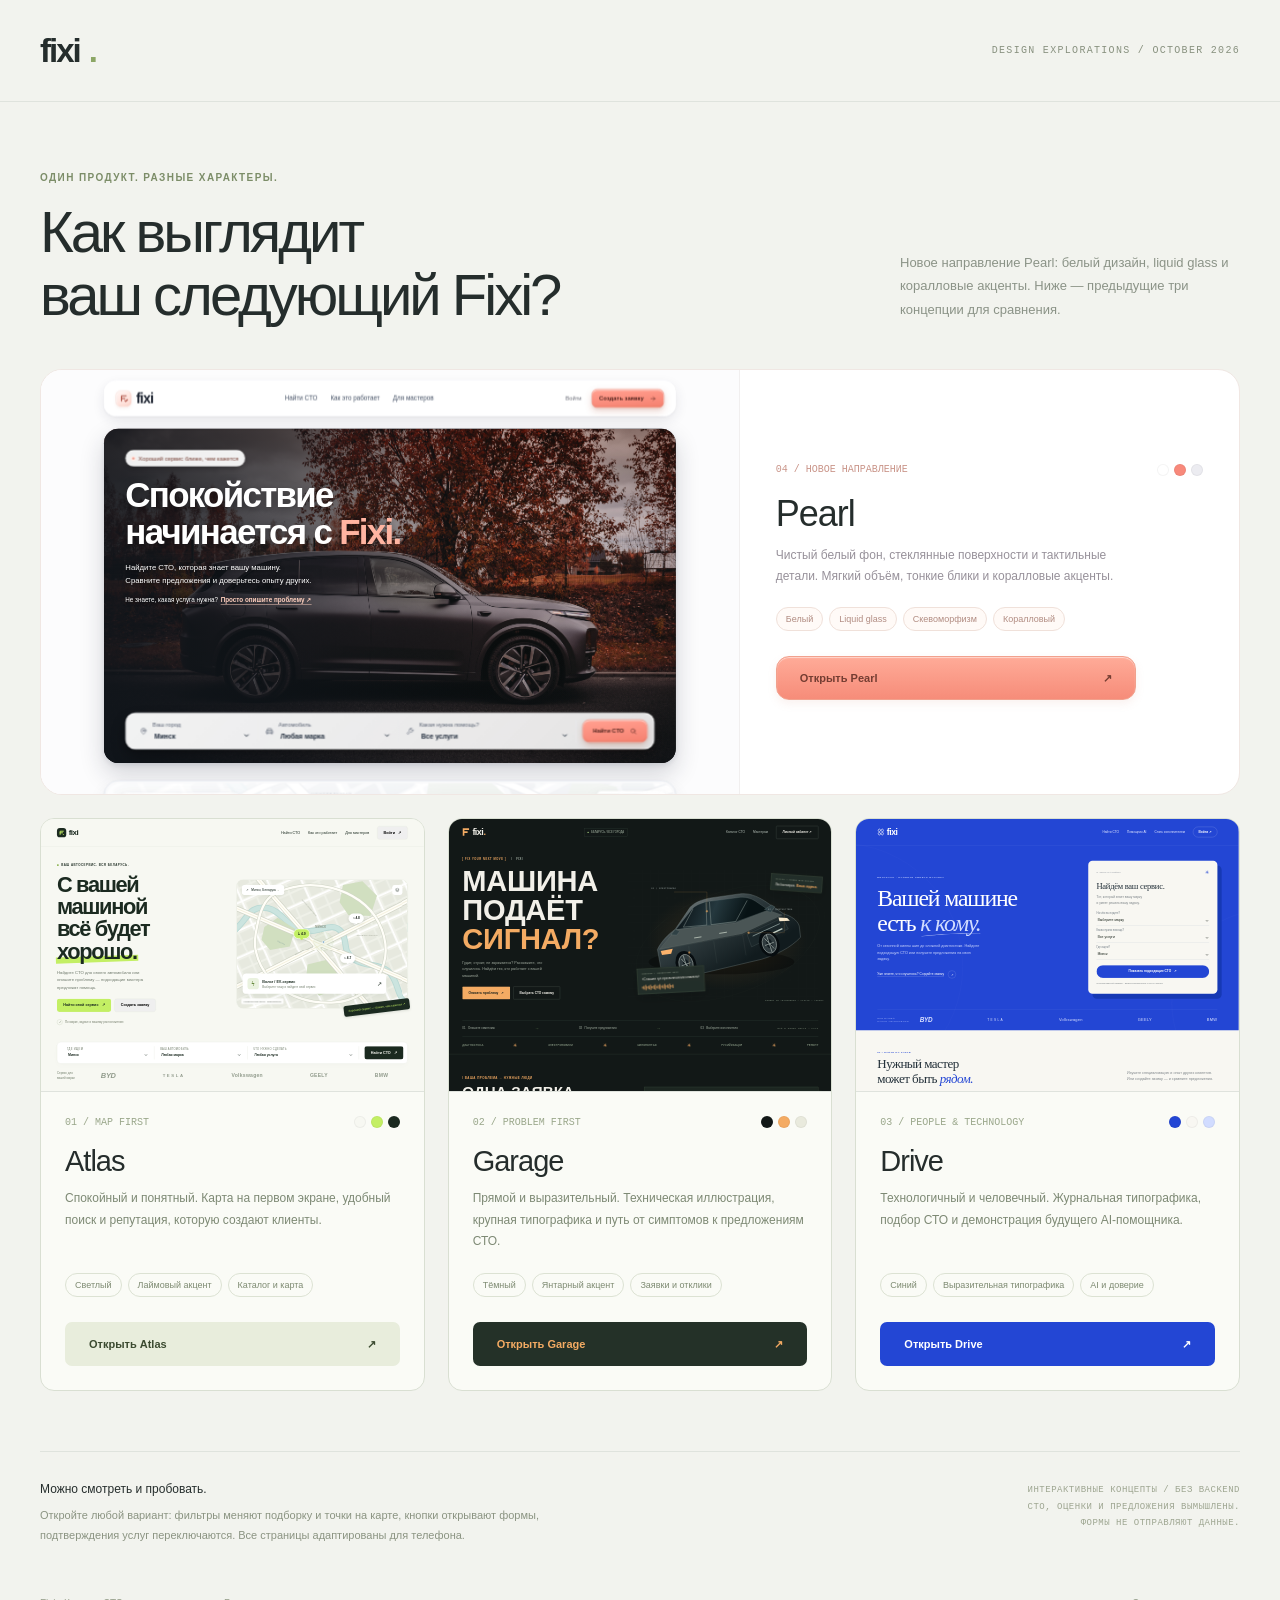
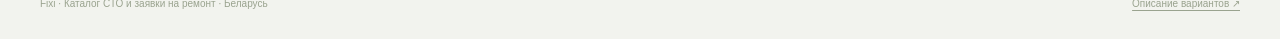
<file: landing-pages/index.html>
<!doctype html>
<html lang="ru">
<head>
  <meta charset="utf-8"><meta name="viewport" content="width=device-width,initial-scale=1">
  <meta name="description" content="Четыре направления дизайна Fixi: Pearl, Atlas, Garage и Drive. Белый дизайн, liquid glass и коралловые акценты в новом варианте Pearl.">
  <title>Fixi — варианты дизайна</title>
  <link rel="stylesheet" href="assets/common.css">
  <style>
    :root{--ink:#252d2c;--muted:#7c8481;--accent:#bfea70;--line:#dfe3dd}body{font-family:Arial,Helvetica,sans-serif;background:#f2f3ee;color:var(--ink)}.wrap{width:min(1400px,calc(100% - 80px))}header{padding:34px 0;border-bottom:1px solid var(--line)}.brand{font-size:33px;letter-spacing:-2px}.brand span{color:#8ca665}.top-label{font-family:'Courier New',monospace;font-size:10px;letter-spacing:1.3px;color:#88917f}.intro{padding:70px 0 43px;display:flex;justify-content:space-between;gap:40px;align-items:end}.eyebrow{font-size:10px;color:#7c8d68;letter-spacing:1.4px}.intro h1{font-size:58px;font-weight:500;letter-spacing:-3px;line-height:1.08;margin:18px 0 0}.intro p{font-size:13px;color:#8b9387;line-height:1.8;max-width:340px;margin:0 0 5px}.concepts{display:grid;grid-template-columns:repeat(3,1fr);gap:23px;padding-bottom:60px}.concept{min-width:0;border:1px solid #d9dfd2;border-radius:14px;overflow:hidden;background:#fafbf6;transition:transform .25s,box-shadow .25s}.concept:hover{transform:translateY(-6px);box-shadow:0 15px 35px #23371c09}.preview{display:block;position:relative;width:100%;aspect-ratio:1.4;overflow:hidden;border-bottom:1px solid var(--line);background:#e9ede1;isolation:isolate}.preview:after{content:"Открыть концепцию ↗";position:absolute;bottom:17px;left:50%;transform:translate(-50%,10px);background:#1b261fe8;color:#edf3e7;border-radius:25px;padding:11px 19px;font-size:10px;opacity:0;transition:opacity .2s,transform .2s;white-space:nowrap}.concept:hover .preview:after,.preview:focus-visible:after{opacity:1;transform:translate(-50%,0)}.preview iframe{width:1440px;height:1100px;border:0;transform-origin:0 0;transform:scale(var(--scale,.27));pointer-events:none;position:absolute;left:0;top:0}.concept-info{padding:24px}.concept-top{display:flex;align-items:center;justify-content:space-between}.concept-top .number{font-family:'Courier New',monospace;color:#9aa78b;font-size:10px}.palette{display:flex;gap:5px}.palette span{width:12px;height:12px;border-radius:50%;border:1px solid #0000000b}.concept-info h2{font-size:29px;letter-spacing:-1px;font-weight:500;margin:17px 0 10px}.concept-info>p{font-size:12px;color:#7d8974;line-height:1.8;min-height:66px;margin:0 0 19px}.concept-tags{display:flex;gap:6px;flex-wrap:wrap}.concept-tags span{border:1px solid #dce2d3;padding:6px 9px;border-radius:20px;font-size:9px;color:#7e8b72}.concept-info>.button{margin-top:25px;min-height:44px;width:100%;background:#e8eddc;color:#3b4a30;border-radius:7px;font-size:11px;justify-content:space-between}.concept:nth-child(2) .concept-info>.button{background:#243128;color:#f4ab63}.concept:nth-child(3) .concept-info>.button{background:#2346d4;color:white}.notes{border-top:1px solid var(--line);padding:30px 0;display:flex;justify-content:space-between;gap:30px}.notes>div{max-width:540px}.notes h3{font-size:12px;font-weight:500;margin:0 0 10px}.notes p{font-size:11px;color:#8b9482;line-height:1.8;margin:0}.notes .file-note{font-family:'Courier New',monospace;color:#9da590;font-size:9px;letter-spacing:.5px;text-align:right;max-width:360px}footer{padding:22px 0 30px;font-size:10px;color:#9aa38f}.footer-inner{display:flex;justify-content:space-between;gap:20px}.footer-inner a{text-decoration:underline;text-underline-offset:3px}
    @media(max-width:1000px){.wrap{width:calc(100% - 48px)}.concepts{gap:14px}.concept-info{padding:19px}.intro h1{font-size:49px}.intro p{max-width:280px;font-size:12px}.concept-info h2{font-size:25px}.concept-info>p{font-size:11px;min-height:80px}.concept-tags{gap:5px}.concept-tags span{font-size:8px}}
    @media(max-width:760px){.intro{display:block;padding-top:45px}.intro h1{font-size:46px}.intro p{margin-top:23px;max-width:450px}.concepts{grid-template-columns:1fr;gap:27px}.concept{max-width:620px;width:100%;justify-self:center}.concept-info{padding:25px}.concept-info h2{font-size:29px}.concept-info>p{min-height:0;font-size:12px}.concept-tags span{font-size:9px}.notes{display:block}.notes .file-note{text-align:left;max-width:none;margin-top:20px}.top-label{font-size:8px}.wrap{width:calc(100% - 36px)}.footer-inner{flex-wrap:wrap}.intro h1{letter-spacing:-2px}}
    .featured-concept{grid-column:1/-1;display:grid;grid-template-columns:1.4fr 1fr;background:#fff;border-color:#f0e7e3;border-radius:22px}.featured-concept .preview{aspect-ratio:1.65;border-bottom:0;border-right:1px solid #f1efef;background:#fcfcfd}.featured-concept .concept-info{padding:36px;align-self:center}.featured-concept .concept-info>p{min-height:0;max-width:360px;color:#97919a}.featured-concept .concept-top .number{color:#c99488}.featured-concept .concept-info>.button{max-width:360px;background:linear-gradient(#ffab98,#f68c79);border:1px solid #f1a18d;box-shadow:inset 0 1px 1px #fff8,0 4px 9px #d99b8520;color:#743d32;border-radius:13px}.featured-concept .concept-info h2{font-size:36px}.featured-concept .concept-tags span{color:#b18c82;border-color:#f0e1da;background:#fffaf7}.concept .concept-info>.button[href='02-garage.html']{background:#243128;color:#f4ab63}.concept .concept-info>.button[href='03-drive.html']{background:#2346d4;color:white}.concept .concept-info>.button[href='01-atlas.html']{background:#e8eddc;color:#3b4a30}
    @media(max-width:1000px){.featured-concept .concept-info{padding:27px}.featured-concept .concept-info h2{font-size:30px}}
    @media(max-width:760px){.featured-concept{display:block}.featured-concept .preview{aspect-ratio:1.4;border-right:0;border-bottom:1px solid #f1efef}.featured-concept .concept-info{padding:25px}.featured-concept .concept-info>.button{max-width:none}}
  </style>
</head>
<body>
  <header><div class="wrap row between"><a class="brand" href="index.html">fixi<span>.</span></a><span class="top-label">DESIGN EXPLORATIONS / OCTOBER 2026</span></div></header>
  <main class="wrap"><section class="intro"><div><div class="eyebrow">Один продукт. Разные характеры.</div><h1>Как выглядит<br>ваш следующий Fixi?</h1></div><p>Новое направление Pearl: белый дизайн, liquid glass и коралловые акценты. Ниже — предыдущие три концепции для сравнения.</p></section><section class="concepts" aria-label="Варианты лендингов">
    <article class="concept featured-concept"><a class="preview" href="04-pearl.html" aria-label="Открыть белый лендинг Pearl"><iframe src="04-pearl.html" title="Предпросмотр Pearl" tabindex="-1" aria-hidden="true" loading="lazy"></iframe></a><div class="concept-info"><div class="concept-top"><span class="number">04 / НОВОЕ НАПРАВЛЕНИЕ</span><div class="palette" aria-hidden="true"><span style="background:#fff"></span><span style="background:#f8897b"></span><span style="background:#ececf1"></span></div></div><h2>Pearl</h2><p>Чистый белый фон, стеклянные поверхности и тактильные детали. Мягкий объём, тонкие блики и коралловые акценты.</p><div class="concept-tags"><span>Белый</span><span>Liquid glass</span><span>Скевоморфизм</span><span>Коралловый</span></div><a class="button" href="04-pearl.html">Открыть Pearl <span aria-hidden="true">↗</span></a></div></article>
    <article class="concept"><a class="preview" href="01-atlas.html" aria-label="Открыть светлый лендинг Atlas"><iframe src="01-atlas.html" title="Предпросмотр Atlas" tabindex="-1" aria-hidden="true" loading="lazy"></iframe></a><div class="concept-info"><div class="concept-top"><span class="number">01 / MAP FIRST</span><div class="palette" aria-hidden="true"><span style="background:#f7f8f2"></span><span style="background:#c3ef64"></span><span style="background:#1b2a20"></span></div></div><h2>Atlas</h2><p>Спокойный и понятный. Карта на первом экране, удобный поиск и репутация, которую создают клиенты.</p><div class="concept-tags"><span>Светлый</span><span>Лаймовый акцент</span><span>Каталог и карта</span></div><a class="button" href="01-atlas.html">Открыть Atlas <span aria-hidden="true">↗</span></a></div></article>
    <article class="concept"><a class="preview" href="02-garage.html" aria-label="Открыть тёмный лендинг Garage"><iframe src="02-garage.html" title="Предпросмотр Garage" tabindex="-1" aria-hidden="true" loading="lazy"></iframe></a><div class="concept-info"><div class="concept-top"><span class="number">02 / PROBLEM FIRST</span><div class="palette" aria-hidden="true"><span style="background:#121817"></span><span style="background:#f4ab63"></span><span style="background:#e9eadd"></span></div></div><h2>Garage</h2><p>Прямой и выразительный. Техническая иллюстрация, крупная типографика и путь от симптомов к предложениям СТО.</p><div class="concept-tags"><span>Тёмный</span><span>Янтарный акцент</span><span>Заявки и отклики</span></div><a class="button" href="02-garage.html">Открыть Garage <span aria-hidden="true">↗</span></a></div></article>
    <article class="concept"><a class="preview" href="03-drive.html" aria-label="Открыть синий лендинг Drive"><iframe src="03-drive.html" title="Предпросмотр Drive" tabindex="-1" aria-hidden="true" loading="lazy"></iframe></a><div class="concept-info"><div class="concept-top"><span class="number">03 / PEOPLE & TECHNOLOGY</span><div class="palette" aria-hidden="true"><span style="background:#2346d4"></span><span style="background:#f8f7f2"></span><span style="background:#d1dcff"></span></div></div><h2>Drive</h2><p>Технологичный и человечный. Журнальная типографика, подбор СТО и демонстрация будущего AI-помощника.</p><div class="concept-tags"><span>Синий</span><span>Выразительная типографика</span><span>AI и доверие</span></div><a class="button" href="03-drive.html">Открыть Drive <span aria-hidden="true">↗</span></a></div></article>
  </section><section class="notes"><div><h3>Можно смотреть и пробовать.</h3><p>Откройте любой вариант: фильтры меняют подборку и точки на карте, кнопки открывают формы, подтверждения услуг переключаются. Все страницы адаптированы для телефона.</p></div><p class="file-note">ИНТЕРАКТИВНЫЕ КОНЦЕПТЫ / БЕЗ BACKEND<br>СТО, ОЦЕНКИ И ПРЕДЛОЖЕНИЯ ВЫМЫШЛЕНЫ.<br>ФОРМЫ НЕ ОТПРАВЛЯЮТ ДАННЫЕ.</p></section></main>
  <footer><div class="wrap footer-inner"><span>Fixi · Каталог СТО и заявки на ремонт · Беларусь</span><a href="README.md">Описание вариантов ↗</a></div></footer>
  <script>
    const previews = document.querySelectorAll('.preview');
    const resize = new ResizeObserver(entries => entries.forEach(entry => entry.target.style.setProperty('--scale', entry.contentRect.width / 1440)));
    previews.forEach(preview => resize.observe(preview));
  </script>
</body>
</html>
</file>
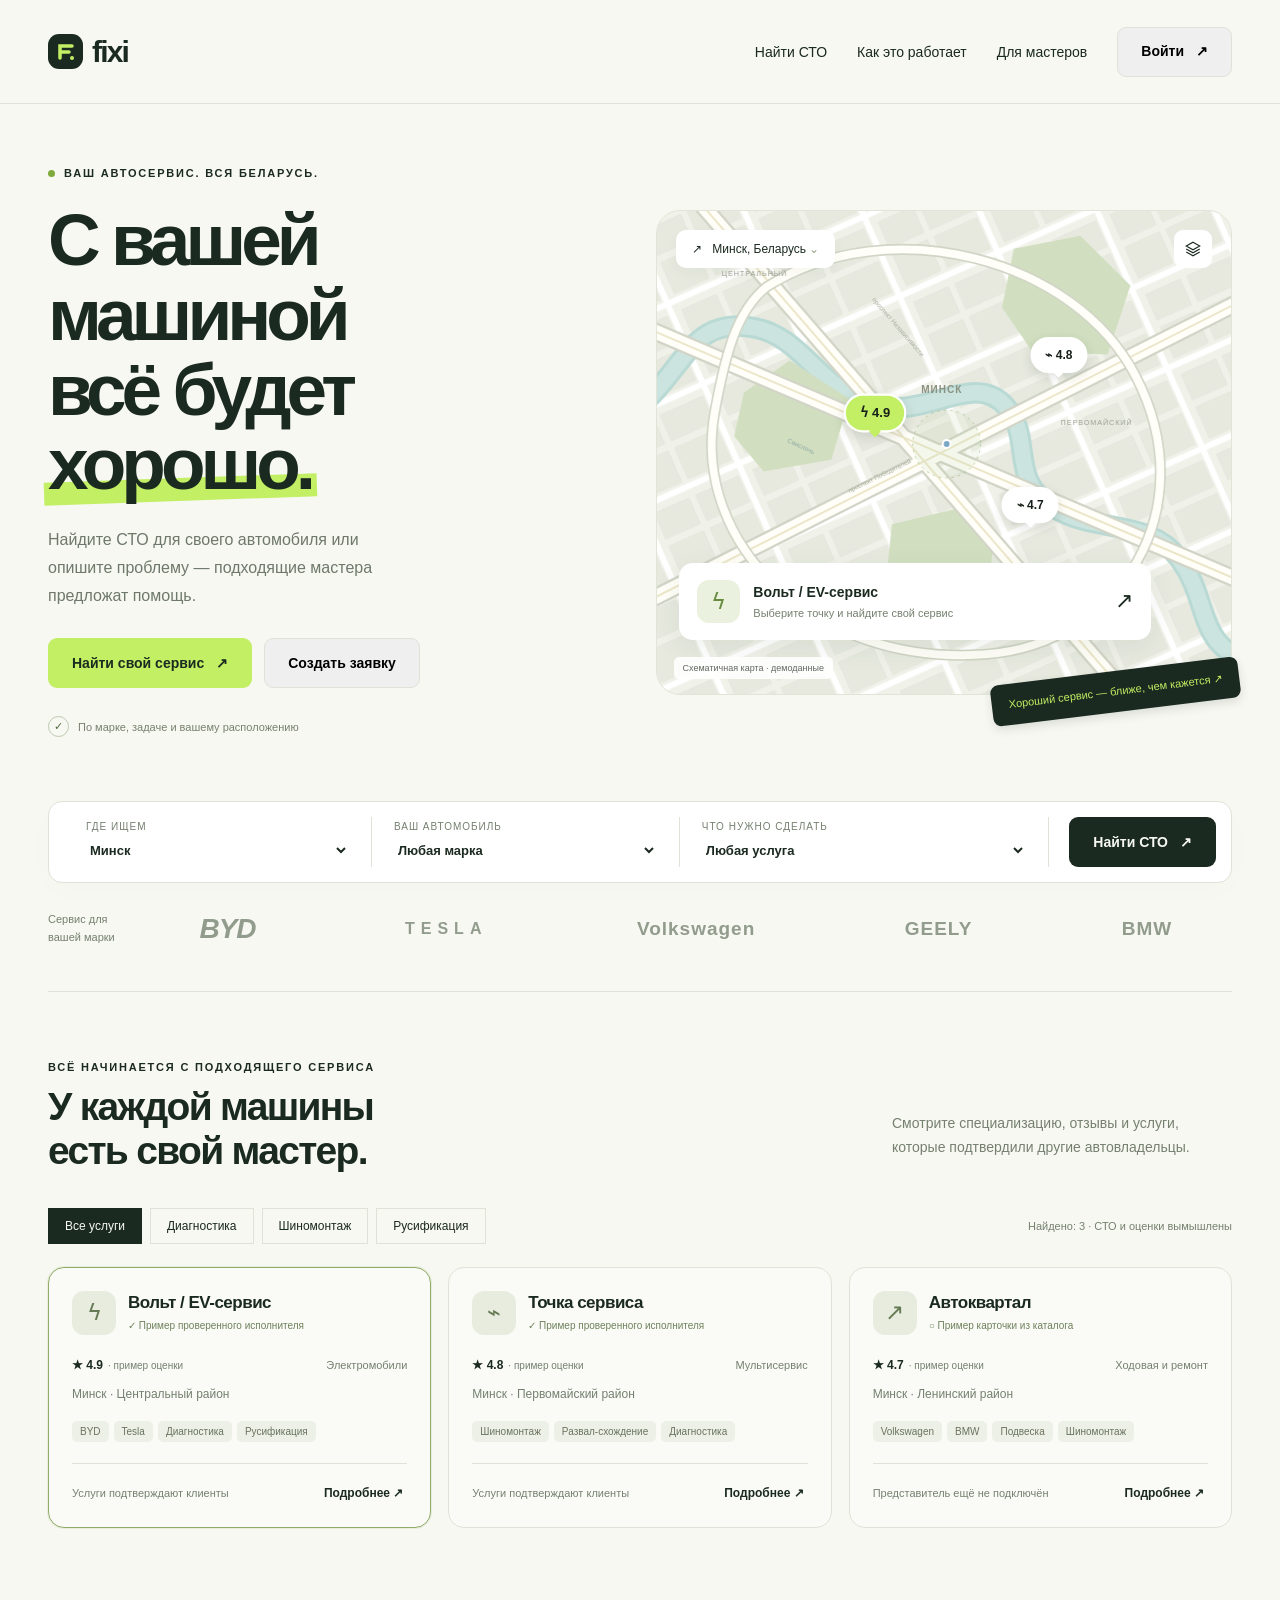
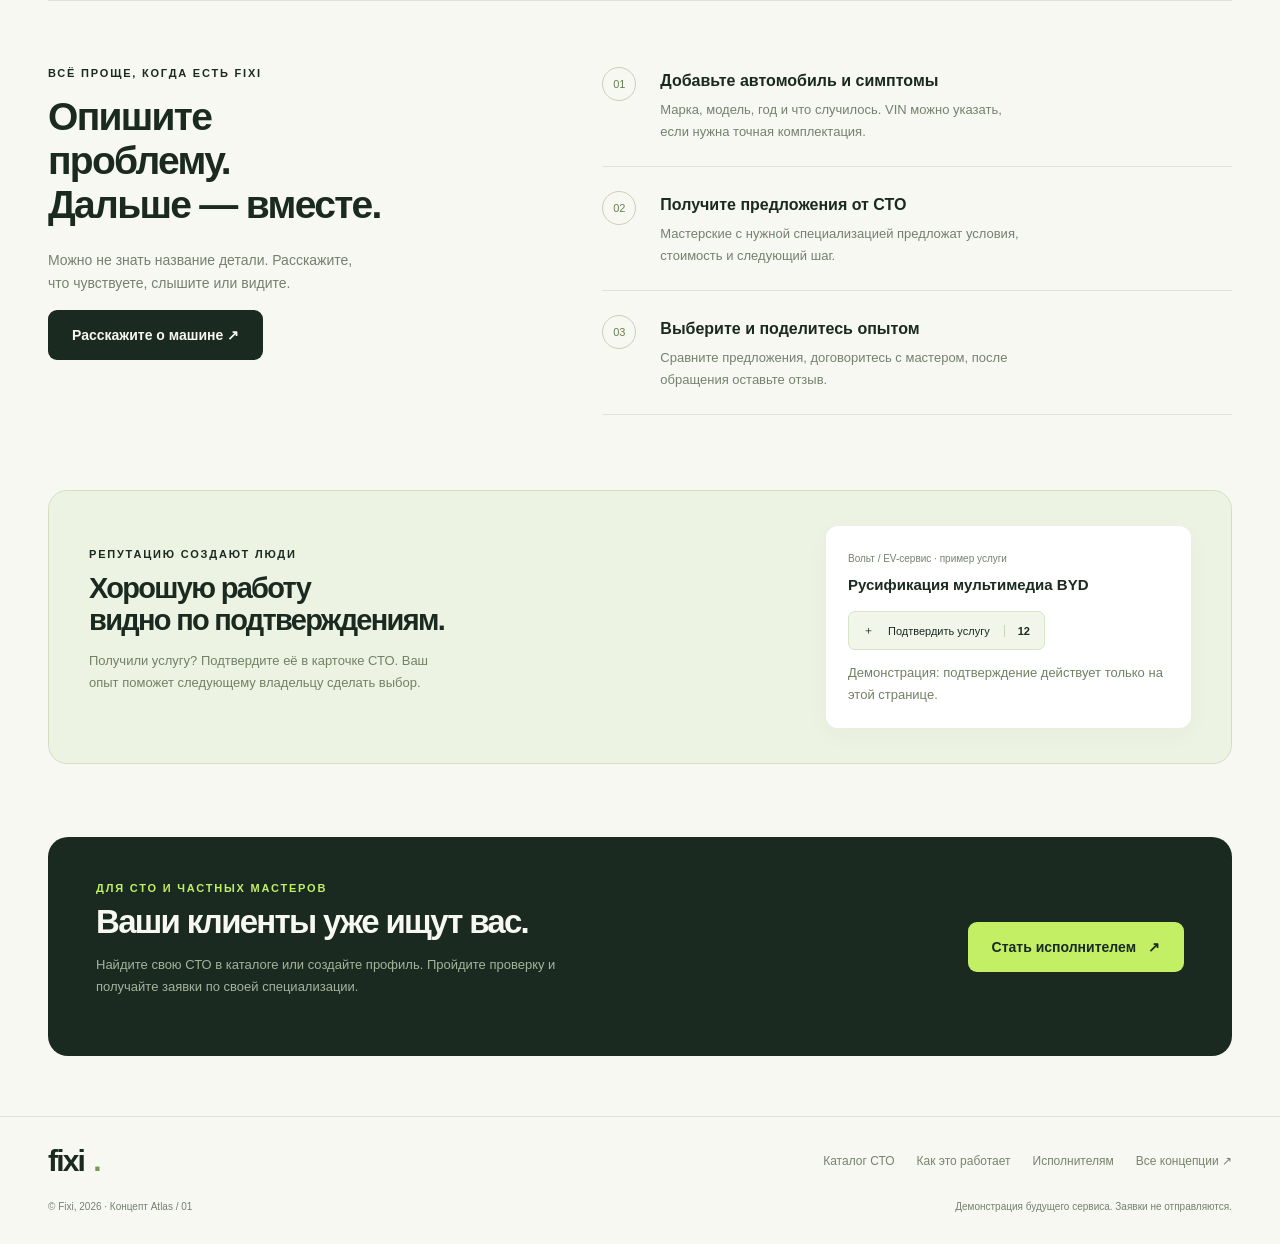
<file: landing-pages/01-atlas.html>
<!doctype html>
<html lang="ru">
<head>
  <meta charset="utf-8"><meta name="viewport" content="width=device-width,initial-scale=1">
  <meta name="description" content="Концепт Fixi Atlas: каталог СТО по Беларуси, карта, услуги и заявки на ремонт.">
  <meta name="theme-color" content="#f7f8f2"><title>Fixi Atlas — ваш сервис рядом</title>
  <link rel="stylesheet" href="assets/common.css">
  <style>
    :root{--paper:#f7f8f2;--ink:#1b2a20;--muted:#75806f;--accent:#c3ef64;--line:#dfe3d7;--hover:#eaf0dd}body{background:var(--paper);color:var(--ink);font-family:Arial,Helvetica,sans-serif}header{height:104px;border-bottom:1px solid var(--line)}.brand-mark{background:var(--ink);color:var(--accent);width:35px;height:35px;border-radius:11px;display:grid;place-items:center}.brand-mark svg{width:24px;height:24px}.header-actions{gap:20px}.button{border-radius:9px}.button.primary{background:var(--accent);color:var(--ink)}.button.dark{background:var(--ink);color:var(--paper)}.button.outline{border-color:var(--line)}.hero{display:grid;grid-template-columns:1fr 1.02fr;gap:44px;align-items:center;padding:63px 0 64px}.hero h1{font-size:clamp(58px,5.7vw,86px);line-height:1.025;letter-spacing:-5px;margin:24px 0}.hero h1 span{position:relative;display:inline-block;z-index:0}.hero h1 span:after{content:"";position:absolute;bottom:1px;left:-4px;right:-6px;height:23px;background:var(--accent);z-index:-1;transform:rotate(-2deg)}.hero-copy>p{max-width:360px;font-size:16px;line-height:1.75;color:#6e786b}.hero-actions{gap:12px;margin:28px 0}.hero-footnote{display:flex;gap:9px;align-items:center;font-size:11px;color:#78816f}.small-symbol{width:21px;height:21px;border:1px solid #bdc9b0;border-radius:50%;display:grid;place-items:center;color:#526d43}.map-frame{height:485px;position:relative;border:1px solid #e1e5d8;border-radius:24px;background:#ecf0e5;isolation:isolate}.map-frame:before{content:"";position:absolute;inset:0;border-radius:23px;background:url('assets/minsk-map.svg') center/cover;z-index:-1}.map-toolbar{position:absolute;top:19px;left:19px;right:19px;display:flex;justify-content:space-between;align-items:center;gap:8px}.map-city{background:#fff;padding:12px 16px;border-radius:10px;font-size:12px;box-shadow:0 5px 15px #23412309}.map-layer{border:0;width:38px;height:38px;background:#fff;border-radius:9px;display:grid;place-items:center}.map-layer svg{width:18px;height:18px}.map-active{position:absolute;left:22px;right:80px;bottom:54px;background:#fff;border-radius:14px;padding:17px 18px;box-shadow:0 8px 28px #2b442313;display:flex;gap:13px;align-items:center}.station-icon{width:43px;height:43px;background:#eaf2df;border-radius:12px;display:grid;place-items:center;color:#698b40;font-size:23px;flex-shrink:0}.map-active strong{font-size:14px}.map-active p{font-size:11px;margin:6px 0 0;color:var(--muted)}.map-active .chevron{margin-left:auto;font-size:22px}.map-sticker{position:absolute;bottom:-18px;right:-9px;transform:rotate(-7deg);padding:14px 17px;background:var(--ink);color:var(--accent);font-size:11px;border-radius:8px;box-shadow:0 4px 10px #172b1920}.search-bar{background:white;border:1px solid var(--line);border-radius:14px;padding:15px;display:grid;grid-template-columns:1fr 1fr 1.2fr auto;gap:0;box-shadow:0 8px 30px #1a2c1c04}.search-part{padding:4px 22px;border-right:1px solid var(--line)}.search-part label{display:block;font-size:10px;text-transform:uppercase;letter-spacing:1px;color:var(--muted);margin-bottom:8px}.search-part select{width:100%;border:0;background:none;color:var(--ink);font-weight:600;font-size:13px;min-height:20px}.search-bar>.button{margin-left:20px;min-width:145px}.brand-strip{padding:28px 0 45px;display:flex;align-items:center;justify-content:space-between;gap:25px;border-bottom:1px solid var(--line)}.brand-strip>span{font-size:11px;color:var(--muted);max-width:110px;line-height:1.6}.car-brands{display:flex;align-items:center;justify-content:space-around;flex:1;gap:30px;font-size:19px;font-weight:750;letter-spacing:1px;color:#929c8d}.car-brands .byd{font-style:italic;letter-spacing:-1px;font-size:28px}.car-brands .tesla{font-size:16px;letter-spacing:6px}.catalog{padding:69px 0 72px}h2{font-size:39px;line-height:1.12;letter-spacing:-1.7px}.catalog-topline{margin:0 0 23px;gap:20px;flex-wrap:wrap}.catalog-topline>.demo-note{margin:0}.station-grid{display:grid;grid-template-columns:repeat(3,1fr);gap:17px}.station-card{padding:23px;border:1px solid var(--line);border-radius:16px;background:#fafbf7;position:relative}.station-card.is-selected{border-color:#91ab68;box-shadow:0 0 0 1px #91ab6825}.station-top{display:flex;align-items:center;gap:12px;margin-bottom:22px}.station-top .station-icon{background:#e7ecdf;width:44px;height:44px;color:#657a53}.station-card h3{font-size:17px;letter-spacing:-.5px}.station-card .verified{color:#6e815b;margin-top:7px}.station-card>.row{gap:10px}.station-card .rating{font-weight:700}.station-card .rating span{font-weight:400;color:var(--muted);font-size:10px}.station-card .address{font-size:12px;color:var(--muted);margin:12px 0 18px}.tags span{background:#edf0e6;color:#69745f;border-radius:5px}.card-bottom{border-top:1px solid var(--line);padding-top:18px;margin-top:21px;display:flex;justify-content:space-between;align-items:center}.card-bottom span{font-size:11px;color:var(--muted)}.card-bottom button{border:0;background:none;color:var(--ink);font-size:12px;font-weight:650;padding:4px}.steps-section{border-top:1px solid var(--line);padding:66px 0 75px;display:grid;grid-template-columns:1fr 1.3fr;gap:70px}.steps-section h2{max-width:350px;margin:16px 0 22px}.steps-section>div>p{font-size:14px;line-height:1.7;max-width:310px}.step{display:grid;grid-template-columns:40px 1fr;gap:18px;padding:24px 0;border-bottom:1px solid var(--line)}.step:first-child{padding-top:0}.step-number{width:34px;height:34px;border:1px solid #c6d2b6;border-radius:50%;display:grid;place-items:center;font-size:11px;color:#698052}.step h3{font-size:16px;margin:5px 0 9px}.step p{color:var(--muted);font-size:13px;line-height:1.65;margin:0;max-width:370px}.trust{padding:35px 40px;border:1px solid #d4dfc2;border-radius:19px;display:grid;grid-template-columns:1fr 1fr;gap:60px;background:#edf3e3;align-items:center;margin-bottom:73px}.trust h2{font-size:29px;max-width:380px;margin:12px 0}.trust p{font-size:13px;line-height:1.7;max-width:370px;color:#728064}.endorsement{background:white;border-radius:12px;padding:22px;max-width:365px;margin-left:auto;box-shadow:0 7px 25px #33441f08}.endorsement .label{font-size:10px;color:var(--muted)}.endorsement h3{font-size:15px;margin:10px 0 18px}.endorse-button{display:flex;gap:14px;align-items:center;border:1px solid #d8e4c7;background:#f2f6ea;color:var(--ink);padding:11px 14px;border-radius:7px;font-size:11px}.endorse-button.is-endorsed{background:var(--accent);border-color:#b3dc5e}.endorse-button strong{border-left:1px solid #c8d6b5;padding-left:13px}.endorsement>.demo-note{margin:12px 0 0}.provider{background:var(--ink);color:var(--paper);padding:45px 48px;border-radius:20px;display:flex;justify-content:space-between;align-items:center;gap:30px;margin-bottom:60px}.provider h2{font-size:33px;margin:10px 0 12px}.provider p{font-size:13px;color:#a3b39b;max-width:480px;line-height:1.7}.provider .eyebrow{color:var(--accent)}footer{border-top:1px solid var(--line);padding:29px 0 32px}.footer-main{gap:20px}.footer-bottom{margin-top:25px;gap:20px}.footer-bottom p{font-size:10px;color:var(--muted);margin:0}.footer-links{color:#78836f}.concept-link{color:#75816b}
    @media(max-width:1100px){.hero{gap:25px}.hero h1{font-size:67px;letter-spacing:-4px}.map-frame{height:450px}.search-part{padding:4px 13px}.search-bar>.button{min-width:120px;margin-left:12px}.station-card{padding:19px}.steps-section{gap:35px}.trust{gap:30px}.provider{padding:35px}.car-brands{gap:18px;font-size:15px}}
    @media(max-width:800px){.hero{grid-template-columns:1fr;padding-top:40px;gap:32px}.hero h1{font-size:76px}.hero-copy{max-width:620px}.hero-copy>p{max-width:430px}.map-frame{height:430px}.search-bar{grid-template-columns:1fr 1fr;gap:18px}.search-part{border:0}.search-bar>.button{margin:0}.brand-strip{gap:20px}.car-brands{flex-wrap:wrap;gap:20px}.station-grid{grid-template-columns:1fr}.station-card{padding:22px}.station-top{margin-bottom:15px}.steps-section{grid-template-columns:1fr;gap:30px}.steps-section h2{max-width:460px}.trust{grid-template-columns:1fr;gap:20px}.endorsement{max-width:none;width:100%}.provider{display:block}.provider .button{margin-top:15px}.footer-main,.footer-bottom{align-items:start;gap:25px;flex-wrap:wrap}}
    @media(max-width:450px){header{height:80px}.hero h1{font-size:58px;letter-spacing:-3.5px}.hero-copy>p{font-size:14px}.hero-actions{flex-wrap:wrap}.map-frame{height:370px}.map-active{right:22px;bottom:42px}.map-sticker{right:0}.search-bar{padding:17px 10px;gap:20px 8px}.search-part{padding:0 8px}.search-bar>.button{font-size:12px}.brand-strip{align-items:start}.car-brands{gap:18px;font-size:12px}.car-brands .tesla{font-size:12px;letter-spacing:3px}.car-brands .byd{font-size:21px}h2{font-size:32px}.catalog{padding-top:50px}.trust{padding:25px}.provider{padding:28px}.provider h2{font-size:29px}.map-toolbar{left:13px;right:13px}.map-city{font-size:11px}}
  </style>
  <script src="assets/demo.js" defer></script>
</head>
<body>
  <header><div class="wrap row between" style="height:100%"><a class="brand" href="01-atlas.html" aria-label="Fixi — главная"><span class="brand-mark"><svg viewBox="0 0 24 24" fill="none" aria-hidden="true"><path d="M6 18V6h12M6 12h9" stroke="currentColor" stroke-width="3.5" stroke-linecap="round"/><circle cx="18" cy="18" r="2" fill="currentColor"/></svg></span>fixi</a><nav class="nav-links" aria-label="Главная навигация"><a href="#catalog">Найти СТО</a><a href="#how">Как это работает</a><a href="#partners" class="optional">Для мастеров</a><button class="button outline" data-dialog="login">Войти <span aria-hidden="true">↗</span></button></nav></div></header>
  <main>
    <section class="hero wrap">
      <div class="hero-copy"><div class="eyebrow"><span class="live-dot" style="color:#7eaa3c"></span>Ваш автосервис. Вся Беларусь.</div><h1>С вашей машиной<br>всё будет<br><span>хорошо.</span></h1><p>Найдите СТО для своего автомобиля или опишите проблему — подходящие мастера предложат помощь.</p><div class="row hero-actions"><a class="button primary" href="#catalog">Найти свой сервис <span class="arrow-line" aria-hidden="true">↗</span></a><button class="button outline" data-dialog="request">Создать заявку</button></div><div class="hero-footnote"><span class="small-symbol" aria-hidden="true">✓</span>По марке, задаче и вашему расположению</div></div>
      <div class="map-frame" role="group" aria-label="Демонстрационная карта СТО в Минске"><div class="map-toolbar"><div class="map-city">↗ &nbsp; Минск, Беларусь <span style="color:#94a184">⌄</span></div><a class="map-layer" href="#catalog" aria-label="Перейти к списку СТО"><svg viewBox="0 0 24 24" fill="none" stroke="currentColor" stroke-width="1.5" aria-hidden="true"><path d="m12 3 9 5-9 5-9-5 9-5ZM3 12l9 5 9-5M3 16l9 5 9-5"/></svg></a></div><span class="map-label" style="left:46%;top:36%">МИНСК</span><button class="map-pin" data-pin="volt" style="left:38%;top:42%" aria-label="Выбрать СТО Вольт" aria-pressed="false">ϟ 4.9</button><button class="map-pin" data-pin="point" style="left:70%;top:30%" aria-label="Выбрать СТО Точка сервиса" aria-pressed="false">⌁ 4.8</button><button class="map-pin" data-pin="quarter" style="left:65%;top:61%" aria-label="Выбрать СТО Автоквартал" aria-pressed="false">⌁ 4.7</button><div class="map-active"><div class="station-icon" aria-hidden="true">ϟ</div><div><strong data-map-detail>Вольт / EV-сервис</strong><p>Выберите точку и найдите свой сервис</p></div><span class="chevron" aria-hidden="true">↗</span></div><div class="map-legend">Схематичная карта · демоданные</div><div class="map-sticker">Хороший сервис — ближе, чем кажется ↗</div></div>
    </section>
    <div class="wrap"><form class="search-bar" data-search-form aria-label="Подбор СТО"><div class="search-part"><label for="atlas-city">Где ищем</label><select id="atlas-city" name="city"><option>Минск</option><option>Брест</option><option>Витебск</option><option>Гомель</option><option>Гродно</option><option>Могилёв</option></select></div><div class="search-part"><label for="atlas-brand">Ваш автомобиль</label><select id="atlas-brand" name="brand"><option value="all">Любая марка</option><option>BYD</option><option>Tesla</option><option>Volkswagen</option><option>BMW</option></select></div><div class="search-part"><label for="atlas-service">Что нужно сделать</label><select id="atlas-service" name="service"><option value="all">Любая услуга</option><option value="diagnostics">Диагностика</option><option value="tires">Шиномонтаж</option><option value="software">Русификация и прошивки</option></select></div><button class="button dark" type="submit">Найти СТО <span aria-hidden="true">↗</span></button></form><div class="brand-strip"><span>Сервис для<br>вашей марки</span><div class="car-brands" aria-label="Примеры марок автомобилей"><span class="byd">BYD</span><span class="tesla">TESLA</span><span>Volkswagen</span><span>GEELY</span><span>BMW</span></div></div></div>
    <section class="catalog wrap" id="catalog"><div class="section-head"><div><div class="eyebrow">Всё начинается с подходящего сервиса</div><h2>У каждой машины<br>есть свой мастер.</h2></div><p class="muted">Смотрите специализацию, отзывы и услуги, которые подтвердили другие автовладельцы.</p></div><div class="row between catalog-topline"><div class="chips" data-filter-group="service" aria-label="Фильтр по услуге"><button class="chip is-active" data-filter="all" aria-pressed="true">Все услуги</button><button class="chip" data-filter="diagnostics" aria-pressed="false">Диагностика</button><button class="chip" data-filter="tires" aria-pressed="false">Шиномонтаж</button><button class="chip" data-filter="software" aria-pressed="false">Русификация</button></div><p class="demo-note">Найдено: <span data-count>3</span> · СТО и оценки вымышлены</p></div><div class="station-grid">
      <article class="station-card" data-station="volt" data-name="Вольт / EV-сервис" data-services="diagnostics,software" data-brands="BYD,Tesla,Geely" data-city="Минск"><div class="station-top"><div class="station-icon" aria-hidden="true">ϟ</div><div><h3>Вольт / EV-сервис</h3><span class="verified">✓ Пример проверенного исполнителя</span></div></div><div class="row between"><span class="rating">★ 4.9 <span>· пример оценки</span></span><span class="demo-note">Электромобили</span></div><p class="address">Минск · Центральный район</p><div class="tags"><span>BYD</span><span>Tesla</span><span>Диагностика</span><span>Русификация</span></div><div class="card-bottom"><span>Услуги подтверждают клиенты</span><button data-dialog="station" data-name="Вольт / EV-сервис">Подробнее ↗</button></div></article>
      <article class="station-card" data-station="point" data-name="Точка сервиса" data-services="diagnostics,tires" data-brands="BYD,Tesla,Volkswagen,BMW,Geely" data-city="Минск"><div class="station-top"><div class="station-icon" aria-hidden="true">⌁</div><div><h3>Точка сервиса</h3><span class="verified">✓ Пример проверенного исполнителя</span></div></div><div class="row between"><span class="rating">★ 4.8 <span>· пример оценки</span></span><span class="demo-note">Мультисервис</span></div><p class="address">Минск · Первомайский район</p><div class="tags"><span>Шиномонтаж</span><span>Развал-схождение</span><span>Диагностика</span></div><div class="card-bottom"><span>Услуги подтверждают клиенты</span><button data-dialog="station" data-name="Точка сервиса">Подробнее ↗</button></div></article>
      <article class="station-card" data-station="quarter" data-name="Автоквартал" data-services="diagnostics,tires" data-brands="Volkswagen,BMW,Geely" data-city="Минск"><div class="station-top"><div class="station-icon" aria-hidden="true">↗</div><div><h3>Автоквартал</h3><span class="verified">○ Пример карточки из каталога</span></div></div><div class="row between"><span class="rating">★ 4.7 <span>· пример оценки</span></span><span class="demo-note">Ходовая и ремонт</span></div><p class="address">Минск · Ленинский район</p><div class="tags"><span>Volkswagen</span><span>BMW</span><span>Подвеска</span><span>Шиномонтаж</span></div><div class="card-bottom"><span>Представитель ещё не подключён</span><button data-dialog="station" data-name="Автоквартал">Подробнее ↗</button></div></article>
    </div><p class="empty-state" data-empty hidden>В этом демонстрационном наборе нет совпадений. Попробуйте Минск, другую марку или все услуги.</p></section>
    <section class="steps-section wrap" id="how"><div><div class="eyebrow">Всё проще, когда есть Fixi</div><h2>Опишите проблему.<br>Дальше — вместе.</h2><p class="muted">Можно не знать название детали. Расскажите, что чувствуете, слышите или видите.</p><button class="button dark" data-dialog="request">Расскажите о машине ↗</button></div><div><div class="step"><span class="step-number">01</span><div><h3>Добавьте автомобиль и симптомы</h3><p>Марка, модель, год и что случилось. VIN можно указать, если нужна точная комплектация.</p></div></div><div class="step"><span class="step-number">02</span><div><h3>Получите предложения от СТО</h3><p>Мастерские с нужной специализацией предложат условия, стоимость и следующий шаг.</p></div></div><div class="step"><span class="step-number">03</span><div><h3>Выберите и поделитесь опытом</h3><p>Сравните предложения, договоритесь с мастером, после обращения оставьте отзыв.</p></div></div></div></section>
    <section class="trust wrap"><div><div class="eyebrow">Репутацию создают люди</div><h2>Хорошую работу<br>видно по подтверждениям.</h2><p>Получили услугу? Подтвердите её в карточке СТО. Ваш опыт поможет следующему владельцу сделать выбор.</p></div><div class="endorsement"><span class="label">Вольт / EV-сервис · пример услуги</span><h3>Русификация мультимедиа BYD</h3><button class="endorse-button" data-endorse data-initial="12" aria-pressed="false"><span aria-hidden="true">＋</span><span data-endorse-label>Подтвердить услугу</span><strong data-endorse-count>12</strong></button><p class="demo-note">Демонстрация: подтверждение действует только на этой странице.</p></div></section>
    <section class="provider wrap" id="partners"><div><div class="eyebrow">Для СТО и частных мастеров</div><h2>Ваши клиенты уже ищут вас.</h2><p>Найдите свою СТО в каталоге или создайте профиль. Пройдите проверку и получайте заявки по своей специализации.</p></div><button class="button primary" data-dialog="provider">Стать исполнителем <span aria-hidden="true">↗</span></button></section>
  </main>
  <footer><div class="wrap"><div class="row between footer-main"><a class="brand" href="#">fixi<span style="color:#7a985a">.</span></a><div class="footer-links"><a href="#catalog">Каталог СТО</a><a href="#how">Как это работает</a><a href="#partners">Исполнителям</a><a href="index.html">Все концепции ↗</a></div></div><div class="row between footer-bottom"><p>© Fixi, 2026 · Концепт Atlas / 01</p><p>Демонстрация будущего сервиса. Заявки не отправляются.</p></div></div></footer>
</body>
</html>
</file>
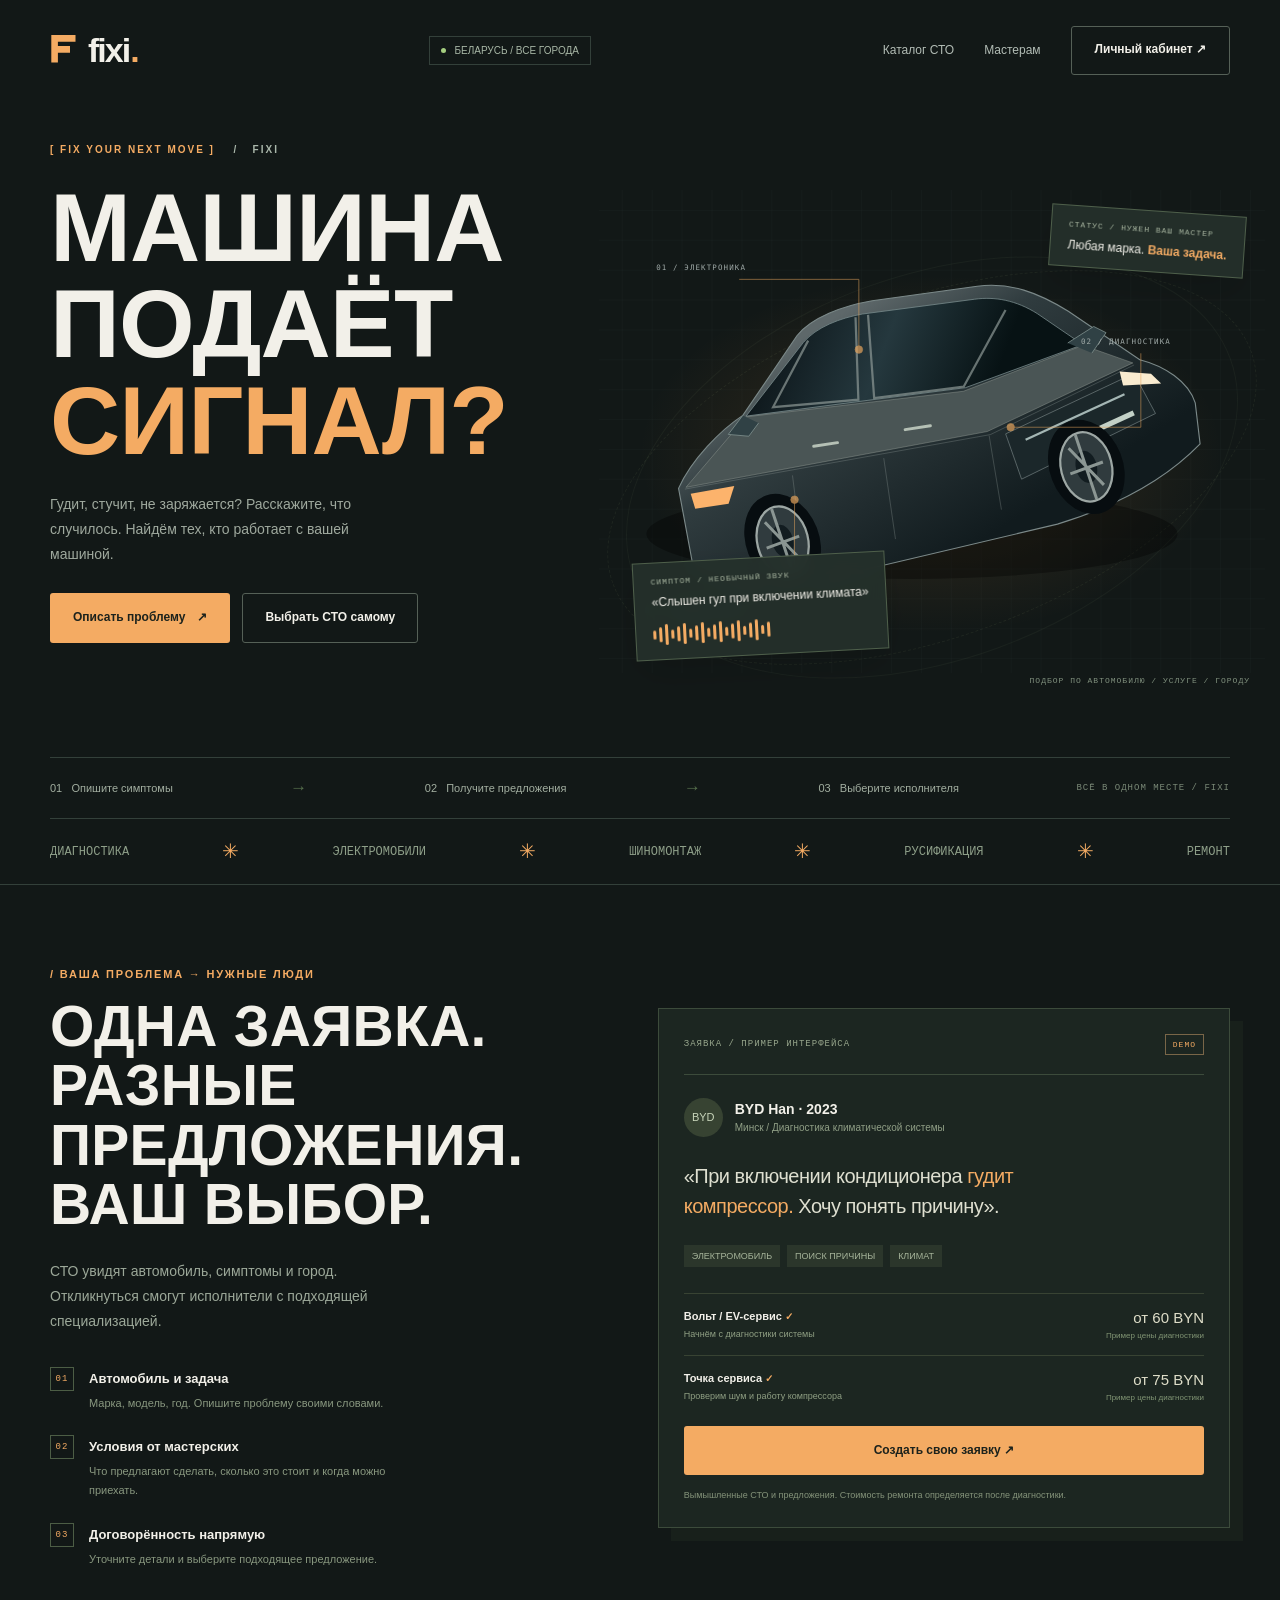
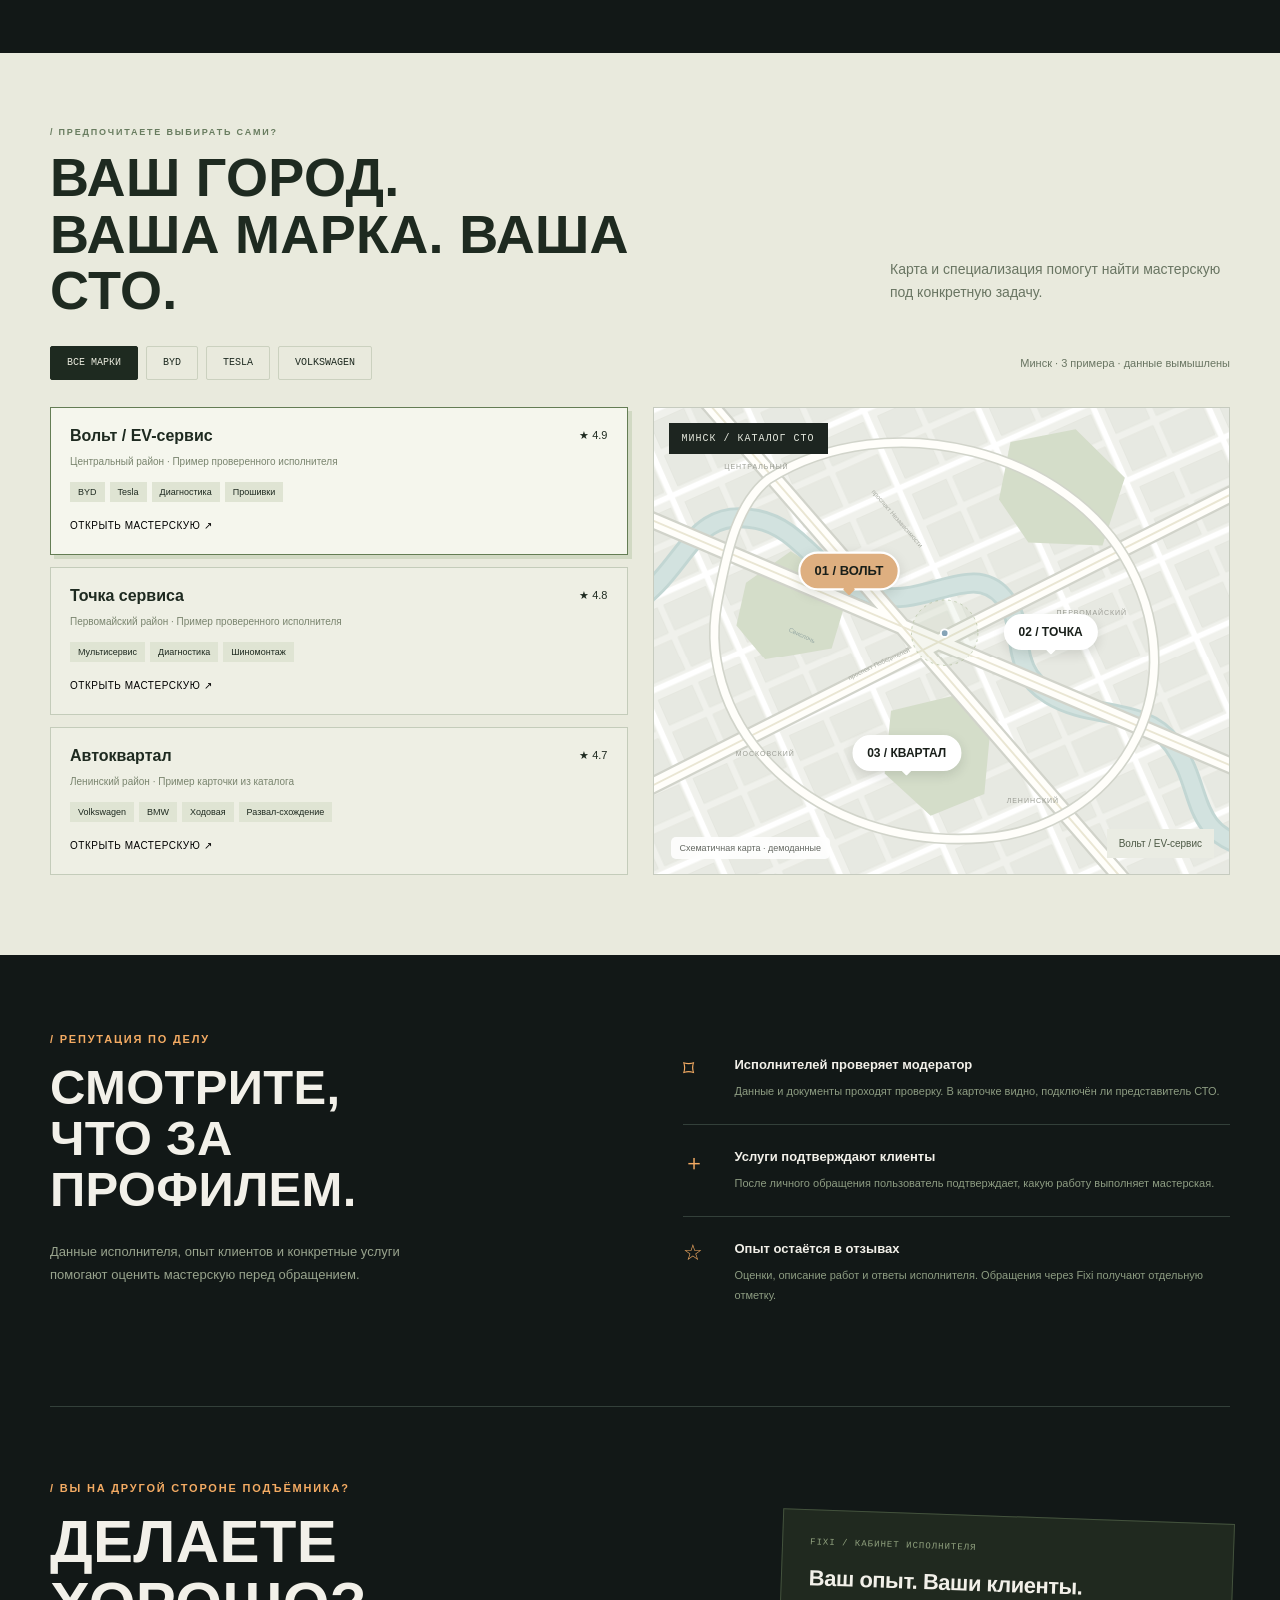
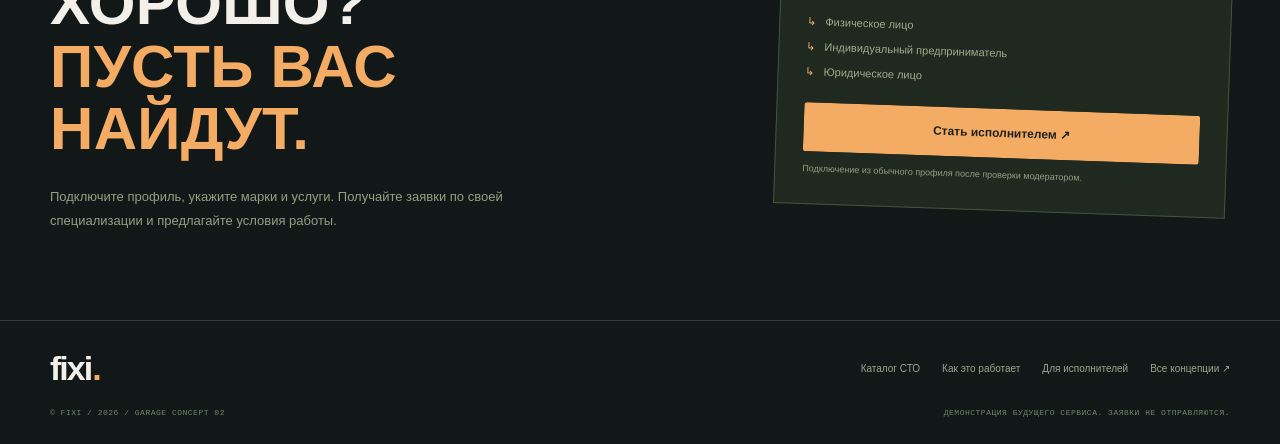
<file: landing-pages/02-garage.html>
<!doctype html>
<html lang="ru">
<head>
  <meta charset="utf-8"><meta name="viewport" content="width=device-width,initial-scale=1">
  <meta name="description" content="Концепт Fixi Garage: опишите неисправность и получите предложения от подходящих СТО Беларуси.">
  <meta name="theme-color" content="#121817"><title>Fixi Garage — найдём, кто починит</title>
  <link rel="stylesheet" href="assets/common.css">
  <style>
    :root{--paper:#121817;--ink:#f2f0e9;--muted:#929d96;--accent:#f4ab63;--line:#33403a;--hover:#29342e}body{font-family:Arial,Helvetica,sans-serif;background:var(--paper);color:var(--ink)}.mono{font-family:'Courier New',monospace;font-size:10px;letter-spacing:1px}.wrap{width:min(1360px,calc(100% - 100px))}header{height:100px}.brand{font-size:34px;letter-spacing:-2px}.brand svg{color:var(--accent);width:29px;height:33px}.brand .brand-period{color:var(--accent);margin-left:-8px}.nav-links{color:#b2bcb5;font-size:12px}.button{border-radius:3px;font-size:12px;min-height:49px}.button.primary{background:var(--accent);color:#1c221c}.button.outline{border-color:#556057;color:var(--ink);background:transparent}.status-tag{border:1px solid var(--line);padding:8px 11px;display:flex;align-items:center;gap:8px;font-size:10px;color:#a8b7a6}.status-tag .live-dot{color:#a5ce80;width:5px;height:5px}.hero{position:relative;padding:44px 0 0;min-height:635px;display:grid;grid-template-columns:1fr 1.15fr;gap:0}.hero .eyebrow{color:#aab7ab;font-size:10px;letter-spacing:2px}.hero h1{font-family:Impact,'Arial Narrow',Arial,sans-serif;font-weight:900;font-size:clamp(79px,7.6vw,116px);letter-spacing:-1px;line-height:.99;margin:25px 0 23px;position:relative;z-index:2}.hero h1 span{color:var(--accent)}.hero-copy>p{color:#9fa99e;line-height:1.8;font-size:14px;max-width:330px}.hero-actions{gap:12px;margin-top:26px;position:relative;z-index:3}.hero-actions .button{padding:16px 22px}.hero-visual{position:relative;align-self:center;height:500px;margin-right:-35px}.car-art{position:absolute;width:117%;max-width:none;left:-10%;top:-18px;height:510px;object-fit:contain}.car-orbit{position:absolute;inset:85px 15px 30px;border:1px solid #52624a22;border-radius:50%;transform:rotate(-20deg)}.car-orbit:after{content:"";position:absolute;inset:22px -23px;border:1px dashed #71805b22;border-radius:50%}.car-note{position:absolute;background:#24302aed;border:1px solid #4e5f4a;padding:14px 17px;backdrop-filter:blur(10px);z-index:2;box-shadow:0 15px 40px #0002}.car-note.top{top:20px;right:20px;transform:rotate(4deg)}.car-note.bottom{bottom:35px;left:35px;transform:rotate(-3deg);min-width:230px}.car-note .mono{font-size:8px;color:#a8b5a0}.car-note p{font-size:12px;margin:9px 0 0}.car-note strong{color:var(--accent)}.car-note .wave{display:flex;align-items:center;gap:3px;margin-top:15px;height:21px}.wave span{width:3px;background:var(--accent);border-radius:2px}.wave span:nth-child(3n){height:21px}.wave span:nth-child(3n + 1){height:9px}.wave span:nth-child(3n + 2){height:15px}.visual-coordinate{position:absolute;bottom:5px;right:15px;font-family:'Courier New',monospace;font-size:8px;letter-spacing:1px;color:#81917f}.hero-bottom{border-top:1px solid var(--line);border-bottom:1px solid var(--line);padding:20px 0;display:flex;justify-content:space-between;gap:20px;align-items:center;margin-top:22px}.hero-bottom span{font-size:11px;color:#a2aea0}.hero-bottom .mono{font-size:9px;color:#798876}.hero-bottom .separator{color:#57704d;font-size:17px}.ticker{overflow:hidden;border-bottom:1px solid var(--line);padding:20px 0}.ticker-inner{display:flex;align-items:center;justify-content:space-between;gap:24px;font-family:'Courier New',monospace;font-size:12px;color:#8e9f89;white-space:nowrap}.ticker-inner .asterisk{color:var(--accent);font-size:20px}.request-section{padding:83px 0 85px;display:grid;grid-template-columns:.95fr 1.05fr;gap:90px}h2{font-family:Impact,'Arial Narrow',Arial,sans-serif;font-size:57px;line-height:1.04;letter-spacing:.3px;font-weight:800;margin:17px 0 25px;text-transform:uppercase}.request-copy>p{color:#9ca899;font-size:14px;line-height:1.8;max-width:350px}.flow-steps{margin-top:32px;display:grid;gap:23px}.flow-step{display:flex;gap:15px;align-items:start}.flow-step .number{width:24px;height:24px;display:grid;place-items:center;border:1px solid #4c5d45;color:var(--accent);font-size:9px;flex-shrink:0}.flow-step h3{font-size:13px;margin:4px 0 8px}.flow-step p{color:#88977f;font-size:11px;line-height:1.7;margin:0;max-width:300px}.order-board{padding:25px;background:#1c2621;border:1px solid #3c4b3b;box-shadow:13px 13px 0 #18201b;align-self:center}.board-top{display:flex;align-items:center;justify-content:space-between;border-bottom:1px solid #3c4b3b;padding-bottom:19px;color:#97a68c;font-size:9px}.board-top .demo-tag{color:var(--accent);border:1px solid #796648;padding:5px 7px;font-size:8px}.request-person{display:flex;align-items:center;gap:12px;padding-top:23px}.avatar{display:grid;place-items:center;width:39px;height:39px;background:#374332;color:#c8d5ba;font-size:11px;border-radius:50%}.request-person h3{font-size:14px;margin:0 0 5px}.request-person p{font-size:10px;margin:0;color:#8f9e85}.request-quote{font-size:20px;line-height:1.5;letter-spacing:-.5px;margin:24px 0;color:#dedfd0;max-width:350px}.request-quote span{color:var(--accent)}.order-meta{display:flex;gap:7px;margin-bottom:26px}.order-meta span{padding:6px 8px;font-size:9px;background:#2b362b;color:#a7b59b}.offer{display:flex;align-items:center;justify-content:space-between;gap:15px;padding:15px 0;border-top:1px solid #384333}.offer .offer-name{font-size:11px;font-weight:600}.offer .offer-name span{color:var(--accent);font-size:10px}.offer p{font-size:9px;margin:7px 0 0;color:#8f9f83}.offer-price{text-align:right;font-size:15px;color:#dfdec9}.offer-price small{display:block;font-size:8px;color:#819574;margin-top:5px;font-weight:400}.order-board>.button{width:100%;margin-top:9px}.order-board>.demo-note{font-size:9px;margin:14px 0 0;color:#84937a}.catalog-section{background:#e9eadd;color:#1e2a20;padding:74px 0 80px;--muted:#697562;--line:#cbd1bf;--ink:#1e2a20;--paper:#e9eadd;--hover:#dce2cf}.catalog-section h2{max-width:620px;font-size:54px;margin-bottom:0}.catalog-section .eyebrow{font-size:9px;color:#687c5f}.catalog-section .section-head{margin-bottom:28px}.catalog-controls{display:flex;align-items:center;justify-content:space-between;gap:20px;margin-bottom:27px;flex-wrap:wrap}.chip{border-radius:2px;font-family:'Courier New',monospace;font-size:10px}.catalog-body{display:grid;grid-template-columns:1fr 1fr;gap:25px}.station-list{display:grid;gap:12px;align-content:start}.station-card{border:1px solid #c4ccba;padding:19px;background:#eeefe4}.station-card.is-selected{border-color:#647d54;background:#f5f6ed;box-shadow:4px 4px 0 #d1d9c3}.station-card h3{font-size:16px}.station-card .tags{margin:13px 0}.station-card .tags span{background:#dfe4d3;font-size:9px}.station-card .station-meta{font-size:10px;color:#7a856f;margin:9px 0}.station-card button{background:none;border:0;padding:4px 0;font-size:10px;text-transform:uppercase;letter-spacing:.5px}.station-card .rating{font-size:11px}.map-panel{position:relative;min-height:405px;border:1px solid #c4ccba;background:url('assets/minsk-map.svg') center/cover;filter:saturate(.65);isolation:isolate}.map-panel .map-heading{position:absolute;left:15px;top:15px;background:#1a261e;color:#e4ead9;padding:10px 13px;font-size:10px}.map-footer{position:absolute;right:15px;bottom:16px;background:#e9eddf;padding:9px 12px;font-size:10px;color:#495b3d;max-width:50%}.trust-section{padding:78px 0;display:grid;grid-template-columns:1fr 1fr;gap:85px;border-bottom:1px solid var(--line)}.trust-section h2{font-size:49px;max-width:500px}.trust-section>div>p{font-size:13px;line-height:1.8;max-width:360px;color:#98a38d}.trust-rows{align-self:center}.trust-row{padding:23px 0;border-bottom:1px solid var(--line);display:grid;grid-template-columns:37px 1fr;gap:15px}.trust-row:last-child{border-bottom:0}.trust-icon{color:var(--accent);font-size:22px}.trust-row h3{font-size:13px;margin:1px 0 10px}.trust-row p{font-size:11px;color:#8d9c82;margin:0;line-height:1.75}.partner-section{padding:75px 0;display:grid;grid-template-columns:1.2fr .8fr;gap:50px;align-items:center}.partner-section h2{font-size:60px;max-width:620px}.partner-section h2 span{color:var(--accent)}.partner-section>div>p{color:#91a084;font-size:13px;line-height:1.8;max-width:460px}.partner-card{border:1px solid #43523d;padding:27px;background:#20291f;transform:rotate(2deg)}.partner-card .mono{color:#91a27f;font-size:9px}.partner-card h3{font-size:22px;letter-spacing:-.5px;margin:18px 0}.partner-types{display:grid;gap:12px;font-size:11px;color:#9cae8c;margin:24px 0}.partner-types span:before{content:'↳';color:var(--accent);margin-right:9px}.partner-card .button{width:100%}footer{border-top:1px solid var(--line);padding:30px 0 27px}.footer-bottom{padding-top:23px;gap:20px}.footer-bottom p{font-family:'Courier New',monospace;font-size:8px;letter-spacing:.5px;color:#718567;margin:0}.footer-links{color:#99a68f;font-size:10px}
    @media(max-width:1150px){.wrap{width:calc(100% - 64px)}.hero h1{font-size:95px}.hero-visual{margin-right:0}.car-art{width:125%;left:-15%}.car-note.top{right:0}.request-section{gap:40px}.trust-section{gap:45px}h2{font-size:49px}.partner-section h2{font-size:52px}.hero-bottom span{font-size:10px}.hero-actions{flex-wrap:wrap}.hero{min-height:610px}}
    @media(max-width:800px){.hero{grid-template-columns:1fr;min-height:0;padding-top:35px}.hero h1{font-size:106px}.hero-copy>p{max-width:440px}.hero-visual{height:430px;margin-top:15px;max-width:650px;width:100%;justify-self:center}.car-art{width:112%;left:-6%;height:450px}.car-note.top{top:0;right:10px}.car-note.bottom{left:15px;bottom:20px}.hero-bottom{margin-top:25px;flex-wrap:wrap;justify-content:start;gap:16px}.hero-bottom .separator{display:none}.ticker-inner{justify-content:start;gap:25px;font-size:11px}.request-section,.trust-section,.partner-section{grid-template-columns:1fr;gap:35px}.request-section{padding:60px 0}.request-copy>p{max-width:480px}.flow-steps{grid-template-columns:repeat(3,1fr);gap:14px}.flow-step{display:block}.flow-step .number{margin-bottom:12px}.order-board{max-width:600px;width:100%;justify-self:center}.catalog-body{grid-template-columns:1fr}.map-panel{min-height:360px;grid-row:1}.partner-card{transform:none;max-width:500px;width:100%}.trust-section{padding:60px 0}.footer-main,.footer-bottom{flex-wrap:wrap;gap:23px}.status-tag{display:none}.catalog-section h2{font-size:46px}.partner-section h2{font-size:56px}}
    @media(max-width:450px){.wrap{width:calc(100% - 36px)}header{height:82px}.hero h1{font-size:83px;margin-top:23px}.hero .eyebrow{font-size:8px}.hero-visual{height:330px;margin-top:30px}.car-art{width:119%;left:-10%;height:330px;top:5px}.car-note{padding:11px 12px}.car-note.top{right:2px;top:-5px}.car-note.bottom{min-width:180px;left:0;bottom:0}.car-note p{font-size:10px}.car-note .mono{font-size:7px}.visual-coordinate{display:none}.hero-bottom{padding:18px 0}.hero-bottom span{font-size:9px}.hero-bottom .mono{width:100%;font-size:8px}.hero-actions .button{padding:14px 17px}.hero h1{letter-spacing:-1.5px}h2,.catalog-section h2,.trust-section h2{font-size:40px}.flow-steps{grid-template-columns:1fr;gap:20px}.flow-step{display:flex}.flow-step .number{margin-bottom:0}.order-board{padding:19px;box-shadow:7px 7px 0 #20271e}.request-quote{font-size:20px}.catalog-section{padding:54px 0}.partner-section h2{font-size:45px}.partner-card{padding:23px}.map-panel{min-height:330px}.footer-links{gap:16px}}
    .hero-copy,.hero-visual{min-width:0}.hero-visual{overflow:clip}
    @media(min-width:801px){.car-art{width:110%;left:-10%}}
    @media(max-width:450px){.car-art{width:110%;left:-5%}.car-note.top{top:10px}.car-note.bottom{bottom:10px}}
    @media(max-width:360px){.hero h1{font-size:76px}}
  </style>
  <script src="assets/demo.js" defer></script>
</head>
<body>
  <header><div class="wrap row between" style="height:100%"><a class="brand" href="02-garage.html" aria-label="Fixi — главная"><svg viewBox="0 0 26 30" fill="none" aria-hidden="true"><path d="M4 26V4h19M4 14h14" stroke="currentColor" stroke-width="6"/></svg>fixi<span class="brand-period">.</span></a><div class="status-tag"><span class="live-dot"></span>БЕЛАРУСЬ / ВСЕ ГОРОДА</div><nav class="nav-links" aria-label="Главная навигация"><a href="#catalog">Каталог СТО</a><a href="#partners">Мастерам</a><button class="button outline" data-dialog="login">Личный кабинет ↗</button></nav></div></header>
  <main>
    <section class="hero wrap"><div class="hero-copy"><div class="eyebrow"><span style="color:var(--accent)">[ FIX YOUR NEXT MOVE ]</span> &nbsp; / &nbsp; FIXI</div><h1>МАШИНА<br>ПОДАЁТ<br><span>СИГНАЛ?</span></h1><p>Гудит, стучит, не заряжается? Расскажите, что случилось. Найдём тех, кто работает с вашей машиной.</p><div class="row hero-actions"><button class="button primary" data-dialog="request">Описать проблему <span aria-hidden="true">↗</span></button><a class="button outline" href="#catalog">Выбрать СТО самому</a></div></div><div class="hero-visual"><div class="car-orbit" aria-hidden="true"></div><img class="car-art" src="assets/car-blueprint.svg" alt="Техническая иллюстрация автомобиля с отметками электроники, диагностики и ходовой части"><div class="car-note top"><div class="mono">СТАТУС / НУЖЕН ВАШ МАСТЕР</div><p>Любая марка. <strong>Ваша задача.</strong></p></div><div class="car-note bottom"><div class="mono">СИМПТОМ / НЕОБЫЧНЫЙ ЗВУК</div><p>«Слышен гул при включении климата»</p><div class="wave" aria-hidden="true"><span></span><span></span><span></span><span></span><span></span><span></span><span></span><span></span><span></span><span></span><span></span><span></span><span></span><span></span><span></span><span></span><span></span><span></span><span></span><span></span></div></div><span class="visual-coordinate">ПОДБОР ПО АВТОМОБИЛЮ / УСЛУГЕ / ГОРОДУ</span></div></section>
    <div class="wrap hero-bottom"><span>01 &nbsp; Опишите симптомы</span><span class="separator">→</span><span>02 &nbsp; Получите предложения</span><span class="separator">→</span><span>03 &nbsp; Выберите исполнителя</span><span class="mono">ВСЁ В ОДНОМ МЕСТЕ / FIXI</span></div>
    <div class="ticker"><div class="wrap ticker-inner"><span>ДИАГНОСТИКА</span><span class="asterisk">✳</span><span>ЭЛЕКТРОМОБИЛИ</span><span class="asterisk">✳</span><span>ШИНОМОНТАЖ</span><span class="asterisk">✳</span><span>РУСИФИКАЦИЯ</span><span class="asterisk">✳</span><span>РЕМОНТ</span></div></div>
    <section class="request-section wrap" id="how"><div class="request-copy"><div class="eyebrow" style="color:var(--accent)">/ ВАША ПРОБЛЕМА → НУЖНЫЕ ЛЮДИ</div><h2>Одна заявка.<br>Разные предложения.<br>Ваш выбор.</h2><p>СТО увидят автомобиль, симптомы и город. Откликнуться смогут исполнители с подходящей специализацией.</p><div class="flow-steps"><div class="flow-step"><span class="number mono">01</span><div><h3>Автомобиль и задача</h3><p>Марка, модель, год. Опишите проблему своими словами.</p></div></div><div class="flow-step"><span class="number mono">02</span><div><h3>Условия от мастерских</h3><p>Что предлагают сделать, сколько это стоит и когда можно приехать.</p></div></div><div class="flow-step"><span class="number mono">03</span><div><h3>Договорённость напрямую</h3><p>Уточните детали и выберите подходящее предложение.</p></div></div></div></div><div class="order-board"><div class="board-top mono"><span>ЗАЯВКА / ПРИМЕР ИНТЕРФЕЙСА</span><span class="demo-tag">DEMO</span></div><div class="request-person"><div class="avatar" aria-hidden="true">BYD</div><div><h3>BYD Han · 2023</h3><p>Минск / Диагностика климатической системы</p></div></div><p class="request-quote">«При включении кондиционера <span>гудит компрессор.</span> Хочу понять причину».</p><div class="order-meta"><span>ЭЛЕКТРОМОБИЛЬ</span><span>ПОИСК ПРИЧИНЫ</span><span>КЛИМАТ</span></div><div class="offer"><div><div class="offer-name">Вольт / EV-сервис <span>✓</span></div><p>Начнём с диагностики системы</p></div><div class="offer-price">от 60 BYN<small>Пример цены диагностики</small></div></div><div class="offer"><div><div class="offer-name">Точка сервиса <span>✓</span></div><p>Проверим шум и работу компрессора</p></div><div class="offer-price">от 75 BYN<small>Пример цены диагностики</small></div></div><button class="button primary" data-dialog="request">Создать свою заявку ↗</button><p class="demo-note">Вымышленные СТО и предложения. Стоимость ремонта определяется после диагностики.</p></div></section>
    <section class="catalog-section" id="catalog"><div class="wrap"><div class="section-head"><div><div class="eyebrow">/ ПРЕДПОЧИТАЕТЕ ВЫБИРАТЬ САМИ?</div><h2>Ваш город.<br>Ваша марка. Ваша СТО.</h2></div><p class="muted">Карта и специализация помогут найти мастерскую под конкретную задачу.</p></div><div class="catalog-controls"><div class="chips" data-filter-group="brand" aria-label="Фильтр по марке"><button class="chip is-active" data-filter="all" aria-pressed="true">ВСЕ МАРКИ</button><button class="chip" data-filter="BYD" aria-pressed="false">BYD</button><button class="chip" data-filter="Tesla" aria-pressed="false">TESLA</button><button class="chip" data-filter="Volkswagen" aria-pressed="false">VOLKSWAGEN</button></div><span class="demo-note">Минск · <span data-count>3</span> примера · данные вымышлены</span></div><div class="catalog-body"><div class="station-list">
      <article class="station-card" data-station="volt" data-name="Вольт / EV-сервис" data-services="diagnostics,software" data-brands="BYD,Tesla,Geely" data-city="Минск"><div class="row between"><h3>Вольт / EV-сервис</h3><span class="rating">★ 4.9</span></div><p class="station-meta">Центральный район · Пример проверенного исполнителя</p><div class="tags"><span>BYD</span><span>Tesla</span><span>Диагностика</span><span>Прошивки</span></div><button data-dialog="station" data-name="Вольт / EV-сервис">Открыть мастерскую ↗</button></article>
      <article class="station-card" data-station="point" data-name="Точка сервиса" data-services="diagnostics,tires" data-brands="BYD,Tesla,Volkswagen,BMW,Geely" data-city="Минск"><div class="row between"><h3>Точка сервиса</h3><span class="rating">★ 4.8</span></div><p class="station-meta">Первомайский район · Пример проверенного исполнителя</p><div class="tags"><span>Мультисервис</span><span>Диагностика</span><span>Шиномонтаж</span></div><button data-dialog="station" data-name="Точка сервиса">Открыть мастерскую ↗</button></article>
      <article class="station-card" data-station="quarter" data-name="Автоквартал" data-services="diagnostics,tires" data-brands="Volkswagen,BMW,Geely" data-city="Минск"><div class="row between"><h3>Автоквартал</h3><span class="rating">★ 4.7</span></div><p class="station-meta">Ленинский район · Пример карточки из каталога</p><div class="tags"><span>Volkswagen</span><span>BMW</span><span>Ходовая</span><span>Развал-схождение</span></div><button data-dialog="station" data-name="Автоквартал">Открыть мастерскую ↗</button></article>
      <p class="empty-state" data-empty hidden>В демонаборе нет подходящих СТО. Выберите другую марку.</p></div><div class="map-panel" role="group" aria-label="Схематичная карта мастерских"><div class="map-heading mono">МИНСК / КАТАЛОГ СТО</div><button class="map-pin" style="left:34%;top:35%" data-pin="volt" aria-label="Выбрать СТО Вольт" aria-pressed="false">01 / ВОЛЬТ</button><button class="map-pin" style="left:69%;top:48%" data-pin="point" aria-label="Выбрать СТО Точка сервиса" aria-pressed="false">02 / ТОЧКА</button><button class="map-pin" style="left:44%;top:74%" data-pin="quarter" aria-label="Выбрать СТО Автоквартал" aria-pressed="false">03 / КВАРТАЛ</button><span class="map-legend">Схематичная карта · демоданные</span><span class="map-footer" data-map-detail>Вольт / EV-сервис</span></div></div></div></section>
    <section class="trust-section wrap"><div><div class="eyebrow" style="color:var(--accent)">/ РЕПУТАЦИЯ ПО ДЕЛУ</div><h2>Смотрите,<br>что за профилем.</h2><p>Данные исполнителя, опыт клиентов и конкретные услуги помогают оценить мастерскую перед обращением.</p></div><div class="trust-rows"><div class="trust-row"><div class="trust-icon" aria-hidden="true">⌑</div><div><h3>Исполнителей проверяет модератор</h3><p>Данные и документы проходят проверку. В карточке видно, подключён ли представитель СТО.</p></div></div><div class="trust-row"><div class="trust-icon" aria-hidden="true">＋</div><div><h3>Услуги подтверждают клиенты</h3><p>После личного обращения пользователь подтверждает, какую работу выполняет мастерская.</p></div></div><div class="trust-row"><div class="trust-icon" aria-hidden="true">☆</div><div><h3>Опыт остаётся в отзывах</h3><p>Оценки, описание работ и ответы исполнителя. Обращения через Fixi получают отдельную отметку.</p></div></div></div></section>
    <section class="partner-section wrap" id="partners"><div><div class="eyebrow" style="color:var(--accent)">/ ВЫ НА ДРУГОЙ СТОРОНЕ ПОДЪЁМНИКА?</div><h2>Делаете хорошо?<br><span>Пусть вас найдут.</span></h2><p>Подключите профиль, укажите марки и услуги. Получайте заявки по своей специализации и предлагайте условия работы.</p></div><div class="partner-card"><div class="mono">FIXI / КАБИНЕТ ИСПОЛНИТЕЛЯ</div><h3>Ваш опыт. Ваши клиенты.</h3><div class="partner-types"><span>Физическое лицо</span><span>Индивидуальный предприниматель</span><span>Юридическое лицо</span></div><button class="button primary" data-dialog="provider">Стать исполнителем ↗</button><p class="demo-note" style="font-size:9px;margin-bottom:0">Подключение из обычного профиля после проверки модератором.</p></div></section>
  </main>
  <footer><div class="wrap"><div class="row between footer-main"><a class="brand" href="#">fixi<span class="brand-period">.</span></a><div class="footer-links"><a href="#catalog">Каталог СТО</a><a href="#how">Как это работает</a><a href="#partners">Для исполнителей</a><a href="index.html">Все концепции ↗</a></div></div><div class="row between footer-bottom"><p>© FIXI / 2026 / GARAGE CONCEPT 02</p><p>ДЕМОНСТРАЦИЯ БУДУЩЕГО СЕРВИСА. ЗАЯВКИ НЕ ОТПРАВЛЯЮТСЯ.</p></div></div></footer>
</body>
</html>
</file>
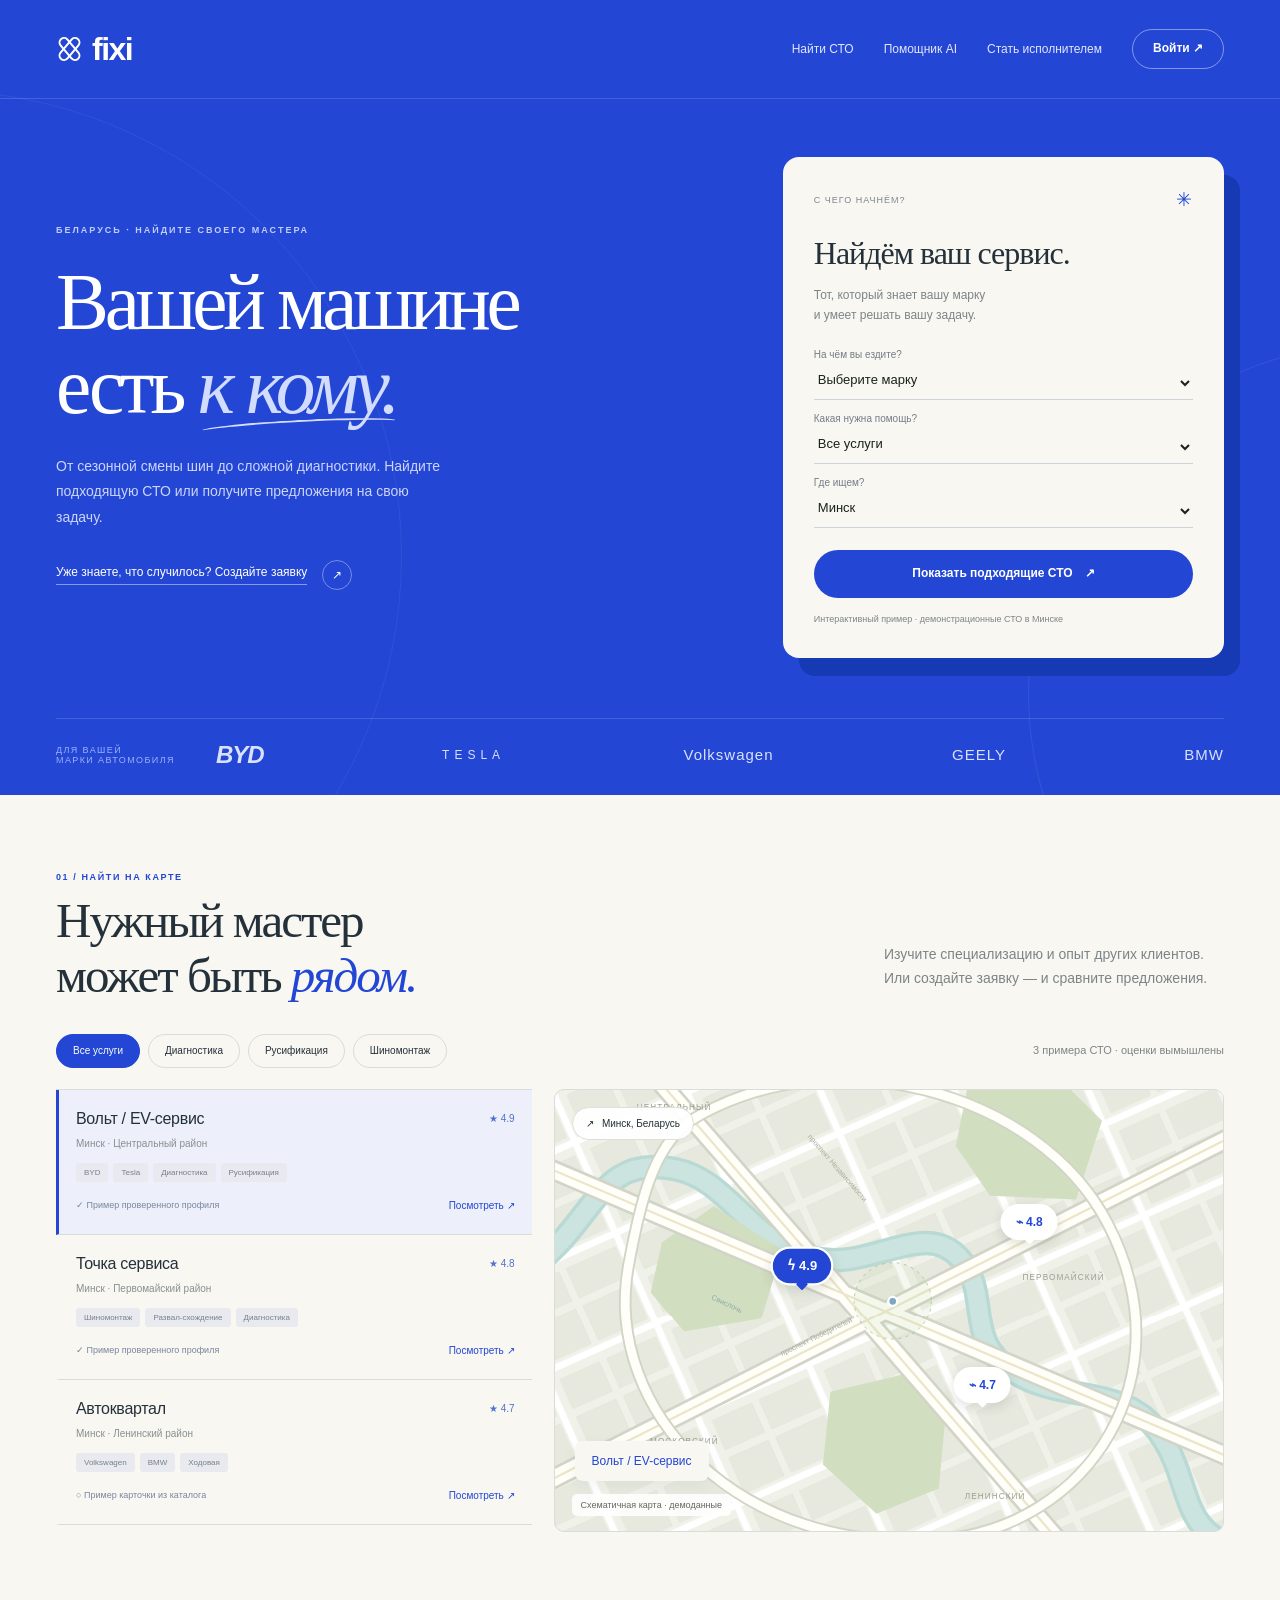
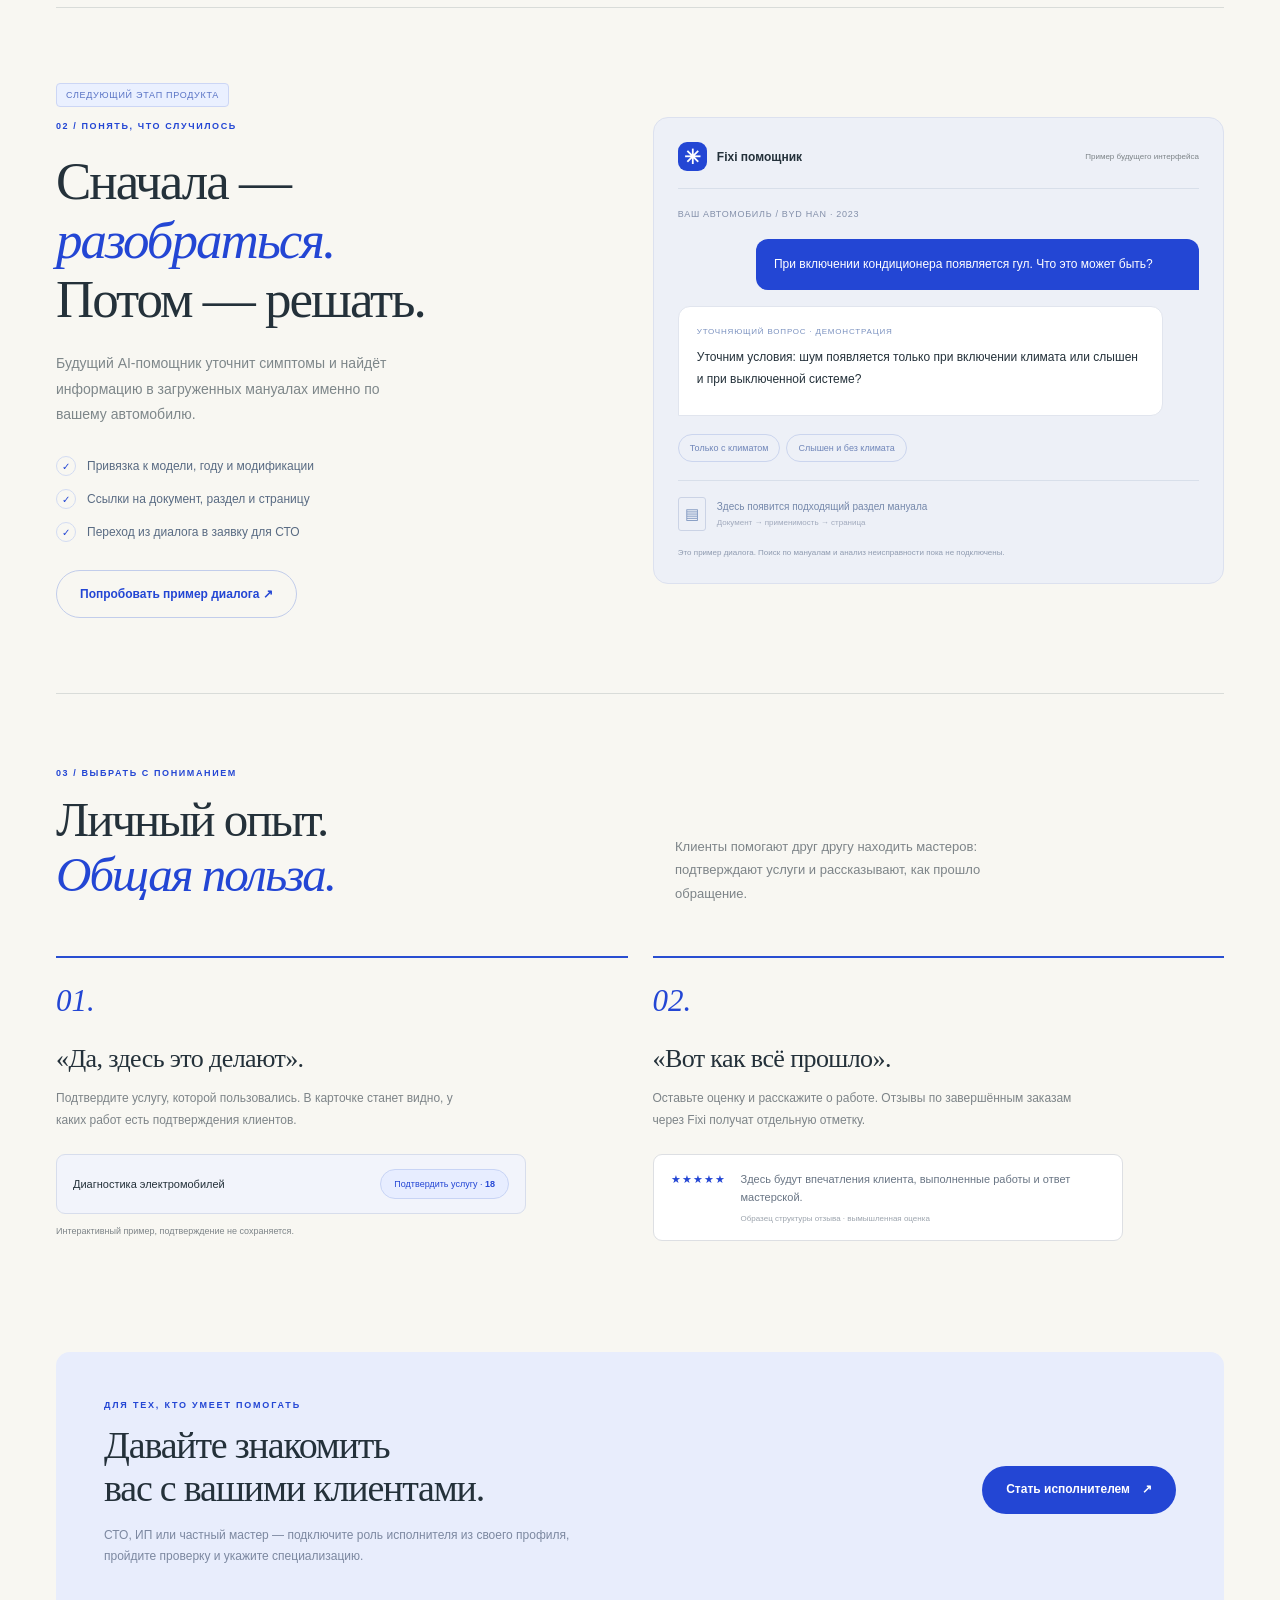
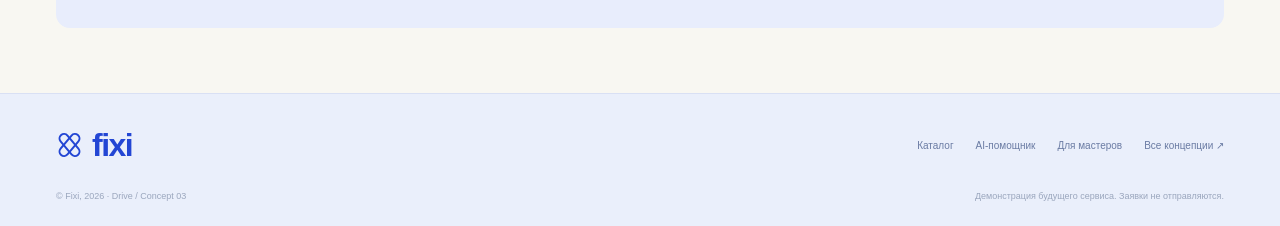
<file: landing-pages/03-drive.html>
<!doctype html>
<html lang="ru">
<head>
  <meta charset="utf-8"><meta name="viewport" content="width=device-width,initial-scale=1">
  <meta name="description" content="Концепт Fixi Drive: поиск своего мастера, заявки на ремонт и будущий AI-помощник по мануалам автомобиля.">
  <meta name="theme-color" content="#2346d4"><title>Fixi Drive — вашей машине есть к кому</title>
  <link rel="stylesheet" href="assets/common.css">
  <style>
    :root{--paper:#f8f7f2;--ink:#24313a;--muted:#7d8488;--accent:#3155e7;--line:#d9dcd9;--hover:#e8edfc;--blue:#2346d4}body{background:var(--paper);font-family:Arial,Helvetica,sans-serif;color:var(--ink)}.blue-surface{background:var(--blue);color:white;position:relative;overflow:hidden}.blue-surface:before{content:"";position:absolute;width:930px;height:930px;left:-530px;top:90px;border:1px solid #ffffff10;border-radius:50%;pointer-events:none}.blue-surface:after{content:"";position:absolute;width:700px;height:700px;right:-450px;bottom:-250px;border:1px solid #ffffff14;border-radius:50%;pointer-events:none}.wrap{width:min(1280px,calc(100% - 112px))}header{height:99px;border-bottom:1px solid #ffffff25;position:relative;z-index:1}.brand{font-size:32px;font-weight:700;letter-spacing:-1.5px}.brand-symbol{width:27px;height:32px;position:relative}.brand-symbol:before,.brand-symbol:after{content:"";position:absolute;inset:2px 8px;border:2px solid currentColor;border-radius:10px;transform:rotate(40deg)}.brand-symbol:after{transform:rotate(-40deg)}.nav-links{font-size:12px;color:#e2e7ff}.button{border-radius:30px;min-height:48px;font-size:12px;padding:14px 23px}.button.white{background:white;color:var(--blue)}.button.blue{background:var(--blue);color:white}.button.outline{border-color:#ffffff70;color:white;background:transparent}.nav-links .button{min-height:40px;padding:11px 20px}.hero{padding:58px 0 60px;display:grid;grid-template-columns:1.2fr .8fr;gap:65px;align-items:center;position:relative;z-index:1}.hero .eyebrow{font-size:9px;letter-spacing:2px;color:#c1cdfd}.hero h1{font-family:Georgia,'Times New Roman',serif;font-weight:400;font-size:clamp(66px,6.2vw,93px);letter-spacing:-4.3px;line-height:1.06;margin:25px 0 26px}.hero h1 em{font-weight:400;color:#d1dcff;display:inline-block;position:relative}.hero h1 em:after{content:"";position:absolute;left:0;bottom:-5px;width:100%;height:9px;border:2px solid #e3eaff;border-color:#d5ddff transparent transparent;border-radius:50%;transform:rotate(-3deg)}.hero-copy>p{font-size:14px;color:#ccd5fc;line-height:1.8;max-width:390px}.hero-path{display:inline-flex;align-items:center;gap:15px;color:white;font-size:12px;margin-top:16px}.hero-path span:first-child{border-bottom:1px solid #ffffff75;padding-bottom:5px}.hero-path span:last-child{display:grid;place-items:center;border:1px solid #ffffff60;width:30px;height:30px;border-radius:50%}.search-card{background:var(--paper);color:var(--ink);border-radius:16px;padding:31px;box-shadow:16px 18px 0 #1639b4;position:relative}.search-card .mini-header{display:flex;justify-content:space-between;align-items:center;margin-bottom:24px;color:#7d8490;font-size:9px;letter-spacing:1px;text-transform:uppercase}.search-card .mini-header .sparkle{color:var(--blue);font-size:19px}.search-card h2{font-family:Georgia,'Times New Roman',serif;font-size:32px;line-height:1.15;letter-spacing:-1px;font-weight:400;margin:0 0 13px}.search-card>p{font-size:12px;line-height:1.7;color:var(--muted);margin-bottom:23px}.search-card form{display:grid;gap:13px}.search-card .field{gap:6px}.search-card .field label{font-size:10px;color:#737e86;font-weight:400}.search-card .field select{border:0;border-bottom:1px solid #cdd4d9;border-radius:0;background:transparent;padding:5px 0 10px;font-size:13px;font-weight:500;min-height:34px}.search-card .button{width:100%;margin-top:9px}.search-card .demo-note{font-size:9px;margin:14px 0 0}.hero-bottom{position:relative;z-index:1;display:flex;align-items:center;gap:30px;border-top:1px solid #ffffff25;padding:22px 0 26px}.hero-bottom>span{font-size:9px;letter-spacing:1.4px;color:#9eb1fa;text-transform:uppercase;min-width:130px}.hero-bottom .brand-names{display:flex;align-items:center;justify-content:space-between;gap:30px;flex:1;color:#dae1ff;font-size:15px;letter-spacing:1px}.brand-names .byd{font-size:24px;font-style:italic;font-weight:650;letter-spacing:-1px}.brand-names .tesla{font-size:12px;letter-spacing:5px}.section-title{font-family:Georgia,'Times New Roman',serif;font-size:49px;font-weight:400;line-height:1.12;letter-spacing:-2px;margin:15px 0}.section-title em{color:var(--blue);font-weight:400}.catalog-section{padding:77px 0 75px}.catalog-section .section-head{margin-bottom:30px}.catalog-section .eyebrow,.ai-section .eyebrow,.trust-section .eyebrow{font-size:9px;color:var(--blue);letter-spacing:1.6px}.catalog-top{display:flex;justify-content:space-between;align-items:center;gap:20px;flex-wrap:wrap;margin:27px 0 21px}.chip{border-radius:25px;font-size:10px}.chip.is-active{background:var(--blue);border-color:var(--blue);color:white}.catalog-shell{display:grid;grid-template-columns:.83fr 1.17fr;gap:22px}.station-list{border-top:1px solid var(--line)}.station-card{padding:20px 17px;border-bottom:1px solid var(--line);border-left:3px solid transparent;position:relative}.station-card.is-selected{background:#edf0fa;border-left-color:var(--blue)}.station-title{display:flex;justify-content:space-between;align-items:center;gap:10px}.station-card h3{font-size:16px;font-weight:500;letter-spacing:-.3px}.station-card .station-address{font-size:10px;color:#899092;margin:8px 0 12px}.station-card .tags span{background:#e8eaf0;color:#77808a;font-size:8px;border-radius:3px}.station-card .rating{font-size:10px;color:#5370cb}.station-card .card-bottom{display:flex;align-items:center;justify-content:space-between;margin-top:15px}.card-bottom span{font-size:9px;color:#78869e}.card-bottom button{border:0;background:transparent;font-size:10px;color:var(--blue);padding:3px 0}.map-panel{position:relative;min-height:443px;border-radius:10px;background:url('assets/minsk-map.svg') center/cover;border:1px solid var(--line);overflow:hidden}.map-pin{background:white;color:var(--blue);border-color:#fff}.map-pin:hover,.map-pin.is-selected{background:var(--blue);color:white}.map-heading{position:absolute;left:17px;top:17px;background:#fffffff0;border:1px solid #dce0d8;padding:10px 13px;border-radius:22px;font-size:10px}.map-footer{position:absolute;left:20px;bottom:50px;background:var(--paper);padding:13px 17px;border-radius:8px;box-shadow:0 5px 15px #24324f0d;font-size:12px;color:var(--blue);max-width:calc(100% - 40px)}.ai-section{border-top:1px solid var(--line);border-bottom:1px solid var(--line);padding:75px 0;display:grid;grid-template-columns:.95fr 1.05fr;gap:80px;align-items:center}.ai-section .section-title{font-size:53px;margin:21px 0}.ai-copy>p{font-size:14px;line-height:1.85;color:#7e878a;max-width:365px}.coming-label{display:inline-flex;border:1px solid #ccd6f5;background:#eaf0ff;color:#5872c4;font-size:9px;letter-spacing:.7px;padding:6px 9px;border-radius:4px;margin-bottom:14px}.ai-principles{margin-top:28px;display:grid;gap:13px}.ai-principles div{font-size:12px;color:#596b83;display:flex;align-items:center;gap:11px}.ai-principles span{width:20px;height:20px;border:1px solid #d3dcf3;color:var(--blue);border-radius:50%;display:grid;place-items:center;font-size:10px}.ai-copy .button{margin-top:28px;border-color:#c2cdeb;color:var(--blue);border-radius:28px}.conversation{background:#edf0f7;border:1px solid #dce1ef;border-radius:15px;padding:24px}.conversation-top{display:flex;align-items:center;justify-content:space-between;border-bottom:1px solid #d8dfea;padding-bottom:17px}.ai-brand{display:flex;align-items:center;gap:10px;font-size:12px;font-weight:600}.ai-logo{width:29px;height:29px;display:grid;place-items:center;background:var(--blue);color:white;border-radius:9px;font-size:20px}.conversation-top .demo-note{font-size:8px}.conversation-vehicle{font-size:9px;color:#8490aa;letter-spacing:.7px;text-transform:uppercase;margin:20px 0}.user-message{background:var(--blue);color:white;padding:15px 18px;border-radius:12px 12px 0 12px;font-size:12px;line-height:1.7;max-width:85%;margin-left:auto}.ai-message{background:#fff;border:1px solid #e1e5ee;border-radius:12px 12px 12px 0;margin-top:16px;padding:18px;font-size:12px;line-height:1.8;max-width:93%;min-height:110px}.ai-message .ai-caption{font-size:8px;letter-spacing:.8px;text-transform:uppercase;color:#7a91bf;margin-bottom:8px}.ai-message p{margin:0}.ai-options{display:flex;gap:6px;flex-wrap:wrap;margin:18px 0}.ai-option{border:1px solid #cbd5ee;color:#7086b9;background:transparent;border-radius:20px;padding:8px 11px;font-size:9px}.ai-option.is-active{background:#dae4ff;border-color:#8ca5ed;color:var(--blue)}.source-placeholder{border-top:1px solid #d8dfea;padding:16px 0 0;display:flex;align-items:center;gap:11px}.source-icon{width:28px;height:34px;border:1px solid #cbd3e5;color:#7891bc;display:grid;place-items:center;font-size:15px;border-radius:3px}.source-placeholder strong{display:block;font-size:10px;font-weight:500;color:#7588ab}.source-placeholder span{display:block;font-size:8px;color:#a0a9bc;margin-top:6px}.conversation>.demo-note{font-size:8px;color:#8f9bb0;margin:16px 0 0}.trust-section{padding:74px 0 78px}.trust-head{display:grid;grid-template-columns:1fr 1fr;gap:70px;align-items:end;margin-bottom:38px}.trust-head>p{font-size:13px;color:var(--muted);line-height:1.8;max-width:370px}.trust-grid{display:grid;grid-template-columns:1fr 1fr;gap:25px}.trust-item{border-top:2px solid #294ed1;padding:25px 0}.trust-item .number{font-family:Georgia,serif;font-style:italic;color:var(--blue);font-size:31px;margin-bottom:25px}.trust-item h3{font-family:Georgia,serif;font-size:26px;letter-spacing:-.6px;font-weight:400;margin:0 0 14px}.trust-item>p{font-size:12px;line-height:1.8;color:var(--muted);max-width:420px}.endorse-demo{display:flex;align-items:center;justify-content:space-between;gap:20px;border:1px solid #d7ddec;border-radius:9px;padding:14px 16px;margin-top:23px;max-width:470px;background:#f2f4fb}.endorse-demo>span{font-size:11px;max-width:180px;line-height:1.5}.endorse-demo button{border:1px solid #c8d4f5;color:var(--blue);border-radius:20px;background:#e7edff;font-size:9px;padding:9px 13px;white-space:nowrap}.endorse-demo button.is-endorsed{background:var(--blue);color:white}.review-demo{display:flex;align-items:start;gap:15px;border:1px solid #dddfe3;border-radius:9px;padding:15px 17px;margin-top:23px;max-width:470px;background:#fff}.review-demo .review-stars{color:var(--blue);font-size:11px;letter-spacing:1px;white-space:nowrap;margin-top:3px}.review-demo p{font-size:11px;line-height:1.65;margin:0;color:#697584}.review-demo small{font-size:8px;color:#9ca4ad}.provider{padding:48px;background:#e8edfc;border-radius:14px;display:flex;align-items:center;justify-content:space-between;gap:45px;margin-bottom:65px}.provider .eyebrow{color:var(--blue);font-size:9px}.provider h2{font-family:Georgia,serif;font-size:38px;line-height:1.15;font-weight:400;letter-spacing:-1.2px;margin:14px 0}.provider p{font-size:12px;color:#7c88a0;line-height:1.8;max-width:520px}.provider .button{flex-shrink:0}footer{background:#eaeffb;padding:35px 0 25px;border-top:1px solid #d9e0f4;color:var(--blue)}.footer-main{gap:30px}.footer-links{font-size:10px;color:#6a7ba3}.footer-bottom{padding-top:30px;gap:20px}.footer-bottom p{font-size:9px;color:#9aa6bd;margin:0}
    @media(max-width:1150px){.wrap{width:calc(100% - 64px)}.hero{gap:35px;grid-template-columns:1.05fr .95fr}.hero h1{font-size:76px}.search-card{padding:25px}.ai-section{gap:40px}.hero-bottom .brand-names{gap:25px;font-size:12px}.trust-head{gap:40px}.provider{padding:38px}.map-panel{min-height:440px}}
    @media(max-width:800px){.hero{grid-template-columns:1fr;gap:40px;padding-top:40px}.hero h1{font-size:85px}.hero-copy>p{max-width:450px}.search-card{max-width:560px;width:100%;justify-self:center;padding:30px}.search-card form{grid-template-columns:1fr 1fr;gap:19px}.search-card .field:first-child{grid-column:1/-1}.search-card .button{grid-column:1/-1}.hero-bottom{gap:20px;align-items:start}.hero-bottom>span{min-width:90px;line-height:1.7}.hero-bottom .brand-names{flex-wrap:wrap;justify-content:start;gap:23px}.catalog-shell{grid-template-columns:1fr}.map-panel{min-height:360px;grid-row:1}.station-list{display:grid;grid-template-columns:1fr;gap:0}.ai-section{grid-template-columns:1fr;gap:30px}.ai-copy>p{max-width:480px}.conversation{max-width:600px;width:100%;justify-self:center}.trust-head{grid-template-columns:1fr;gap:5px}.trust-head>p{max-width:500px}.provider{display:block}.provider .button{margin-top:15px}.footer-main,.footer-bottom{flex-wrap:wrap;gap:25px}.trust-grid{gap:28px}.endorse-demo{display:block}.endorse-demo>span{display:block;margin-bottom:12px}.review-demo{display:block}.review-demo p{margin-top:10px}}
    @media(max-width:450px){.wrap{width:calc(100% - 36px)}header{height:80px}.hero h1{font-size:63px;letter-spacing:-3.3px;margin-top:23px}.hero .eyebrow{font-size:8px}.hero-copy>p{font-size:13px}.search-card{padding:24px;box-shadow:8px 10px 0 #1639b4}.search-card h2{font-size:30px}.hero-bottom .brand-names{gap:20px;font-size:10px}.brand-names .tesla{font-size:9px;letter-spacing:3px}.brand-names .byd{font-size:20px}.hero-bottom>span{font-size:8px;min-width:80px}.section-title,.ai-section .section-title{font-size:41px;letter-spacing:-1.8px}.catalog-section,.trust-section{padding:55px 0}.map-panel{min-height:320px}.ai-section{padding:55px 0}.conversation{padding:18px}.user-message{font-size:11px}.ai-message{font-size:11px;min-height:115px}.trust-grid{grid-template-columns:1fr;gap:14px}.trust-item .number{margin-bottom:15px}.endorse-demo,.review-demo{display:flex;align-items:center}.endorse-demo>span{margin:0}.review-demo{align-items:start}.review-demo p{margin:0}.provider{padding:27px;margin-bottom:45px}.provider h2{font-size:32px}.footer-links{gap:15px}}
  </style>
  <script src="assets/demo.js" defer></script>
</head>
<body>
  <div class="blue-surface"><header><div class="wrap row between" style="height:100%"><a class="brand" href="03-drive.html" aria-label="Fixi — главная"><span class="brand-symbol" aria-hidden="true"></span>fixi</a><nav class="nav-links" aria-label="Главная навигация"><a href="#catalog">Найти СТО</a><a href="#assistant">Помощник AI</a><a href="#partners" class="optional">Стать исполнителем</a><button class="button outline" data-dialog="login">Войти ↗</button></nav></div></header><main id="main-start"><section class="hero wrap"><div class="hero-copy"><div class="eyebrow">Беларусь · Найдите своего мастера</div><h1>Вашей машине<br>есть <em>к кому.</em></h1><p>От сезонной смены шин до сложной диагностики. Найдите подходящую СТО или получите предложения на свою задачу.</p><button class="hero-path" data-dialog="request" style="border:0;background:transparent;padding:0"><span>Уже знаете, что случилось? Создайте заявку</span><span aria-hidden="true">↗</span></button></div><div class="search-card"><div class="mini-header"><span>С чего начнём?</span><span class="sparkle" aria-hidden="true">✳</span></div><h2>Найдём ваш сервис.</h2><p>Тот, который знает вашу марку<br>и умеет решать вашу задачу.</p><form data-search-form aria-label="Поиск СТО"><div class="field"><label for="drive-brand">На чём вы ездите?</label><select id="drive-brand" name="brand"><option value="all">Выберите марку</option><option>BYD</option><option>Tesla</option><option>Volkswagen</option><option>BMW</option><option>Geely</option></select></div><div class="field"><label for="drive-service">Какая нужна помощь?</label><select id="drive-service" name="service"><option value="all">Все услуги</option><option value="diagnostics">Диагностика</option><option value="tires">Шиномонтаж</option><option value="software">Русификация</option></select></div><div class="field"><label for="drive-city">Где ищем?</label><select id="drive-city" name="city"><option>Минск</option><option>Брест</option><option>Витебск</option><option>Гомель</option><option>Гродно</option><option>Могилёв</option></select></div><button class="button blue" type="submit">Показать подходящие СТО <span aria-hidden="true">↗</span></button></form><p class="demo-note">Интерактивный пример · демонстрационные СТО в Минске</p></div></section><div class="hero-bottom wrap"><span>Для вашей<br>марки автомобиля</span><div class="brand-names" aria-label="Примеры марок"><span class="byd">BYD</span><span class="tesla">TESLA</span><span>Volkswagen</span><span>GEELY</span><span>BMW</span></div></div></main></div>
  <div role="region" aria-label="Подробнее о Fixi">
    <section class="catalog-section wrap" id="catalog"><div class="section-head"><div><div class="eyebrow">01 / Найти на карте</div><h2 class="section-title">Нужный мастер<br>может быть <em>рядом.</em></h2></div><p class="muted">Изучите специализацию и опыт других клиентов. Или создайте заявку — и сравните предложения.</p></div><div class="catalog-top"><div class="chips" data-filter-group="service" aria-label="Фильтр по услугам"><button class="chip is-active" data-filter="all" aria-pressed="true">Все услуги</button><button class="chip" data-filter="diagnostics" aria-pressed="false">Диагностика</button><button class="chip" data-filter="software" aria-pressed="false">Русификация</button><button class="chip" data-filter="tires" aria-pressed="false">Шиномонтаж</button></div><span class="demo-note"><span data-count>3</span> примера СТО · оценки вымышлены</span></div><div class="catalog-shell"><div class="station-list">
      <article class="station-card" data-station="volt" data-name="Вольт / EV-сервис" data-services="diagnostics,software" data-brands="BYD,Tesla,Geely" data-city="Минск"><div class="station-title"><h3>Вольт / EV-сервис</h3><span class="rating">★ 4.9</span></div><p class="station-address">Минск · Центральный район</p><div class="tags"><span>BYD</span><span>Tesla</span><span>Диагностика</span><span>Русификация</span></div><div class="card-bottom"><span>✓ Пример проверенного профиля</span><button data-dialog="station" data-name="Вольт / EV-сервис">Посмотреть ↗</button></div></article>
      <article class="station-card" data-station="point" data-name="Точка сервиса" data-services="diagnostics,tires" data-brands="BYD,Tesla,Volkswagen,BMW,Geely" data-city="Минск"><div class="station-title"><h3>Точка сервиса</h3><span class="rating">★ 4.8</span></div><p class="station-address">Минск · Первомайский район</p><div class="tags"><span>Шиномонтаж</span><span>Развал-схождение</span><span>Диагностика</span></div><div class="card-bottom"><span>✓ Пример проверенного профиля</span><button data-dialog="station" data-name="Точка сервиса">Посмотреть ↗</button></div></article>
      <article class="station-card" data-station="quarter" data-name="Автоквартал" data-services="diagnostics,tires" data-brands="Volkswagen,BMW,Geely" data-city="Минск"><div class="station-title"><h3>Автоквартал</h3><span class="rating">★ 4.7</span></div><p class="station-address">Минск · Ленинский район</p><div class="tags"><span>Volkswagen</span><span>BMW</span><span>Ходовая</span></div><div class="card-bottom"><span>○ Пример карточки из каталога</span><button data-dialog="station" data-name="Автоквартал">Посмотреть ↗</button></div></article>
      <p class="empty-state" data-empty hidden>В демонстрационном каталоге совпадений нет. Попробуйте Минск, другую марку или все услуги.</p></div><div class="map-panel" role="group" aria-label="Демонстрационная карта СТО"><div class="map-heading">↗ &nbsp; Минск, Беларусь</div><button class="map-pin" data-pin="volt" style="left:37%;top:40%" aria-label="Выбрать СТО Вольт" aria-pressed="false">ϟ 4.9</button><button class="map-pin" data-pin="point" style="left:71%;top:30%" aria-label="Выбрать СТО Точка сервиса" aria-pressed="false">⌁ 4.8</button><button class="map-pin" data-pin="quarter" style="left:64%;top:67%" aria-label="Выбрать СТО Автоквартал" aria-pressed="false">⌁ 4.7</button><div class="map-footer" data-map-detail>Вольт / EV-сервис</div><span class="map-legend">Схематичная карта · демоданные</span></div></div></section>
    <section class="ai-section wrap" id="assistant"><div class="ai-copy"><div class="coming-label">СЛЕДУЮЩИЙ ЭТАП ПРОДУКТА</div><div class="eyebrow">02 / Понять, что случилось</div><h2 class="section-title">Сначала —<br><em>разобраться.</em><br>Потом — решать.</h2><p>Будущий AI-помощник уточнит симптомы и найдёт информацию в загруженных мануалах именно по вашему автомобилю.</p><div class="ai-principles"><div><span>✓</span>Привязка к модели, году и модификации</div><div><span>✓</span>Ссылки на документ, раздел и страницу</div><div><span>✓</span>Переход из диалога в заявку для СТО</div></div><button class="button" data-dialog="ai" style="background:transparent;border:1px solid #c2cdeb">Попробовать пример диалога ↗</button></div><div class="conversation"><div class="conversation-top"><div class="ai-brand"><div class="ai-logo" aria-hidden="true">✳</div>Fixi помощник</div><span class="demo-note">Пример будущего интерфейса</span></div><div class="conversation-vehicle">Ваш автомобиль / BYD Han · 2023</div><div class="user-message">При включении кондиционера появляется гул. Что это может быть?</div><div class="ai-message"><div class="ai-caption">Уточняющий вопрос · демонстрация</div><p data-ai-example aria-live="polite">Уточним условия: шум появляется только при включении климата или слышен и при выключенной системе?</p></div><div class="ai-options"><button class="ai-option" data-ai-question="Вы отметили: шум появляется с климатом. Следующий пример вопроса: меняется ли он при изменении интенсивности охлаждения?">Только с климатом</button><button class="ai-option" data-ai-question="Вы отметили: шум слышен и без климата. Следующий пример вопроса: возникает ли он на стоянке или только при движении?">Слышен и без климата</button></div><div class="source-placeholder"><div class="source-icon" aria-hidden="true">▤</div><div><strong>Здесь появится подходящий раздел мануала</strong><span>Документ → применимость → страница</span></div></div><p class="demo-note">Это пример диалога. Поиск по мануалам и анализ неисправности пока не подключены.</p></div></section>
    <section class="trust-section wrap"><div class="trust-head"><div><div class="eyebrow">03 / Выбрать с пониманием</div><h2 class="section-title">Личный опыт.<br><em>Общая польза.</em></h2></div><p>Клиенты помогают друг другу находить мастеров: подтверждают услуги и рассказывают, как прошло обращение.</p></div><div class="trust-grid"><div class="trust-item"><div class="number">01.</div><h3>«Да, здесь это делают».</h3><p>Подтвердите услугу, которой пользовались. В карточке станет видно, у каких работ есть подтверждения клиентов.</p><div class="endorse-demo"><span>Диагностика электромобилей</span><button data-endorse data-initial="18" aria-pressed="false"><span data-endorse-label>Подтвердить услугу</span> · <strong data-endorse-count>18</strong></button></div><p class="demo-note" style="font-size:9px">Интерактивный пример, подтверждение не сохраняется.</p></div><div class="trust-item"><div class="number">02.</div><h3>«Вот как всё прошло».</h3><p>Оставьте оценку и расскажите о работе. Отзывы по завершённым заказам через Fixi получат отдельную отметку.</p><div class="review-demo"><div class="review-stars" aria-hidden="true">★★★★★</div><div><p>Здесь будут впечатления клиента, выполненные работы и ответ мастерской.</p><small>Образец структуры отзыва · вымышленная оценка</small></div></div></div></div></section>
    <section class="provider wrap" id="partners"><div><div class="eyebrow">Для тех, кто умеет помогать</div><h2>Давайте знакомить<br>вас с вашими клиентами.</h2><p>СТО, ИП или частный мастер — подключите роль исполнителя из своего профиля, пройдите проверку и укажите специализацию.</p></div><button class="button blue" data-dialog="provider">Стать исполнителем <span aria-hidden="true">↗</span></button></section>
  </div>
  <footer><div class="wrap"><div class="row between footer-main"><a class="brand" href="#"><span class="brand-symbol" aria-hidden="true"></span>fixi</a><div class="footer-links"><a href="#catalog">Каталог</a><a href="#assistant">AI-помощник</a><a href="#partners">Для мастеров</a><a href="index.html">Все концепции ↗</a></div></div><div class="row between footer-bottom"><p>© Fixi, 2026 · Drive / Concept 03</p><p>Демонстрация будущего сервиса. Заявки не отправляются.</p></div></div></footer>
</body>
</html>
</file>
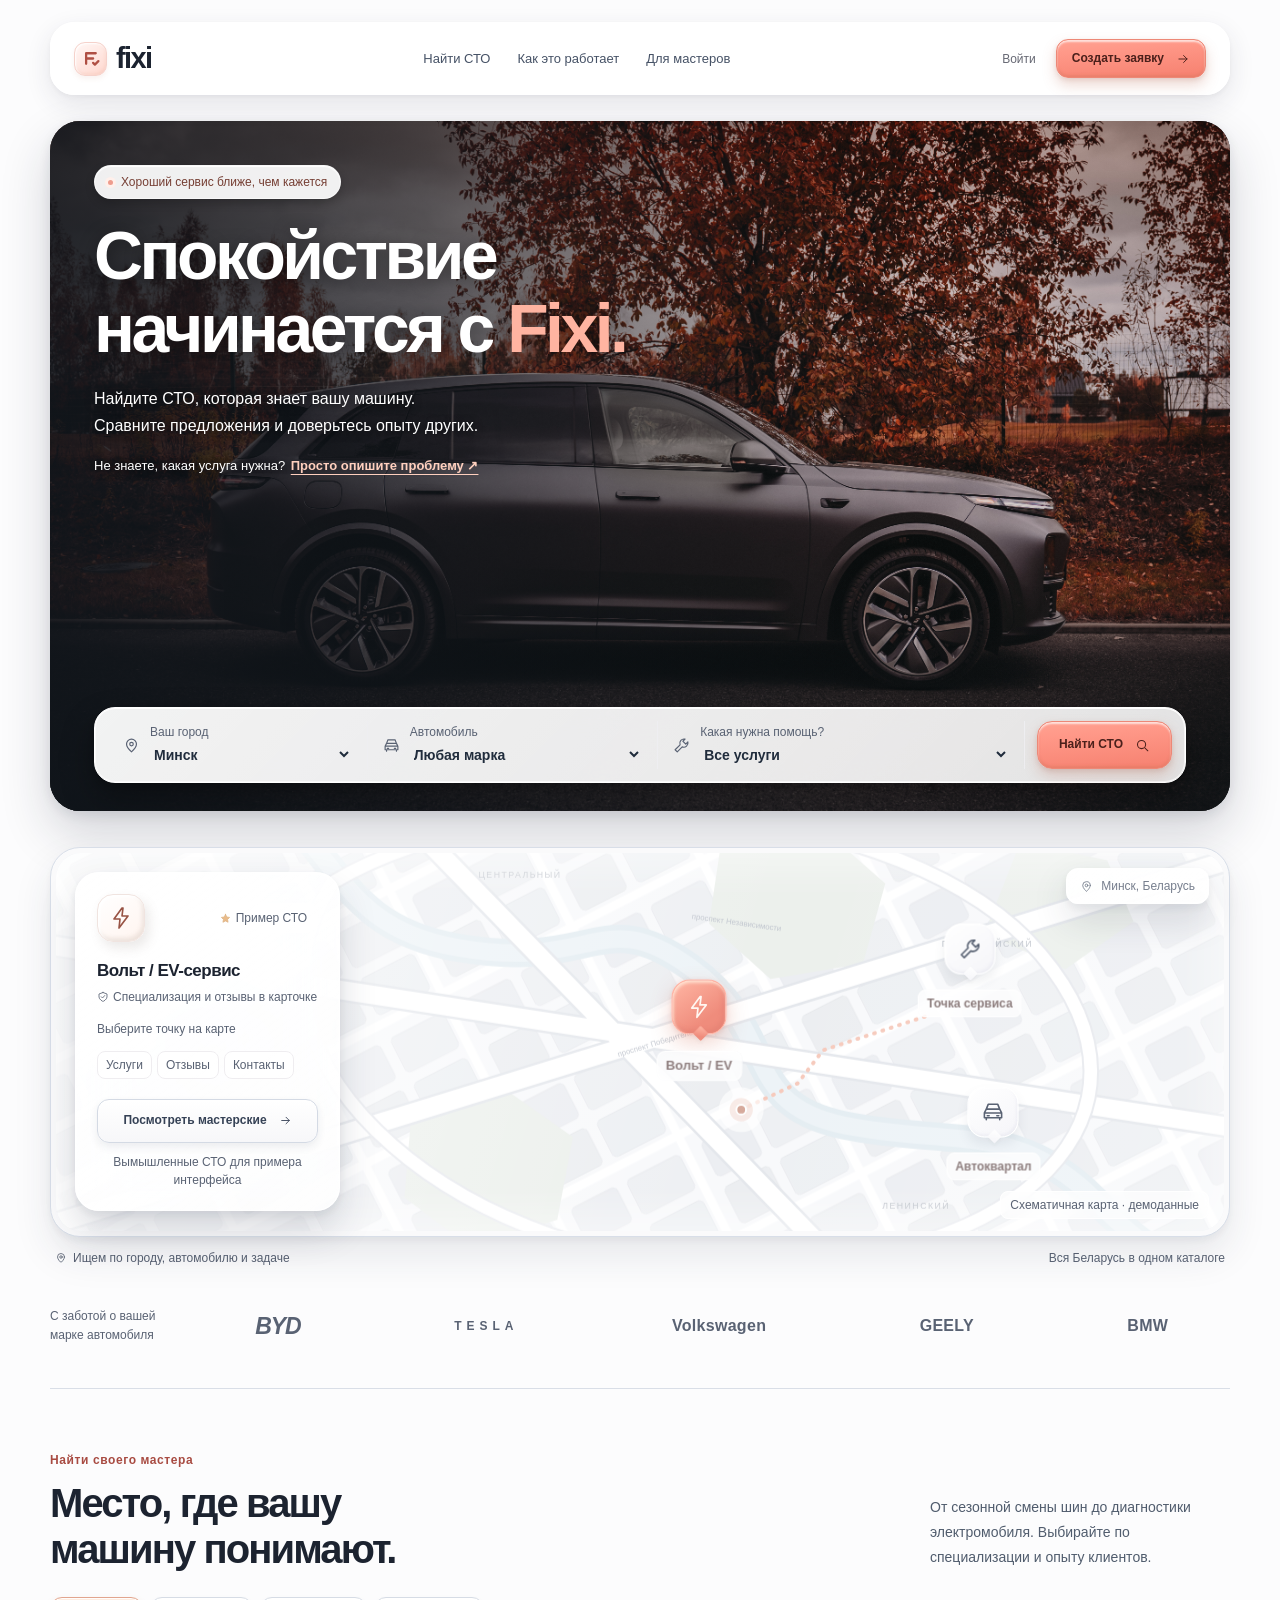
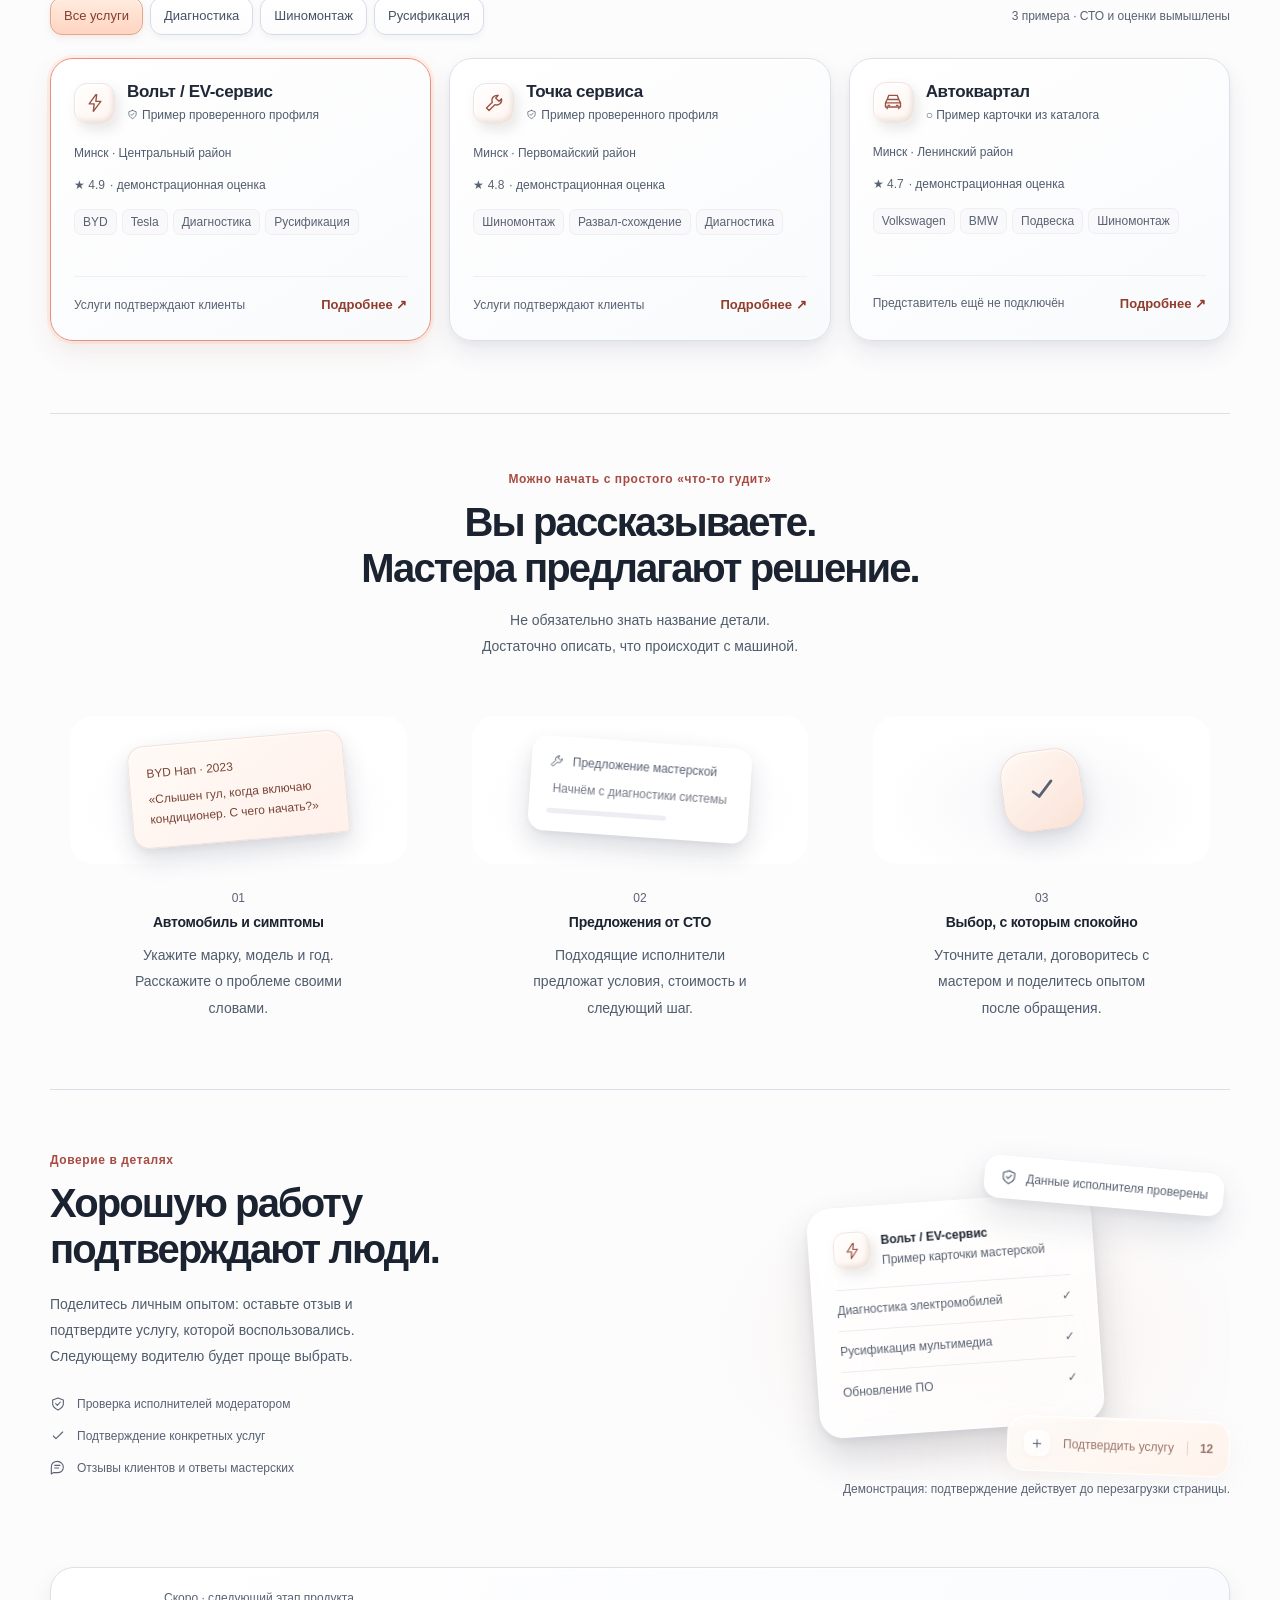
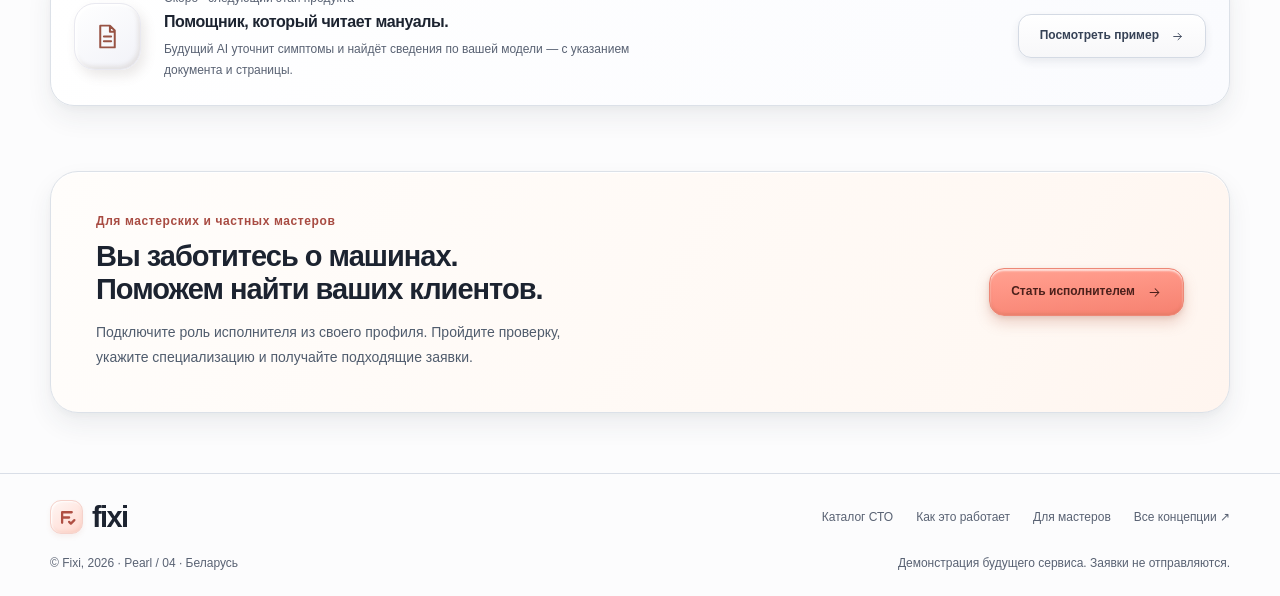
<file: landing-pages/04-pearl.html>
<!doctype html>
<html lang="ru">
<head>
  <meta charset="utf-8">
  <meta name="viewport" content="width=device-width,initial-scale=1">
  <meta name="description" content="Fixi Pearl — белый лендинг каталога СТО с коралловыми акцентами, объёмными элементами и liquid glass.">
  <meta name="theme-color" content="#fcfcfd">
  <title>Fixi Pearl — спокойствие начинается с Fixi</title>
  <link rel="preload" as="image" href="assets/pearl-hero.jpg" fetchpriority="high">
  <link rel="stylesheet" href="assets/common.css">
  <link rel="stylesheet" href="assets/pearl.css">
  <script src="assets/demo.js" defer></script>
</head>
<body>
  <svg class="symbol-library" xmlns="http://www.w3.org/2000/svg" aria-hidden="true">
    <symbol id="i-fixi" viewBox="0 0 24 24"><path d="M7 18V6h11M7 12h8"/><path d="m15 17 2 2 4-4"/></symbol>
    <symbol id="i-arrow" viewBox="0 0 24 24"><path d="M5 12h14m-6-6 6 6-6 6"/></symbol>
    <symbol id="i-location" viewBox="0 0 24 24"><path d="M19 10c0 5-7 11-7 11S5 15 5 10a7 7 0 1 1 14 0Z"/><circle cx="12" cy="10" r="2.5"/></symbol>
    <symbol id="i-car" viewBox="0 0 24 24"><path d="m5 9 2-5h10l2 5m-14 0h14l2 4v5H3v-5l2-4Zm0 9v2m14-2v2M3 13h18M6 16h2m8 0h2"/></symbol>
    <symbol id="i-search" viewBox="0 0 24 24"><circle cx="10.5" cy="10.5" r="6.5"/><path d="m16 16 4.5 4.5"/></symbol>
    <symbol id="i-tool" viewBox="0 0 24 24"><path d="m14 6 4 4 3-3a6 6 0 0 1-8 7L6 21l-3-3 7-7a6 6 0 0 1 7-8l-3 3Z"/></symbol>
    <symbol id="i-bolt" viewBox="0 0 24 24"><path d="m13 2-8 11h6l-1 9 9-12h-6l1-8Z"/></symbol>
    <symbol id="i-check" viewBox="0 0 24 24"><path d="m5 12 4 4L19 6"/></symbol>
    <symbol id="i-shield" viewBox="0 0 24 24"><path d="m12 3 8 3v6c0 5-8 9-8 9s-8-4-8-9V6l8-3Z"/><path d="m8.5 11.5 2.5 2.5 4.5-5"/></symbol>
    <symbol id="i-star" viewBox="0 0 24 24"><path d="m12 3 2.8 5.7 6.2.9-4.5 4.4 1.1 6.2L12 17.3l-5.6 2.9 1.1-6.2L3 9.6l6.2-.9L12 3Z"/></symbol>
    <symbol id="i-document" viewBox="0 0 24 24"><path d="M14 3H6v18h12V7l-4-4Zm0 0v5h4M9 12h6m-6 4h6"/></symbol>
    <symbol id="i-message" viewBox="0 0 24 24"><path d="M20 11c0 5-4 8-9 8H5l-3 2V10c0-5 4-8 9-8s9 4 9 9Z"/><path d="M7 8h8m-8 4h6"/></symbol>
  </svg>

  <div class="header-shell wrap">
    <header class="site-header glass row between">
      <a class="brand" href="04-pearl.html" aria-label="Fixi — главная"><span class="brand-mark"><svg class="icon" aria-hidden="true"><use href="#i-fixi"/></svg></span>fixi</a>
      <nav class="nav-links" aria-label="Главная навигация"><a href="#catalog">Найти СТО</a><a href="#how">Как это работает</a><a href="#partners" class="optional">Для мастеров</a></nav>
      <div class="header-actions"><button data-dialog="login">Войти</button><button class="button coral" data-dialog="request">Создать заявку <svg class="icon" style="width:14px;height:14px" aria-hidden="true"><use href="#i-arrow"/></svg></button></div>
    </header>
  </div>

  <main>
    <section class="hero wrap" aria-labelledby="hero-title">
      <div class="hero-photo" aria-hidden="true"></div>
      <div class="hero-label"><span class="live-dot"></span>Хороший сервис ближе, чем кажется</div>
      <h1 id="hero-title">Спокойствие<br>начинается с <span>Fixi.</span></h1>
      <p class="hero-description">Найдите СТО, которая знает вашу машину.<br>Сравните предложения и доверьтесь опыту других.</p>
      <form class="search-dock glass" data-search-form aria-label="Подбор СТО">
        <div class="search-part"><svg class="icon" aria-hidden="true"><use href="#i-location"/></svg><div><label for="pearl-city">Ваш город</label><select id="pearl-city" name="city"><option>Минск</option><option>Брест</option><option>Витебск</option><option>Гомель</option><option>Гродно</option><option>Могилёв</option></select></div></div>
        <div class="search-part"><svg class="icon" aria-hidden="true"><use href="#i-car"/></svg><div><label for="pearl-brand">Автомобиль</label><select id="pearl-brand" name="brand"><option value="all">Любая марка</option><option>BYD</option><option>Tesla</option><option>Volkswagen</option><option>BMW</option><option>Geely</option></select></div></div>
        <div class="search-part"><svg class="icon" aria-hidden="true"><use href="#i-tool"/></svg><div><label for="pearl-service">Какая нужна помощь?</label><select id="pearl-service" name="service"><option value="all">Все услуги</option><option value="diagnostics">Диагностика</option><option value="tires">Шиномонтаж</option><option value="software">Русификация</option></select></div></div>
        <button class="button coral" type="submit">Найти СТО <svg class="icon" style="width:15px;height:15px" aria-hidden="true"><use href="#i-search"/></svg></button>
      </form>
      <p class="hero-alternative">Не знаете, какая услуга нужна? <button data-dialog="request">Просто опишите проблему ↗</button></p>
    </section>

    <section class="map-section wrap" aria-label="Карта мастерских">
      <div class="map-viewport" role="group" aria-label="Схематичная карта СТО в Минске">
        <div class="map-city glass"><svg class="icon" aria-hidden="true"><use href="#i-location"/></svg>Минск, Беларусь</div>
        <div class="featured-station glass">
          <div class="featured-top"><div class="tactile-icon"><svg class="icon" aria-hidden="true"><use href="#i-bolt"/></svg></div><div class="rating-pill"><svg class="icon" aria-hidden="true"><use href="#i-star"/></svg>Пример СТО</div></div>
          <h2 data-map-detail>Вольт / EV-сервис</h2>
          <div class="verified"><svg class="icon" aria-hidden="true"><use href="#i-shield"/></svg>Специализация и отзывы в карточке</div>
          <p class="address">Выберите точку на карте</p>
          <div class="tags"><span>Услуги</span><span>Отзывы</span><span>Контакты</span></div>
          <a class="button white" href="#catalog">Посмотреть мастерские <svg class="icon" style="width:13px;height:13px" aria-hidden="true"><use href="#i-arrow"/></svg></a>
          <p class="demo-note">Вымышленные СТО для примера интерфейса</p>
        </div>
        <button class="map-pin" data-pin="volt" style="left:55%;top:41%" aria-label="Выбрать СТО Вольт" aria-pressed="false"><svg class="icon" aria-hidden="true"><use href="#i-bolt"/></svg><span class="pin-name">Вольт / EV</span></button>
        <button class="map-pin" data-pin="point" style="left:78%;top:26%" aria-label="Выбрать СТО Точка сервиса" aria-pressed="false"><svg class="icon" aria-hidden="true"><use href="#i-tool"/></svg><span class="pin-name">Точка сервиса</span></button>
        <button class="map-pin" data-pin="quarter" style="left:80%;top:68%" aria-label="Выбрать СТО Автоквартал" aria-pressed="false"><svg class="icon" aria-hidden="true"><use href="#i-car"/></svg><span class="pin-name">Автоквартал</span></button>
        <div class="map-legend">Схематичная карта · демоданные</div>
      </div>
      <div class="map-caption"><span><svg class="icon" aria-hidden="true"><use href="#i-location"/></svg>Ищем по городу, автомобилю и задаче</span><span>Вся Беларусь в одном каталоге</span></div>
      <div class="brand-strip"><span>С заботой о вашей<br>марке автомобиля</span><div class="car-brands" aria-label="Примеры марок автомобилей"><span class="byd">BYD</span><span class="tesla">TESLA</span><span>Volkswagen</span><span>GEELY</span><span>BMW</span></div></div>
    </section>

    <section class="catalog wrap" id="catalog">
      <div class="section-head"><div><div class="eyebrow coral-text">Найти своего мастера</div><h2>Место, где вашу<br>машину понимают.</h2></div><p>От сезонной смены шин до диагностики электромобиля. Выбирайте по специализации и опыту клиентов.</p></div>
      <div class="catalog-controls"><div class="chips" data-filter-group="service" aria-label="Фильтр по услуге"><button class="chip is-active" data-filter="all" aria-pressed="true">Все услуги</button><button class="chip" data-filter="diagnostics" aria-pressed="false">Диагностика</button><button class="chip" data-filter="tires" aria-pressed="false">Шиномонтаж</button><button class="chip" data-filter="software" aria-pressed="false">Русификация</button></div><span class="demo-note"><span data-count>3</span> примера · СТО и оценки вымышлены</span></div>
      <div class="station-grid">
        <article class="station-card" data-station="volt" data-name="Вольт / EV-сервис" data-services="diagnostics,software" data-brands="BYD,Tesla,Geely" data-city="Минск">
          <div class="station-top"><div class="tactile-icon"><svg class="icon" aria-hidden="true"><use href="#i-bolt"/></svg></div><div><h3>Вольт / EV-сервис</h3><span class="verified"><svg class="icon" aria-hidden="true"><use href="#i-shield"/></svg>Пример проверенного профиля</span></div></div>
          <p class="address">Минск · Центральный район</p><div class="rating">★ 4.9 <span>· демонстрационная оценка</span></div><div class="tags"><span>BYD</span><span>Tesla</span><span>Диагностика</span><span>Русификация</span></div><div class="card-bottom"><span>Услуги подтверждают клиенты</span><button data-dialog="station" data-name="Вольт / EV-сервис">Подробнее ↗</button></div>
        </article>
        <article class="station-card" data-station="point" data-name="Точка сервиса" data-services="diagnostics,tires" data-brands="BYD,Tesla,Volkswagen,BMW,Geely" data-city="Минск">
          <div class="station-top"><div class="tactile-icon"><svg class="icon" aria-hidden="true"><use href="#i-tool"/></svg></div><div><h3>Точка сервиса</h3><span class="verified"><svg class="icon" aria-hidden="true"><use href="#i-shield"/></svg>Пример проверенного профиля</span></div></div>
          <p class="address">Минск · Первомайский район</p><div class="rating">★ 4.8 <span>· демонстрационная оценка</span></div><div class="tags"><span>Шиномонтаж</span><span>Развал-схождение</span><span>Диагностика</span></div><div class="card-bottom"><span>Услуги подтверждают клиенты</span><button data-dialog="station" data-name="Точка сервиса">Подробнее ↗</button></div>
        </article>
        <article class="station-card" data-station="quarter" data-name="Автоквартал" data-services="diagnostics,tires" data-brands="Volkswagen,BMW,Geely" data-city="Минск">
          <div class="station-top"><div class="tactile-icon"><svg class="icon" aria-hidden="true"><use href="#i-car"/></svg></div><div><h3>Автоквартал</h3><span class="verified">○ Пример карточки из каталога</span></div></div>
          <p class="address">Минск · Ленинский район</p><div class="rating">★ 4.7 <span>· демонстрационная оценка</span></div><div class="tags"><span>Volkswagen</span><span>BMW</span><span>Подвеска</span><span>Шиномонтаж</span></div><div class="card-bottom"><span>Представитель ещё не подключён</span><button data-dialog="station" data-name="Автоквартал">Подробнее ↗</button></div>
        </article>
      </div>
      <p class="empty-state" data-empty hidden>В этом демонстрационном каталоге совпадений нет. Выберите Минск, другую марку или все услуги.</p>
    </section>

    <section class="how wrap" id="how">
      <div class="center-heading"><div class="eyebrow coral-text">Можно начать с простого «что-то гудит»</div><h2 class="section-title">Вы рассказываете.<br>Мастера предлагают решение.</h2><p>Не обязательно знать название детали.<br>Достаточно описать, что происходит с машиной.</p></div>
      <div class="steps">
        <article class="step"><div class="step-scene" aria-hidden="true"><div class="scene-message"><span>BYD Han · 2023</span><p>«Слышен гул, когда включаю кондиционер. С чего начать?»</p></div></div><span class="step-number">01</span><h3>Автомобиль и симптомы</h3><p>Укажите марку, модель и год. Расскажите о проблеме своими словами.</p></article>
        <article class="step"><div class="step-scene" aria-hidden="true"><div class="scene-offer glass"><div class="scene-offer-top"><svg class="icon"><use href="#i-tool"/></svg>Предложение мастерской</div><p>Начнём с диагностики системы</p><div class="placeholder-line"></div></div></div><span class="step-number">02</span><h3>Предложения от СТО</h3><p>Подходящие исполнители предложат условия, стоимость и следующий шаг.</p></article>
        <article class="step"><div class="step-scene" aria-hidden="true"><div class="scene-check"><svg class="icon"><use href="#i-check"/></svg></div></div><span class="step-number">03</span><h3>Выбор, с которым спокойно</h3><p>Уточните детали, договоритесь с мастером и поделитесь опытом после обращения.</p></article>
      </div>
    </section>

    <section class="trust wrap" id="trust">
      <div class="trust-copy"><div class="eyebrow coral-text">Доверие в деталях</div><h2 class="section-title">Хорошую работу<br>подтверждают люди.</h2><p>Поделитесь личным опытом: оставьте отзыв и подтвердите услугу, которой воспользовались. Следующему водителю будет проще выбрать.</p><div class="trust-points"><div class="trust-point"><svg class="icon" aria-hidden="true"><use href="#i-shield"/></svg>Проверка исполнителей модератором</div><div class="trust-point"><svg class="icon" aria-hidden="true"><use href="#i-check"/></svg>Подтверждение конкретных услуг</div><div class="trust-point"><svg class="icon" aria-hidden="true"><use href="#i-message"/></svg>Отзывы клиентов и ответы мастерских</div></div></div>
      <div class="trust-scene"><div class="reputation-card glass"><div class="reputation-title"><div class="tactile-icon"><svg class="icon" aria-hidden="true"><use href="#i-bolt"/></svg></div><div><strong>Вольт / EV-сервис</strong><p>Пример карточки мастерской</p></div></div><div class="service-row"><span>Диагностика электромобилей</span><span>✓</span></div><div class="service-row"><span>Русификация мультимедиа</span><span>✓</span></div><div class="service-row"><span>Обновление ПО</span><span>✓</span></div></div><div class="floating-check glass"><svg class="icon" aria-hidden="true"><use href="#i-shield"/></svg>Данные исполнителя проверены</div><button class="endorsement" data-endorse data-initial="12" aria-pressed="false"><span class="plus" aria-hidden="true">＋</span><span data-endorse-label>Подтвердить услугу</span><strong data-endorse-count>12</strong></button><p class="demo-note">Демонстрация: подтверждение действует до перезагрузки страницы.</p></div>
    </section>

    <section class="ai-section wrap" id="assistant"><div class="ai-content"><div class="ai-object"><svg class="icon" aria-hidden="true"><use href="#i-document"/></svg></div><div><div class="ai-label">Скоро · следующий этап продукта</div><h2>Помощник, который читает мануалы.</h2><p>Будущий AI уточнит симптомы и найдёт сведения по вашей модели — с указанием документа и страницы.</p></div></div><button class="button white" data-dialog="ai">Посмотреть пример <svg class="icon" style="width:13px;height:13px" aria-hidden="true"><use href="#i-arrow"/></svg></button></section>

    <section class="provider wrap" id="partners"><div><div class="eyebrow coral-text">Для мастерских и частных мастеров</div><h2>Вы заботитесь о машинах.<br>Поможем найти ваших клиентов.</h2><p>Подключите роль исполнителя из своего профиля. Пройдите проверку, укажите специализацию и получайте подходящие заявки.</p></div><button class="button coral" data-dialog="provider">Стать исполнителем <svg class="icon" style="width:15px;height:15px" aria-hidden="true"><use href="#i-arrow"/></svg></button></section>
  </main>

  <footer><div class="wrap"><div class="row between footer-main"><a class="brand" href="#"><span class="brand-mark"><svg class="icon" aria-hidden="true"><use href="#i-fixi"/></svg></span>fixi</a><div class="footer-links"><a href="#catalog">Каталог СТО</a><a href="#how">Как это работает</a><a href="#partners">Для мастеров</a><a href="index.html">Все концепции ↗</a></div></div><div class="footer-bottom"><p>© Fixi, 2026 · Pearl / 04 · Беларусь</p><p>Демонстрация будущего сервиса. Заявки не отправляются.</p></div></div></footer>
</body>
</html>
</file>
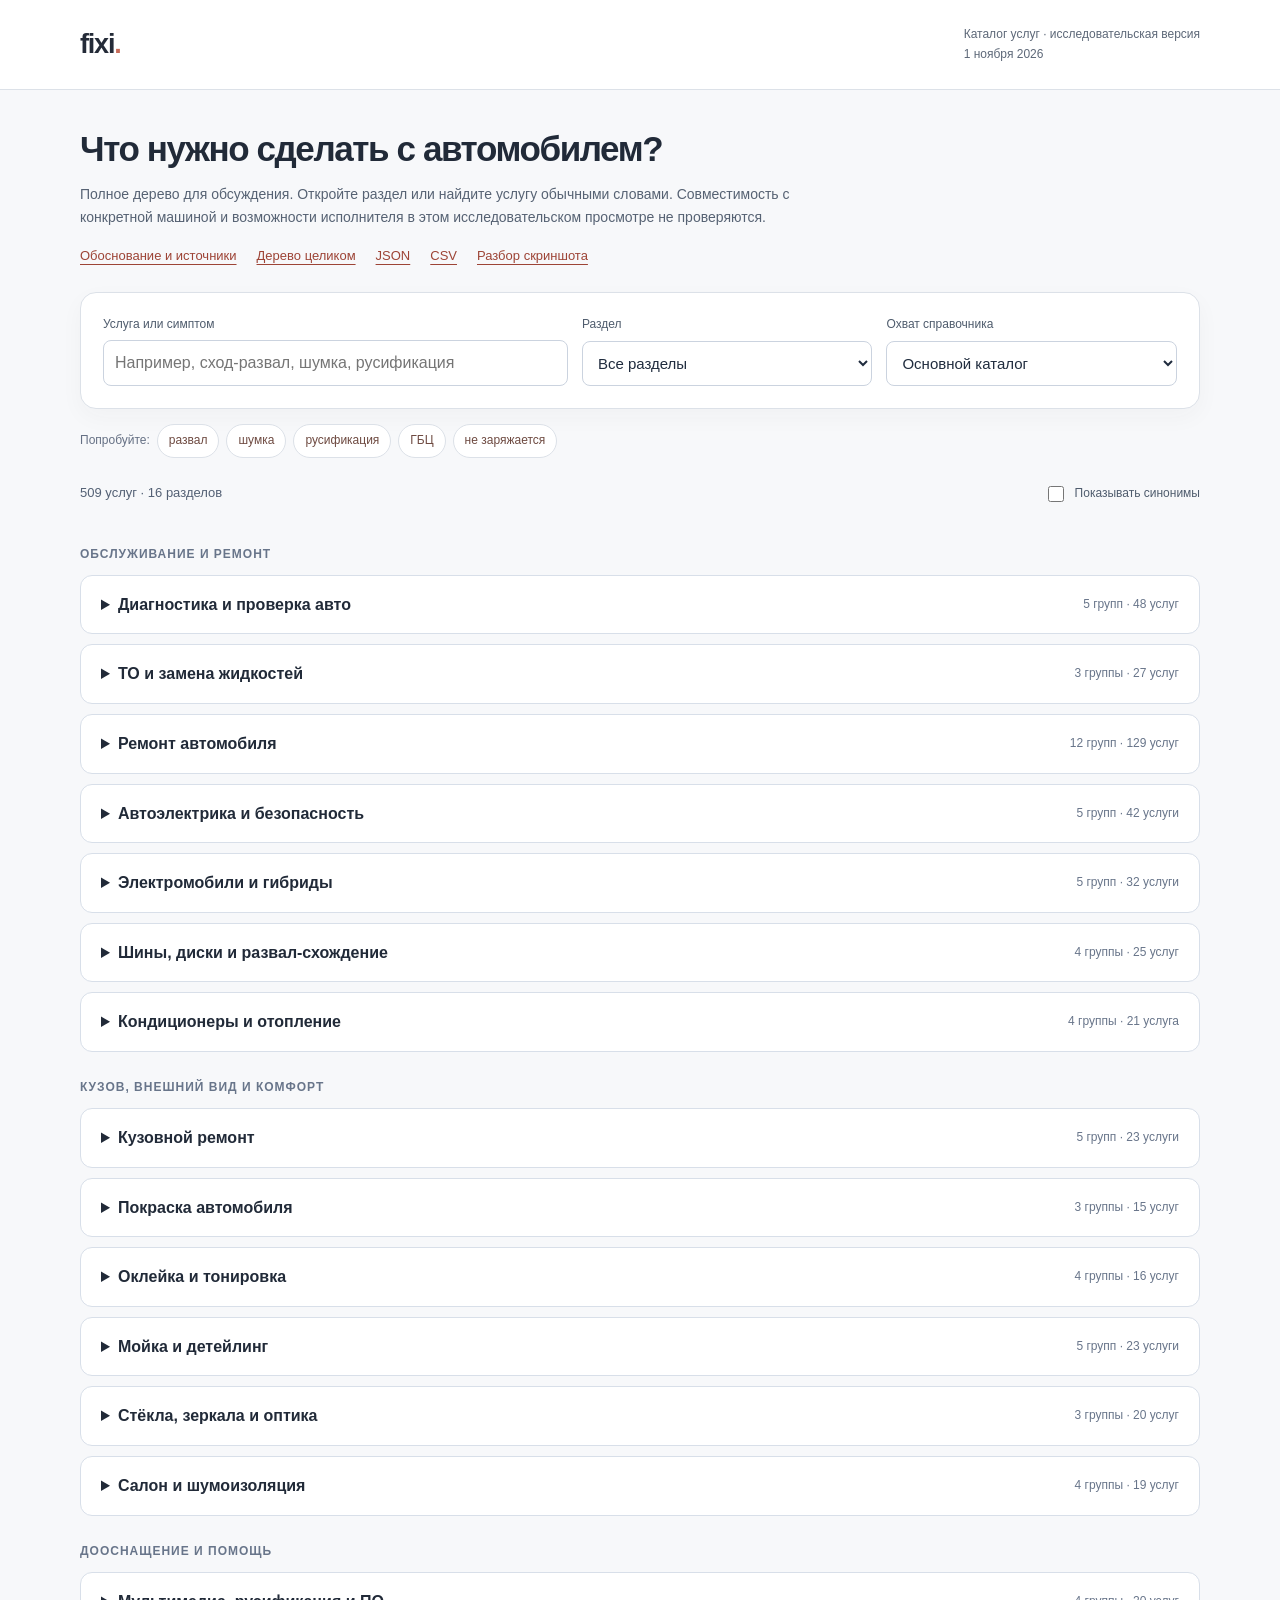
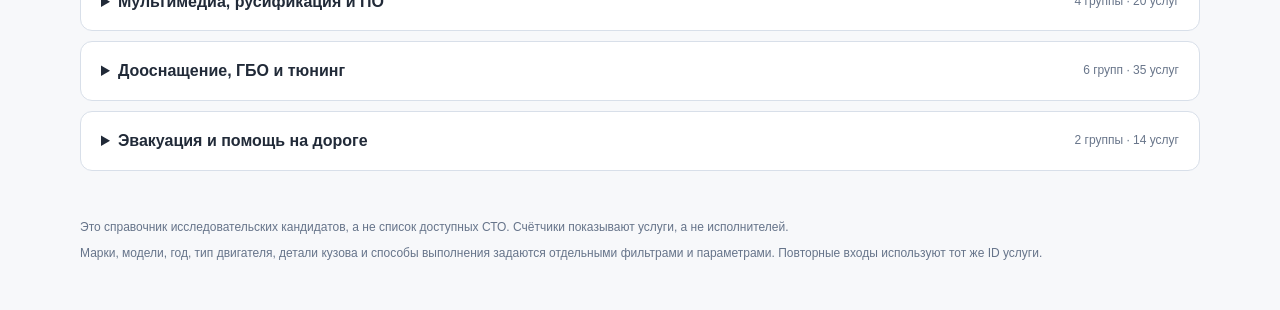
<file: docs/catalog/explorer.html>
<!doctype html>
<html lang="ru">
<head>
<meta charset="utf-8"><meta name="viewport" content="width=device-width,initial-scale=1">
<title>Fixi — дерево автоуслуг</title>
<meta name="description" content="Исследовательская версия дерева автоуслуг Fixi: категории, подкатегории, услуги и поисковые синонимы.">
<style>
  *{box-sizing:border-box}body{margin:0;background:#f7f8fa;color:#212a38;font:15px/1.6 -apple-system,BlinkMacSystemFont,'Segoe UI',Arial,sans-serif}button,input,select{font:inherit}button,a,summary,input,select{-webkit-tap-highlight-color:transparent}a{color:#9d4436;text-underline-offset:4px}button{cursor:pointer}button:focus-visible,a:focus-visible,input:focus-visible,select:focus-visible,summary:focus-visible{outline:3px solid #d57361;outline-offset:3px}[hidden]{display:none!important}.wrap{width:min(1120px,calc(100% - 48px));margin:auto}header{background:white;border-bottom:1px solid #dce1e8;padding:23px 0}.header-row{display:flex;justify-content:space-between;gap:24px;align-items:center}.brand{font-size:27px;font-weight:750;letter-spacing:-1.2px;color:#242b38;text-decoration:none}.brand span{color:#c76c59}.version{font-size:12px;color:#5d6878}.intro{padding:38px 0 25px}h1{font-size:35px;letter-spacing:-1.4px;line-height:1.2;margin:0 0 13px;font-weight:650}.intro>p{max-width:770px;color:#566273;margin:0;font-size:14px}.reference-links{display:flex;gap:20px;flex-wrap:wrap;margin-top:18px;font-size:13px}.controls{display:grid;grid-template-columns:1.6fr 1fr 1fr;gap:14px;padding:22px;background:#fff;border:1px solid #dce1e8;border-radius:16px;box-shadow:0 8px 23px #2d344509}.field{display:grid;gap:6px;min-width:0}label,.field>span{font-size:12px;color:#4f5c6d}input[type=search],select{width:100%;border:1px solid #cbd3df;border-radius:8px;background:#fff;color:#202c3e;min-height:43px;padding:9px 11px;min-width:0}input[type=search]{font-size:16px}.examples{display:flex;align-items:center;gap:7px;flex-wrap:wrap;padding:15px 0 6px;font-size:12px;color:#657084}.example{border:1px solid #dce1e8;background:#fff;color:#6e4a41;border-radius:20px;font-size:12px;padding:6px 11px;min-height:34px}.result-header{display:flex;justify-content:space-between;gap:20px;align-items:center;padding:19px 0 14px}.result-header p{font-size:13px;color:#536074;margin:0}.alias-toggle{display:flex;gap:8px;align-items:center;font-size:12px}.alias-toggle input{width:16px;height:16px;accent-color:#a95744}.section-label{font-size:12px;text-transform:uppercase;letter-spacing:1px;color:#68758a;margin:26px 0 11px}.category{margin-bottom:10px;border:1px solid #d8dfe9;border-radius:12px;background:#fff;overflow:hidden}.category>summary{padding:16px 20px;min-height:55px;font-size:16px;font-weight:600;cursor:pointer;list-style-position:inside}.category>summary .count{float:right;color:#68758a;font-size:12px;font-weight:400;margin-top:3px}.category[open]>summary{border-bottom:1px solid #e6eaf0;background:#fff7f2}.group{margin:0 19px;border-bottom:1px solid #e8ecf1}.group:last-child{border-bottom:0}.group>summary{padding:13px 0;min-height:46px;font-size:14px;color:#3d4d62;cursor:pointer;list-style-position:inside}.group>summary .count{color:#69768a;font-size:12px;margin-left:10px}.service-list{list-style:none;padding:0 0 8px 16px;margin:0}.service-item{padding:8px 0;border-top:1px solid #f0f2f6}.service-item:first-child{border-top:0}.service-link{display:inline;text-align:left;border:0;background:none;padding:3px 0;color:#25394f;line-height:1.5;font-size:14px}.service-link:hover{color:#9d4436;text-decoration:underline;text-underline-offset:4px}.aliases{font-size:12px;color:#66758a;margin-top:2px}.requirement{display:inline-block;font-size:11px;border-radius:5px;background:#edf1f7;color:#4d6079;padding:2px 6px;margin-left:7px}.requirement.held{background:#fff0dd;color:#795122}.crosslink{padding:11px 0 14px 16px;font-size:12px;color:#6b7689}.crosslink button{border:0;padding:3px 2px;background:none;color:#935141;font-size:12px;text-decoration:underline;text-underline-offset:3px}.empty{padding:30px 20px;border:1px dashed #bfc9d8;border-radius:10px;color:#526178;background:#fff}.intake{padding:16px 20px;background:#fff5ee;border:1px solid #eccdbd;border-radius:11px;margin:13px 0;font-size:13px}.intake strong{color:#713e2e}.intake ul{padding-left:20px;margin-bottom:0}.intake p{margin:7px 0 0}.footer{padding:30px 0 40px;color:#66748a;font-size:12px}.footer p{margin:7px 0}.detail-dialog{width:min(650px,calc(100% - 32px));max-height:90dvh;overflow:auto;border:1px solid #d9e0ea;border-radius:17px;padding:28px;color:#243246;box-shadow:0 25px 100px #26334b40;background:#fff}.detail-dialog::backdrop{background:#26334b80;backdrop-filter:blur(4px)}.dialog-top{display:flex;justify-content:space-between;gap:20px;font-size:12px;color:#69768a}.close{width:34px;height:34px;border-radius:50%;border:1px solid #dce2ec;background:#f6f7fa;color:#37465d;font-size:23px;line-height:1}.detail-dialog h2{font-size:25px;line-height:1.3;letter-spacing:-.5px;margin:17px 0}.path{color:#66758a;font-size:13px}.detail-dialog dl{display:grid;grid-template-columns:125px 1fr;gap:13px;font-size:13px}.detail-dialog dt{color:#69758a}.detail-dialog dd{margin:0;overflow-wrap:anywhere}.detail-dialog code{font-size:12px;background:#f1f4f8;padding:4px 6px;border-radius:5px}.evidence-note{padding:13px 15px;font-size:12px;background:#f4f6fa;border-radius:8px;line-height:1.7}.detail-sources{font-size:12px;padding-left:18px}.detail-sources li{margin:7px 0}mark{background:#ffead1;color:inherit;border-radius:2px}
  @media(max-width:850px){.controls{grid-template-columns:1fr 1fr}.field:first-child{grid-column:1/-1}.wrap{width:calc(100% - 36px)}h1{font-size:31px}.category>summary{font-size:15px}.category>summary .count{font-size:11px}}
  @media(max-width:500px){body{font-size:14px}.header-row{align-items:start}.version{max-width:160px;text-align:right;font-size:11px}.intro{padding:29px 0 21px}h1{font-size:29px;letter-spacing:-1px}.controls{grid-template-columns:1fr;padding:17px}.field:first-child{grid-column:auto}.controls select{font-size:16px}.result-header{display:block;padding-top:16px}.alias-toggle{margin-top:10px}.category>summary{padding:14px;font-size:14px}.category>summary .count{float:none;display:block;margin:4px 0 0 18px}.group{margin-inline:14px}.group>summary{font-size:13px}.service-list{padding-left:12px}.service-link{font-size:13px;min-height:32px}.aliases{font-size:11px}.detail-dialog{padding:22px}.detail-dialog dl{grid-template-columns:1fr;gap:4px}.detail-dialog dd{margin-bottom:12px}.detail-dialog h2{font-size:23px}.example{min-height:40px}.crosslink button{min-height:32px}.reference-links{gap:12px}}
</style>
</head>
<body>
<header><div class="wrap header-row"><a class="brand" href="../../landing-pages/index.html">fixi<span>.</span></a><div class="version">Каталог услуг · исследовательская версия<br>1 ноября 2026</div></div></header>
<main class="wrap">
  <section class="intro"><h1>Что нужно сделать с автомобилем?</h1><p>Полное дерево для обсуждения. Откройте раздел или найдите услугу обычными словами. Совместимость с конкретной машиной и возможности исполнителя в этом исследовательском просмотре не проверяются.</p><div class="reference-links"><a href="../research/service-taxonomy-research.md">Обоснование и источники</a><a href="tree.md">Дерево целиком</a><a href="services.json">JSON</a><a href="services.csv">CSV</a><a href="screenshot-mapping.md">Разбор скриншота</a></div></section>
  <form class="controls" id="catalog-controls" role="search"><div class="field"><label for="query">Услуга или симптом</label><input type="search" id="query" placeholder="Например, сход-развал, шумка, русификация" autocomplete="off"></div><div class="field"><label for="category-select">Раздел</label><select id="category-select"><option value="all">Все разделы</option></select></div><div class="field"><label for="scope-select">Охват справочника</label><select id="scope-select"><option value="core">Основной каталог</option><option value="commercial">Грузовое расширение</option><option value="all">Все обычные услуги</option><option value="held">Решение о публикации отложено</option></select></div></form>
  <div class="examples"><span>Попробуйте:</span><button class="example" data-query="развал" type="button">развал</button><button class="example" data-query="шумка" type="button">шумка</button><button class="example" data-query="русификация" type="button">русификация</button><button class="example" data-query="ГБЦ" type="button">ГБЦ</button><button class="example" data-query="не заряжается" type="button">не заряжается</button></div>
  <div class="result-header"><p id="result-count" role="status" aria-live="polite"></p><label class="alias-toggle"><input type="checkbox" id="show-aliases">Показывать синонимы</label></div>
  <section id="intake-results" aria-label="Уточнение симптомов"></section>
  <section id="catalog-tree" aria-label="Дерево услуг"></section>
  <div id="empty-state" class="empty" hidden>В выбранном охвате совпадений нет. Попробуйте более короткий запрос или другой раздел. Заявка без точного выбора услуги остаётся допустимым сценарием продукта.</div>
</main>
<footer class="wrap footer"><p>Это справочник исследовательских кандидатов, а не список доступных СТО. Счётчики показывают услуги, а не исполнителей.</p><p>Марки, модели, год, тип двигателя, детали кузова и способы выполнения задаются отдельными фильтрами и параметрами. Повторные входы используют тот же ID услуги.</p></footer>
<dialog class="detail-dialog" id="service-dialog" aria-labelledby="service-title"><div class="dialog-top"><span>Карточка услуги · проект структуры данных</span><button type="button" class="close" id="close-dialog" aria-label="Закрыть">×</button></div><div id="detail-content"></div></dialog>
<script id="catalog-data" type="application/json">{"schema_version":"0.1.0","status":"research_proposal","researched_at":"2026-11-01","locale":"ru-BY","scope":{"core":"Легковые автомобили, SUV, пикапы и лёгкий коммерческий транспорт; применимость проверяется по конкретному автомобилю.","extension":"Дополнительный модуль грузовых автомобилей, автобусов и прицепов.","excluded":"Мотоциклы, водный транспорт и полный отраслевой каталог спецтехники; это отдельные расширения.","completeness":"Все основные семейства работ в заявленном охвате. Не перечень каждой технологической операции каждой модели."},"semantics":{"empty_powertrains":"Not yet restricted by powertrain in this editorial seed; never a compatibility guarantee.","source_ids":"Family-level evidence anchors, not proof that a source offers every authored service.","authored_candidate":"Original taxonomy proposal synthesized from research; requires domain review before publication.","visibility":"public = proposed for normal catalogue; review_required = held from default UI pending separate publication decision.","requirements":"Product capability checks, not legal eligibility conclusions.","ids":"Immutable after publication; moving a service does not change its ID.","broad_group_requests":"User may submit a category/group without selecting an exact service; route through qualified general intake, not all descendants."},"categories":[{"id":"diagnostics","label":"Диагностика и проверка авто","section":"Обслуживание и ремонт","module":"core","source_ids":["S01","S02","S03","S04"],"groups":[{"id":"diagnostics.general","label":"Комплексная и компьютерная диагностика","powertrains":[],"source_ids":["S01","S02","S03","S04"],"service_ids":["diagnostics.general.computer","diagnostics.general.comprehensive","diagnostics.general.fault_search","diagnostics.general.network","diagnostics.general.noise","diagnostics.general.water","diagnostics.general.post_accident"]},{"id":"diagnostics.mechanical","label":"Диагностика двигателя и ходовой","powertrains":[],"source_ids":["S01","S02","S03","S04"],"service_ids":["diagnostics.mechanical.engine","diagnostics.mechanical.compression","diagnostics.mechanical.endoscopy","diagnostics.mechanical.fuel","diagnostics.mechanical.injectors","diagnostics.mechanical.turbo","diagnostics.mechanical.cooling","diagnostics.mechanical.exhaust","diagnostics.mechanical.gearbox","diagnostics.mechanical.clutch","diagnostics.mechanical.suspension","diagnostics.mechanical.steering","diagnostics.mechanical.brakes","diagnostics.mechanical.air_suspension"]},{"id":"diagnostics.electrical","label":"Диагностика электрики и электронных систем","powertrains":[],"source_ids":["S01","S02","S03","S04"],"service_ids":["diagnostics.electrical.electrics","diagnostics.electrical.low_voltage_battery","diagnostics.electrical.parasitic_draw","diagnostics.electrical.starter","diagnostics.electrical.alternator","diagnostics.electrical.ecu","diagnostics.electrical.srs","diagnostics.electrical.abs","diagnostics.electrical.adas","diagnostics.electrical.lights","diagnostics.electrical.multimedia"]},{"id":"diagnostics.ev","label":"Проверка электромобиля и гибрида","powertrains":["BEV","HEV","PHEV","EREV"],"source_ids":["S05","S06","S19","S20"],"service_ids":["diagnostics.ev.traction_battery","diagnostics.ev.soh","diagnostics.ev.insulation","diagnostics.ev.charging","diagnostics.ev.drive","diagnostics.ev.thermal","diagnostics.ev.hybrid"]},{"id":"diagnostics.purchase","label":"Проверка перед покупкой и экспертный осмотр","powertrains":[],"source_ids":["S01","S02","S03","S04"],"service_ids":["diagnostics.purchase.prepurchase","diagnostics.purchase.onsite_purchase","diagnostics.purchase.selection","diagnostics.purchase.body_measurement","diagnostics.purchase.history","diagnostics.purchase.inspection_prep","diagnostics.purchase.official_inspection","diagnostics.purchase.damage_assessment","diagnostics.purchase.technical_expertise"]}]},{"id":"maintenance","label":"ТО и замена жидкостей","section":"Обслуживание и ремонт","module":"core","source_ids":["S01","S02","S03","S06","S07"],"groups":[{"id":"maintenance.scheduled","label":"Плановое и сезонное обслуживание","powertrains":[],"source_ids":["S01","S02","S03","S06","S07"],"service_ids":["maintenance.scheduled.scheduled","maintenance.scheduled.seasonal","maintenance.scheduled.after_purchase","maintenance.scheduled.service_record","maintenance.scheduled.maintenance_reset","maintenance.scheduled.conservation"]},{"id":"maintenance.oils","label":"Масла и рабочие жидкости","powertrains":[],"source_ids":["S01","S02","S03","S06","S07"],"service_ids":["maintenance.oils.engine_oil","maintenance.oils.automatic_oil","maintenance.oils.manual_oil","maintenance.oils.cvt_oil","maintenance.oils.dct_oil","maintenance.oils.transfer_oil","maintenance.oils.axle_oil","maintenance.oils.awd_fluid","maintenance.oils.brake_fluid","maintenance.oils.coolant","maintenance.oils.steering_fluid","maintenance.oils.washer_fluid","maintenance.oils.scr_fluid"]},{"id":"maintenance.consumables","label":"Фильтры, свечи и расходные материалы","powertrains":[],"source_ids":["S01","S02","S03","S06","S07"],"service_ids":["maintenance.consumables.oil_filter","maintenance.consumables.air_filter","maintenance.consumables.cabin_filter","maintenance.consumables.fuel_filter","maintenance.consumables.spark_plugs","maintenance.consumables.glow_plugs","maintenance.consumables.accessory_belt","maintenance.consumables.wipers"]}]},{"id":"mechanical","label":"Ремонт автомобиля","section":"Обслуживание и ремонт","module":"core","source_ids":["S01","S02","S03","S07","S08","S09"],"groups":[{"id":"mechanical.engine","label":"Двигатель","powertrains":["ICE","HEV","PHEV","EREV"],"source_ids":["S01","S02","S03","S07","S08","S09"],"service_ids":["mechanical.engine.overhaul","mechanical.engine.replacement","mechanical.engine.gaskets","mechanical.engine.head_gasket","mechanical.engine.cylinder_head","mechanical.engine.valve_cover","mechanical.engine.timing_belt","mechanical.engine.timing_chain","mechanical.engine.valves","mechanical.engine.vvt","mechanical.engine.oil_pump","mechanical.engine.piston","mechanical.engine.crankshaft","mechanical.engine.mounts","mechanical.engine.balance_shafts","mechanical.engine.crankcase","mechanical.engine.cleaning","mechanical.engine.seized_parts","mechanical.engine.ignition_coils","mechanical.engine.oil_pan"]},{"id":"mechanical.machining","label":"Мехобработка двигателя и деталей","powertrains":["ICE","HEV","PHEV","EREV"],"source_ids":["S01","S02","S03","S07","S08","S09"],"service_ids":["mechanical.machining.boring","mechanical.machining.honing","mechanical.machining.liners","mechanical.machining.head_surface","mechanical.machining.pressure_test","mechanical.machining.crank_grinding","mechanical.machining.valve_seats","mechanical.machining.flywheel","mechanical.machining.balancing","mechanical.machining.threads"]},{"id":"mechanical.fuel","label":"Топливная система и впуск","powertrains":["ICE","HEV","PHEV","EREV"],"source_ids":["S01","S02","S03","S07","S08","S09"],"service_ids":["mechanical.fuel.injector_clean","mechanical.fuel.injector_repair","mechanical.fuel.injector_replace","mechanical.fuel.high_pump","mechanical.fuel.pump_replace","mechanical.fuel.throttle","mechanical.fuel.intake","mechanical.fuel.fuel_lines","mechanical.fuel.tank","mechanical.fuel.carburetor","mechanical.fuel.evap"]},{"id":"mechanical.boost","label":"Турбины и наддув","powertrains":["ICE","HEV","PHEV","EREV"],"source_ids":["S01","S02","S03","S07","S08","S09"],"service_ids":["mechanical.boost.turbo_repair","mechanical.boost.turbo_replace","mechanical.boost.actuator","mechanical.boost.intercooler","mechanical.boost.supercharger"]},{"id":"mechanical.cooling","label":"Охлаждение двигателя","powertrains":["ICE","HEV","PHEV","EREV"],"source_ids":["S01","S02","S03","S07","S08","S09"],"service_ids":["mechanical.cooling.radiator_repair","mechanical.cooling.radiator_replace","mechanical.cooling.pump","mechanical.cooling.thermostat","mechanical.cooling.fans","mechanical.cooling.hoses","mechanical.cooling.expansion","mechanical.cooling.oil_cooler","mechanical.cooling.flush"]},{"id":"mechanical.exhaust","label":"Выхлоп и экологические системы","powertrains":["ICE","HEV","PHEV","EREV"],"source_ids":["S01","S02","S03","S07","S08","S09"],"service_ids":["mechanical.exhaust.exhaust_repair","mechanical.exhaust.muffler","mechanical.exhaust.flex","mechanical.exhaust.manifold","mechanical.exhaust.catalyst","mechanical.exhaust.dpf_clean","mechanical.exhaust.dpf_replace","mechanical.exhaust.regeneration","mechanical.exhaust.egr","mechanical.exhaust.scr","mechanical.exhaust.oxygen"]},{"id":"mechanical.gearbox","label":"Коробки передач","powertrains":[],"source_ids":["S01","S02","S03","S07","S08","S09"],"service_ids":["mechanical.gearbox.automatic_repair","mechanical.gearbox.automatic_replace","mechanical.gearbox.manual_repair","mechanical.gearbox.manual_replace","mechanical.gearbox.cvt_repair","mechanical.gearbox.cvt_replace","mechanical.gearbox.dct_repair","mechanical.gearbox.dct_replace","mechanical.gearbox.mechatronic","mechanical.gearbox.valve_body","mechanical.gearbox.torque_converter","mechanical.gearbox.selectors","mechanical.gearbox.seals"]},{"id":"mechanical.clutch","label":"Сцепление","powertrains":[],"source_ids":["S01","S02","S03","S07","S08","S09"],"service_ids":["mechanical.clutch.kit","mechanical.clutch.flywheel","mechanical.clutch.hydraulic","mechanical.clutch.release","mechanical.clutch.actuator"]},{"id":"mechanical.driveline","label":"Приводы, редукторы и полный привод","powertrains":[],"source_ids":["S01","S02","S03","S07","S08","S09"],"service_ids":["mechanical.driveline.cv","mechanical.driveline.boots","mechanical.driveline.shafts","mechanical.driveline.propshaft","mechanical.driveline.propshaft_balance","mechanical.driveline.u_joint","mechanical.driveline.diff_repair","mechanical.driveline.diff_replace","mechanical.driveline.transfer","mechanical.driveline.awd"]},{"id":"mechanical.suspension","label":"Подвеска и ступицы","powertrains":[],"source_ids":["S01","S02","S03","S07","S08","S09"],"service_ids":["mechanical.suspension.shocks","mechanical.suspension.springs","mechanical.suspension.arms","mechanical.suspension.ball_joints","mechanical.suspension.bushes","mechanical.suspension.stabilizer","mechanical.suspension.strut_mount","mechanical.suspension.wheel_bearing","mechanical.suspension.hub","mechanical.suspension.subframe","mechanical.suspension.leaf_springs","mechanical.suspension.air_spring","mechanical.suspension.air_compressor","mechanical.suspension.air_lines","mechanical.suspension.adaptive"]},{"id":"mechanical.steering","label":"Рулевое управление","powertrains":[],"source_ids":["S01","S02","S03","S07","S08","S09"],"service_ids":["mechanical.steering.rack_repair","mechanical.steering.rack_replace","mechanical.steering.rods","mechanical.steering.hydraulic_pump","mechanical.steering.electric_assist","mechanical.steering.column","mechanical.steering.hydraulic_lines"]},{"id":"mechanical.brakes","label":"Тормозная система","powertrains":[],"source_ids":["S01","S02","S03","S07","S08","S09"],"service_ids":["mechanical.brakes.pads","mechanical.brakes.discs","mechanical.brakes.drums","mechanical.brakes.calipers","mechanical.brakes.caliper_replace","mechanical.brakes.disc_turn","mechanical.brakes.drum_turn","mechanical.brakes.lines","mechanical.brakes.master","mechanical.brakes.booster","mechanical.brakes.bleed","mechanical.brakes.parking","mechanical.brakes.cleaning"]}]},{"id":"electrical","label":"Автоэлектрика и безопасность","section":"Обслуживание и ремонт","module":"core","source_ids":["S01","S03","S11","S19","S30"],"groups":[{"id":"electrical.supply","label":"Аккумулятор, запуск и питание","powertrains":[],"source_ids":["S01","S03","S11","S19","S30"],"service_ids":["electrical.supply.battery_replace","electrical.supply.battery_charge","electrical.supply.battery_registration","electrical.supply.starter_repair","electrical.supply.starter_replace","electrical.supply.alternator_repair","electrical.supply.alternator_replace","electrical.supply.wiring","electrical.supply.fuses","electrical.supply.leak_fix","electrical.supply.ground"]},{"id":"electrical.modules","label":"Блоки управления и датчики","powertrains":[],"source_ids":["S01","S03","S11","S19","S30"],"service_ids":["electrical.modules.ecu_repair","electrical.modules.ecu_replace","electrical.modules.ecu_pair","electrical.modules.sensors","electrical.modules.instrument","electrical.modules.network","electrical.modules.actuators"]},{"id":"electrical.comfort","label":"Электроприводы и комфорт","powertrains":[],"source_ids":["S01","S03","S11","S19","S30"],"service_ids":["electrical.comfort.windows","electrical.comfort.locks","electrical.comfort.handles","electrical.comfort.tailgate","electrical.comfort.wipers","electrical.comfort.seats","electrical.comfort.heating","electrical.comfort.sunroof"]},{"id":"electrical.keys","label":"Ключи, замки и противоугонные системы","powertrains":[],"source_ids":["S01","S03","S11","S19","S30"],"service_ids":["electrical.keys.key_make","electrical.keys.key_program","electrical.keys.key_repair","electrical.keys.lock_repair","electrical.keys.immobilizer_repair","electrical.keys.alarm_repair","electrical.keys.authorized_unlock"]},{"id":"electrical.safety","label":"Подушки, ABS и помощь водителю","powertrains":[],"source_ids":["S01","S03","S11","S19","S30"],"service_ids":["electrical.safety.srs_restore","electrical.safety.airbag_replace","electrical.safety.belts","electrical.safety.abs_repair","electrical.safety.abs_sensor","electrical.safety.adas_calibration","electrical.safety.adas_repair","electrical.safety.steering_calibration","electrical.safety.parking_repair"]}]},{"id":"ev","label":"Электромобили и гибриды","section":"Обслуживание и ремонт","module":"core","source_ids":["S05","S06","S18","S19","S20"],"groups":[{"id":"ev.battery","label":"Тяговая батарея","powertrains":["BEV","HEV","PHEV","EREV"],"source_ids":["S05","S06","S18","S19","S20"],"service_ids":["ev.battery.pack_repair","ev.battery.pack_replace","ev.battery.module_replace","ev.battery.balance","ev.battery.bms","ev.battery.contactors","ev.battery.pyrofuse","ev.battery.case"]},{"id":"ev.charging","label":"Зарядка и высоковольтная электроника","powertrains":["BEV","HEV","PHEV","EREV"],"source_ids":["S05","S06","S18","S19","S20"],"service_ids":["ev.charging.obc","ev.charging.obc_replace","ev.charging.dcdc","ev.charging.port","ev.charging.cables","ev.charging.distribution","ev.charging.interlock","ev.charging.cable_test","ev.charging.charging_retrofit"]},{"id":"ev.drive","label":"Тяговый электропривод и гибридная трансмиссия","powertrains":["BEV","HEV","PHEV","EREV"],"source_ids":["S05","S06","S18","S19","S20"],"service_ids":["ev.drive.motor_repair","ev.drive.motor_replace","ev.drive.inverter","ev.drive.drive_unit","ev.drive.gear","ev.drive.hybrid_transmission","ev.drive.motor_generator"]},{"id":"ev.thermal","label":"Термоуправление и высоковольтное отопление","powertrains":["BEV","HEV","PHEV","EREV"],"source_ids":["S05","S06","S18","S19","S20"],"service_ids":["ev.thermal.coolant_loop","ev.thermal.valves_pumps","ev.thermal.ptc","ev.thermal.heatpump","ev.thermal.e_compressor"]},{"id":"ev.commissioning","label":"Восстановление и ввод в эксплуатацию","powertrains":["BEV","HEV","PHEV","EREV"],"source_ids":["S05","S06","S18","S19","S20"],"service_ids":["ev.commissioning.post_accident_hv","ev.commissioning.safe_isolation","ev.commissioning.commissioning"]}]},{"id":"wheels","label":"Шины, диски и развал-схождение","section":"Обслуживание и ремонт","module":"core","source_ids":["S01","S03","S10"],"groups":[{"id":"wheels.tire_fitting","label":"Шиномонтаж и обслуживание шин","powertrains":[],"source_ids":["S01","S03","S10"],"service_ids":["wheels.tire_fitting.seasonal","wheels.tire_fitting.wheel_swap","wheels.tire_fitting.mount","wheels.tire_fitting.balancing","wheels.tire_fitting.road_force","wheels.tire_fitting.puncture","wheels.tire_fitting.sidewall","wheels.tire_fitting.valve","wheels.tire_fitting.rotation","wheels.tire_fitting.studding","wheels.tire_fitting.storage"]},{"id":"wheels.alignment","label":"Развал-схождение","powertrains":[],"source_ids":["S01","S03","S10"],"service_ids":["wheels.alignment.measurement","wheels.alignment.adjustment","wheels.alignment.fasteners"]},{"id":"wheels.rims","label":"Ремонт и восстановление дисков","powertrains":[],"source_ids":["S01","S03","S10"],"service_ids":["wheels.rims.straightening","wheels.rims.welding","wheels.rims.surface","wheels.rims.diamond","wheels.rims.polishing","wheels.rims.hardware","wheels.rims.security_bolts"]},{"id":"wheels.tpms","label":"Датчики давления в шинах","powertrains":[],"source_ids":["S01","S03","S10"],"service_ids":["wheels.tpms.check","wheels.tpms.replace","wheels.tpms.program","wheels.tpms.valves"]}]},{"id":"climate","label":"Кондиционеры и отопление","section":"Обслуживание и ремонт","module":"core","source_ids":["S01","S03","S22"],"groups":[{"id":"climate.diagnostics","label":"Проверка климатической системы","powertrains":[],"source_ids":["S01","S03","S22"],"service_ids":["climate.diagnostics.ac","climate.diagnostics.leaks","climate.diagnostics.heating"]},{"id":"climate.ac","label":"Обслуживание и ремонт кондиционера","powertrains":[],"source_ids":["S01","S03","S22"],"service_ids":["climate.ac.recharge","climate.ac.compressor_repair","climate.ac.compressor_replace","climate.ac.condenser","climate.ac.evaporator","climate.ac.pipes","climate.ac.dryer","climate.ac.expansion"]},{"id":"climate.heating","label":"Печка, вентиляция и климат-контроль","powertrains":[],"source_ids":["S01","S03","S22"],"service_ids":["climate.heating.heater_core","climate.heating.flush","climate.heating.blower","climate.heating.flaps","climate.heating.control","climate.heating.ducts"]},{"id":"climate.auxiliary","label":"Автономные и предпусковые отопители","powertrains":[],"source_ids":["S01","S03","S22"],"service_ids":["climate.auxiliary.install","climate.auxiliary.maintenance","climate.auxiliary.repair","climate.auxiliary.control"]}]},{"id":"body","label":"Кузовной ремонт","section":"Кузов, внешний вид и комфорт","module":"core","source_ids":["S13","S16","S17"],"groups":[{"id":"body.structure","label":"Геометрия и силовая структура кузова","powertrains":[],"source_ids":["S13","S16","S17"],"service_ids":["body.structure.measurement","body.structure.bench","body.structure.structural","body.structure.welding","body.structure.frame"]},{"id":"body.panels","label":"Кузовные детали и наружные элементы","powertrains":[],"source_ids":["S13","S16","S17"],"service_ids":["body.panels.metal","body.panels.replacement","body.panels.corrosion","body.panels.aluminium","body.panels.gaps","body.panels.mounting","body.panels.trim"]},{"id":"body.pdr","label":"Удаление вмятин без покраски","powertrains":[],"source_ids":["S13","S16","S17"],"service_ids":["body.pdr.dents","body.pdr.hail","body.pdr.crease"]},{"id":"body.plastic","label":"Бамперы, пластик и композиты","powertrains":[],"source_ids":["S13","S16","S17"],"service_ids":["body.plastic.bumper","body.plastic.plastic","body.plastic.composite"]},{"id":"body.mechanisms","label":"Механизмы кузова и герметичность","powertrains":[],"source_ids":["S13","S16","S17"],"service_ids":["body.mechanisms.doors","body.mechanisms.seals","body.mechanisms.sunroof","body.mechanisms.convertible","body.mechanisms.waterproof"]}]},{"id":"paint","label":"Покраска автомобиля","section":"Кузов, внешний вид и комфорт","module":"core","source_ids":["S16","S17","S23"],"groups":[{"id":"paint.body","label":"Окраска кузова","powertrains":[],"source_ids":["S16","S17","S23"],"service_ids":["paint.body.full","paint.body.panel","paint.body.spot","paint.body.blend","paint.body.chips","paint.body.color_change"]},{"id":"paint.parts","label":"Покраска деталей и компонентов","powertrains":[],"source_ids":["S16","S17","S23"],"service_ids":["paint.parts.rims","paint.parts.calipers","paint.parts.plastic","paint.parts.interior","paint.parts.frame"]},{"id":"paint.preparation","label":"Подготовка и специальные покрытия","powertrains":[],"source_ids":["S16","S17","S23"],"service_ids":["paint.preparation.matching","paint.preparation.stripping","paint.preparation.protective","paint.preparation.art"]}]},{"id":"film","label":"Оклейка и тонировка","section":"Кузов, внешний вид и комфорт","module":"core","source_ids":["S12","S13","S14"],"groups":[{"id":"film.ppf","label":"Защитная плёнка","powertrains":[],"source_ids":["S12","S13","S14"],"service_ids":["film.ppf.body","film.ppf.lights","film.ppf.windshield","film.ppf.interior"]},{"id":"film.vinyl","label":"Изменение внешнего вида плёнкой","powertrains":[],"source_ids":["S12","S13","S14"],"service_ids":["film.vinyl.color","film.vinyl.antichrome","film.vinyl.branding","film.vinyl.design"]},{"id":"film.windows","label":"Тонировка и плёнки для стёкол","powertrains":[],"source_ids":["S12","S13","S14"],"service_ids":["film.windows.tint","film.windows.athermal","film.windows.security","film.windows.panorama"]},{"id":"film.care","label":"Обслуживание и снятие плёнок","powertrains":[],"source_ids":["S12","S13","S14"],"service_ids":["film.care.remove","film.care.local_replace","film.care.edge","film.care.care"]}]},{"id":"detailing","label":"Мойка и детейлинг","section":"Кузов, внешний вид и комфорт","module":"core","source_ids":["S12","S13","S15"],"groups":[{"id":"detailing.wash","label":"Мойка и наружная очистка","powertrains":[],"source_ids":["S12","S13","S15"],"service_ids":["detailing.wash.wash","detailing.wash.complex","detailing.wash.decontamination","detailing.wash.underbody","detailing.wash.engine_bay","detailing.wash.wheels"]},{"id":"detailing.interior","label":"Химчистка и уход за салоном","powertrains":[],"source_ids":["S12","S13","S15"],"service_ids":["detailing.interior.dryclean","detailing.interior.local","detailing.interior.leather","detailing.interior.odors","detailing.interior.flood"]},{"id":"detailing.polish","label":"Полировка и восстановление внешнего вида","powertrains":[],"source_ids":["S12","S13","S15"],"service_ids":["detailing.polish.body","detailing.polish.local","detailing.polish.glass","detailing.polish.headlights","detailing.polish.trim"]},{"id":"detailing.protection","label":"Защитные покрытия и антикор","powertrains":[],"source_ids":["S12","S13","S15"],"service_ids":["detailing.protection.ceramic","detailing.protection.glass","detailing.protection.interior","detailing.protection.anticorrosion","detailing.protection.restore_protection"]},{"id":"detailing.packages","label":"Комплексные работы по уходу","powertrains":[],"source_ids":["S12","S13","S15"],"service_ids":["detailing.packages.presale","detailing.packages.new_car"]}]},{"id":"glass_light","label":"Стёкла, зеркала и оптика","section":"Кузов, внешний вид и комфорт","module":"core","source_ids":["S01","S11","S13","S17"],"groups":[{"id":"glass_light.glass","label":"Автомобильные стёкла","powertrains":[],"source_ids":["S01","S11","S13","S17"],"service_ids":["glass_light.glass.windshield","glass_light.glass.other_glass","glass_light.glass.panorama","glass_light.glass.chip_repair","glass_light.glass.seal","glass_light.glass.sensor"]},{"id":"glass_light.mirrors","label":"Зеркала","powertrains":[],"source_ids":["S01","S11","S13","S17"],"service_ids":["glass_light.mirrors.replace","glass_light.mirrors.element","glass_light.mirrors.mechanism","glass_light.mirrors.camera"]},{"id":"glass_light.lights","label":"Ремонт фар и освещения","powertrains":[],"source_ids":["S01","S11","S13","S17"],"service_ids":["glass_light.lights.lamp","glass_light.lights.headlight_replace","glass_light.lights.repair","glass_light.lights.seal","glass_light.lights.lens","glass_light.lights.glass","glass_light.lights.ballast","glass_light.lights.aim","glass_light.lights.adaptive","glass_light.lights.rear"]}]},{"id":"interior","label":"Салон и шумоизоляция","section":"Кузов, внешний вид и комфорт","module":"core","source_ids":["S13","S21"],"groups":[{"id":"interior.upholstery","label":"Перетяжка и реставрация салона","powertrains":[],"source_ids":["S13","S21"],"service_ids":["interior.upholstery.seats","interior.upholstery.steering","interior.upholstery.roof","interior.upholstery.panels","interior.upholstery.leather_repair","interior.upholstery.fabric_repair","interior.upholstery.plastic","interior.upholstery.carpet"]},{"id":"interior.seat_mechanics","label":"Механика сидений и салона","powertrains":[],"source_ids":["S13","S21"],"service_ids":["interior.seat_mechanics.seat","interior.seat_mechanics.trim","interior.seat_mechanics.storage","interior.seat_mechanics.noise"]},{"id":"interior.soundproof","label":"Шумоизоляция","powertrains":[],"source_ids":["S13","S21"],"service_ids":["interior.soundproof.full","interior.soundproof.zones","interior.soundproof.vibration"]},{"id":"interior.conversion","label":"Переоборудование салона","powertrains":[],"source_ids":["S13","S21"],"service_ids":["interior.conversion.comfort","interior.conversion.seats","interior.conversion.accessibility","interior.conversion.camper"]}]},{"id":"software","label":"Мультимедиа, русификация и ПО","section":"Дооснащение и помощь","module":"core","source_ids":["S18","S19","S20","S30"],"groups":[{"id":"software.localization","label":"Русификация и региональная адаптация","powertrains":[],"source_ids":["S18","S19","S20","S30"],"service_ids":["software.localization.language","software.localization.regional","software.localization.maps","software.localization.units"]},{"id":"software.updates","label":"Обновление и восстановление ПО","powertrains":[],"source_ids":["S18","S19","S20","S30"],"service_ids":["software.updates.vehicle_update","software.updates.multimedia_update","software.updates.restore","software.updates.coding","software.updates.authorized_account","software.updates.connectivity","software.updates.applications"]},{"id":"software.multimedia","label":"Мультимедийные устройства и экраны","powertrains":[],"source_ids":["S18","S19","S20","S30"],"service_ids":["software.multimedia.headunit_install","software.multimedia.headunit_repair","software.multimedia.display","software.multimedia.carplay","software.multimedia.navigation"]},{"id":"software.audio","label":"Автозвук","powertrains":[],"source_ids":["S18","S19","S20","S30"],"service_ids":["software.audio.speakers","software.audio.amplifier","software.audio.dsp","software.audio.audio_repair"]}]},{"id":"equipment","label":"Дооснащение, ГБО и тюнинг","section":"Дооснащение и помощь","module":"core","source_ids":["S01","S22","S30"],"groups":[{"id":"equipment.security","label":"Охранное оборудование","powertrains":[],"source_ids":["S01","S22","S30"],"service_ids":["equipment.security.alarm","equipment.security.autostart","equipment.security.tracking","equipment.security.mechanical"]},{"id":"equipment.comfort","label":"Камеры и дополнительное оборудование","powertrains":[],"source_ids":["S01","S22","S30"],"service_ids":["equipment.comfort.camera","equipment.comfort.parking","equipment.comfort.dashcam","equipment.comfort.cruise","equipment.comfort.tailgate","equipment.comfort.closers","equipment.comfort.tpms","equipment.comfort.power","equipment.comfort.light"]},{"id":"equipment.external","label":"Наружное оборудование и перевозка","powertrains":[],"source_ids":["S01","S22","S30"],"service_ids":["equipment.external.towbar","equipment.external.towbar_wiring","equipment.external.roofrack","equipment.external.protection","equipment.external.steps","equipment.external.bodykit","equipment.external.winch"]},{"id":"equipment.charging","label":"Зарядное оборудование вне автомобиля","powertrains":[],"source_ids":["S01","S22","S30"],"service_ids":["equipment.charging.wallbox","equipment.charging.station_service","equipment.charging.load"]},{"id":"equipment.gas","label":"Газобаллонное оборудование","powertrains":[],"source_ids":["S01","S22","S30"],"service_ids":["equipment.gas.installation","equipment.gas.diagnostics","equipment.gas.maintenance","equipment.gas.injectors","equipment.gas.cylinder","equipment.gas.removal"]},{"id":"equipment.performance","label":"Технический тюнинг","powertrains":[],"source_ids":["S01","S22","S30"],"service_ids":["equipment.performance.ecu_tune","equipment.performance.gearbox_tune","equipment.performance.dyno","equipment.performance.suspension","equipment.performance.brakes","equipment.performance.exhaust"]},{"id":"equipment.restricted","label":"Запросы, требующие отдельного решения о публикации","powertrains":[],"source_ids":["S01","S22","S30"],"service_ids":["equipment.restricted.immo_off","equipment.restricted.egr_off","equipment.restricted.swirl_off","equipment.restricted.cat_remove","equipment.restricted.dpf_off","equipment.restricted.scr_off","equipment.restricted.srs_bypass"]}]},{"id":"roadside","label":"Эвакуация и помощь на дороге","section":"Дооснащение и помощь","module":"core","source_ids":["S01","S30"],"groups":[{"id":"roadside.recovery","label":"Эвакуация и транспортировка","powertrains":[],"source_ids":["S01","S30"],"service_ids":["roadside.recovery.towing","roadside.recovery.winch","roadside.recovery.disabled","roadside.recovery.ev","roadside.recovery.transport"]},{"id":"roadside.mobile","label":"Выездная техническая помощь","powertrains":[],"source_ids":["S01","S30"],"service_ids":["roadside.mobile.diagnostics","roadside.mobile.start","roadside.mobile.battery","roadside.mobile.tire","roadside.mobile.spare","roadside.mobile.fuel","roadside.mobile.ev_charge","roadside.mobile.minor","roadside.mobile.inspection"]}]},{"id":"commercial","label":"Грузовой транспорт и спецработы","section":"Дополнительный модуль","module":"commercial","source_ids":["S23"],"groups":[{"id":"commercial.chassis","label":"Специальные узлы грузового шасси","powertrains":[],"source_ids":["S23"],"service_ids":["commercial.chassis.balance","commercial.chassis.fifth_wheel","commercial.chassis.kingpins","commercial.chassis.axles","commercial.chassis.trailer_brakes"]},{"id":"commercial.air","label":"Пневматика и тормоза грузового автомобиля","powertrains":[],"source_ids":["S23"],"service_ids":["commercial.air.compressor","commercial.air.air_brakes","commercial.air.air_lines","commercial.air.retarder"]},{"id":"commercial.bodywork","label":"Кабины, фургоны и надстройки","powertrains":[],"source_ids":["S23"],"service_ids":["commercial.bodywork.cabin","commercial.bodywork.van","commercial.bodywork.tail_lift","commercial.bodywork.tarp","commercial.bodywork.reefer","commercial.bodywork.hydraulics","commercial.bodywork.pto"]},{"id":"commercial.special","label":"Специальное обслуживание коммерческого транспорта","powertrains":[],"source_ids":["S23"],"service_ids":["commercial.special.tachograph","commercial.special.alignment","commercial.special.tires","commercial.special.fleets"]}]}],"services":[{"id":"diagnostics.general.computer","label":"Компьютерная диагностика автомобиля","category_id":"diagnostics","group_id":"diagnostics.general","aliases":["комп диагностика","сканирование ошибок","OBD диагностика"],"module":"core","powertrains":[],"fuel_types":[],"visibility":"public","requirements":[],"evidence":"authored_candidate","source_ids":["S01","S02","S03","S04"]},{"id":"diagnostics.general.comprehensive","label":"Комплексная диагностика автомобиля","category_id":"diagnostics","group_id":"diagnostics.general","aliases":["полная диагностика","проверка всех систем"],"module":"core","powertrains":[],"fuel_types":[],"visibility":"public","requirements":[],"evidence":"authored_candidate","source_ids":["S01","S02","S03","S04"]},{"id":"diagnostics.general.fault_search","label":"Поиск причины неисправности","category_id":"diagnostics","group_id":"diagnostics.general","aliases":["что-то стучит","не знаю что сломалось","поиск поломки"],"module":"core","powertrains":[],"fuel_types":[],"visibility":"public","requirements":[],"evidence":"authored_candidate","source_ids":["S01","S02","S03","S04"]},{"id":"diagnostics.general.network","label":"Диагностика автомобильных сетей","category_id":"diagnostics","group_id":"diagnostics.general","aliases":["CAN диагностика","LIN диагностика","нет связи с блоком"],"module":"core","powertrains":[],"fuel_types":[],"visibility":"public","requirements":[],"evidence":"authored_candidate","source_ids":["S01","S02","S03","S04"]},{"id":"diagnostics.general.noise","label":"Поиск источника шума и вибрации","category_id":"diagnostics","group_id":"diagnostics.general","aliases":["гудит","скрипит","вибрация","стучит"],"module":"core","powertrains":[],"fuel_types":[],"visibility":"public","requirements":[],"evidence":"authored_candidate","source_ids":["S01","S02","S03","S04"]},{"id":"diagnostics.general.water","label":"Поиск протечек воды в салон","category_id":"diagnostics","group_id":"diagnostics.general","aliases":["вода в салоне","мокрый ковролин"],"module":"core","powertrains":[],"fuel_types":[],"visibility":"public","requirements":[],"evidence":"authored_candidate","source_ids":["S01","S02","S03","S04"]},{"id":"diagnostics.general.post_accident","label":"Диагностика после ДТП","category_id":"diagnostics","group_id":"diagnostics.general","aliases":["проверка после аварии"],"module":"core","powertrains":[],"fuel_types":[],"visibility":"public","requirements":[],"evidence":"authored_candidate","source_ids":["S01","S02","S03","S04"]},{"id":"diagnostics.mechanical.engine","label":"Диагностика двигателя","category_id":"diagnostics","group_id":"diagnostics.mechanical","aliases":["проверка мотора","диагностика ДВС"],"module":"core","powertrains":[],"fuel_types":[],"visibility":"public","requirements":[],"evidence":"authored_candidate","source_ids":["S01","S02","S03","S04"]},{"id":"diagnostics.mechanical.compression","label":"Проверка компрессии двигателя","category_id":"diagnostics","group_id":"diagnostics.mechanical","aliases":["замер компрессии"],"module":"core","powertrains":[],"fuel_types":[],"visibility":"public","requirements":[],"evidence":"authored_candidate","source_ids":["S01","S02","S03","S04"]},{"id":"diagnostics.mechanical.endoscopy","label":"Эндоскопия двигателя","category_id":"diagnostics","group_id":"diagnostics.mechanical","aliases":["эндоскоп цилиндров","задиры в цилиндрах"],"module":"core","powertrains":[],"fuel_types":[],"visibility":"public","requirements":[],"evidence":"authored_candidate","source_ids":["S01","S02","S03","S04"]},{"id":"diagnostics.mechanical.fuel","label":"Диагностика топливной системы","category_id":"diagnostics","group_id":"diagnostics.mechanical","aliases":["проверка подачи топлива"],"module":"core","powertrains":[],"fuel_types":[],"visibility":"public","requirements":[],"evidence":"authored_candidate","source_ids":["S01","S02","S03","S04"]},{"id":"diagnostics.mechanical.injectors","label":"Стендовая проверка форсунок","category_id":"diagnostics","group_id":"diagnostics.mechanical","aliases":["тест форсунок","диагностика форсунок"],"module":"core","powertrains":[],"fuel_types":[],"visibility":"public","requirements":[],"evidence":"authored_candidate","source_ids":["S01","S02","S03","S04"]},{"id":"diagnostics.mechanical.turbo","label":"Диагностика турбины","category_id":"diagnostics","group_id":"diagnostics.mechanical","aliases":["проверка наддува"],"module":"core","powertrains":[],"fuel_types":[],"visibility":"public","requirements":[],"evidence":"authored_candidate","source_ids":["S01","S02","S03","S04"]},{"id":"diagnostics.mechanical.cooling","label":"Диагностика системы охлаждения двигателя","category_id":"diagnostics","group_id":"diagnostics.mechanical","aliases":["проверка перегрева","течет антифриз"],"module":"core","powertrains":[],"fuel_types":[],"visibility":"public","requirements":[],"evidence":"authored_candidate","source_ids":["S01","S02","S03","S04"]},{"id":"diagnostics.mechanical.exhaust","label":"Диагностика выхлопной системы","category_id":"diagnostics","group_id":"diagnostics.mechanical","aliases":["проверка катализатора","проверка сажевого фильтра"],"module":"core","powertrains":[],"fuel_types":[],"visibility":"public","requirements":[],"evidence":"authored_candidate","source_ids":["S01","S02","S03","S04"]},{"id":"diagnostics.mechanical.gearbox","label":"Диагностика коробки передач","category_id":"diagnostics","group_id":"diagnostics.mechanical","aliases":["диагностика АКПП","диагностика МКПП","диагностика DSG","диагностика вариатора"],"module":"core","powertrains":[],"fuel_types":[],"visibility":"public","requirements":[],"evidence":"authored_candidate","source_ids":["S01","S02","S03","S04"]},{"id":"diagnostics.mechanical.clutch","label":"Диагностика сцепления","category_id":"diagnostics","group_id":"diagnostics.mechanical","aliases":["буксует сцепление"],"module":"core","powertrains":[],"fuel_types":[],"visibility":"public","requirements":[],"evidence":"authored_candidate","source_ids":["S01","S02","S03","S04"]},{"id":"diagnostics.mechanical.suspension","label":"Диагностика подвески","category_id":"diagnostics","group_id":"diagnostics.mechanical","aliases":["диагностика ходовой","проверка ходовой"],"module":"core","powertrains":[],"fuel_types":[],"visibility":"public","requirements":[],"evidence":"authored_candidate","source_ids":["S01","S02","S03","S04"]},{"id":"diagnostics.mechanical.steering","label":"Диагностика рулевого управления","category_id":"diagnostics","group_id":"diagnostics.mechanical","aliases":["диагностика рулевой рейки"],"module":"core","powertrains":[],"fuel_types":[],"visibility":"public","requirements":[],"evidence":"authored_candidate","source_ids":["S01","S02","S03","S04"]},{"id":"diagnostics.mechanical.brakes","label":"Диагностика тормозной системы","category_id":"diagnostics","group_id":"diagnostics.mechanical","aliases":["проверка тормозов"],"module":"core","powertrains":[],"fuel_types":[],"visibility":"public","requirements":[],"evidence":"authored_candidate","source_ids":["S01","S02","S03","S04"]},{"id":"diagnostics.mechanical.air_suspension","label":"Диагностика пневмоподвески","category_id":"diagnostics","group_id":"diagnostics.mechanical","aliases":["пневма спускает"],"module":"core","powertrains":[],"fuel_types":[],"visibility":"public","requirements":[],"evidence":"authored_candidate","source_ids":["S01","S02","S03","S04"]},{"id":"diagnostics.electrical.electrics","label":"Диагностика автоэлектрики","category_id":"diagnostics","group_id":"diagnostics.electrical","aliases":["диагностика электрооборудования","электродиагностика"],"module":"core","powertrains":[],"fuel_types":[],"visibility":"public","requirements":[],"evidence":"authored_candidate","source_ids":["S01","S02","S03","S04"]},{"id":"diagnostics.electrical.low_voltage_battery","label":"Проверка низковольтного аккумулятора","category_id":"diagnostics","group_id":"diagnostics.electrical","aliases":["проверка АКБ 12В","тест аккумулятора 12V"],"module":"core","powertrains":[],"fuel_types":[],"visibility":"public","requirements":[],"evidence":"authored_candidate","source_ids":["S01","S02","S03","S04"]},{"id":"diagnostics.electrical.parasitic_draw","label":"Поиск утечки тока","category_id":"diagnostics","group_id":"diagnostics.electrical","aliases":["садится аккумулятор","ток покоя"],"module":"core","powertrains":[],"fuel_types":[],"visibility":"public","requirements":[],"evidence":"authored_candidate","source_ids":["S01","S02","S03","S04"]},{"id":"diagnostics.electrical.starter","label":"Диагностика стартера","category_id":"diagnostics","group_id":"diagnostics.electrical","aliases":["стартер не крутит"],"module":"core","powertrains":[],"fuel_types":[],"visibility":"public","requirements":[],"evidence":"authored_candidate","source_ids":["S01","S02","S03","S04"]},{"id":"diagnostics.electrical.alternator","label":"Диагностика генератора","category_id":"diagnostics","group_id":"diagnostics.electrical","aliases":["нет зарядки аккумулятора"],"module":"core","powertrains":[],"fuel_types":[],"visibility":"public","requirements":[],"evidence":"authored_candidate","source_ids":["S01","S02","S03","S04"]},{"id":"diagnostics.electrical.ecu","label":"Диагностика электронного блока управления","category_id":"diagnostics","group_id":"diagnostics.electrical","aliases":["диагностика ЭБУ","диагностика ECU"],"module":"core","powertrains":[],"fuel_types":[],"visibility":"public","requirements":[],"evidence":"authored_candidate","source_ids":["S01","S02","S03","S04"]},{"id":"diagnostics.electrical.srs","label":"Диагностика подушек и ремней безопасности","category_id":"diagnostics","group_id":"diagnostics.electrical","aliases":["диагностика SRS","горит airbag"],"module":"core","powertrains":[],"fuel_types":[],"visibility":"public","requirements":[],"evidence":"authored_candidate","source_ids":["S01","S02","S03","S04"]},{"id":"diagnostics.electrical.abs","label":"Диагностика ABS и ESP","category_id":"diagnostics","group_id":"diagnostics.electrical","aliases":["горит ABS","горит ESP"],"module":"core","powertrains":[],"fuel_types":[],"visibility":"public","requirements":[],"evidence":"authored_candidate","source_ids":["S01","S02","S03","S04"]},{"id":"diagnostics.electrical.adas","label":"Диагностика систем помощи водителю","category_id":"diagnostics","group_id":"diagnostics.electrical","aliases":["диагностика ADAS","ошибка радара"],"module":"core","powertrains":[],"fuel_types":[],"visibility":"public","requirements":[],"evidence":"authored_candidate","source_ids":["S01","S02","S03","S04"]},{"id":"diagnostics.electrical.lights","label":"Диагностика автомобильного освещения","category_id":"diagnostics","group_id":"diagnostics.electrical","aliases":["диагностика фар"],"module":"core","powertrains":[],"fuel_types":[],"visibility":"public","requirements":[],"evidence":"authored_candidate","source_ids":["S01","S02","S03","S04"]},{"id":"diagnostics.electrical.multimedia","label":"Диагностика мультимедиа","category_id":"diagnostics","group_id":"diagnostics.electrical","aliases":["не работает экран","магнитола зависает"],"module":"core","powertrains":[],"fuel_types":[],"visibility":"public","requirements":[],"evidence":"authored_candidate","source_ids":["S01","S02","S03","S04"]},{"id":"diagnostics.ev.traction_battery","label":"Диагностика тяговой батареи","category_id":"diagnostics","group_id":"diagnostics.ev","aliases":["диагностика ВВБ","проверка высоковольтной батареи"],"module":"core","powertrains":["BEV","HEV","PHEV","EREV"],"fuel_types":[],"visibility":"public","requirements":[],"evidence":"authored_candidate","source_ids":["S05","S06","S19","S20"]},{"id":"diagnostics.ev.soh","label":"Оценка состояния и остаточной ёмкости тяговой батареи","category_id":"diagnostics","group_id":"diagnostics.ev","aliases":["SOH","здоровье батареи","деградация батареи"],"module":"core","powertrains":["BEV","HEV","PHEV","EREV"],"fuel_types":[],"visibility":"public","requirements":[],"evidence":"authored_candidate","source_ids":["S05","S06","S19","S20"]},{"id":"diagnostics.ev.insulation","label":"Проверка изоляции высоковольтной системы","category_id":"diagnostics","group_id":"diagnostics.ev","aliases":["ошибка изоляции","HV isolation"],"module":"core","powertrains":["BEV","HEV","PHEV","EREV"],"fuel_types":[],"visibility":"public","requirements":[],"evidence":"authored_candidate","source_ids":["S05","S06","S19","S20"]},{"id":"diagnostics.ev.charging","label":"Диагностика зарядки электромобиля","category_id":"diagnostics","group_id":"diagnostics.ev","aliases":["не заряжается","ошибка зарядки","диагностика OBC"],"module":"core","powertrains":["BEV","PHEV","EREV"],"fuel_types":[],"visibility":"public","requirements":[],"evidence":"authored_candidate","source_ids":["S05","S06","S19","S20"]},{"id":"diagnostics.ev.drive","label":"Диагностика тягового электропривода","category_id":"diagnostics","group_id":"diagnostics.ev","aliases":["диагностика инвертора","диагностика электромотора"],"module":"core","powertrains":["BEV","HEV","PHEV","EREV"],"fuel_types":[],"visibility":"public","requirements":[],"evidence":"authored_candidate","source_ids":["S05","S06","S19","S20"]},{"id":"diagnostics.ev.thermal","label":"Диагностика термоуправления электромобиля","category_id":"diagnostics","group_id":"diagnostics.ev","aliases":["диагностика теплового насоса","диагностика охлаждения батареи"],"module":"core","powertrains":["BEV","HEV","PHEV","EREV"],"fuel_types":[],"visibility":"public","requirements":[],"evidence":"authored_candidate","source_ids":["S05","S06","S19","S20"]},{"id":"diagnostics.ev.hybrid","label":"Диагностика гибридной силовой установки","category_id":"diagnostics","group_id":"diagnostics.ev","aliases":["диагностика гибрида","диагностика eCVT"],"module":"core","powertrains":["HEV","PHEV","EREV"],"fuel_types":[],"visibility":"public","requirements":[],"evidence":"authored_candidate","source_ids":["S05","S06","S19","S20"]},{"id":"diagnostics.purchase.prepurchase","label":"Проверка автомобиля перед покупкой","category_id":"diagnostics","group_id":"diagnostics.purchase","aliases":["предпокупочная диагностика","предпродажная диагностика"],"module":"core","powertrains":[],"fuel_types":[],"visibility":"public","requirements":[],"evidence":"authored_candidate","source_ids":["S01","S02","S03","S04"]},{"id":"diagnostics.purchase.onsite_purchase","label":"Выездной осмотр автомобиля перед покупкой","category_id":"diagnostics","group_id":"diagnostics.purchase","aliases":["автоподбор разовый осмотр"],"module":"core","powertrains":[],"fuel_types":[],"visibility":"public","requirements":[],"evidence":"authored_candidate","source_ids":["S01","S02","S03","S04"]},{"id":"diagnostics.purchase.selection","label":"Подбор автомобиля под ключ","category_id":"diagnostics","group_id":"diagnostics.purchase","aliases":["автоподбор","подбор авто"],"module":"core","powertrains":[],"fuel_types":[],"visibility":"public","requirements":[],"evidence":"authored_candidate","source_ids":["S01","S02","S03","S04"]},{"id":"diagnostics.purchase.body_measurement","label":"Проверка кузова и лакокрасочного покрытия","category_id":"diagnostics","group_id":"diagnostics.purchase","aliases":["толщиномер","проверка ЛКП","проверка на ДТП"],"module":"core","powertrains":[],"fuel_types":[],"visibility":"public","requirements":[],"evidence":"authored_candidate","source_ids":["S01","S02","S03","S04"]},{"id":"diagnostics.purchase.history","label":"Проверка истории автомобиля по доступным данным","category_id":"diagnostics","group_id":"diagnostics.purchase","aliases":["проверка истории по VIN"],"module":"core","powertrains":[],"fuel_types":[],"visibility":"public","requirements":[],"evidence":"authored_candidate","source_ids":["S01","S02","S03","S04"]},{"id":"diagnostics.purchase.inspection_prep","label":"Проверка перед государственным техосмотром","category_id":"diagnostics","group_id":"diagnostics.purchase","aliases":["подготовка к техосмотру","предтехосмотр"],"module":"core","powertrains":[],"fuel_types":[],"visibility":"public","requirements":[],"evidence":"authored_candidate","source_ids":["S01","S02","S03","S04"]},{"id":"diagnostics.purchase.official_inspection","label":"Проведение государственного техосмотра","category_id":"diagnostics","group_id":"diagnostics.purchase","aliases":["гостехосмотр","диагностическая станция"],"module":"core","powertrains":[],"fuel_types":[],"visibility":"public","requirements":["qualified_provider"],"evidence":"authored_candidate","source_ids":["S01","S02","S03","S04"]},{"id":"diagnostics.purchase.damage_assessment","label":"Оценка повреждений автомобиля","category_id":"diagnostics","group_id":"diagnostics.purchase","aliases":["дефектовка после ДТП","калькуляция ремонта"],"module":"core","powertrains":[],"fuel_types":[],"visibility":"public","requirements":[],"evidence":"authored_candidate","source_ids":["S01","S02","S03","S04"]},{"id":"diagnostics.purchase.technical_expertise","label":"Независимая техническая экспертиза автомобиля","category_id":"diagnostics","group_id":"diagnostics.purchase","aliases":["автоэкспертиза"],"module":"core","powertrains":[],"fuel_types":[],"visibility":"public","requirements":["qualified_provider"],"evidence":"authored_candidate","source_ids":["S01","S02","S03","S04"]},{"id":"maintenance.scheduled.scheduled","label":"Регламентное техническое обслуживание","category_id":"maintenance","group_id":"maintenance.scheduled","aliases":["плановое ТО","ТО по пробегу","техобслуживание"],"module":"core","powertrains":[],"fuel_types":[],"visibility":"public","requirements":[],"evidence":"authored_candidate","source_ids":["S01","S02","S03","S06","S07"]},{"id":"maintenance.scheduled.seasonal","label":"Сезонное обслуживание автомобиля","category_id":"maintenance","group_id":"maintenance.scheduled","aliases":["подготовка к зиме","подготовка к лету"],"module":"core","powertrains":[],"fuel_types":[],"visibility":"public","requirements":[],"evidence":"authored_candidate","source_ids":["S01","S02","S03","S06","S07"]},{"id":"maintenance.scheduled.after_purchase","label":"Обслуживание после покупки автомобиля","category_id":"maintenance","group_id":"maintenance.scheduled","aliases":["нулевое ТО после покупки"],"module":"core","powertrains":[],"fuel_types":[],"visibility":"public","requirements":[],"evidence":"authored_candidate","source_ids":["S01","S02","S03","S06","S07"]},{"id":"maintenance.scheduled.service_record","label":"Внесение выполненных работ в сервисную историю","category_id":"maintenance","group_id":"maintenance.scheduled","aliases":["электронная сервисная книжка"],"module":"core","powertrains":[],"fuel_types":[],"visibility":"public","requirements":[],"evidence":"authored_candidate","source_ids":["S01","S02","S03","S06","S07"]},{"id":"maintenance.scheduled.maintenance_reset","label":"Сброс интервала обслуживания после ТО","category_id":"maintenance","group_id":"maintenance.scheduled","aliases":["сброс сервисного интервала"],"module":"core","powertrains":[],"fuel_types":[],"visibility":"public","requirements":[],"evidence":"authored_candidate","source_ids":["S01","S02","S03","S06","S07"]},{"id":"maintenance.scheduled.conservation","label":"Консервация автомобиля на длительное хранение","category_id":"maintenance","group_id":"maintenance.scheduled","aliases":["подготовка к хранению"],"module":"core","powertrains":[],"fuel_types":[],"visibility":"public","requirements":[],"evidence":"authored_candidate","source_ids":["S01","S02","S03","S06","S07"]},{"id":"maintenance.oils.engine_oil","label":"Замена масла в двигателе","category_id":"maintenance","group_id":"maintenance.oils","aliases":["замена моторного масла"],"module":"core","powertrains":["ICE","HEV","PHEV","EREV"],"fuel_types":[],"visibility":"public","requirements":[],"evidence":"authored_candidate","source_ids":["S01","S02","S03","S06","S07"]},{"id":"maintenance.oils.automatic_oil","label":"Замена масла в автоматической коробке передач","category_id":"maintenance","group_id":"maintenance.oils","aliases":["замена масла АКПП","замена ATF"],"module":"core","powertrains":[],"fuel_types":[],"visibility":"public","requirements":[],"evidence":"authored_candidate","source_ids":["S01","S02","S03","S06","S07"]},{"id":"maintenance.oils.manual_oil","label":"Замена масла в механической коробке передач","category_id":"maintenance","group_id":"maintenance.oils","aliases":["замена масла МКПП"],"module":"core","powertrains":[],"fuel_types":[],"visibility":"public","requirements":[],"evidence":"authored_candidate","source_ids":["S01","S02","S03","S06","S07"]},{"id":"maintenance.oils.cvt_oil","label":"Замена жидкости вариатора","category_id":"maintenance","group_id":"maintenance.oils","aliases":["масло CVT","масло в вариаторе"],"module":"core","powertrains":[],"fuel_types":[],"visibility":"public","requirements":[],"evidence":"authored_candidate","source_ids":["S01","S02","S03","S06","S07"]},{"id":"maintenance.oils.dct_oil","label":"Замена масла в роботизированной коробке передач","category_id":"maintenance","group_id":"maintenance.oils","aliases":["замена масла DSG","замена масла DCT"],"module":"core","powertrains":[],"fuel_types":[],"visibility":"public","requirements":[],"evidence":"authored_candidate","source_ids":["S01","S02","S03","S06","S07"]},{"id":"maintenance.oils.transfer_oil","label":"Замена масла в раздаточной коробке","category_id":"maintenance","group_id":"maintenance.oils","aliases":["масло раздатки"],"module":"core","powertrains":[],"fuel_types":[],"visibility":"public","requirements":[],"evidence":"authored_candidate","source_ids":["S01","S02","S03","S06","S07"]},{"id":"maintenance.oils.axle_oil","label":"Замена масла в редукторе и дифференциале","category_id":"maintenance","group_id":"maintenance.oils","aliases":["масло моста","масло редуктора электромобиля"],"module":"core","powertrains":[],"fuel_types":[],"visibility":"public","requirements":[],"evidence":"authored_candidate","source_ids":["S01","S02","S03","S06","S07"]},{"id":"maintenance.oils.awd_fluid","label":"Замена жидкости и фильтра муфты полного привода","category_id":"maintenance","group_id":"maintenance.oils","aliases":["масло Haldex","обслуживание муфты AWD"],"module":"core","powertrains":[],"fuel_types":[],"visibility":"public","requirements":[],"evidence":"authored_candidate","source_ids":["S01","S02","S03","S06","S07"]},{"id":"maintenance.oils.brake_fluid","label":"Замена тормозной жидкости","category_id":"maintenance","group_id":"maintenance.oils","aliases":["смена тормозной жидкости"],"module":"core","powertrains":[],"fuel_types":[],"visibility":"public","requirements":[],"evidence":"authored_candidate","source_ids":["S01","S02","S03","S06","S07"]},{"id":"maintenance.oils.coolant","label":"Замена охлаждающей жидкости","category_id":"maintenance","group_id":"maintenance.oils","aliases":["замена антифриза"],"module":"core","powertrains":[],"fuel_types":[],"visibility":"public","requirements":[],"evidence":"authored_candidate","source_ids":["S01","S02","S03","S06","S07"]},{"id":"maintenance.oils.steering_fluid","label":"Замена жидкости гидроусилителя","category_id":"maintenance","group_id":"maintenance.oils","aliases":["масло ГУР"],"module":"core","powertrains":[],"fuel_types":[],"visibility":"public","requirements":[],"evidence":"authored_candidate","source_ids":["S01","S02","S03","S06","S07"]},{"id":"maintenance.oils.washer_fluid","label":"Замена и восстановление подачи стеклоомывающей жидкости","category_id":"maintenance","group_id":"maintenance.oils","aliases":["замерзла омывайка"],"module":"core","powertrains":[],"fuel_types":[],"visibility":"public","requirements":[],"evidence":"authored_candidate","source_ids":["S01","S02","S03","S06","S07"]},{"id":"maintenance.oils.scr_fluid","label":"Пополнение реагента системы SCR","category_id":"maintenance","group_id":"maintenance.oils","aliases":["долив AdBlue","мочевина"],"module":"core","powertrains":["ICE","HEV","PHEV","EREV"],"fuel_types":["diesel"],"visibility":"public","requirements":[],"evidence":"authored_candidate","source_ids":["S01","S02","S03","S06","S07"]},{"id":"maintenance.consumables.oil_filter","label":"Замена масляного фильтра","category_id":"maintenance","group_id":"maintenance.consumables","aliases":["масляный фильтр"],"module":"core","powertrains":["ICE","HEV","PHEV","EREV"],"fuel_types":[],"visibility":"public","requirements":[],"evidence":"authored_candidate","source_ids":["S01","S02","S03","S06","S07"]},{"id":"maintenance.consumables.air_filter","label":"Замена воздушного фильтра двигателя","category_id":"maintenance","group_id":"maintenance.consumables","aliases":["воздушный фильтр ДВС"],"module":"core","powertrains":["ICE","HEV","PHEV","EREV"],"fuel_types":[],"visibility":"public","requirements":[],"evidence":"authored_candidate","source_ids":["S01","S02","S03","S06","S07"]},{"id":"maintenance.consumables.cabin_filter","label":"Замена салонного фильтра","category_id":"maintenance","group_id":"maintenance.consumables","aliases":["салонник","HEPA фильтр"],"module":"core","powertrains":[],"fuel_types":[],"visibility":"public","requirements":[],"evidence":"authored_candidate","source_ids":["S01","S02","S03","S06","S07"]},{"id":"maintenance.consumables.fuel_filter","label":"Замена топливного фильтра","category_id":"maintenance","group_id":"maintenance.consumables","aliases":["топливный фильтр"],"module":"core","powertrains":["ICE","HEV","PHEV","EREV"],"fuel_types":[],"visibility":"public","requirements":[],"evidence":"authored_candidate","source_ids":["S01","S02","S03","S06","S07"]},{"id":"maintenance.consumables.spark_plugs","label":"Замена свечей зажигания","category_id":"maintenance","group_id":"maintenance.consumables","aliases":["свечи бензинового двигателя"],"module":"core","powertrains":["ICE","HEV","PHEV","EREV"],"fuel_types":[],"visibility":"public","requirements":[],"evidence":"authored_candidate","source_ids":["S01","S02","S03","S06","S07"]},{"id":"maintenance.consumables.glow_plugs","label":"Замена свечей накаливания","category_id":"maintenance","group_id":"maintenance.consumables","aliases":["свечи дизеля"],"module":"core","powertrains":["ICE","HEV","PHEV","EREV"],"fuel_types":["diesel"],"visibility":"public","requirements":[],"evidence":"authored_candidate","source_ids":["S01","S02","S03","S06","S07"]},{"id":"maintenance.consumables.accessory_belt","label":"Замена приводного ремня навесных агрегатов","category_id":"maintenance","group_id":"maintenance.consumables","aliases":["ремень генератора","ремень навесного оборудования"],"module":"core","powertrains":["ICE","HEV","PHEV","EREV"],"fuel_types":[],"visibility":"public","requirements":[],"evidence":"authored_candidate","source_ids":["S01","S02","S03","S06","S07"]},{"id":"maintenance.consumables.wipers","label":"Замена щёток стеклоочистителя","category_id":"maintenance","group_id":"maintenance.consumables","aliases":["замена дворников"],"module":"core","powertrains":[],"fuel_types":[],"visibility":"public","requirements":[],"evidence":"authored_candidate","source_ids":["S01","S02","S03","S06","S07"]},{"id":"mechanical.engine.overhaul","label":"Капитальный ремонт двигателя","category_id":"mechanical","group_id":"mechanical.engine","aliases":["капремонт мотора","переборка ДВС"],"module":"core","powertrains":["ICE","HEV","PHEV","EREV"],"fuel_types":[],"visibility":"public","requirements":[],"evidence":"authored_candidate","source_ids":["S01","S02","S03","S07","S08","S09"]},{"id":"mechanical.engine.replacement","label":"Замена двигателя","category_id":"mechanical","group_id":"mechanical.engine","aliases":["установка двигателя","свап двигателя"],"module":"core","powertrains":["ICE","HEV","PHEV","EREV"],"fuel_types":[],"visibility":"public","requirements":[],"evidence":"authored_candidate","source_ids":["S01","S02","S03","S07","S08","S09"]},{"id":"mechanical.engine.gaskets","label":"Замена уплотнений и устранение течи масла","category_id":"mechanical","group_id":"mechanical.engine","aliases":["течь масла","замена сальников двигателя"],"module":"core","powertrains":["ICE","HEV","PHEV","EREV"],"fuel_types":[],"visibility":"public","requirements":[],"evidence":"authored_candidate","source_ids":["S01","S02","S03","S07","S08","S09"]},{"id":"mechanical.engine.head_gasket","label":"Замена прокладки головки блока цилиндров","category_id":"mechanical","group_id":"mechanical.engine","aliases":["прокладка ГБЦ"],"module":"core","powertrains":["ICE","HEV","PHEV","EREV"],"fuel_types":[],"visibility":"public","requirements":[],"evidence":"authored_candidate","source_ids":["S01","S02","S03","S07","S08","S09"]},{"id":"mechanical.engine.cylinder_head","label":"Ремонт головки блока цилиндров","category_id":"mechanical","group_id":"mechanical.engine","aliases":["ремонт ГБЦ"],"module":"core","powertrains":["ICE","HEV","PHEV","EREV"],"fuel_types":[],"visibility":"public","requirements":[],"evidence":"authored_candidate","source_ids":["S01","S02","S03","S07","S08","S09"]},{"id":"mechanical.engine.valve_cover","label":"Замена клапанной крышки и её уплотнений","category_id":"mechanical","group_id":"mechanical.engine","aliases":["прокладка клапанной крышки"],"module":"core","powertrains":["ICE","HEV","PHEV","EREV"],"fuel_types":[],"visibility":"public","requirements":[],"evidence":"authored_candidate","source_ids":["S01","S02","S03","S07","S08","S09"]},{"id":"mechanical.engine.timing_belt","label":"Замена ремня ГРМ","category_id":"mechanical","group_id":"mechanical.engine","aliases":["комплект ГРМ"],"module":"core","powertrains":["ICE","HEV","PHEV","EREV"],"fuel_types":[],"visibility":"public","requirements":[],"evidence":"authored_candidate","source_ids":["S01","S02","S03","S07","S08","S09"]},{"id":"mechanical.engine.timing_chain","label":"Замена цепи ГРМ","category_id":"mechanical","group_id":"mechanical.engine","aliases":["цепь газораспределения"],"module":"core","powertrains":["ICE","HEV","PHEV","EREV"],"fuel_types":[],"visibility":"public","requirements":[],"evidence":"authored_candidate","source_ids":["S01","S02","S03","S07","S08","S09"]},{"id":"mechanical.engine.valves","label":"Регулировка клапанных зазоров","category_id":"mechanical","group_id":"mechanical.engine","aliases":["регулировка клапанов"],"module":"core","powertrains":["ICE","HEV","PHEV","EREV"],"fuel_types":[],"visibility":"public","requirements":[],"evidence":"authored_candidate","source_ids":["S01","S02","S03","S07","S08","S09"]},{"id":"mechanical.engine.vvt","label":"Ремонт системы изменения фаз газораспределения","category_id":"mechanical","group_id":"mechanical.engine","aliases":["фазовращатель","VVT","VANOS"],"module":"core","powertrains":["ICE","HEV","PHEV","EREV"],"fuel_types":[],"visibility":"public","requirements":[],"evidence":"authored_candidate","source_ids":["S01","S02","S03","S07","S08","S09"]},{"id":"mechanical.engine.oil_pump","label":"Ремонт масляной системы двигателя","category_id":"mechanical","group_id":"mechanical.engine","aliases":["масляный насос","давление масла"],"module":"core","powertrains":["ICE","HEV","PHEV","EREV"],"fuel_types":[],"visibility":"public","requirements":[],"evidence":"authored_candidate","source_ids":["S01","S02","S03","S07","S08","S09"]},{"id":"mechanical.engine.piston","label":"Ремонт цилиндропоршневой группы","category_id":"mechanical","group_id":"mechanical.engine","aliases":["поршни","поршневые кольца"],"module":"core","powertrains":["ICE","HEV","PHEV","EREV"],"fuel_types":[],"visibility":"public","requirements":[],"evidence":"authored_candidate","source_ids":["S01","S02","S03","S07","S08","S09"]},{"id":"mechanical.engine.crankshaft","label":"Ремонт кривошипно-шатунного механизма","category_id":"mechanical","group_id":"mechanical.engine","aliases":["вкладыши","коленвал"],"module":"core","powertrains":["ICE","HEV","PHEV","EREV"],"fuel_types":[],"visibility":"public","requirements":[],"evidence":"authored_candidate","source_ids":["S01","S02","S03","S07","S08","S09"]},{"id":"mechanical.engine.mounts","label":"Замена опор двигателя","category_id":"mechanical","group_id":"mechanical.engine","aliases":["подушки двигателя"],"module":"core","powertrains":["ICE","HEV","PHEV","EREV"],"fuel_types":[],"visibility":"public","requirements":[],"evidence":"authored_candidate","source_ids":["S01","S02","S03","S07","S08","S09"]},{"id":"mechanical.engine.balance_shafts","label":"Ремонт балансирных валов двигателя","category_id":"mechanical","group_id":"mechanical.engine","aliases":["балансирный модуль","балансиры двигателя"],"module":"core","powertrains":["ICE","HEV","PHEV","EREV"],"fuel_types":[],"visibility":"public","requirements":[],"evidence":"authored_candidate","source_ids":["S01","S02","S03","S07","S08","S09"]},{"id":"mechanical.engine.crankcase","label":"Ремонт вентиляции картерных газов","category_id":"mechanical","group_id":"mechanical.engine","aliases":["КВКГ","PCV","маслоотделитель"],"module":"core","powertrains":["ICE","HEV","PHEV","EREV"],"fuel_types":[],"visibility":"public","requirements":[],"evidence":"authored_candidate","source_ids":["S01","S02","S03","S07","S08","S09"]},{"id":"mechanical.engine.cleaning","label":"Очистка впуска и отложений двигателя","category_id":"mechanical","group_id":"mechanical.engine","aliases":["чистка впускных клапанов","очистка нагара"],"module":"core","powertrains":["ICE","HEV","PHEV","EREV"],"fuel_types":[],"visibility":"public","requirements":[],"evidence":"authored_candidate","source_ids":["S01","S02","S03","S07","S08","S09"]},{"id":"mechanical.engine.seized_parts","label":"Извлечение обломанных свечей и крепежа","category_id":"mechanical","group_id":"mechanical.engine","aliases":["высверливание свечи","обломанный болт"],"module":"core","powertrains":["ICE","HEV","PHEV","EREV"],"fuel_types":[],"visibility":"public","requirements":[],"evidence":"authored_candidate","source_ids":["S01","S02","S03","S07","S08","S09"]},{"id":"mechanical.engine.ignition_coils","label":"Замена катушек и элементов системы зажигания","category_id":"mechanical","group_id":"mechanical.engine","aliases":["катушка зажигания","высоковольтные провода"],"module":"core","powertrains":["ICE","HEV","PHEV","EREV"],"fuel_types":[],"visibility":"public","requirements":[],"evidence":"authored_candidate","source_ids":["S01","S02","S03","S07","S08","S09"]},{"id":"mechanical.engine.oil_pan","label":"Ремонт и замена поддона двигателя","category_id":"mechanical","group_id":"mechanical.engine","aliases":["поддон картера"],"module":"core","powertrains":["ICE","HEV","PHEV","EREV"],"fuel_types":[],"visibility":"public","requirements":[],"evidence":"authored_candidate","source_ids":["S01","S02","S03","S07","S08","S09"]},{"id":"mechanical.machining.boring","label":"Расточка блока цилиндров","category_id":"mechanical","group_id":"mechanical.machining","aliases":["расточка блока"],"module":"core","powertrains":["ICE","HEV","PHEV","EREV"],"fuel_types":[],"visibility":"public","requirements":[],"evidence":"authored_candidate","source_ids":["S01","S02","S03","S07","S08","S09"]},{"id":"mechanical.machining.honing","label":"Хонингование цилиндров","category_id":"mechanical","group_id":"mechanical.machining","aliases":["хонинговка блока"],"module":"core","powertrains":["ICE","HEV","PHEV","EREV"],"fuel_types":[],"visibility":"public","requirements":[],"evidence":"authored_candidate","source_ids":["S01","S02","S03","S07","S08","S09"]},{"id":"mechanical.machining.liners","label":"Гильзовка блока цилиндров","category_id":"mechanical","group_id":"mechanical.machining","aliases":["гильзование двигателя"],"module":"core","powertrains":["ICE","HEV","PHEV","EREV"],"fuel_types":[],"visibility":"public","requirements":[],"evidence":"authored_candidate","source_ids":["S01","S02","S03","S07","S08","S09"]},{"id":"mechanical.machining.head_surface","label":"Восстановление плоскости головки блока цилиндров","category_id":"mechanical","group_id":"mechanical.machining","aliases":["фрезеровка ГБЦ","шлифовка ГБЦ"],"module":"core","powertrains":["ICE","HEV","PHEV","EREV"],"fuel_types":[],"visibility":"public","requirements":[],"evidence":"authored_candidate","source_ids":["S01","S02","S03","S07","S08","S09"]},{"id":"mechanical.machining.pressure_test","label":"Опрессовка головки блока цилиндров","category_id":"mechanical","group_id":"mechanical.machining","aliases":["проверка герметичности ГБЦ"],"module":"core","powertrains":["ICE","HEV","PHEV","EREV"],"fuel_types":[],"visibility":"public","requirements":[],"evidence":"authored_candidate","source_ids":["S01","S02","S03","S07","S08","S09"]},{"id":"mechanical.machining.crank_grinding","label":"Шлифовка коленчатого вала","category_id":"mechanical","group_id":"mechanical.machining","aliases":["шлифовка коленвала"],"module":"core","powertrains":["ICE","HEV","PHEV","EREV"],"fuel_types":[],"visibility":"public","requirements":[],"evidence":"authored_candidate","source_ids":["S01","S02","S03","S07","S08","S09"]},{"id":"mechanical.machining.valve_seats","label":"Восстановление клапанных сёдел и направляющих","category_id":"mechanical","group_id":"mechanical.machining","aliases":["ремонт седел","направляющие клапанов"],"module":"core","powertrains":["ICE","HEV","PHEV","EREV"],"fuel_types":[],"visibility":"public","requirements":[],"evidence":"authored_candidate","source_ids":["S01","S02","S03","S07","S08","S09"]},{"id":"mechanical.machining.flywheel","label":"Восстановление поверхности маховика","category_id":"mechanical","group_id":"mechanical.machining","aliases":["шлифовка маховика"],"module":"core","powertrains":["ICE","HEV","PHEV","EREV"],"fuel_types":[],"visibility":"public","requirements":[],"evidence":"authored_candidate","source_ids":["S01","S02","S03","S07","S08","S09"]},{"id":"mechanical.machining.balancing","label":"Балансировка деталей двигателя","category_id":"mechanical","group_id":"mechanical.machining","aliases":["балансировка коленвала"],"module":"core","powertrains":["ICE","HEV","PHEV","EREV"],"fuel_types":[],"visibility":"public","requirements":[],"evidence":"authored_candidate","source_ids":["S01","S02","S03","S07","S08","S09"]},{"id":"mechanical.machining.threads","label":"Восстановление резьбовых соединений","category_id":"mechanical","group_id":"mechanical.machining","aliases":["ремонт резьбы","резьбовые вставки"],"module":"core","powertrains":["ICE","HEV","PHEV","EREV"],"fuel_types":[],"visibility":"public","requirements":[],"evidence":"authored_candidate","source_ids":["S01","S02","S03","S07","S08","S09"]},{"id":"mechanical.fuel.injector_clean","label":"Очистка топливных форсунок","category_id":"mechanical","group_id":"mechanical.fuel","aliases":["промывка форсунок","ультразвуковая чистка форсунок"],"module":"core","powertrains":["ICE","HEV","PHEV","EREV"],"fuel_types":[],"visibility":"public","requirements":[],"evidence":"authored_candidate","source_ids":["S01","S02","S03","S07","S08","S09"]},{"id":"mechanical.fuel.injector_repair","label":"Ремонт топливных форсунок","category_id":"mechanical","group_id":"mechanical.fuel","aliases":["ремонт инжекторов","Common Rail"],"module":"core","powertrains":["ICE","HEV","PHEV","EREV"],"fuel_types":[],"visibility":"public","requirements":[],"evidence":"authored_candidate","source_ids":["S01","S02","S03","S07","S08","S09"]},{"id":"mechanical.fuel.injector_replace","label":"Замена топливных форсунок","category_id":"mechanical","group_id":"mechanical.fuel","aliases":["установка форсунок"],"module":"core","powertrains":["ICE","HEV","PHEV","EREV"],"fuel_types":[],"visibility":"public","requirements":[],"evidence":"authored_candidate","source_ids":["S01","S02","S03","S07","S08","S09"]},{"id":"mechanical.fuel.high_pump","label":"Ремонт топливного насоса высокого давления","category_id":"mechanical","group_id":"mechanical.fuel","aliases":["ремонт ТНВД"],"module":"core","powertrains":["ICE","HEV","PHEV","EREV"],"fuel_types":[],"visibility":"public","requirements":[],"evidence":"authored_candidate","source_ids":["S01","S02","S03","S07","S08","S09"]},{"id":"mechanical.fuel.pump_replace","label":"Замена топливного насоса","category_id":"mechanical","group_id":"mechanical.fuel","aliases":["бензонасос","подкачивающий насос"],"module":"core","powertrains":["ICE","HEV","PHEV","EREV"],"fuel_types":[],"visibility":"public","requirements":[],"evidence":"authored_candidate","source_ids":["S01","S02","S03","S07","S08","S09"]},{"id":"mechanical.fuel.throttle","label":"Очистка дроссельной заслонки","category_id":"mechanical","group_id":"mechanical.fuel","aliases":["чистка дросселя"],"module":"core","powertrains":["ICE","HEV","PHEV","EREV"],"fuel_types":[],"visibility":"public","requirements":[],"evidence":"authored_candidate","source_ids":["S01","S02","S03","S07","S08","S09"]},{"id":"mechanical.fuel.intake","label":"Ремонт впускного коллектора","category_id":"mechanical","group_id":"mechanical.fuel","aliases":["вихревые заслонки","SWIRL FLAPS"],"module":"core","powertrains":["ICE","HEV","PHEV","EREV"],"fuel_types":[],"visibility":"public","requirements":[],"evidence":"authored_candidate","source_ids":["S01","S02","S03","S07","S08","S09"]},{"id":"mechanical.fuel.fuel_lines","label":"Ремонт топливных магистралей","category_id":"mechanical","group_id":"mechanical.fuel","aliases":["топливопровод","течь топлива"],"module":"core","powertrains":["ICE","HEV","PHEV","EREV"],"fuel_types":[],"visibility":"public","requirements":[],"evidence":"authored_candidate","source_ids":["S01","S02","S03","S07","S08","S09"]},{"id":"mechanical.fuel.tank","label":"Ремонт и очистка топливного бака","category_id":"mechanical","group_id":"mechanical.fuel","aliases":["мойка бака","коррозия бака"],"module":"core","powertrains":["ICE","HEV","PHEV","EREV"],"fuel_types":[],"visibility":"public","requirements":[],"evidence":"authored_candidate","source_ids":["S01","S02","S03","S07","S08","S09"]},{"id":"mechanical.fuel.carburetor","label":"Обслуживание карбюратора","category_id":"mechanical","group_id":"mechanical.fuel","aliases":["ремонт карбюратора"],"module":"core","powertrains":["ICE","HEV","PHEV","EREV"],"fuel_types":[],"visibility":"public","requirements":[],"evidence":"authored_candidate","source_ids":["S01","S02","S03","S07","S08","S09"]},{"id":"mechanical.fuel.evap","label":"Ремонт системы улавливания паров топлива","category_id":"mechanical","group_id":"mechanical.fuel","aliases":["EVAP","адсорбер"],"module":"core","powertrains":["ICE","HEV","PHEV","EREV"],"fuel_types":[],"visibility":"public","requirements":[],"evidence":"authored_candidate","source_ids":["S01","S02","S03","S07","S08","S09"]},{"id":"mechanical.boost.turbo_repair","label":"Ремонт турбокомпрессора","category_id":"mechanical","group_id":"mechanical.boost","aliases":["ремонт турбины"],"module":"core","powertrains":["ICE","HEV","PHEV","EREV"],"fuel_types":[],"visibility":"public","requirements":[],"evidence":"authored_candidate","source_ids":["S01","S02","S03","S07","S08","S09"]},{"id":"mechanical.boost.turbo_replace","label":"Замена турбокомпрессора","category_id":"mechanical","group_id":"mechanical.boost","aliases":["замена турбины"],"module":"core","powertrains":["ICE","HEV","PHEV","EREV"],"fuel_types":[],"visibility":"public","requirements":[],"evidence":"authored_candidate","source_ids":["S01","S02","S03","S07","S08","S09"]},{"id":"mechanical.boost.actuator","label":"Ремонт управления турбокомпрессором","category_id":"mechanical","group_id":"mechanical.boost","aliases":["актуатор турбины","вестгейт"],"module":"core","powertrains":["ICE","HEV","PHEV","EREV"],"fuel_types":[],"visibility":"public","requirements":[],"evidence":"authored_candidate","source_ids":["S01","S02","S03","S07","S08","S09"]},{"id":"mechanical.boost.intercooler","label":"Ремонт интеркулера и патрубков наддува","category_id":"mechanical","group_id":"mechanical.boost","aliases":["утечка наддува"],"module":"core","powertrains":["ICE","HEV","PHEV","EREV"],"fuel_types":[],"visibility":"public","requirements":[],"evidence":"authored_candidate","source_ids":["S01","S02","S03","S07","S08","S09"]},{"id":"mechanical.boost.supercharger","label":"Ремонт механического нагнетателя","category_id":"mechanical","group_id":"mechanical.boost","aliases":["компрессор наддува"],"module":"core","powertrains":["ICE","HEV","PHEV","EREV"],"fuel_types":[],"visibility":"public","requirements":[],"evidence":"authored_candidate","source_ids":["S01","S02","S03","S07","S08","S09"]},{"id":"mechanical.cooling.radiator_repair","label":"Ремонт радиатора охлаждения двигателя","category_id":"mechanical","group_id":"mechanical.cooling","aliases":["пайка радиатора двигателя"],"module":"core","powertrains":["ICE","HEV","PHEV","EREV"],"fuel_types":[],"visibility":"public","requirements":[],"evidence":"authored_candidate","source_ids":["S01","S02","S03","S07","S08","S09"]},{"id":"mechanical.cooling.radiator_replace","label":"Замена радиатора охлаждения двигателя","category_id":"mechanical","group_id":"mechanical.cooling","aliases":["радиатор ДВС"],"module":"core","powertrains":["ICE","HEV","PHEV","EREV"],"fuel_types":[],"visibility":"public","requirements":[],"evidence":"authored_candidate","source_ids":["S01","S02","S03","S07","S08","S09"]},{"id":"mechanical.cooling.pump","label":"Замена насоса охлаждающей жидкости","category_id":"mechanical","group_id":"mechanical.cooling","aliases":["помпа двигателя"],"module":"core","powertrains":["ICE","HEV","PHEV","EREV"],"fuel_types":[],"visibility":"public","requirements":[],"evidence":"authored_candidate","source_ids":["S01","S02","S03","S07","S08","S09"]},{"id":"mechanical.cooling.thermostat","label":"Замена термостата","category_id":"mechanical","group_id":"mechanical.cooling","aliases":["термостат двигателя"],"module":"core","powertrains":["ICE","HEV","PHEV","EREV"],"fuel_types":[],"visibility":"public","requirements":[],"evidence":"authored_candidate","source_ids":["S01","S02","S03","S07","S08","S09"]},{"id":"mechanical.cooling.fans","label":"Ремонт вентиляторов охлаждения","category_id":"mechanical","group_id":"mechanical.cooling","aliases":["вентилятор радиатора"],"module":"core","powertrains":["ICE","HEV","PHEV","EREV"],"fuel_types":[],"visibility":"public","requirements":[],"evidence":"authored_candidate","source_ids":["S01","S02","S03","S07","S08","S09"]},{"id":"mechanical.cooling.hoses","label":"Замена патрубков и устранение утечек антифриза","category_id":"mechanical","group_id":"mechanical.cooling","aliases":["течь антифриза","шланги охлаждения"],"module":"core","powertrains":["ICE","HEV","PHEV","EREV"],"fuel_types":[],"visibility":"public","requirements":[],"evidence":"authored_candidate","source_ids":["S01","S02","S03","S07","S08","S09"]},{"id":"mechanical.cooling.expansion","label":"Замена расширительного бачка","category_id":"mechanical","group_id":"mechanical.cooling","aliases":["бачок антифриза"],"module":"core","powertrains":["ICE","HEV","PHEV","EREV"],"fuel_types":[],"visibility":"public","requirements":[],"evidence":"authored_candidate","source_ids":["S01","S02","S03","S07","S08","S09"]},{"id":"mechanical.cooling.oil_cooler","label":"Ремонт теплообменника масла двигателя","category_id":"mechanical","group_id":"mechanical.cooling","aliases":["масляный радиатор","масло в антифризе"],"module":"core","powertrains":["ICE","HEV","PHEV","EREV"],"fuel_types":[],"visibility":"public","requirements":[],"evidence":"authored_candidate","source_ids":["S01","S02","S03","S07","S08","S09"]},{"id":"mechanical.cooling.flush","label":"Промывка системы охлаждения двигателя","category_id":"mechanical","group_id":"mechanical.cooling","aliases":["промывка охлаждения"],"module":"core","powertrains":["ICE","HEV","PHEV","EREV"],"fuel_types":[],"visibility":"public","requirements":[],"evidence":"authored_candidate","source_ids":["S01","S02","S03","S07","S08","S09"]},{"id":"mechanical.exhaust.exhaust_repair","label":"Ремонт выхлопной системы","category_id":"mechanical","group_id":"mechanical.exhaust","aliases":["сварка выхлопа"],"module":"core","powertrains":["ICE","HEV","PHEV","EREV"],"fuel_types":[],"visibility":"public","requirements":[],"evidence":"authored_candidate","source_ids":["S01","S02","S03","S07","S08","S09"]},{"id":"mechanical.exhaust.muffler","label":"Ремонт и замена глушителя","category_id":"mechanical","group_id":"mechanical.exhaust","aliases":["глушитель"],"module":"core","powertrains":["ICE","HEV","PHEV","EREV"],"fuel_types":[],"visibility":"public","requirements":[],"evidence":"authored_candidate","source_ids":["S01","S02","S03","S07","S08","S09"]},{"id":"mechanical.exhaust.flex","label":"Замена гофры выхлопной системы","category_id":"mechanical","group_id":"mechanical.exhaust","aliases":["гофра глушителя"],"module":"core","powertrains":["ICE","HEV","PHEV","EREV"],"fuel_types":[],"visibility":"public","requirements":[],"evidence":"authored_candidate","source_ids":["S01","S02","S03","S07","S08","S09"]},{"id":"mechanical.exhaust.manifold","label":"Ремонт выпускного коллектора","category_id":"mechanical","group_id":"mechanical.exhaust","aliases":["трещина коллектора"],"module":"core","powertrains":["ICE","HEV","PHEV","EREV"],"fuel_types":[],"visibility":"public","requirements":[],"evidence":"authored_candidate","source_ids":["S01","S02","S03","S07","S08","S09"]},{"id":"mechanical.exhaust.catalyst","label":"Замена каталитического нейтрализатора","category_id":"mechanical","group_id":"mechanical.exhaust","aliases":["замена катализатора"],"module":"core","powertrains":["ICE","HEV","PHEV","EREV"],"fuel_types":[],"visibility":"public","requirements":[],"evidence":"authored_candidate","source_ids":["S01","S02","S03","S07","S08","S09"]},{"id":"mechanical.exhaust.dpf_clean","label":"Очистка сажевого фильтра","category_id":"mechanical","group_id":"mechanical.exhaust","aliases":["промывка DPF","чистка FAP"],"module":"core","powertrains":["ICE","HEV","PHEV","EREV"],"fuel_types":[],"visibility":"public","requirements":[],"evidence":"authored_candidate","source_ids":["S01","S02","S03","S07","S08","S09"]},{"id":"mechanical.exhaust.dpf_replace","label":"Замена сажевого фильтра","category_id":"mechanical","group_id":"mechanical.exhaust","aliases":["замена DPF","замена FAP"],"module":"core","powertrains":["ICE","HEV","PHEV","EREV"],"fuel_types":[],"visibility":"public","requirements":[],"evidence":"authored_candidate","source_ids":["S01","S02","S03","S07","S08","S09"]},{"id":"mechanical.exhaust.regeneration","label":"Сервисная регенерация сажевого фильтра","category_id":"mechanical","group_id":"mechanical.exhaust","aliases":["прожиг DPF"],"module":"core","powertrains":["ICE","HEV","PHEV","EREV"],"fuel_types":[],"visibility":"public","requirements":[],"evidence":"authored_candidate","source_ids":["S01","S02","S03","S07","S08","S09"]},{"id":"mechanical.exhaust.egr","label":"Ремонт системы рециркуляции выхлопных газов","category_id":"mechanical","group_id":"mechanical.exhaust","aliases":["ремонт EGR","чистка ЕГР"],"module":"core","powertrains":["ICE","HEV","PHEV","EREV"],"fuel_types":[],"visibility":"public","requirements":[],"evidence":"authored_candidate","source_ids":["S01","S02","S03","S07","S08","S09"]},{"id":"mechanical.exhaust.scr","label":"Ремонт системы SCR и подачи AdBlue","category_id":"mechanical","group_id":"mechanical.exhaust","aliases":["ремонт Адблю","ремонт мочевины"],"module":"core","powertrains":["ICE","HEV","PHEV","EREV"],"fuel_types":[],"visibility":"public","requirements":[],"evidence":"authored_candidate","source_ids":["S01","S02","S03","S07","S08","S09"]},{"id":"mechanical.exhaust.oxygen","label":"Замена датчиков выхлопной системы","category_id":"mechanical","group_id":"mechanical.exhaust","aliases":["лямбда-зонд","датчик NOx","датчик дифференциального давления"],"module":"core","powertrains":["ICE","HEV","PHEV","EREV"],"fuel_types":[],"visibility":"public","requirements":[],"evidence":"authored_candidate","source_ids":["S01","S02","S03","S07","S08","S09"]},{"id":"mechanical.gearbox.automatic_repair","label":"Ремонт автоматической коробки передач","category_id":"mechanical","group_id":"mechanical.gearbox","aliases":["ремонт АКПП"],"module":"core","powertrains":[],"fuel_types":[],"visibility":"public","requirements":[],"evidence":"authored_candidate","source_ids":["S01","S02","S03","S07","S08","S09"]},{"id":"mechanical.gearbox.automatic_replace","label":"Замена автоматической коробки передач","category_id":"mechanical","group_id":"mechanical.gearbox","aliases":["замена АКПП"],"module":"core","powertrains":[],"fuel_types":[],"visibility":"public","requirements":[],"evidence":"authored_candidate","source_ids":["S01","S02","S03","S07","S08","S09"]},{"id":"mechanical.gearbox.manual_repair","label":"Ремонт механической коробки передач","category_id":"mechanical","group_id":"mechanical.gearbox","aliases":["ремонт МКПП"],"module":"core","powertrains":[],"fuel_types":[],"visibility":"public","requirements":[],"evidence":"authored_candidate","source_ids":["S01","S02","S03","S07","S08","S09"]},{"id":"mechanical.gearbox.manual_replace","label":"Замена механической коробки передач","category_id":"mechanical","group_id":"mechanical.gearbox","aliases":["замена МКПП"],"module":"core","powertrains":[],"fuel_types":[],"visibility":"public","requirements":[],"evidence":"authored_candidate","source_ids":["S01","S02","S03","S07","S08","S09"]},{"id":"mechanical.gearbox.cvt_repair","label":"Ремонт вариатора","category_id":"mechanical","group_id":"mechanical.gearbox","aliases":["ремонт CVT"],"module":"core","powertrains":[],"fuel_types":[],"visibility":"public","requirements":[],"evidence":"authored_candidate","source_ids":["S01","S02","S03","S07","S08","S09"]},{"id":"mechanical.gearbox.cvt_replace","label":"Замена вариатора","category_id":"mechanical","group_id":"mechanical.gearbox","aliases":["замена CVT"],"module":"core","powertrains":[],"fuel_types":[],"visibility":"public","requirements":[],"evidence":"authored_candidate","source_ids":["S01","S02","S03","S07","S08","S09"]},{"id":"mechanical.gearbox.dct_repair","label":"Ремонт роботизированной коробки передач","category_id":"mechanical","group_id":"mechanical.gearbox","aliases":["ремонт РКПП","ремонт DSG","ремонт DCT"],"module":"core","powertrains":[],"fuel_types":[],"visibility":"public","requirements":[],"evidence":"authored_candidate","source_ids":["S01","S02","S03","S07","S08","S09"]},{"id":"mechanical.gearbox.dct_replace","label":"Замена роботизированной коробки передач","category_id":"mechanical","group_id":"mechanical.gearbox","aliases":["замена DSG"],"module":"core","powertrains":[],"fuel_types":[],"visibility":"public","requirements":[],"evidence":"authored_candidate","source_ids":["S01","S02","S03","S07","S08","S09"]},{"id":"mechanical.gearbox.mechatronic","label":"Ремонт мехатроника коробки передач","category_id":"mechanical","group_id":"mechanical.gearbox","aliases":["мехатроник DSG"],"module":"core","powertrains":[],"fuel_types":[],"visibility":"public","requirements":[],"evidence":"authored_candidate","source_ids":["S01","S02","S03","S07","S08","S09"]},{"id":"mechanical.gearbox.valve_body","label":"Ремонт гидроблока АКПП","category_id":"mechanical","group_id":"mechanical.gearbox","aliases":["гидроблок","соленоиды АКПП"],"module":"core","powertrains":[],"fuel_types":[],"visibility":"public","requirements":[],"evidence":"authored_candidate","source_ids":["S01","S02","S03","S07","S08","S09"]},{"id":"mechanical.gearbox.torque_converter","label":"Ремонт гидротрансформатора","category_id":"mechanical","group_id":"mechanical.gearbox","aliases":["ремонт бублика АКПП"],"module":"core","powertrains":[],"fuel_types":[],"visibility":"public","requirements":[],"evidence":"authored_candidate","source_ids":["S01","S02","S03","S07","S08","S09"]},{"id":"mechanical.gearbox.selectors","label":"Ремонт механизма выбора передач","category_id":"mechanical","group_id":"mechanical.gearbox","aliases":["селектор коробки","кулиса"],"module":"core","powertrains":[],"fuel_types":[],"visibility":"public","requirements":[],"evidence":"authored_candidate","source_ids":["S01","S02","S03","S07","S08","S09"]},{"id":"mechanical.gearbox.seals","label":"Устранение утечек масла коробки передач","category_id":"mechanical","group_id":"mechanical.gearbox","aliases":["сальник КПП"],"module":"core","powertrains":[],"fuel_types":[],"visibility":"public","requirements":[],"evidence":"authored_candidate","source_ids":["S01","S02","S03","S07","S08","S09"]},{"id":"mechanical.clutch.kit","label":"Замена комплекта сцепления","category_id":"mechanical","group_id":"mechanical.clutch","aliases":["замена сцепления"],"module":"core","powertrains":[],"fuel_types":[],"visibility":"public","requirements":[],"evidence":"authored_candidate","source_ids":["S01","S02","S03","S07","S08","S09"]},{"id":"mechanical.clutch.flywheel","label":"Замена маховика","category_id":"mechanical","group_id":"mechanical.clutch","aliases":["двухмассовый маховик"],"module":"core","powertrains":[],"fuel_types":[],"visibility":"public","requirements":[],"evidence":"authored_candidate","source_ids":["S01","S02","S03","S07","S08","S09"]},{"id":"mechanical.clutch.hydraulic","label":"Ремонт гидропривода сцепления","category_id":"mechanical","group_id":"mechanical.clutch","aliases":["главный цилиндр сцепления","рабочий цилиндр сцепления"],"module":"core","powertrains":[],"fuel_types":[],"visibility":"public","requirements":[],"evidence":"authored_candidate","source_ids":["S01","S02","S03","S07","S08","S09"]},{"id":"mechanical.clutch.release","label":"Замена выжимного подшипника","category_id":"mechanical","group_id":"mechanical.clutch","aliases":["выжимной"],"module":"core","powertrains":[],"fuel_types":[],"visibility":"public","requirements":[],"evidence":"authored_candidate","source_ids":["S01","S02","S03","S07","S08","S09"]},{"id":"mechanical.clutch.actuator","label":"Ремонт привода сцепления робота","category_id":"mechanical","group_id":"mechanical.clutch","aliases":["актуатор сцепления"],"module":"core","powertrains":[],"fuel_types":[],"visibility":"public","requirements":[],"evidence":"authored_candidate","source_ids":["S01","S02","S03","S07","S08","S09"]},{"id":"mechanical.driveline.cv","label":"Замена шарнира привода колеса","category_id":"mechanical","group_id":"mechanical.driveline","aliases":["замена ШРУСа","граната"],"module":"core","powertrains":[],"fuel_types":[],"visibility":"public","requirements":[],"evidence":"authored_candidate","source_ids":["S01","S02","S03","S07","S08","S09"]},{"id":"mechanical.driveline.boots","label":"Замена пыльников приводов","category_id":"mechanical","group_id":"mechanical.driveline","aliases":["пыльник ШРУСа"],"module":"core","powertrains":[],"fuel_types":[],"visibility":"public","requirements":[],"evidence":"authored_candidate","source_ids":["S01","S02","S03","S07","S08","S09"]},{"id":"mechanical.driveline.shafts","label":"Ремонт и замена приводных валов","category_id":"mechanical","group_id":"mechanical.driveline","aliases":["полуось","привод колеса"],"module":"core","powertrains":[],"fuel_types":[],"visibility":"public","requirements":[],"evidence":"authored_candidate","source_ids":["S01","S02","S03","S07","S08","S09"]},{"id":"mechanical.driveline.propshaft","label":"Ремонт карданного вала","category_id":"mechanical","group_id":"mechanical.driveline","aliases":["ремонт кардана"],"module":"core","powertrains":[],"fuel_types":[],"visibility":"public","requirements":[],"evidence":"authored_candidate","source_ids":["S01","S02","S03","S07","S08","S09"]},{"id":"mechanical.driveline.propshaft_balance","label":"Балансировка карданного вала","category_id":"mechanical","group_id":"mechanical.driveline","aliases":["балансировка кардана"],"module":"core","powertrains":[],"fuel_types":[],"visibility":"public","requirements":[],"evidence":"authored_candidate","source_ids":["S01","S02","S03","S07","S08","S09"]},{"id":"mechanical.driveline.u_joint","label":"Замена крестовин и подвесного подшипника","category_id":"mechanical","group_id":"mechanical.driveline","aliases":["крестовина кардана"],"module":"core","powertrains":[],"fuel_types":[],"visibility":"public","requirements":[],"evidence":"authored_candidate","source_ids":["S01","S02","S03","S07","S08","S09"]},{"id":"mechanical.driveline.diff_repair","label":"Ремонт редуктора и дифференциала","category_id":"mechanical","group_id":"mechanical.driveline","aliases":["ремонт моста","ремонт редуктора"],"module":"core","powertrains":[],"fuel_types":[],"visibility":"public","requirements":[],"evidence":"authored_candidate","source_ids":["S01","S02","S03","S07","S08","S09"]},{"id":"mechanical.driveline.diff_replace","label":"Замена редуктора и дифференциала","category_id":"mechanical","group_id":"mechanical.driveline","aliases":["замена моста"],"module":"core","powertrains":[],"fuel_types":[],"visibility":"public","requirements":[],"evidence":"authored_candidate","source_ids":["S01","S02","S03","S07","S08","S09"]},{"id":"mechanical.driveline.transfer","label":"Ремонт раздаточной коробки","category_id":"mechanical","group_id":"mechanical.driveline","aliases":["ремонт раздатки"],"module":"core","powertrains":[],"fuel_types":[],"visibility":"public","requirements":[],"evidence":"authored_candidate","source_ids":["S01","S02","S03","S07","S08","S09"]},{"id":"mechanical.driveline.awd","label":"Ремонт муфты полного привода","category_id":"mechanical","group_id":"mechanical.driveline","aliases":["ремонт Haldex"],"module":"core","powertrains":[],"fuel_types":[],"visibility":"public","requirements":[],"evidence":"authored_candidate","source_ids":["S01","S02","S03","S07","S08","S09"]},{"id":"mechanical.suspension.shocks","label":"Замена амортизаторов и стоек","category_id":"mechanical","group_id":"mechanical.suspension","aliases":["амортизаторы"],"module":"core","powertrains":[],"fuel_types":[],"visibility":"public","requirements":[],"evidence":"authored_candidate","source_ids":["S01","S02","S03","S07","S08","S09"]},{"id":"mechanical.suspension.springs","label":"Замена пружин подвески","category_id":"mechanical","group_id":"mechanical.suspension","aliases":["пружины"],"module":"core","powertrains":[],"fuel_types":[],"visibility":"public","requirements":[],"evidence":"authored_candidate","source_ids":["S01","S02","S03","S07","S08","S09"]},{"id":"mechanical.suspension.arms","label":"Замена рычагов подвески","category_id":"mechanical","group_id":"mechanical.suspension","aliases":["рычаги"],"module":"core","powertrains":[],"fuel_types":[],"visibility":"public","requirements":[],"evidence":"authored_candidate","source_ids":["S01","S02","S03","S07","S08","S09"]},{"id":"mechanical.suspension.ball_joints","label":"Замена шаровых опор","category_id":"mechanical","group_id":"mechanical.suspension","aliases":["шаровые"],"module":"core","powertrains":[],"fuel_types":[],"visibility":"public","requirements":[],"evidence":"authored_candidate","source_ids":["S01","S02","S03","S07","S08","S09"]},{"id":"mechanical.suspension.bushes","label":"Замена сайлентблоков","category_id":"mechanical","group_id":"mechanical.suspension","aliases":["перепрессовка сайлентблоков"],"module":"core","powertrains":[],"fuel_types":[],"visibility":"public","requirements":[],"evidence":"authored_candidate","source_ids":["S01","S02","S03","S07","S08","S09"]},{"id":"mechanical.suspension.stabilizer","label":"Замена стоек и втулок стабилизатора","category_id":"mechanical","group_id":"mechanical.suspension","aliases":["косточки стабилизатора"],"module":"core","powertrains":[],"fuel_types":[],"visibility":"public","requirements":[],"evidence":"authored_candidate","source_ids":["S01","S02","S03","S07","S08","S09"]},{"id":"mechanical.suspension.strut_mount","label":"Замена опор и подшипников стоек","category_id":"mechanical","group_id":"mechanical.suspension","aliases":["опорный подшипник"],"module":"core","powertrains":[],"fuel_types":[],"visibility":"public","requirements":[],"evidence":"authored_candidate","source_ids":["S01","S02","S03","S07","S08","S09"]},{"id":"mechanical.suspension.wheel_bearing","label":"Замена ступичного подшипника","category_id":"mechanical","group_id":"mechanical.suspension","aliases":["подшипник ступицы"],"module":"core","powertrains":[],"fuel_types":[],"visibility":"public","requirements":[],"evidence":"authored_candidate","source_ids":["S01","S02","S03","S07","S08","S09"]},{"id":"mechanical.suspension.hub","label":"Замена ступицы колеса","category_id":"mechanical","group_id":"mechanical.suspension","aliases":["ступица"],"module":"core","powertrains":[],"fuel_types":[],"visibility":"public","requirements":[],"evidence":"authored_candidate","source_ids":["S01","S02","S03","S07","S08","S09"]},{"id":"mechanical.suspension.subframe","label":"Ремонт и замена подрамника","category_id":"mechanical","group_id":"mechanical.suspension","aliases":["подрамник"],"module":"core","powertrains":[],"fuel_types":[],"visibility":"public","requirements":[],"evidence":"authored_candidate","source_ids":["S01","S02","S03","S07","S08","S09"]},{"id":"mechanical.suspension.leaf_springs","label":"Ремонт рессорной подвески","category_id":"mechanical","group_id":"mechanical.suspension","aliases":["рессоры"],"module":"core","powertrains":[],"fuel_types":[],"visibility":"public","requirements":[],"evidence":"authored_candidate","source_ids":["S01","S02","S03","S07","S08","S09"]},{"id":"mechanical.suspension.air_spring","label":"Замена пневмобаллонов и пневмостоек","category_id":"mechanical","group_id":"mechanical.suspension","aliases":["пневмоподушка","пневмостойка"],"module":"core","powertrains":[],"fuel_types":[],"visibility":"public","requirements":[],"evidence":"authored_candidate","source_ids":["S01","S02","S03","S07","S08","S09"]},{"id":"mechanical.suspension.air_compressor","label":"Ремонт компрессора пневмоподвески","category_id":"mechanical","group_id":"mechanical.suspension","aliases":["компрессор пневмы"],"module":"core","powertrains":[],"fuel_types":[],"visibility":"public","requirements":[],"evidence":"authored_candidate","source_ids":["S01","S02","S03","S07","S08","S09"]},{"id":"mechanical.suspension.air_lines","label":"Ремонт пневмолиний и клапанов подвески","category_id":"mechanical","group_id":"mechanical.suspension","aliases":["блок клапанов пневмоподвески"],"module":"core","powertrains":[],"fuel_types":[],"visibility":"public","requirements":[],"evidence":"authored_candidate","source_ids":["S01","S02","S03","S07","S08","S09"]},{"id":"mechanical.suspension.adaptive","label":"Ремонт адаптивной подвески","category_id":"mechanical","group_id":"mechanical.suspension","aliases":["электронные амортизаторы"],"module":"core","powertrains":[],"fuel_types":[],"visibility":"public","requirements":[],"evidence":"authored_candidate","source_ids":["S01","S02","S03","S07","S08","S09"]},{"id":"mechanical.steering.rack_repair","label":"Ремонт рулевой рейки","category_id":"mechanical","group_id":"mechanical.steering","aliases":["восстановление рейки"],"module":"core","powertrains":[],"fuel_types":[],"visibility":"public","requirements":[],"evidence":"authored_candidate","source_ids":["S01","S02","S03","S07","S08","S09"]},{"id":"mechanical.steering.rack_replace","label":"Замена рулевой рейки","category_id":"mechanical","group_id":"mechanical.steering","aliases":["рулевая рейка"],"module":"core","powertrains":[],"fuel_types":[],"visibility":"public","requirements":[],"evidence":"authored_candidate","source_ids":["S01","S02","S03","S07","S08","S09"]},{"id":"mechanical.steering.rods","label":"Замена рулевых тяг и наконечников","category_id":"mechanical","group_id":"mechanical.steering","aliases":["рулевые наконечники"],"module":"core","powertrains":[],"fuel_types":[],"visibility":"public","requirements":[],"evidence":"authored_candidate","source_ids":["S01","S02","S03","S07","S08","S09"]},{"id":"mechanical.steering.hydraulic_pump","label":"Ремонт гидроусилителя руля","category_id":"mechanical","group_id":"mechanical.steering","aliases":["ремонт ГУР","насос ГУР"],"module":"core","powertrains":[],"fuel_types":[],"visibility":"public","requirements":[],"evidence":"authored_candidate","source_ids":["S01","S02","S03","S07","S08","S09"]},{"id":"mechanical.steering.electric_assist","label":"Ремонт электроусилителя руля","category_id":"mechanical","group_id":"mechanical.steering","aliases":["ремонт ЭУР","EPS"],"module":"core","powertrains":[],"fuel_types":[],"visibility":"public","requirements":[],"evidence":"authored_candidate","source_ids":["S01","S02","S03","S07","S08","S09"]},{"id":"mechanical.steering.column","label":"Ремонт рулевой колонки","category_id":"mechanical","group_id":"mechanical.steering","aliases":["рулевой вал","карданчик руля"],"module":"core","powertrains":[],"fuel_types":[],"visibility":"public","requirements":[],"evidence":"authored_candidate","source_ids":["S01","S02","S03","S07","S08","S09"]},{"id":"mechanical.steering.hydraulic_lines","label":"Ремонт магистралей гидроусилителя","category_id":"mechanical","group_id":"mechanical.steering","aliases":["шланг ГУР"],"module":"core","powertrains":[],"fuel_types":[],"visibility":"public","requirements":[],"evidence":"authored_candidate","source_ids":["S01","S02","S03","S07","S08","S09"]},{"id":"mechanical.brakes.pads","label":"Замена тормозных колодок","category_id":"mechanical","group_id":"mechanical.brakes","aliases":["колодки"],"module":"core","powertrains":[],"fuel_types":[],"visibility":"public","requirements":[],"evidence":"authored_candidate","source_ids":["S01","S02","S03","S07","S08","S09"]},{"id":"mechanical.brakes.discs","label":"Замена тормозных дисков","category_id":"mechanical","group_id":"mechanical.brakes","aliases":["тормозные диски"],"module":"core","powertrains":[],"fuel_types":[],"visibility":"public","requirements":[],"evidence":"authored_candidate","source_ids":["S01","S02","S03","S07","S08","S09"]},{"id":"mechanical.brakes.drums","label":"Замена тормозных барабанов","category_id":"mechanical","group_id":"mechanical.brakes","aliases":["барабаны тормозов"],"module":"core","powertrains":[],"fuel_types":[],"visibility":"public","requirements":[],"evidence":"authored_candidate","source_ids":["S01","S02","S03","S07","S08","S09"]},{"id":"mechanical.brakes.calipers","label":"Ремонт тормозных суппортов","category_id":"mechanical","group_id":"mechanical.brakes","aliases":["переборка суппорта"],"module":"core","powertrains":[],"fuel_types":[],"visibility":"public","requirements":[],"evidence":"authored_candidate","source_ids":["S01","S02","S03","S07","S08","S09"]},{"id":"mechanical.brakes.caliper_replace","label":"Замена тормозного суппорта","category_id":"mechanical","group_id":"mechanical.brakes","aliases":["суппорт"],"module":"core","powertrains":[],"fuel_types":[],"visibility":"public","requirements":[],"evidence":"authored_candidate","source_ids":["S01","S02","S03","S07","S08","S09"]},{"id":"mechanical.brakes.disc_turn","label":"Проточка тормозных дисков","category_id":"mechanical","group_id":"mechanical.brakes","aliases":["проточка дисков тормоза"],"module":"core","powertrains":[],"fuel_types":[],"visibility":"public","requirements":[],"evidence":"authored_candidate","source_ids":["S01","S02","S03","S07","S08","S09"]},{"id":"mechanical.brakes.drum_turn","label":"Проточка тормозных барабанов","category_id":"mechanical","group_id":"mechanical.brakes","aliases":["проточка барабанов"],"module":"core","powertrains":[],"fuel_types":[],"visibility":"public","requirements":[],"evidence":"authored_candidate","source_ids":["S01","S02","S03","S07","S08","S09"]},{"id":"mechanical.brakes.lines","label":"Замена тормозных трубок и шлангов","category_id":"mechanical","group_id":"mechanical.brakes","aliases":["тормозные магистрали"],"module":"core","powertrains":[],"fuel_types":[],"visibility":"public","requirements":[],"evidence":"authored_candidate","source_ids":["S01","S02","S03","S07","S08","S09"]},{"id":"mechanical.brakes.master","label":"Замена главного тормозного цилиндра","category_id":"mechanical","group_id":"mechanical.brakes","aliases":["ГТЦ"],"module":"core","powertrains":[],"fuel_types":[],"visibility":"public","requirements":[],"evidence":"authored_candidate","source_ids":["S01","S02","S03","S07","S08","S09"]},{"id":"mechanical.brakes.booster","label":"Ремонт усилителя тормозов","category_id":"mechanical","group_id":"mechanical.brakes","aliases":["вакуумный усилитель","электроусилитель тормозов"],"module":"core","powertrains":[],"fuel_types":[],"visibility":"public","requirements":[],"evidence":"authored_candidate","source_ids":["S01","S02","S03","S07","S08","S09"]},{"id":"mechanical.brakes.bleed","label":"Прокачка тормозной системы","category_id":"mechanical","group_id":"mechanical.brakes","aliases":["воздух в тормозах"],"module":"core","powertrains":[],"fuel_types":[],"visibility":"public","requirements":[],"evidence":"authored_candidate","source_ids":["S01","S02","S03","S07","S08","S09"]},{"id":"mechanical.brakes.parking","label":"Ремонт стояночного тормоза","category_id":"mechanical","group_id":"mechanical.brakes","aliases":["ручник","электронный ручник","EPB"],"module":"core","powertrains":[],"fuel_types":[],"visibility":"public","requirements":[],"evidence":"authored_candidate","source_ids":["S01","S02","S03","S07","S08","S09"]},{"id":"mechanical.brakes.cleaning","label":"Обслуживание и очистка тормозных механизмов","category_id":"mechanical","group_id":"mechanical.brakes","aliases":["чистка суппортов","профилактика тормозов"],"module":"core","powertrains":[],"fuel_types":[],"visibility":"public","requirements":[],"evidence":"authored_candidate","source_ids":["S01","S02","S03","S07","S08","S09"]},{"id":"electrical.supply.battery_replace","label":"Замена низковольтного аккумулятора","category_id":"electrical","group_id":"electrical.supply","aliases":["замена АКБ 12В","замена аккумулятора 12V"],"module":"core","powertrains":[],"fuel_types":[],"visibility":"public","requirements":[],"evidence":"authored_candidate","source_ids":["S01","S03","S11","S19","S30"]},{"id":"electrical.supply.battery_charge","label":"Зарядка низковольтного аккумулятора","category_id":"electrical","group_id":"electrical.supply","aliases":["зарядить АКБ 12В"],"module":"core","powertrains":[],"fuel_types":[],"visibility":"public","requirements":[],"evidence":"authored_candidate","source_ids":["S01","S03","S11","S19","S30"]},{"id":"electrical.supply.battery_registration","label":"Регистрация нового аккумулятора в автомобиле","category_id":"electrical","group_id":"electrical.supply","aliases":["прописать АКБ","кодирование аккумулятора"],"module":"core","powertrains":[],"fuel_types":[],"visibility":"public","requirements":[],"evidence":"authored_candidate","source_ids":["S01","S03","S11","S19","S30"]},{"id":"electrical.supply.starter_repair","label":"Ремонт стартера","category_id":"electrical","group_id":"electrical.supply","aliases":["переборка стартера"],"module":"core","powertrains":[],"fuel_types":[],"visibility":"public","requirements":[],"evidence":"authored_candidate","source_ids":["S01","S03","S11","S19","S30"]},{"id":"electrical.supply.starter_replace","label":"Замена стартера","category_id":"electrical","group_id":"electrical.supply","aliases":["стартер"],"module":"core","powertrains":[],"fuel_types":[],"visibility":"public","requirements":[],"evidence":"authored_candidate","source_ids":["S01","S03","S11","S19","S30"]},{"id":"electrical.supply.alternator_repair","label":"Ремонт генератора","category_id":"electrical","group_id":"electrical.supply","aliases":["переборка генератора"],"module":"core","powertrains":[],"fuel_types":[],"visibility":"public","requirements":[],"evidence":"authored_candidate","source_ids":["S01","S03","S11","S19","S30"]},{"id":"electrical.supply.alternator_replace","label":"Замена генератора","category_id":"electrical","group_id":"electrical.supply","aliases":["генератор"],"module":"core","powertrains":[],"fuel_types":[],"visibility":"public","requirements":[],"evidence":"authored_candidate","source_ids":["S01","S03","S11","S19","S30"]},{"id":"electrical.supply.wiring","label":"Ремонт электропроводки","category_id":"electrical","group_id":"electrical.supply","aliases":["проводка","коса проводов"],"module":"core","powertrains":[],"fuel_types":[],"visibility":"public","requirements":[],"evidence":"authored_candidate","source_ids":["S01","S03","S11","S19","S30"]},{"id":"electrical.supply.fuses","label":"Ремонт блока предохранителей и силовых соединений","category_id":"electrical","group_id":"electrical.supply","aliases":["блок питания","силовые клеммы"],"module":"core","powertrains":[],"fuel_types":[],"visibility":"public","requirements":[],"evidence":"authored_candidate","source_ids":["S01","S03","S11","S19","S30"]},{"id":"electrical.supply.leak_fix","label":"Устранение утечки тока","category_id":"electrical","group_id":"electrical.supply","aliases":["ремонт утечки тока"],"module":"core","powertrains":[],"fuel_types":[],"visibility":"public","requirements":[],"evidence":"authored_candidate","source_ids":["S01","S03","S11","S19","S30"]},{"id":"electrical.supply.ground","label":"Восстановление контактов и соединений массы","category_id":"electrical","group_id":"electrical.supply","aliases":["плохая масса","окисление разъёмов"],"module":"core","powertrains":[],"fuel_types":[],"visibility":"public","requirements":[],"evidence":"authored_candidate","source_ids":["S01","S03","S11","S19","S30"]},{"id":"electrical.modules.ecu_repair","label":"Ремонт электронного блока управления","category_id":"electrical","group_id":"electrical.modules","aliases":["ремонт ЭБУ","ремонт ECU"],"module":"core","powertrains":[],"fuel_types":[],"visibility":"public","requirements":[],"evidence":"authored_candidate","source_ids":["S01","S03","S11","S19","S30"]},{"id":"electrical.modules.ecu_replace","label":"Замена электронного блока управления","category_id":"electrical","group_id":"electrical.modules","aliases":["замена ЭБУ"],"module":"core","powertrains":[],"fuel_types":[],"visibility":"public","requirements":[],"evidence":"authored_candidate","source_ids":["S01","S03","S11","S19","S30"]},{"id":"electrical.modules.ecu_pair","label":"Привязка и адаптация заменённого блока","category_id":"electrical","group_id":"electrical.modules","aliases":["привязка ЭБУ двигателя","VIN learn","redeploy"],"module":"core","powertrains":[],"fuel_types":[],"visibility":"public","requirements":[],"evidence":"authored_candidate","source_ids":["S01","S03","S11","S19","S30"]},{"id":"electrical.modules.sensors","label":"Замена автомобильных датчиков","category_id":"electrical","group_id":"electrical.modules","aliases":["датчик коленвала","датчик распредвала"],"module":"core","powertrains":[],"fuel_types":[],"visibility":"public","requirements":[],"evidence":"authored_candidate","source_ids":["S01","S03","S11","S19","S30"]},{"id":"electrical.modules.instrument","label":"Ремонт панели приборов","category_id":"electrical","group_id":"electrical.modules","aliases":["ремонт приборки"],"module":"core","powertrains":[],"fuel_types":[],"visibility":"public","requirements":[],"evidence":"authored_candidate","source_ids":["S01","S03","S11","S19","S30"]},{"id":"electrical.modules.network","label":"Ремонт автомобильных сетей и разъёмов","category_id":"electrical","group_id":"electrical.modules","aliases":["ремонт CAN","ремонт LIN"],"module":"core","powertrains":[],"fuel_types":[],"visibility":"public","requirements":[],"evidence":"authored_candidate","source_ids":["S01","S03","S11","S19","S30"]},{"id":"electrical.modules.actuators","label":"Ремонт электрических исполнительных механизмов","category_id":"electrical","group_id":"electrical.modules","aliases":["сервоприводы","электромоторы механизмов"],"module":"core","powertrains":[],"fuel_types":[],"visibility":"public","requirements":[],"evidence":"authored_candidate","source_ids":["S01","S03","S11","S19","S30"]},{"id":"electrical.comfort.windows","label":"Ремонт стеклоподъёмников","category_id":"electrical","group_id":"electrical.comfort","aliases":["стеклоподъемник"],"module":"core","powertrains":[],"fuel_types":[],"visibility":"public","requirements":[],"evidence":"authored_candidate","source_ids":["S01","S03","S11","S19","S30"]},{"id":"electrical.comfort.locks","label":"Ремонт центрального замка и приводов дверей","category_id":"electrical","group_id":"electrical.comfort","aliases":["центральный замок"],"module":"core","powertrains":[],"fuel_types":[],"visibility":"public","requirements":[],"evidence":"authored_candidate","source_ids":["S01","S03","S11","S19","S30"]},{"id":"electrical.comfort.handles","label":"Ремонт выдвижных дверных ручек","category_id":"electrical","group_id":"electrical.comfort","aliases":["ручки Tesla","электроручки"],"module":"core","powertrains":[],"fuel_types":[],"visibility":"public","requirements":[],"evidence":"authored_candidate","source_ids":["S01","S03","S11","S19","S30"]},{"id":"electrical.comfort.tailgate","label":"Ремонт электропривода багажника","category_id":"electrical","group_id":"electrical.comfort","aliases":["электробагажник"],"module":"core","powertrains":[],"fuel_types":[],"visibility":"public","requirements":[],"evidence":"authored_candidate","source_ids":["S01","S03","S11","S19","S30"]},{"id":"electrical.comfort.wipers","label":"Ремонт стеклоочистителей и омывателей","category_id":"electrical","group_id":"electrical.comfort","aliases":["трапеция дворников","мотор дворников","насос омывателя"],"module":"core","powertrains":[],"fuel_types":[],"visibility":"public","requirements":[],"evidence":"authored_candidate","source_ids":["S01","S03","S11","S19","S30"]},{"id":"electrical.comfort.seats","label":"Ремонт электроприводов и подогрева сидений","category_id":"electrical","group_id":"electrical.comfort","aliases":["подогрев сиденья","электросиденья"],"module":"core","powertrains":[],"fuel_types":[],"visibility":"public","requirements":[],"evidence":"authored_candidate","source_ids":["S01","S03","S11","S19","S30"]},{"id":"electrical.comfort.heating","label":"Ремонт электрического обогрева стёкол и зеркал","category_id":"electrical","group_id":"electrical.comfort","aliases":["обогрев заднего стекла"],"module":"core","powertrains":[],"fuel_types":[],"visibility":"public","requirements":[],"evidence":"authored_candidate","source_ids":["S01","S03","S11","S19","S30"]},{"id":"electrical.comfort.sunroof","label":"Ремонт электропривода люка и панорамной крыши","category_id":"electrical","group_id":"electrical.comfort","aliases":["люк не открывается"],"module":"core","powertrains":[],"fuel_types":[],"visibility":"public","requirements":[],"evidence":"authored_candidate","source_ids":["S01","S03","S11","S19","S30"]},{"id":"electrical.keys.key_make","label":"Изготовление автомобильного ключа","category_id":"electrical","group_id":"electrical.keys","aliases":["дубликат ключа"],"module":"core","powertrains":[],"fuel_types":[],"visibility":"public","requirements":[],"evidence":"authored_candidate","source_ids":["S01","S03","S11","S19","S30"]},{"id":"electrical.keys.key_program","label":"Программирование ключей и карт доступа","category_id":"electrical","group_id":"electrical.keys","aliases":["прописать ключ","привязать ключ-карту"],"module":"core","powertrains":[],"fuel_types":[],"visibility":"public","requirements":[],"evidence":"authored_candidate","source_ids":["S01","S03","S11","S19","S30"]},{"id":"electrical.keys.key_repair","label":"Ремонт автомобильного ключа","category_id":"electrical","group_id":"electrical.keys","aliases":["корпус ключа","ремонт брелока"],"module":"core","powertrains":[],"fuel_types":[],"visibility":"public","requirements":[],"evidence":"authored_candidate","source_ids":["S01","S03","S11","S19","S30"]},{"id":"electrical.keys.lock_repair","label":"Ремонт автомобильных замков","category_id":"electrical","group_id":"electrical.keys","aliases":["замок зажигания","личинка замка"],"module":"core","powertrains":[],"fuel_types":[],"visibility":"public","requirements":[],"evidence":"authored_candidate","source_ids":["S01","S03","S11","S19","S30"]},{"id":"electrical.keys.immobilizer_repair","label":"Восстановление работы иммобилайзера","category_id":"electrical","group_id":"electrical.keys","aliases":["ремонт иммобилайзера"],"module":"core","powertrains":[],"fuel_types":[],"visibility":"public","requirements":[],"evidence":"authored_candidate","source_ids":["S01","S03","S11","S19","S30"]},{"id":"electrical.keys.alarm_repair","label":"Ремонт автомобильной сигнализации","category_id":"electrical","group_id":"electrical.keys","aliases":["не работает сигнализация"],"module":"core","powertrains":[],"fuel_types":[],"visibility":"public","requirements":[],"evidence":"authored_candidate","source_ids":["S01","S03","S11","S19","S30"]},{"id":"electrical.keys.authorized_unlock","label":"Аварийное открытие автомобиля с подтверждением права доступа","category_id":"electrical","group_id":"electrical.keys","aliases":["вскрытие авто","ключи внутри"],"module":"core","powertrains":[],"fuel_types":[],"visibility":"public","requirements":["ownership_check"],"evidence":"authored_candidate","source_ids":["S01","S03","S11","S19","S30"]},{"id":"electrical.safety.srs_restore","label":"Восстановление системы безопасности после ремонта","category_id":"electrical","group_id":"electrical.safety","aliases":["восстановление SRS","ремонт системы airbag"],"module":"core","powertrains":[],"fuel_types":[],"visibility":"public","requirements":["qualified_provider"],"evidence":"authored_candidate","source_ids":["S01","S03","S11","S19","S30"]},{"id":"electrical.safety.airbag_replace","label":"Замена подушек безопасности","category_id":"electrical","group_id":"electrical.safety","aliases":["установка подушек безопасности"],"module":"core","powertrains":[],"fuel_types":[],"visibility":"public","requirements":["qualified_provider"],"evidence":"authored_candidate","source_ids":["S01","S03","S11","S19","S30"]},{"id":"electrical.safety.belts","label":"Замена ремней и преднатяжителей безопасности","category_id":"electrical","group_id":"electrical.safety","aliases":["ремни безопасности","пиропатроны ремней"],"module":"core","powertrains":[],"fuel_types":[],"visibility":"public","requirements":["qualified_provider"],"evidence":"authored_candidate","source_ids":["S01","S03","S11","S19","S30"]},{"id":"electrical.safety.abs_repair","label":"Ремонт гидроэлектронного блока ABS и ESP","category_id":"electrical","group_id":"electrical.safety","aliases":["ремонт ABS","ремонт ESP"],"module":"core","powertrains":[],"fuel_types":[],"visibility":"public","requirements":[],"evidence":"authored_candidate","source_ids":["S01","S03","S11","S19","S30"]},{"id":"electrical.safety.abs_sensor","label":"Замена датчиков скорости колёс","category_id":"electrical","group_id":"electrical.safety","aliases":["датчик ABS"],"module":"core","powertrains":[],"fuel_types":[],"visibility":"public","requirements":[],"evidence":"authored_candidate","source_ids":["S01","S03","S11","S19","S30"]},{"id":"electrical.safety.adas_calibration","label":"Калибровка камер и радаров ADAS","category_id":"electrical","group_id":"electrical.safety","aliases":["калибровка автопилота","калибровка камеры после стекла"],"module":"core","powertrains":[],"fuel_types":[],"visibility":"public","requirements":["qualified_provider"],"evidence":"authored_candidate","source_ids":["S01","S03","S11","S19","S30"]},{"id":"electrical.safety.adas_repair","label":"Ремонт систем помощи водителю","category_id":"electrical","group_id":"electrical.safety","aliases":["ремонт ADAS","ремонт адаптивного круиза"],"module":"core","powertrains":[],"fuel_types":[],"visibility":"public","requirements":[],"evidence":"authored_candidate","source_ids":["S01","S03","S11","S19","S30"]},{"id":"electrical.safety.steering_calibration","label":"Калибровка датчиков рулевого управления","category_id":"electrical","group_id":"electrical.safety","aliases":["датчик угла руля"],"module":"core","powertrains":[],"fuel_types":[],"visibility":"public","requirements":[],"evidence":"authored_candidate","source_ids":["S01","S03","S11","S19","S30"]},{"id":"electrical.safety.parking_repair","label":"Ремонт парктроников и камер обзора","category_id":"electrical","group_id":"electrical.safety","aliases":["парктроник","камера заднего вида","камера 360"],"module":"core","powertrains":[],"fuel_types":[],"visibility":"public","requirements":[],"evidence":"authored_candidate","source_ids":["S01","S03","S11","S19","S30"]},{"id":"ev.battery.pack_repair","label":"Ремонт тяговой батареи","category_id":"ev","group_id":"ev.battery","aliases":["ремонт ВВБ","ремонт высоковольтной батареи"],"module":"core","powertrains":["BEV","HEV","PHEV","EREV"],"fuel_types":[],"visibility":"public","requirements":["hv_capability"],"evidence":"authored_candidate","source_ids":["S05","S06","S18","S19","S20"]},{"id":"ev.battery.pack_replace","label":"Замена тяговой батареи","category_id":"ev","group_id":"ev.battery","aliases":["замена ВВБ"],"module":"core","powertrains":["BEV","HEV","PHEV","EREV"],"fuel_types":[],"visibility":"public","requirements":["hv_capability"],"evidence":"authored_candidate","source_ids":["S05","S06","S18","S19","S20"]},{"id":"ev.battery.module_replace","label":"Замена модулей тяговой батареи","category_id":"ev","group_id":"ev.battery","aliases":["модули батареи"],"module":"core","powertrains":["BEV","HEV","PHEV","EREV"],"fuel_types":[],"visibility":"public","requirements":["hv_capability"],"evidence":"authored_candidate","source_ids":["S05","S06","S18","S19","S20"]},{"id":"ev.battery.balance","label":"Сервисная балансировка тяговой батареи","category_id":"ev","group_id":"ev.battery","aliases":["балансировка ячеек"],"module":"core","powertrains":["BEV","HEV","PHEV","EREV"],"fuel_types":[],"visibility":"public","requirements":["hv_capability"],"evidence":"authored_candidate","source_ids":["S05","S06","S18","S19","S20"]},{"id":"ev.battery.bms","label":"Ремонт системы управления батареей","category_id":"ev","group_id":"ev.battery","aliases":["ремонт BMS"],"module":"core","powertrains":["BEV","HEV","PHEV","EREV"],"fuel_types":[],"visibility":"public","requirements":["hv_capability"],"evidence":"authored_candidate","source_ids":["S05","S06","S18","S19","S20"]},{"id":"ev.battery.contactors","label":"Ремонт контакторов и предзаряда тяговой батареи","category_id":"ev","group_id":"ev.battery","aliases":["контактор батареи","цепь предзаряда"],"module":"core","powertrains":["BEV","HEV","PHEV","EREV"],"fuel_types":[],"visibility":"public","requirements":["hv_capability"],"evidence":"authored_candidate","source_ids":["S05","S06","S18","S19","S20"]},{"id":"ev.battery.pyrofuse","label":"Замена пиропредохранителя высоковольтной системы","category_id":"ev","group_id":"ev.battery","aliases":["пиропатрон ВВБ","pyrofuse"],"module":"core","powertrains":["BEV","HEV","PHEV","EREV"],"fuel_types":[],"visibility":"public","requirements":["hv_capability"],"evidence":"authored_candidate","source_ids":["S05","S06","S18","S19","S20"]},{"id":"ev.battery.case","label":"Ремонт корпуса и герметичности батареи","category_id":"ev","group_id":"ev.battery","aliases":["герметизация батареи"],"module":"core","powertrains":["BEV","HEV","PHEV","EREV"],"fuel_types":[],"visibility":"public","requirements":["hv_capability"],"evidence":"authored_candidate","source_ids":["S05","S06","S18","S19","S20"]},{"id":"ev.charging.obc","label":"Ремонт бортового зарядного устройства","category_id":"ev","group_id":"ev.charging","aliases":["ремонт OBC","ремонт зарядного блока"],"module":"core","powertrains":["BEV","PHEV","EREV"],"fuel_types":[],"visibility":"public","requirements":["hv_capability"],"evidence":"authored_candidate","source_ids":["S05","S06","S18","S19","S20"]},{"id":"ev.charging.obc_replace","label":"Замена бортового зарядного устройства","category_id":"ev","group_id":"ev.charging","aliases":["замена OBC"],"module":"core","powertrains":["BEV","PHEV","EREV"],"fuel_types":[],"visibility":"public","requirements":["hv_capability"],"evidence":"authored_candidate","source_ids":["S05","S06","S18","S19","S20"]},{"id":"ev.charging.dcdc","label":"Ремонт преобразователя высокого напряжения в низкое","category_id":"ev","group_id":"ev.charging","aliases":["ремонт DC-DC"],"module":"core","powertrains":["BEV","PHEV","EREV"],"fuel_types":[],"visibility":"public","requirements":["hv_capability"],"evidence":"authored_candidate","source_ids":["S05","S06","S18","S19","S20"]},{"id":"ev.charging.port","label":"Ремонт зарядного порта и его блокировки","category_id":"ev","group_id":"ev.charging","aliases":["разъем зарядки","замок зарядного порта"],"module":"core","powertrains":["BEV","PHEV","EREV"],"fuel_types":[],"visibility":"public","requirements":["hv_capability"],"evidence":"authored_candidate","source_ids":["S05","S06","S18","S19","S20"]},{"id":"ev.charging.cables","label":"Ремонт высоковольтных кабелей и соединений","category_id":"ev","group_id":"ev.charging","aliases":["высоковольтная проводка"],"module":"core","powertrains":["BEV","PHEV","EREV"],"fuel_types":[],"visibility":"public","requirements":["hv_capability"],"evidence":"authored_candidate","source_ids":["S05","S06","S18","S19","S20"]},{"id":"ev.charging.distribution","label":"Ремонт высоковольтного распределительного блока","category_id":"ev","group_id":"ev.charging","aliases":["HV junction box"],"module":"core","powertrains":["BEV","PHEV","EREV"],"fuel_types":[],"visibility":"public","requirements":["hv_capability"],"evidence":"authored_candidate","source_ids":["S05","S06","S18","S19","S20"]},{"id":"ev.charging.interlock","label":"Ремонт цепи блокировки высоковольтной системы","category_id":"ev","group_id":"ev.charging","aliases":["HVIL","interlock"],"module":"core","powertrains":["BEV","PHEV","EREV"],"fuel_types":[],"visibility":"public","requirements":["hv_capability"],"evidence":"authored_candidate","source_ids":["S05","S06","S18","S19","S20"]},{"id":"ev.charging.cable_test","label":"Проверка и ремонт переносного зарядного устройства","category_id":"ev","group_id":"ev.charging","aliases":["зарядный кабель","переносная зарядка"],"module":"core","powertrains":["BEV","PHEV","EREV"],"fuel_types":[],"visibility":"public","requirements":["hv_capability"],"evidence":"authored_candidate","source_ids":["S05","S06","S18","S19","S20"]},{"id":"ev.charging.charging_retrofit","label":"Адаптация зарядного интерфейса автомобиля","category_id":"ev","group_id":"ev.charging","aliases":["переоборудование зарядки","CCS","GB/T","NACS"],"module":"core","powertrains":["BEV","PHEV","EREV"],"fuel_types":[],"visibility":"public","requirements":["hv_capability","qualified_provider"],"evidence":"authored_candidate","source_ids":["S05","S06","S18","S19","S20"]},{"id":"ev.drive.motor_repair","label":"Ремонт тягового электродвигателя","category_id":"ev","group_id":"ev.drive","aliases":["ремонт электромотора"],"module":"core","powertrains":["BEV","HEV","PHEV","EREV"],"fuel_types":[],"visibility":"public","requirements":["hv_capability"],"evidence":"authored_candidate","source_ids":["S05","S06","S18","S19","S20"]},{"id":"ev.drive.motor_replace","label":"Замена тягового электродвигателя","category_id":"ev","group_id":"ev.drive","aliases":["замена электромотора"],"module":"core","powertrains":["BEV","HEV","PHEV","EREV"],"fuel_types":[],"visibility":"public","requirements":["hv_capability"],"evidence":"authored_candidate","source_ids":["S05","S06","S18","S19","S20"]},{"id":"ev.drive.inverter","label":"Ремонт тягового инвертора","category_id":"ev","group_id":"ev.drive","aliases":["инвертор электромобиля"],"module":"core","powertrains":["BEV","HEV","PHEV","EREV"],"fuel_types":[],"visibility":"public","requirements":["hv_capability"],"evidence":"authored_candidate","source_ids":["S05","S06","S18","S19","S20"]},{"id":"ev.drive.drive_unit","label":"Ремонт интегрированного тягового модуля","category_id":"ev","group_id":"ev.drive","aliases":["drive unit","электроось"],"module":"core","powertrains":["BEV","HEV","PHEV","EREV"],"fuel_types":[],"visibility":"public","requirements":["hv_capability"],"evidence":"authored_candidate","source_ids":["S05","S06","S18","S19","S20"]},{"id":"ev.drive.gear","label":"Ремонт редуктора электропривода","category_id":"ev","group_id":"ev.drive","aliases":["редуктор Tesla"],"module":"core","powertrains":["BEV","HEV","PHEV","EREV"],"fuel_types":[],"visibility":"public","requirements":["hv_capability"],"evidence":"authored_candidate","source_ids":["S05","S06","S18","S19","S20"]},{"id":"ev.drive.hybrid_transmission","label":"Ремонт гибридной трансмиссии","category_id":"ev","group_id":"ev.drive","aliases":["ремонт eCVT","гибридная коробка"],"module":"core","powertrains":["BEV","HEV","PHEV","EREV"],"fuel_types":[],"visibility":"public","requirements":["hv_capability"],"evidence":"authored_candidate","source_ids":["S05","S06","S18","S19","S20"]},{"id":"ev.drive.motor_generator","label":"Ремонт мотор-генератора гибрида","category_id":"ev","group_id":"ev.drive","aliases":["MG1","MG2"],"module":"core","powertrains":["BEV","HEV","PHEV","EREV"],"fuel_types":[],"visibility":"public","requirements":["hv_capability"],"evidence":"authored_candidate","source_ids":["S05","S06","S18","S19","S20"]},{"id":"ev.thermal.coolant_loop","label":"Обслуживание контура охлаждения тяговой батареи","category_id":"ev","group_id":"ev.thermal","aliases":["охлаждение батареи"],"module":"core","powertrains":["BEV","HEV","PHEV","EREV"],"fuel_types":[],"visibility":"public","requirements":["hv_capability"],"evidence":"authored_candidate","source_ids":["S05","S06","S18","S19","S20"]},{"id":"ev.thermal.valves_pumps","label":"Ремонт насосов и клапанов термоуправления","category_id":"ev","group_id":"ev.thermal","aliases":["octovalve","клапан охлаждения батареи"],"module":"core","powertrains":["BEV","HEV","PHEV","EREV"],"fuel_types":[],"visibility":"public","requirements":["hv_capability"],"evidence":"authored_candidate","source_ids":["S05","S06","S18","S19","S20"]},{"id":"ev.thermal.ptc","label":"Ремонт высоковольтного электрического отопителя","category_id":"ev","group_id":"ev.thermal","aliases":["ремонт PTC","высоковольтный нагреватель"],"module":"core","powertrains":["BEV","HEV","PHEV","EREV"],"fuel_types":[],"visibility":"public","requirements":["hv_capability"],"evidence":"authored_candidate","source_ids":["S05","S06","S18","S19","S20"]},{"id":"ev.thermal.heatpump","label":"Ремонт теплового насоса автомобиля","category_id":"ev","group_id":"ev.thermal","aliases":["тепловой насос"],"module":"core","powertrains":["BEV","HEV","PHEV","EREV"],"fuel_types":[],"visibility":"public","requirements":["hv_capability"],"evidence":"authored_candidate","source_ids":["S05","S06","S18","S19","S20"]},{"id":"ev.thermal.e_compressor","label":"Ремонт высоковольтного компрессора кондиционера","category_id":"ev","group_id":"ev.thermal","aliases":["электрокомпрессор кондиционера"],"module":"core","powertrains":["BEV","HEV","PHEV","EREV"],"fuel_types":[],"visibility":"public","requirements":["hv_capability"],"evidence":"authored_candidate","source_ids":["S05","S06","S18","S19","S20"]},{"id":"ev.commissioning.post_accident_hv","label":"Проверка и восстановление высоковольтной системы после ДТП","category_id":"ev","group_id":"ev.commissioning","aliases":["HV после аварии"],"module":"core","powertrains":["BEV","HEV","PHEV","EREV"],"fuel_types":[],"visibility":"public","requirements":["hv_capability","qualified_provider"],"evidence":"authored_candidate","source_ids":["S05","S06","S18","S19","S20"]},{"id":"ev.commissioning.safe_isolation","label":"Профессиональное обесточивание высоковольтной системы перед ремонтом","category_id":"ev","group_id":"ev.commissioning","aliases":["безопасное отключение ВВБ"],"module":"core","powertrains":["BEV","HEV","PHEV","EREV"],"fuel_types":[],"visibility":"public","requirements":["hv_capability","qualified_provider"],"evidence":"authored_candidate","source_ids":["S05","S06","S18","S19","S20"]},{"id":"ev.commissioning.commissioning","label":"Проверка и ввод высоковольтной системы после ремонта","category_id":"ev","group_id":"ev.commissioning","aliases":["ввод ВВБ после ремонта"],"module":"core","powertrains":["BEV","HEV","PHEV","EREV"],"fuel_types":[],"visibility":"public","requirements":["hv_capability","qualified_provider"],"evidence":"authored_candidate","source_ids":["S05","S06","S18","S19","S20"]},{"id":"wheels.tire_fitting.seasonal","label":"Сезонная смена шин","category_id":"wheels","group_id":"wheels.tire_fitting","aliases":["переобувка","сезонный шиномонтаж"],"module":"core","powertrains":[],"fuel_types":[],"visibility":"public","requirements":[],"evidence":"authored_candidate","source_ids":["S01","S03","S10"]},{"id":"wheels.tire_fitting.wheel_swap","label":"Смена колёс в сборе","category_id":"wheels","group_id":"wheels.tire_fitting","aliases":["перестановка колес","комплект колес"],"module":"core","powertrains":[],"fuel_types":[],"visibility":"public","requirements":[],"evidence":"authored_candidate","source_ids":["S01","S03","S10"]},{"id":"wheels.tire_fitting.mount","label":"Монтаж и демонтаж шины","category_id":"wheels","group_id":"wheels.tire_fitting","aliases":["снять шину","надеть резину"],"module":"core","powertrains":[],"fuel_types":[],"visibility":"public","requirements":[],"evidence":"authored_candidate","source_ids":["S01","S03","S10"]},{"id":"wheels.tire_fitting.balancing","label":"Балансировка колёс","category_id":"wheels","group_id":"wheels.tire_fitting","aliases":["балансировка шин"],"module":"core","powertrains":[],"fuel_types":[],"visibility":"public","requirements":[],"evidence":"authored_candidate","source_ids":["S01","S03","S10"]},{"id":"wheels.tire_fitting.road_force","label":"Балансировка с измерением силовой неоднородности","category_id":"wheels","group_id":"wheels.tire_fitting","aliases":["Road Force","силовая балансировка"],"module":"core","powertrains":[],"fuel_types":[],"visibility":"public","requirements":[],"evidence":"authored_candidate","source_ids":["S01","S03","S10"]},{"id":"wheels.tire_fitting.puncture","label":"Ремонт прокола шины","category_id":"wheels","group_id":"wheels.tire_fitting","aliases":["ремонт колеса","грибок","заплатка"],"module":"core","powertrains":[],"fuel_types":[],"visibility":"public","requirements":[],"evidence":"authored_candidate","source_ids":["S01","S03","S10"]},{"id":"wheels.tire_fitting.sidewall","label":"Оценка и ремонт повреждений шины","category_id":"wheels","group_id":"wheels.tire_fitting","aliases":["боковой порез","грыжа шины"],"module":"core","powertrains":[],"fuel_types":[],"visibility":"public","requirements":["qualified_provider"],"evidence":"authored_candidate","source_ids":["S01","S03","S10"]},{"id":"wheels.tire_fitting.valve","label":"Замена вентиля колеса","category_id":"wheels","group_id":"wheels.tire_fitting","aliases":["сосок колеса"],"module":"core","powertrains":[],"fuel_types":[],"visibility":"public","requirements":[],"evidence":"authored_candidate","source_ids":["S01","S03","S10"]},{"id":"wheels.tire_fitting.rotation","label":"Ротация колёс по осям","category_id":"wheels","group_id":"wheels.tire_fitting","aliases":["перестановка шин"],"module":"core","powertrains":[],"fuel_types":[],"visibility":"public","requirements":[],"evidence":"authored_candidate","source_ids":["S01","S03","S10"]},{"id":"wheels.tire_fitting.studding","label":"Восстановление ошиповки зимней шины","category_id":"wheels","group_id":"wheels.tire_fitting","aliases":["дошиповка"],"module":"core","powertrains":[],"fuel_types":[],"visibility":"public","requirements":[],"evidence":"authored_candidate","source_ids":["S01","S03","S10"]},{"id":"wheels.tire_fitting.storage","label":"Сезонное хранение шин и колёс","category_id":"wheels","group_id":"wheels.tire_fitting","aliases":["шинный отель","хранение резины"],"module":"core","powertrains":[],"fuel_types":[],"visibility":"public","requirements":[],"evidence":"authored_candidate","source_ids":["S01","S03","S10"]},{"id":"wheels.alignment.measurement","label":"Проверка углов установки колёс","category_id":"wheels","group_id":"wheels.alignment","aliases":["проверка сход-развала"],"module":"core","powertrains":[],"fuel_types":[],"visibility":"public","requirements":[],"evidence":"authored_candidate","source_ids":["S01","S03","S10"]},{"id":"wheels.alignment.adjustment","label":"Регулировка углов установки колёс","category_id":"wheels","group_id":"wheels.alignment","aliases":["развал-схождение","сход-развал","развал","геометрия колес"],"module":"core","powertrains":[],"fuel_types":[],"visibility":"public","requirements":[],"evidence":"authored_candidate","source_ids":["S01","S03","S10"]},{"id":"wheels.alignment.fasteners","label":"Восстановление регулировочных соединений подвески","category_id":"wheels","group_id":"wheels.alignment","aliases":["закисли развальные болты"],"module":"core","powertrains":[],"fuel_types":[],"visibility":"public","requirements":[],"evidence":"authored_candidate","source_ids":["S01","S03","S10"]},{"id":"wheels.rims.straightening","label":"Правка колёсного диска","category_id":"wheels","group_id":"wheels.rims","aliases":["прокатка дисков","выправить диск"],"module":"core","powertrains":[],"fuel_types":[],"visibility":"public","requirements":[],"evidence":"authored_candidate","source_ids":["S01","S03","S10"]},{"id":"wheels.rims.welding","label":"Ремонт трещин колёсного диска","category_id":"wheels","group_id":"wheels.rims","aliases":["аргонная сварка диска"],"module":"core","powertrains":[],"fuel_types":[],"visibility":"public","requirements":["qualified_provider"],"evidence":"authored_candidate","source_ids":["S01","S03","S10"]},{"id":"wheels.rims.surface","label":"Восстановление поверхности колёсного диска","category_id":"wheels","group_id":"wheels.rims","aliases":["бордюрка","царапины диска"],"module":"core","powertrains":[],"fuel_types":[],"visibility":"public","requirements":[],"evidence":"authored_candidate","source_ids":["S01","S03","S10"]},{"id":"wheels.rims.diamond","label":"Алмазная проточка колёсного диска","category_id":"wheels","group_id":"wheels.rims","aliases":["алмазная шлифовка дисков","diamond cut"],"module":"core","powertrains":[],"fuel_types":[],"visibility":"public","requirements":[],"evidence":"authored_candidate","source_ids":["S01","S03","S10"]},{"id":"wheels.rims.polishing","label":"Полировка колёсного диска","category_id":"wheels","group_id":"wheels.rims","aliases":["зеркальная полировка дисков"],"module":"core","powertrains":[],"fuel_types":[],"visibility":"public","requirements":[],"evidence":"authored_candidate","source_ids":["S01","S03","S10"]},{"id":"wheels.rims.hardware","label":"Ремонт крепежа колёс","category_id":"wheels","group_id":"wheels.rims","aliases":["сорванная шпилька","колесный болт"],"module":"core","powertrains":[],"fuel_types":[],"visibility":"public","requirements":[],"evidence":"authored_candidate","source_ids":["S01","S03","S10"]},{"id":"wheels.rims.security_bolts","label":"Снятие повреждённого секретного крепежа колёс","category_id":"wheels","group_id":"wheels.rims","aliases":["снятие секреток"],"module":"core","powertrains":[],"fuel_types":[],"visibility":"public","requirements":["ownership_check"],"evidence":"authored_candidate","source_ids":["S01","S03","S10"]},{"id":"wheels.tpms.check","label":"Проверка системы контроля давления в шинах","category_id":"wheels","group_id":"wheels.tpms","aliases":["диагностика TPMS"],"module":"core","powertrains":[],"fuel_types":[],"visibility":"public","requirements":[],"evidence":"authored_candidate","source_ids":["S01","S03","S10"]},{"id":"wheels.tpms.replace","label":"Замена датчика давления в шине","category_id":"wheels","group_id":"wheels.tpms","aliases":["датчик давления колеса"],"module":"core","powertrains":[],"fuel_types":[],"visibility":"public","requirements":[],"evidence":"authored_candidate","source_ids":["S01","S03","S10"]},{"id":"wheels.tpms.program","label":"Программирование датчиков давления","category_id":"wheels","group_id":"wheels.tpms","aliases":["прописать TPMS","клонирование TPMS"],"module":"core","powertrains":[],"fuel_types":[],"visibility":"public","requirements":[],"evidence":"authored_candidate","source_ids":["S01","S03","S10"]},{"id":"wheels.tpms.valves","label":"Замена сервисного комплекта датчика давления","category_id":"wheels","group_id":"wheels.tpms","aliases":["вентиль TPMS"],"module":"core","powertrains":[],"fuel_types":[],"visibility":"public","requirements":[],"evidence":"authored_candidate","source_ids":["S01","S03","S10"]},{"id":"climate.diagnostics.ac","label":"Диагностика кондиционера","category_id":"climate","group_id":"climate.diagnostics","aliases":["автокондиционер не холодит"],"module":"core","powertrains":[],"fuel_types":[],"visibility":"public","requirements":[],"evidence":"authored_candidate","source_ids":["S01","S03","S22"]},{"id":"climate.diagnostics.leaks","label":"Поиск утечки хладагента","category_id":"climate","group_id":"climate.diagnostics","aliases":["утечка фреона","проверка герметичности кондиционера"],"module":"core","powertrains":[],"fuel_types":[],"visibility":"public","requirements":[],"evidence":"authored_candidate","source_ids":["S01","S03","S22"]},{"id":"climate.diagnostics.heating","label":"Диагностика отопления салона","category_id":"climate","group_id":"climate.diagnostics","aliases":["печка не греет"],"module":"core","powertrains":[],"fuel_types":[],"visibility":"public","requirements":[],"evidence":"authored_candidate","source_ids":["S01","S03","S22"]},{"id":"climate.ac.recharge","label":"Обслуживание и заправка кондиционера","category_id":"climate","group_id":"climate.ac","aliases":["заправка фреоном","заправка автокондиционера"],"module":"core","powertrains":[],"fuel_types":[],"visibility":"public","requirements":[],"evidence":"authored_candidate","source_ids":["S01","S03","S22"]},{"id":"climate.ac.compressor_repair","label":"Ремонт механического компрессора кондиционера","category_id":"climate","group_id":"climate.ac","aliases":["ремонт компрессора кондиционера"],"module":"core","powertrains":["ICE","HEV","PHEV","EREV"],"fuel_types":[],"visibility":"public","requirements":[],"evidence":"authored_candidate","source_ids":["S01","S03","S22"]},{"id":"climate.ac.compressor_replace","label":"Замена механического компрессора кондиционера","category_id":"climate","group_id":"climate.ac","aliases":["замена компрессора кондиционера"],"module":"core","powertrains":["ICE","HEV","PHEV","EREV"],"fuel_types":[],"visibility":"public","requirements":[],"evidence":"authored_candidate","source_ids":["S01","S03","S22"]},{"id":"climate.ac.condenser","label":"Замена конденсора кондиционера","category_id":"climate","group_id":"climate.ac","aliases":["радиатор кондиционера"],"module":"core","powertrains":[],"fuel_types":[],"visibility":"public","requirements":[],"evidence":"authored_candidate","source_ids":["S01","S03","S22"]},{"id":"climate.ac.evaporator","label":"Ремонт и замена испарителя кондиционера","category_id":"climate","group_id":"climate.ac","aliases":["испаритель"],"module":"core","powertrains":[],"fuel_types":[],"visibility":"public","requirements":[],"evidence":"authored_candidate","source_ids":["S01","S03","S22"]},{"id":"climate.ac.pipes","label":"Ремонт трубок и шлангов кондиционера","category_id":"climate","group_id":"climate.ac","aliases":["трубка кондиционера","аргонная сварка трубки"],"module":"core","powertrains":[],"fuel_types":[],"visibility":"public","requirements":[],"evidence":"authored_candidate","source_ids":["S01","S03","S22"]},{"id":"climate.ac.dryer","label":"Замена осушителя кондиционера","category_id":"climate","group_id":"climate.ac","aliases":["ресивер-осушитель"],"module":"core","powertrains":[],"fuel_types":[],"visibility":"public","requirements":[],"evidence":"authored_candidate","source_ids":["S01","S03","S22"]},{"id":"climate.ac.expansion","label":"Замена расширительного клапана кондиционера","category_id":"climate","group_id":"climate.ac","aliases":["ТРВ"],"module":"core","powertrains":[],"fuel_types":[],"visibility":"public","requirements":[],"evidence":"authored_candidate","source_ids":["S01","S03","S22"]},{"id":"climate.heating.heater_core","label":"Замена радиатора отопителя салона","category_id":"climate","group_id":"climate.heating","aliases":["радиатор печки"],"module":"core","powertrains":[],"fuel_types":[],"visibility":"public","requirements":[],"evidence":"authored_candidate","source_ids":["S01","S03","S22"]},{"id":"climate.heating.flush","label":"Промывка радиатора отопителя","category_id":"climate","group_id":"climate.heating","aliases":["промывка печки"],"module":"core","powertrains":[],"fuel_types":[],"visibility":"public","requirements":[],"evidence":"authored_candidate","source_ids":["S01","S03","S22"]},{"id":"climate.heating.blower","label":"Ремонт вентилятора салона","category_id":"climate","group_id":"climate.heating","aliases":["мотор печки"],"module":"core","powertrains":[],"fuel_types":[],"visibility":"public","requirements":[],"evidence":"authored_candidate","source_ids":["S01","S03","S22"]},{"id":"climate.heating.flaps","label":"Ремонт заслонок и сервоприводов климата","category_id":"climate","group_id":"climate.heating","aliases":["заслонка печки"],"module":"core","powertrains":[],"fuel_types":[],"visibility":"public","requirements":[],"evidence":"authored_candidate","source_ids":["S01","S03","S22"]},{"id":"climate.heating.control","label":"Ремонт блока климат-контроля","category_id":"climate","group_id":"climate.heating","aliases":["панель климата"],"module":"core","powertrains":[],"fuel_types":[],"visibility":"public","requirements":[],"evidence":"authored_candidate","source_ids":["S01","S03","S22"]},{"id":"climate.heating.ducts","label":"Очистка воздуховодов и испарителя","category_id":"climate","group_id":"climate.heating","aliases":["дезинфекция кондиционера","чистка испарителя"],"module":"core","powertrains":[],"fuel_types":[],"visibility":"public","requirements":[],"evidence":"authored_candidate","source_ids":["S01","S03","S22"]},{"id":"climate.auxiliary.install","label":"Установка автономного отопителя","category_id":"climate","group_id":"climate.auxiliary","aliases":["установка Webasto","установка Eberspacher","сухой фен"],"module":"core","powertrains":[],"fuel_types":[],"visibility":"public","requirements":[],"evidence":"authored_candidate","source_ids":["S01","S03","S22"]},{"id":"climate.auxiliary.maintenance","label":"Обслуживание автономного отопителя","category_id":"climate","group_id":"climate.auxiliary","aliases":["чистка Webasto"],"module":"core","powertrains":[],"fuel_types":[],"visibility":"public","requirements":[],"evidence":"authored_candidate","source_ids":["S01","S03","S22"]},{"id":"climate.auxiliary.repair","label":"Ремонт автономного отопителя","category_id":"climate","group_id":"climate.auxiliary","aliases":["ремонт Вебасто","ремонт Эберспехер"],"module":"core","powertrains":[],"fuel_types":[],"visibility":"public","requirements":[],"evidence":"authored_candidate","source_ids":["S01","S03","S22"]},{"id":"climate.auxiliary.control","label":"Установка управления отопителем","category_id":"climate","group_id":"climate.auxiliary","aliases":["GSM управление Webasto"],"module":"core","powertrains":[],"fuel_types":[],"visibility":"public","requirements":[],"evidence":"authored_candidate","source_ids":["S01","S03","S22"]},{"id":"body.structure.measurement","label":"Измерение геометрии кузова","category_id":"body","group_id":"body.structure","aliases":["контрольные точки кузова"],"module":"core","powertrains":[],"fuel_types":[],"visibility":"public","requirements":[],"evidence":"authored_candidate","source_ids":["S13","S16","S17"]},{"id":"body.structure.bench","label":"Восстановление геометрии кузова на стапеле","category_id":"body","group_id":"body.structure","aliases":["стапельные работы","вытяжка кузова"],"module":"core","powertrains":[],"fuel_types":[],"visibility":"public","requirements":[],"evidence":"authored_candidate","source_ids":["S13","S16","S17"]},{"id":"body.structure.structural","label":"Ремонт и замена силовых элементов кузова","category_id":"body","group_id":"body.structure","aliases":["лонжероны","стойки кузова"],"module":"core","powertrains":[],"fuel_types":[],"visibility":"public","requirements":["qualified_provider"],"evidence":"authored_candidate","source_ids":["S13","S16","S17"]},{"id":"body.structure.welding","label":"Кузовные сварочные работы","category_id":"body","group_id":"body.structure","aliases":["сварка кузова"],"module":"core","powertrains":[],"fuel_types":[],"visibility":"public","requirements":[],"evidence":"authored_candidate","source_ids":["S13","S16","S17"]},{"id":"body.structure.frame","label":"Ремонт рамы автомобиля","category_id":"body","group_id":"body.structure","aliases":["сварка рамы"],"module":"core","powertrains":[],"fuel_types":[],"visibility":"public","requirements":["qualified_provider"],"evidence":"authored_candidate","source_ids":["S13","S16","S17"]},{"id":"body.panels.metal","label":"Рихтовка кузовных деталей","category_id":"body","group_id":"body.panels","aliases":["рихтовка","жестяные работы"],"module":"core","powertrains":[],"fuel_types":[],"visibility":"public","requirements":[],"evidence":"authored_candidate","source_ids":["S13","S16","S17"]},{"id":"body.panels.replacement","label":"Замена кузовной детали","category_id":"body","group_id":"body.panels","aliases":["замена крыла","замена двери","замена капота"],"module":"core","powertrains":[],"fuel_types":[],"visibility":"public","requirements":[],"evidence":"authored_candidate","source_ids":["S13","S16","S17"]},{"id":"body.panels.corrosion","label":"Восстановление повреждённых коррозией участков кузова","category_id":"body","group_id":"body.panels","aliases":["переварка порогов","ремонт арок"],"module":"core","powertrains":[],"fuel_types":[],"visibility":"public","requirements":[],"evidence":"authored_candidate","source_ids":["S13","S16","S17"]},{"id":"body.panels.aluminium","label":"Ремонт алюминиевых кузовных элементов","category_id":"body","group_id":"body.panels","aliases":["алюминиевый кузов"],"module":"core","powertrains":[],"fuel_types":[],"visibility":"public","requirements":[],"evidence":"authored_candidate","source_ids":["S13","S16","S17"]},{"id":"body.panels.gaps","label":"Регулировка зазоров кузовных деталей","category_id":"body","group_id":"body.panels","aliases":["зазоры дверей","регулировка капота"],"module":"core","powertrains":[],"fuel_types":[],"visibility":"public","requirements":[],"evidence":"authored_candidate","source_ids":["S13","S16","S17"]},{"id":"body.panels.mounting","label":"Снятие и установка кузовной детали","category_id":"body","group_id":"body.panels","aliases":["разборка перед покраской"],"module":"core","powertrains":[],"fuel_types":[],"visibility":"public","requirements":[],"evidence":"authored_candidate","source_ids":["S13","S16","S17"]},{"id":"body.panels.trim","label":"Ремонт наружных молдингов и креплений","category_id":"body","group_id":"body.panels","aliases":["крепления бампера","молдинги"],"module":"core","powertrains":[],"fuel_types":[],"visibility":"public","requirements":[],"evidence":"authored_candidate","source_ids":["S13","S16","S17"]},{"id":"body.pdr.dents","label":"Удаление вмятин без покраски","category_id":"body","group_id":"body.pdr","aliases":["PDR","беспокрасочный ремонт вмятин"],"module":"core","powertrains":[],"fuel_types":[],"visibility":"public","requirements":[],"evidence":"authored_candidate","source_ids":["S13","S16","S17"]},{"id":"body.pdr.hail","label":"Удаление вмятин после града","category_id":"body","group_id":"body.pdr","aliases":["град на кузове"],"module":"core","powertrains":[],"fuel_types":[],"visibility":"public","requirements":[],"evidence":"authored_candidate","source_ids":["S13","S16","S17"]},{"id":"body.pdr.crease","label":"Оценка и устранение сложных заломов без покраски","category_id":"body","group_id":"body.pdr","aliases":["залом PDR"],"module":"core","powertrains":[],"fuel_types":[],"visibility":"public","requirements":[],"evidence":"authored_candidate","source_ids":["S13","S16","S17"]},{"id":"body.plastic.bumper","label":"Ремонт пластикового бампера","category_id":"body","group_id":"body.plastic","aliases":["пайка бампера"],"module":"core","powertrains":[],"fuel_types":[],"visibility":"public","requirements":[],"evidence":"authored_candidate","source_ids":["S13","S16","S17"]},{"id":"body.plastic.plastic","label":"Ремонт наружных пластиковых элементов","category_id":"body","group_id":"body.plastic","aliases":["сварка пластика","крепления пластика"],"module":"core","powertrains":[],"fuel_types":[],"visibility":"public","requirements":[],"evidence":"authored_candidate","source_ids":["S13","S16","S17"]},{"id":"body.plastic.composite","label":"Ремонт композитных кузовных элементов","category_id":"body","group_id":"body.plastic","aliases":["стеклопластик","карбон"],"module":"core","powertrains":[],"fuel_types":[],"visibility":"public","requirements":[],"evidence":"authored_candidate","source_ids":["S13","S16","S17"]},{"id":"body.mechanisms.doors","label":"Ремонт петель и механики дверей","category_id":"body","group_id":"body.mechanisms","aliases":["петли дверей"],"module":"core","powertrains":[],"fuel_types":[],"visibility":"public","requirements":[],"evidence":"authored_candidate","source_ids":["S13","S16","S17"]},{"id":"body.mechanisms.seals","label":"Замена уплотнителей кузова","category_id":"body","group_id":"body.mechanisms","aliases":["уплотнители дверей"],"module":"core","powertrains":[],"fuel_types":[],"visibility":"public","requirements":[],"evidence":"authored_candidate","source_ids":["S13","S16","S17"]},{"id":"body.mechanisms.sunroof","label":"Ремонт механики люка и панорамной крыши","category_id":"body","group_id":"body.mechanisms","aliases":["дренажи люка","направляющие люка"],"module":"core","powertrains":[],"fuel_types":[],"visibility":"public","requirements":[],"evidence":"authored_candidate","source_ids":["S13","S16","S17"]},{"id":"body.mechanisms.convertible","label":"Ремонт механизма складной крыши","category_id":"body","group_id":"body.mechanisms","aliases":["кабриолет","складной верх"],"module":"core","powertrains":[],"fuel_types":[],"visibility":"public","requirements":[],"evidence":"authored_candidate","source_ids":["S13","S16","S17"]},{"id":"body.mechanisms.waterproof","label":"Восстановление герметичности кузовных швов","category_id":"body","group_id":"body.mechanisms","aliases":["течет кузов","герметик швов"],"module":"core","powertrains":[],"fuel_types":[],"visibility":"public","requirements":[],"evidence":"authored_candidate","source_ids":["S13","S16","S17"]},{"id":"paint.body.full","label":"Полная покраска автомобиля","category_id":"paint","group_id":"paint.body","aliases":["перекраска авто целиком"],"module":"core","powertrains":[],"fuel_types":[],"visibility":"public","requirements":[],"evidence":"authored_candidate","source_ids":["S16","S17","S23"]},{"id":"paint.body.panel","label":"Покраска детали кузова","category_id":"paint","group_id":"paint.body","aliases":["покрасить бампер","покрасить дверь","покрасить крыло","покраска капота"],"module":"core","powertrains":[],"fuel_types":[],"visibility":"public","requirements":[],"evidence":"authored_candidate","source_ids":["S16","S17","S23"]},{"id":"paint.body.spot","label":"Локальная покраска повреждённого участка","category_id":"paint","group_id":"paint.body","aliases":["точечная покраска","локальный окрас"],"module":"core","powertrains":[],"fuel_types":[],"visibility":"public","requirements":[],"evidence":"authored_candidate","source_ids":["S16","S17","S23"]},{"id":"paint.body.blend","label":"Покраска переходом","category_id":"paint","group_id":"paint.body","aliases":["переход по цвету"],"module":"core","powertrains":[],"fuel_types":[],"visibility":"public","requirements":[],"evidence":"authored_candidate","source_ids":["S16","S17","S23"]},{"id":"paint.body.chips","label":"Ремонт сколов лакокрасочного покрытия","category_id":"paint","group_id":"paint.body","aliases":["подкраска сколов"],"module":"core","powertrains":[],"fuel_types":[],"visibility":"public","requirements":[],"evidence":"authored_candidate","source_ids":["S16","S17","S23"]},{"id":"paint.body.color_change","label":"Перекраска автомобиля с изменением цвета","category_id":"paint","group_id":"paint.body","aliases":["смена цвета краской"],"module":"core","powertrains":[],"fuel_types":[],"visibility":"public","requirements":[],"evidence":"authored_candidate","source_ids":["S16","S17","S23"]},{"id":"paint.parts.rims","label":"Покраска колёсных дисков","category_id":"paint","group_id":"paint.parts","aliases":["порошковая покраска дисков"],"module":"core","powertrains":[],"fuel_types":[],"visibility":"public","requirements":[],"evidence":"authored_candidate","source_ids":["S16","S17","S23"]},{"id":"paint.parts.calipers","label":"Покраска тормозных суппортов","category_id":"paint","group_id":"paint.parts","aliases":["цветные суппорты"],"module":"core","powertrains":[],"fuel_types":[],"visibility":"public","requirements":[],"evidence":"authored_candidate","source_ids":["S16","S17","S23"]},{"id":"paint.parts.plastic","label":"Покраска пластиковых элементов","category_id":"paint","group_id":"paint.parts","aliases":["покраска молдингов"],"module":"core","powertrains":[],"fuel_types":[],"visibility":"public","requirements":[],"evidence":"authored_candidate","source_ids":["S16","S17","S23"]},{"id":"paint.parts.interior","label":"Окраска декоративных деталей салона","category_id":"paint","group_id":"paint.parts","aliases":["покраска пластика салона"],"module":"core","powertrains":[],"fuel_types":[],"visibility":"public","requirements":[],"evidence":"authored_candidate","source_ids":["S16","S17","S23"]},{"id":"paint.parts.frame","label":"Окраска рамы и элементов днища","category_id":"paint","group_id":"paint.parts","aliases":["покраска рамы"],"module":"core","powertrains":[],"fuel_types":[],"visibility":"public","requirements":[],"evidence":"authored_candidate","source_ids":["S16","S17","S23"]},{"id":"paint.preparation.matching","label":"Подбор цвета автомобильной краски","category_id":"paint","group_id":"paint.preparation","aliases":["колеровка","подбор краски"],"module":"core","powertrains":[],"fuel_types":[],"visibility":"public","requirements":[],"evidence":"authored_candidate","source_ids":["S16","S17","S23"]},{"id":"paint.preparation.stripping","label":"Удаление старого покрытия и подготовка поверхности","category_id":"paint","group_id":"paint.preparation","aliases":["снятие краски","пескоструй деталей"],"module":"core","powertrains":[],"fuel_types":[],"visibility":"public","requirements":[],"evidence":"authored_candidate","source_ids":["S16","S17","S23"]},{"id":"paint.preparation.protective","label":"Нанесение специального защитного лакокрасочного покрытия","category_id":"paint","group_id":"paint.preparation","aliases":["раптор","защитная покраска"],"module":"core","powertrains":[],"fuel_types":[],"visibility":"public","requirements":[],"evidence":"authored_candidate","source_ids":["S16","S17","S23"]},{"id":"paint.preparation.art","label":"Художественная окраска и аэрография","category_id":"paint","group_id":"paint.preparation","aliases":["аэрография"],"module":"core","powertrains":[],"fuel_types":[],"visibility":"public","requirements":[],"evidence":"authored_candidate","source_ids":["S16","S17","S23"]},{"id":"film.ppf.body","label":"Защитная оклейка кузова","category_id":"film","group_id":"film.ppf","aliases":["антигравийная пленка","PPF","бронирование кузова","полиуретан"],"module":"core","powertrains":[],"fuel_types":[],"visibility":"public","requirements":[],"evidence":"authored_candidate","source_ids":["S12","S13","S14"]},{"id":"film.ppf.lights","label":"Защитная оклейка оптики","category_id":"film","group_id":"film.ppf","aliases":["бронирование фар"],"module":"core","powertrains":[],"fuel_types":[],"visibility":"public","requirements":[],"evidence":"authored_candidate","source_ids":["S12","S13","S14"]},{"id":"film.ppf.windshield","label":"Установка защитной плёнки на лобовое стекло","category_id":"film","group_id":"film.ppf","aliases":["бронирование лобового стекла"],"module":"core","powertrains":[],"fuel_types":[],"visibility":"public","requirements":[],"evidence":"authored_candidate","source_ids":["S12","S13","S14"]},{"id":"film.ppf.interior","label":"Защитная оклейка деталей салона","category_id":"film","group_id":"film.ppf","aliases":["пленка на экран","защита глянцевого пластика"],"module":"core","powertrains":[],"fuel_types":[],"visibility":"public","requirements":[],"evidence":"authored_candidate","source_ids":["S12","S13","S14"]},{"id":"film.vinyl.color","label":"Оклейка цветной и декоративной плёнкой","category_id":"film","group_id":"film.vinyl","aliases":["винил","смена цвета пленкой"],"module":"core","powertrains":[],"fuel_types":[],"visibility":"public","requirements":[],"evidence":"authored_candidate","source_ids":["S12","S13","S14"]},{"id":"film.vinyl.antichrome","label":"Антихром плёнкой","category_id":"film","group_id":"film.vinyl","aliases":["черные молдинги","оклейка хрома"],"module":"core","powertrains":[],"fuel_types":[],"visibility":"public","requirements":[],"evidence":"authored_candidate","source_ids":["S12","S13","S14"]},{"id":"film.vinyl.branding","label":"Брендирование автомобиля плёнкой","category_id":"film","group_id":"film.vinyl","aliases":["реклама на авто","корпоративная оклейка"],"module":"core","powertrains":[],"fuel_types":[],"visibility":"public","requirements":[],"evidence":"authored_candidate","source_ids":["S12","S13","S14"]},{"id":"film.vinyl.design","label":"Дизайнерская оклейка автомобиля","category_id":"film","group_id":"film.vinyl","aliases":["полосы на кузов","графика на авто"],"module":"core","powertrains":[],"fuel_types":[],"visibility":"public","requirements":[],"evidence":"authored_candidate","source_ids":["S12","S13","S14"]},{"id":"film.windows.tint","label":"Тонировка автомобильных стёкол","category_id":"film","group_id":"film.windows","aliases":["затонировать стекла"],"module":"core","powertrains":[],"fuel_types":[],"visibility":"public","requirements":[],"evidence":"authored_candidate","source_ids":["S12","S13","S14"]},{"id":"film.windows.athermal","label":"Установка атермальной плёнки на стёкла","category_id":"film","group_id":"film.windows","aliases":["атермальная тонировка"],"module":"core","powertrains":[],"fuel_types":[],"visibility":"public","requirements":[],"evidence":"authored_candidate","source_ids":["S12","S13","S14"]},{"id":"film.windows.security","label":"Установка защитной плёнки на стёкла","category_id":"film","group_id":"film.windows","aliases":["противоосколочная пленка"],"module":"core","powertrains":[],"fuel_types":[],"visibility":"public","requirements":[],"evidence":"authored_candidate","source_ids":["S12","S13","S14"]},{"id":"film.windows.panorama","label":"Оклейка панорамной крыши солнцезащитной плёнкой","category_id":"film","group_id":"film.windows","aliases":["тонировка панорамы"],"module":"core","powertrains":[],"fuel_types":[],"visibility":"public","requirements":[],"evidence":"authored_candidate","source_ids":["S12","S13","S14"]},{"id":"film.care.remove","label":"Демонтаж автомобильной плёнки","category_id":"film","group_id":"film.care","aliases":["снять винил","снять PPF","растонировка"],"module":"core","powertrains":[],"fuel_types":[],"visibility":"public","requirements":[],"evidence":"authored_candidate","source_ids":["S12","S13","S14"]},{"id":"film.care.local_replace","label":"Локальная замена повреждённой плёнки","category_id":"film","group_id":"film.care","aliases":["ремонт оклейки"],"module":"core","powertrains":[],"fuel_types":[],"visibility":"public","requirements":[],"evidence":"authored_candidate","source_ids":["S12","S13","S14"]},{"id":"film.care.edge","label":"Восстановление кромок и устранение дефектов оклейки","category_id":"film","group_id":"film.care","aliases":["подклейка пленки"],"module":"core","powertrains":[],"fuel_types":[],"visibility":"public","requirements":[],"evidence":"authored_candidate","source_ids":["S12","S13","S14"]},{"id":"film.care.care","label":"Очистка и уход за защитной плёнкой","category_id":"film","group_id":"film.care","aliases":["уход за PPF"],"module":"core","powertrains":[],"fuel_types":[],"visibility":"public","requirements":[],"evidence":"authored_candidate","source_ids":["S12","S13","S14"]},{"id":"detailing.wash.wash","label":"Мойка кузова автомобиля","category_id":"detailing","group_id":"detailing.wash","aliases":["автомойка","ручная мойка","детейлинг мойка"],"module":"core","powertrains":[],"fuel_types":[],"visibility":"public","requirements":[],"evidence":"authored_candidate","source_ids":["S12","S13","S15"]},{"id":"detailing.wash.complex","label":"Комплексная мойка и уборка автомобиля","category_id":"detailing","group_id":"detailing.wash","aliases":["комплексная мойка"],"module":"core","powertrains":[],"fuel_types":[],"visibility":"public","requirements":[],"evidence":"authored_candidate","source_ids":["S12","S13","S15"]},{"id":"detailing.wash.decontamination","label":"Глубокая очистка кузова от загрязнений","category_id":"detailing","group_id":"detailing.wash","aliases":["битум","металлические вкрапления","автоскраб"],"module":"core","powertrains":[],"fuel_types":[],"visibility":"public","requirements":[],"evidence":"authored_candidate","source_ids":["S12","S13","S15"]},{"id":"detailing.wash.underbody","label":"Мойка днища и колёсных арок","category_id":"detailing","group_id":"detailing.wash","aliases":["мойка днища на подъемнике"],"module":"core","powertrains":[],"fuel_types":[],"visibility":"public","requirements":[],"evidence":"authored_candidate","source_ids":["S12","S13","S15"]},{"id":"detailing.wash.engine_bay","label":"Очистка подкапотного пространства","category_id":"detailing","group_id":"detailing.wash","aliases":["мойка двигателя","мойка моторного отсека"],"module":"core","powertrains":[],"fuel_types":[],"visibility":"public","requirements":[],"evidence":"authored_candidate","source_ids":["S12","S13","S15"]},{"id":"detailing.wash.wheels","label":"Глубокая очистка колёс и шин","category_id":"detailing","group_id":"detailing.wash","aliases":["детейлинг дисков"],"module":"core","powertrains":[],"fuel_types":[],"visibility":"public","requirements":[],"evidence":"authored_candidate","source_ids":["S12","S13","S15"]},{"id":"detailing.interior.dryclean","label":"Химчистка салона","category_id":"detailing","group_id":"detailing.interior","aliases":["химчистка сидений","химчистка потолка"],"module":"core","powertrains":[],"fuel_types":[],"visibility":"public","requirements":[],"evidence":"authored_candidate","source_ids":["S12","S13","S15"]},{"id":"detailing.interior.local","label":"Локальная химчистка элемента салона","category_id":"detailing","group_id":"detailing.interior","aliases":["вывести пятно","чистка сиденья"],"module":"core","powertrains":[],"fuel_types":[],"visibility":"public","requirements":[],"evidence":"authored_candidate","source_ids":["S12","S13","S15"]},{"id":"detailing.interior.leather","label":"Очистка и кондиционирование кожи","category_id":"detailing","group_id":"detailing.interior","aliases":["уход за кожей"],"module":"core","powertrains":[],"fuel_types":[],"visibility":"public","requirements":[],"evidence":"authored_candidate","source_ids":["S12","S13","S15"]},{"id":"detailing.interior.odors","label":"Устранение запахов в салоне","category_id":"detailing","group_id":"detailing.interior","aliases":["озонация","сухой туман"],"module":"core","powertrains":[],"fuel_types":[],"visibility":"public","requirements":[],"evidence":"authored_candidate","source_ids":["S12","S13","S15"]},{"id":"detailing.interior.flood","label":"Глубокая очистка и сушка салона после затопления","category_id":"detailing","group_id":"detailing.interior","aliases":["сушка ковролина","салон после воды"],"module":"core","powertrains":[],"fuel_types":[],"visibility":"public","requirements":[],"evidence":"authored_candidate","source_ids":["S12","S13","S15"]},{"id":"detailing.polish.body","label":"Полировка лакокрасочного покрытия","category_id":"detailing","group_id":"detailing.polish","aliases":["полировка кузова","абразивная полировка"],"module":"core","powertrains":[],"fuel_types":[],"visibility":"public","requirements":[],"evidence":"authored_candidate","source_ids":["S12","S13","S15"]},{"id":"detailing.polish.local","label":"Локальная полировка дефекта покрытия","category_id":"detailing","group_id":"detailing.polish","aliases":["убрать царапину полировкой"],"module":"core","powertrains":[],"fuel_types":[],"visibility":"public","requirements":[],"evidence":"authored_candidate","source_ids":["S12","S13","S15"]},{"id":"detailing.polish.glass","label":"Полировка автомобильного стекла","category_id":"detailing","group_id":"detailing.polish","aliases":["полировка лобового стекла"],"module":"core","powertrains":[],"fuel_types":[],"visibility":"public","requirements":[],"evidence":"authored_candidate","source_ids":["S12","S13","S15"]},{"id":"detailing.polish.headlights","label":"Полировка и восстановление прозрачности фар","category_id":"detailing","group_id":"detailing.polish","aliases":["полировка фар"],"module":"core","powertrains":[],"fuel_types":[],"visibility":"public","requirements":[],"evidence":"authored_candidate","source_ids":["S12","S13","S15"]},{"id":"detailing.polish.trim","label":"Восстановление наружного пластика и декоративных элементов","category_id":"detailing","group_id":"detailing.polish","aliases":["чернение пластика"],"module":"core","powertrains":[],"fuel_types":[],"visibility":"public","requirements":[],"evidence":"authored_candidate","source_ids":["S12","S13","S15"]},{"id":"detailing.protection.ceramic","label":"Нанесение защитного покрытия на кузов","category_id":"detailing","group_id":"detailing.protection","aliases":["керамика","жидкое стекло","защитный воск"],"module":"core","powertrains":[],"fuel_types":[],"visibility":"public","requirements":[],"evidence":"authored_candidate","source_ids":["S12","S13","S15"]},{"id":"detailing.protection.glass","label":"Нанесение гидрофобного покрытия на стёкла","category_id":"detailing","group_id":"detailing.protection","aliases":["антидождь"],"module":"core","powertrains":[],"fuel_types":[],"visibility":"public","requirements":[],"evidence":"authored_candidate","source_ids":["S12","S13","S15"]},{"id":"detailing.protection.interior","label":"Нанесение защитного покрытия на материалы салона","category_id":"detailing","group_id":"detailing.protection","aliases":["защита кожи","защита ткани"],"module":"core","powertrains":[],"fuel_types":[],"visibility":"public","requirements":[],"evidence":"authored_candidate","source_ids":["S12","S13","S15"]},{"id":"detailing.protection.anticorrosion","label":"Антикоррозийная обработка кузова","category_id":"detailing","group_id":"detailing.protection","aliases":["антикор","обработка скрытых полостей","антикор днища"],"module":"core","powertrains":[],"fuel_types":[],"visibility":"public","requirements":[],"evidence":"authored_candidate","source_ids":["S12","S13","S15"]},{"id":"detailing.protection.restore_protection","label":"Обслуживание и обновление защитного покрытия","category_id":"detailing","group_id":"detailing.protection","aliases":["обновить керамику","уход за покрытием"],"module":"core","powertrains":[],"fuel_types":[],"visibility":"public","requirements":[],"evidence":"authored_candidate","source_ids":["S12","S13","S15"]},{"id":"detailing.packages.presale","label":"Косметическая подготовка автомобиля к продаже","category_id":"detailing","group_id":"detailing.packages","aliases":["предпродажный детейлинг","предпродажная подготовка внешнего вида"],"module":"core","powertrains":[],"fuel_types":[],"visibility":"public","requirements":[],"evidence":"authored_candidate","source_ids":["S12","S13","S15"]},{"id":"detailing.packages.new_car","label":"Защитная подготовка нового автомобиля","category_id":"detailing","group_id":"detailing.packages","aliases":["детейлинг нового авто"],"module":"core","powertrains":[],"fuel_types":[],"visibility":"public","requirements":[],"evidence":"authored_candidate","source_ids":["S12","S13","S15"]},{"id":"glass_light.glass.windshield","label":"Замена лобового стекла","category_id":"glass_light","group_id":"glass_light.glass","aliases":["замена ветрового стекла"],"module":"core","powertrains":[],"fuel_types":[],"visibility":"public","requirements":[],"evidence":"authored_candidate","source_ids":["S01","S11","S13","S17"]},{"id":"glass_light.glass.other_glass","label":"Замена бокового или заднего стекла","category_id":"glass_light","group_id":"glass_light.glass","aliases":["автостекла","замена стекла двери"],"module":"core","powertrains":[],"fuel_types":[],"visibility":"public","requirements":[],"evidence":"authored_candidate","source_ids":["S01","S11","S13","S17"]},{"id":"glass_light.glass.panorama","label":"Замена стекла панорамной крыши","category_id":"glass_light","group_id":"glass_light.glass","aliases":["панорамное стекло"],"module":"core","powertrains":[],"fuel_types":[],"visibility":"public","requirements":[],"evidence":"authored_candidate","source_ids":["S01","S11","S13","S17"]},{"id":"glass_light.glass.chip_repair","label":"Ремонт скола и трещины автомобильного стекла","category_id":"glass_light","group_id":"glass_light.glass","aliases":["ремонт лобового стекла"],"module":"core","powertrains":[],"fuel_types":[],"visibility":"public","requirements":[],"evidence":"authored_candidate","source_ids":["S01","S11","S13","S17"]},{"id":"glass_light.glass.seal","label":"Восстановление герметичности установки автостекла","category_id":"glass_light","group_id":"glass_light.glass","aliases":["переклейка стекла"],"module":"core","powertrains":[],"fuel_types":[],"visibility":"public","requirements":[],"evidence":"authored_candidate","source_ids":["S01","S11","S13","S17"]},{"id":"glass_light.glass.sensor","label":"Установка и перенос датчиков на автостекле","category_id":"glass_light","group_id":"glass_light.glass","aliases":["датчик дождя","датчик света"],"module":"core","powertrains":[],"fuel_types":[],"visibility":"public","requirements":[],"evidence":"authored_candidate","source_ids":["S01","S11","S13","S17"]},{"id":"glass_light.mirrors.replace","label":"Замена автомобильного зеркала","category_id":"glass_light","group_id":"glass_light.mirrors","aliases":["зеркало заднего вида"],"module":"core","powertrains":[],"fuel_types":[],"visibility":"public","requirements":[],"evidence":"authored_candidate","source_ids":["S01","S11","S13","S17"]},{"id":"glass_light.mirrors.element","label":"Замена зеркального элемента","category_id":"glass_light","group_id":"glass_light.mirrors","aliases":["стекло зеркала"],"module":"core","powertrains":[],"fuel_types":[],"visibility":"public","requirements":[],"evidence":"authored_candidate","source_ids":["S01","S11","S13","S17"]},{"id":"glass_light.mirrors.mechanism","label":"Ремонт механизма автомобильного зеркала","category_id":"glass_light","group_id":"glass_light.mirrors","aliases":["складывание зеркал","механика зеркала"],"module":"core","powertrains":[],"fuel_types":[],"visibility":"public","requirements":[],"evidence":"authored_candidate","source_ids":["S01","S11","S13","S17"]},{"id":"glass_light.mirrors.camera","label":"Замена корпуса зеркала и перенос штатного оборудования","category_id":"glass_light","group_id":"glass_light.mirrors","aliases":["зеркало с камерой"],"module":"core","powertrains":[],"fuel_types":[],"visibility":"public","requirements":[],"evidence":"authored_candidate","source_ids":["S01","S11","S13","S17"]},{"id":"glass_light.lights.lamp","label":"Замена ламп и световых модулей","category_id":"glass_light","group_id":"glass_light.lights","aliases":["ксенон","LED модуль","лампочка фары"],"module":"core","powertrains":[],"fuel_types":[],"visibility":"public","requirements":[],"evidence":"authored_candidate","source_ids":["S01","S11","S13","S17"]},{"id":"glass_light.lights.headlight_replace","label":"Замена фары или фонаря","category_id":"glass_light","group_id":"glass_light.lights","aliases":["фара","задний фонарь"],"module":"core","powertrains":[],"fuel_types":[],"visibility":"public","requirements":[],"evidence":"authored_candidate","source_ids":["S01","S11","S13","S17"]},{"id":"glass_light.lights.repair","label":"Ремонт автомобильной фары","category_id":"glass_light","group_id":"glass_light.lights","aliases":["ремонт фар","восстановление оптики"],"module":"core","powertrains":[],"fuel_types":[],"visibility":"public","requirements":[],"evidence":"authored_candidate","source_ids":["S01","S11","S13","S17"]},{"id":"glass_light.lights.seal","label":"Восстановление герметичности фары","category_id":"glass_light","group_id":"glass_light.lights","aliases":["фара потеет","герметизация фар"],"module":"core","powertrains":[],"fuel_types":[],"visibility":"public","requirements":[],"evidence":"authored_candidate","source_ids":["S01","S11","S13","S17"]},{"id":"glass_light.lights.lens","label":"Восстановление оптических элементов фары","category_id":"glass_light","group_id":"glass_light.lights","aliases":["отражатель","линза фары"],"module":"core","powertrains":[],"fuel_types":[],"visibility":"public","requirements":[],"evidence":"authored_candidate","source_ids":["S01","S11","S13","S17"]},{"id":"glass_light.lights.glass","label":"Замена наружного стекла фары","category_id":"glass_light","group_id":"glass_light.lights","aliases":["стекло фары"],"module":"core","powertrains":[],"fuel_types":[],"visibility":"public","requirements":[],"evidence":"authored_candidate","source_ids":["S01","S11","S13","S17"]},{"id":"glass_light.lights.ballast","label":"Ремонт блоков управления светом","category_id":"glass_light","group_id":"glass_light.lights","aliases":["блок розжига","драйвер LED"],"module":"core","powertrains":[],"fuel_types":[],"visibility":"public","requirements":[],"evidence":"authored_candidate","source_ids":["S01","S11","S13","S17"]},{"id":"glass_light.lights.aim","label":"Регулировка света фар","category_id":"glass_light","group_id":"glass_light.lights","aliases":["регулировка фар","настройка света"],"module":"core","powertrains":[],"fuel_types":[],"visibility":"public","requirements":[],"evidence":"authored_candidate","source_ids":["S01","S11","S13","S17"]},{"id":"glass_light.lights.adaptive","label":"Ремонт адаптивного и матричного света","category_id":"glass_light","group_id":"glass_light.lights","aliases":["AFS","матричная фара"],"module":"core","powertrains":[],"fuel_types":[],"visibility":"public","requirements":[],"evidence":"authored_candidate","source_ids":["S01","S11","S13","S17"]},{"id":"glass_light.lights.rear","label":"Ремонт задних фонарей","category_id":"glass_light","group_id":"glass_light.lights","aliases":["светодиодный фонарь"],"module":"core","powertrains":[],"fuel_types":[],"visibility":"public","requirements":[],"evidence":"authored_candidate","source_ids":["S01","S11","S13","S17"]},{"id":"interior.upholstery.seats","label":"Перетяжка сидений","category_id":"interior","group_id":"interior.upholstery","aliases":["перешив сидений"],"module":"core","powertrains":[],"fuel_types":[],"visibility":"public","requirements":[],"evidence":"authored_candidate","source_ids":["S13","S21"]},{"id":"interior.upholstery.steering","label":"Перетяжка рулевого колеса","category_id":"interior","group_id":"interior.upholstery","aliases":["перешить руль"],"module":"core","powertrains":[],"fuel_types":[],"visibility":"public","requirements":[],"evidence":"authored_candidate","source_ids":["S13","S21"]},{"id":"interior.upholstery.roof","label":"Перетяжка потолка и стоек","category_id":"interior","group_id":"interior.upholstery","aliases":["провис потолок"],"module":"core","powertrains":[],"fuel_types":[],"visibility":"public","requirements":[],"evidence":"authored_candidate","source_ids":["S13","S21"]},{"id":"interior.upholstery.panels","label":"Перетяжка дверных карт и панелей салона","category_id":"interior","group_id":"interior.upholstery","aliases":["торпедо","дверные карты"],"module":"core","powertrains":[],"fuel_types":[],"visibility":"public","requirements":[],"evidence":"authored_candidate","source_ids":["S13","S21"]},{"id":"interior.upholstery.leather_repair","label":"Ремонт кожаной обивки","category_id":"interior","group_id":"interior.upholstery","aliases":["трещины кожи","прожог кожи"],"module":"core","powertrains":[],"fuel_types":[],"visibility":"public","requirements":[],"evidence":"authored_candidate","source_ids":["S13","S21"]},{"id":"interior.upholstery.fabric_repair","label":"Ремонт тканевой обивки","category_id":"interior","group_id":"interior.upholstery","aliases":["прожог сиденья","разрыв ткани"],"module":"core","powertrains":[],"fuel_types":[],"visibility":"public","requirements":[],"evidence":"authored_candidate","source_ids":["S13","S21"]},{"id":"interior.upholstery.plastic","label":"Реставрация пластика и декоративных элементов салона","category_id":"interior","group_id":"interior.upholstery","aliases":["царапины пластика"],"module":"core","powertrains":[],"fuel_types":[],"visibility":"public","requirements":[],"evidence":"authored_candidate","source_ids":["S13","S21"]},{"id":"interior.upholstery.carpet","label":"Замена напольного покрытия салона","category_id":"interior","group_id":"interior.upholstery","aliases":["ковролин салона"],"module":"core","powertrains":[],"fuel_types":[],"visibility":"public","requirements":[],"evidence":"authored_candidate","source_ids":["S13","S21"]},{"id":"interior.seat_mechanics.seat","label":"Ремонт механизма и каркаса сиденья","category_id":"interior","group_id":"interior.seat_mechanics","aliases":["салазки сидений","поясничный подпор"],"module":"core","powertrains":[],"fuel_types":[],"visibility":"public","requirements":[],"evidence":"authored_candidate","source_ids":["S13","S21"]},{"id":"interior.seat_mechanics.trim","label":"Ремонт креплений и элементов отделки салона","category_id":"interior","group_id":"interior.seat_mechanics","aliases":["клипсы","крепеж обшивки"],"module":"core","powertrains":[],"fuel_types":[],"visibility":"public","requirements":[],"evidence":"authored_candidate","source_ids":["S13","S21"]},{"id":"interior.seat_mechanics.storage","label":"Ремонт бардачка и внутренних механизмов","category_id":"interior","group_id":"interior.seat_mechanics","aliases":["подстаканники","подлокотник"],"module":"core","powertrains":[],"fuel_types":[],"visibility":"public","requirements":[],"evidence":"authored_candidate","source_ids":["S13","S21"]},{"id":"interior.seat_mechanics.noise","label":"Устранение скрипов и дребезга салона","category_id":"interior","group_id":"interior.seat_mechanics","aliases":["антискрип","сверчки в салоне"],"module":"core","powertrains":[],"fuel_types":[],"visibility":"public","requirements":[],"evidence":"authored_candidate","source_ids":["S13","S21"]},{"id":"interior.soundproof.full","label":"Комплексная шумоизоляция автомобиля","category_id":"interior","group_id":"interior.soundproof","aliases":["полная шумка"],"module":"core","powertrains":[],"fuel_types":[],"visibility":"public","requirements":[],"evidence":"authored_candidate","source_ids":["S13","S21"]},{"id":"interior.soundproof.zones","label":"Шумоизоляция выбранной зоны автомобиля","category_id":"interior","group_id":"interior.soundproof","aliases":["шумка дверей","шумоизоляция пола","шумоизоляция арок"],"module":"core","powertrains":[],"fuel_types":[],"visibility":"public","requirements":[],"evidence":"authored_candidate","source_ids":["S13","S21"]},{"id":"interior.soundproof.vibration","label":"Установка виброизоляции и акустических материалов","category_id":"interior","group_id":"interior.soundproof","aliases":["виброизоляция"],"module":"core","powertrains":[],"fuel_types":[],"visibility":"public","requirements":[],"evidence":"authored_candidate","source_ids":["S13","S21"]},{"id":"interior.conversion.comfort","label":"Дооснащение салона элементами комфорта","category_id":"interior","group_id":"interior.conversion","aliases":["вентиляция сидений","подогрев руля"],"module":"core","powertrains":[],"fuel_types":[],"visibility":"public","requirements":[],"evidence":"authored_candidate","source_ids":["S13","S21"]},{"id":"interior.conversion.seats","label":"Изменение конфигурации и установка сидений","category_id":"interior","group_id":"interior.conversion","aliases":["переоборудование салона"],"module":"core","powertrains":[],"fuel_types":[],"visibility":"public","requirements":["qualified_provider"],"evidence":"authored_candidate","source_ids":["S13","S21"]},{"id":"interior.conversion.accessibility","label":"Адаптация автомобиля для маломобильного водителя","category_id":"interior","group_id":"interior.conversion","aliases":["ручное управление","адаптация для инвалидов"],"module":"core","powertrains":[],"fuel_types":[],"visibility":"public","requirements":["qualified_provider"],"evidence":"authored_candidate","source_ids":["S13","S21"]},{"id":"interior.conversion.camper","label":"Переоборудование салона для путешествий","category_id":"interior","group_id":"interior.conversion","aliases":["кемпер","автодом"],"module":"core","powertrains":[],"fuel_types":[],"visibility":"public","requirements":["qualified_provider"],"evidence":"authored_candidate","source_ids":["S13","S21"]},{"id":"software.localization.language","label":"Русификация интерфейса автомобиля","category_id":"software","group_id":"software.localization","aliases":["перевод меню","русский язык","русификация BYD","русификация Zeekr"],"module":"core","powertrains":[],"fuel_types":[],"visibility":"public","requirements":[],"evidence":"authored_candidate","source_ids":["S18","S19","S20","S30"]},{"id":"software.localization.regional","label":"Региональная адаптация мультимедиа","category_id":"software","group_id":"software.localization","aliases":["европейское радио","FM диапазон","регион навигации"],"module":"core","powertrains":[],"fuel_types":[],"visibility":"public","requirements":[],"evidence":"authored_candidate","source_ids":["S18","S19","S20","S30"]},{"id":"software.localization.maps","label":"Установка и обновление навигационных карт","category_id":"software","group_id":"software.localization","aliases":["европейская навигация","карты навигатора"],"module":"core","powertrains":[],"fuel_types":[],"visibility":"public","requirements":[],"evidence":"authored_candidate","source_ids":["S18","S19","S20","S30"]},{"id":"software.localization.units","label":"Настройка единиц измерения и региональных параметров","category_id":"software","group_id":"software.localization","aliases":["мили в километры","шкала температуры"],"module":"core","powertrains":[],"fuel_types":[],"visibility":"public","requirements":[],"evidence":"authored_candidate","source_ids":["S18","S19","S20","S30"]},{"id":"software.updates.vehicle_update","label":"Обновление штатного программного обеспечения автомобиля","category_id":"software","group_id":"software.updates","aliases":["обновление прошивки","обновить ПО"],"module":"core","powertrains":[],"fuel_types":[],"visibility":"public","requirements":[],"evidence":"authored_candidate","source_ids":["S18","S19","S20","S30"]},{"id":"software.updates.multimedia_update","label":"Обновление программного обеспечения мультимедиа","category_id":"software","group_id":"software.updates","aliases":["прошивка головного устройства"],"module":"core","powertrains":[],"fuel_types":[],"visibility":"public","requirements":[],"evidence":"authored_candidate","source_ids":["S18","S19","S20","S30"]},{"id":"software.updates.restore","label":"Восстановление ПО после сбоя обновления","category_id":"software","group_id":"software.updates","aliases":["раскирпичивание","завис после OTA"],"module":"core","powertrains":[],"fuel_types":[],"visibility":"public","requirements":[],"evidence":"authored_candidate","source_ids":["S18","S19","S20","S30"]},{"id":"software.updates.coding","label":"Настройка и кодирование штатных функций","category_id":"software","group_id":"software.updates","aliases":["кодировка опций"],"module":"core","powertrains":[],"fuel_types":[],"visibility":"public","requirements":[],"evidence":"authored_candidate","source_ids":["S18","S19","S20","S30"]},{"id":"software.updates.authorized_account","label":"Настройка законного доступа владельца к онлайн-сервисам","category_id":"software","group_id":"software.updates","aliases":["мастер-аккаунт","привязка аккаунта"],"module":"core","powertrains":[],"fuel_types":[],"visibility":"public","requirements":["ownership_check"],"evidence":"authored_candidate","source_ids":["S18","S19","S20","S30"]},{"id":"software.updates.connectivity","label":"Настройка связи и мобильных сервисов автомобиля","category_id":"software","group_id":"software.updates","aliases":["SIM","LTE","eSIM","интернет в машине"],"module":"core","powertrains":[],"fuel_types":[],"visibility":"public","requirements":[],"evidence":"authored_candidate","source_ids":["S18","S19","S20","S30"]},{"id":"software.updates.applications","label":"Установка совместимых приложений в мультимедиа","category_id":"software","group_id":"software.updates","aliases":["приложения в авто"],"module":"core","powertrains":[],"fuel_types":[],"visibility":"public","requirements":[],"evidence":"authored_candidate","source_ids":["S18","S19","S20","S30"]},{"id":"software.multimedia.headunit_install","label":"Установка головного устройства","category_id":"software","group_id":"software.multimedia","aliases":["установка магнитолы","Android магнитола"],"module":"core","powertrains":[],"fuel_types":[],"visibility":"public","requirements":[],"evidence":"authored_candidate","source_ids":["S18","S19","S20","S30"]},{"id":"software.multimedia.headunit_repair","label":"Ремонт головного устройства","category_id":"software","group_id":"software.multimedia","aliases":["ремонт магнитолы"],"module":"core","powertrains":[],"fuel_types":[],"visibility":"public","requirements":[],"evidence":"authored_candidate","source_ids":["S18","S19","S20","S30"]},{"id":"software.multimedia.display","label":"Ремонт дисплея и сенсорной панели","category_id":"software","group_id":"software.multimedia","aliases":["тачскрин","ремонт экрана"],"module":"core","powertrains":[],"fuel_types":[],"visibility":"public","requirements":[],"evidence":"authored_candidate","source_ids":["S18","S19","S20","S30"]},{"id":"software.multimedia.carplay","label":"Установка совместимого интерфейса смартфона","category_id":"software","group_id":"software.multimedia","aliases":["CarPlay","Android Auto"],"module":"core","powertrains":[],"fuel_types":[],"visibility":"public","requirements":[],"evidence":"authored_candidate","source_ids":["S18","S19","S20","S30"]},{"id":"software.multimedia.navigation","label":"Ремонт навигационной системы","category_id":"software","group_id":"software.multimedia","aliases":["GPS","не работает навигация"],"module":"core","powertrains":[],"fuel_types":[],"visibility":"public","requirements":[],"evidence":"authored_candidate","source_ids":["S18","S19","S20","S30"]},{"id":"software.audio.speakers","label":"Установка автомобильных динамиков","category_id":"software","group_id":"software.audio","aliases":["акустика в авто"],"module":"core","powertrains":[],"fuel_types":[],"visibility":"public","requirements":[],"evidence":"authored_candidate","source_ids":["S18","S19","S20","S30"]},{"id":"software.audio.amplifier","label":"Установка усилителя и сабвуфера","category_id":"software","group_id":"software.audio","aliases":["усилитель","сабвуфер"],"module":"core","powertrains":[],"fuel_types":[],"visibility":"public","requirements":[],"evidence":"authored_candidate","source_ids":["S18","S19","S20","S30"]},{"id":"software.audio.dsp","label":"Настройка автомобильной аудиосистемы","category_id":"software","group_id":"software.audio","aliases":["DSP","настройка автозвука"],"module":"core","powertrains":[],"fuel_types":[],"visibility":"public","requirements":[],"evidence":"authored_candidate","source_ids":["S18","S19","S20","S30"]},{"id":"software.audio.audio_repair","label":"Ремонт автомобильной аудиосистемы","category_id":"software","group_id":"software.audio","aliases":["ремонт усилителя","не работают динамики"],"module":"core","powertrains":[],"fuel_types":[],"visibility":"public","requirements":[],"evidence":"authored_candidate","source_ids":["S18","S19","S20","S30"]},{"id":"equipment.security.alarm","label":"Установка сигнализации и охранного комплекса","category_id":"equipment","group_id":"equipment.security","aliases":["сигнализация","иммобилайзер установка"],"module":"core","powertrains":[],"fuel_types":[],"visibility":"public","requirements":[],"evidence":"authored_candidate","source_ids":["S01","S22","S30"]},{"id":"equipment.security.autostart","label":"Установка дистанционного запуска двигателя","category_id":"equipment","group_id":"equipment.security","aliases":["автозапуск"],"module":"core","powertrains":[],"fuel_types":[],"visibility":"public","requirements":[],"evidence":"authored_candidate","source_ids":["S01","S22","S30"]},{"id":"equipment.security.tracking","label":"Установка системы контроля и поиска автомобиля","category_id":"equipment","group_id":"equipment.security","aliases":["GPS трекер","спутниковая охрана"],"module":"core","powertrains":[],"fuel_types":[],"visibility":"public","requirements":[],"evidence":"authored_candidate","source_ids":["S01","S22","S30"]},{"id":"equipment.security.mechanical","label":"Установка механических противоугонных устройств","category_id":"equipment","group_id":"equipment.security","aliases":["замок капота","блокиратор руля"],"module":"core","powertrains":[],"fuel_types":[],"visibility":"public","requirements":[],"evidence":"authored_candidate","source_ids":["S01","S22","S30"]},{"id":"equipment.comfort.camera","label":"Установка камеры заднего вида или кругового обзора","category_id":"equipment","group_id":"equipment.comfort","aliases":["камера 360","камера заднего вида"],"module":"core","powertrains":[],"fuel_types":[],"visibility":"public","requirements":[],"evidence":"authored_candidate","source_ids":["S01","S22","S30"]},{"id":"equipment.comfort.parking","label":"Установка парковочных датчиков","category_id":"equipment","group_id":"equipment.comfort","aliases":["парктроник установка"],"module":"core","powertrains":[],"fuel_types":[],"visibility":"public","requirements":[],"evidence":"authored_candidate","source_ids":["S01","S22","S30"]},{"id":"equipment.comfort.dashcam","label":"Установка видеорегистратора","category_id":"equipment","group_id":"equipment.comfort","aliases":["регистратор"],"module":"core","powertrains":[],"fuel_types":[],"visibility":"public","requirements":[],"evidence":"authored_candidate","source_ids":["S01","S22","S30"]},{"id":"equipment.comfort.cruise","label":"Дооснащение совместимыми системами помощи водителю","category_id":"equipment","group_id":"equipment.comfort","aliases":["круиз-контроль установка"],"module":"core","powertrains":[],"fuel_types":[],"visibility":"public","requirements":["qualified_provider"],"evidence":"authored_candidate","source_ids":["S01","S22","S30"]},{"id":"equipment.comfort.tailgate","label":"Установка электропривода багажника","category_id":"equipment","group_id":"equipment.comfort","aliases":["электробагажник установка"],"module":"core","powertrains":[],"fuel_types":[],"visibility":"public","requirements":[],"evidence":"authored_candidate","source_ids":["S01","S22","S30"]},{"id":"equipment.comfort.closers","label":"Установка доводчиков дверей","category_id":"equipment","group_id":"equipment.comfort","aliases":["доводчики"],"module":"core","powertrains":[],"fuel_types":[],"visibility":"public","requirements":[],"evidence":"authored_candidate","source_ids":["S01","S22","S30"]},{"id":"equipment.comfort.tpms","label":"Установка системы контроля давления в шинах","category_id":"equipment","group_id":"equipment.comfort","aliases":["TPMS установка"],"module":"core","powertrains":[],"fuel_types":[],"visibility":"public","requirements":[],"evidence":"authored_candidate","source_ids":["S01","S22","S30"]},{"id":"equipment.comfort.power","label":"Установка дополнительных розеток и источников питания","category_id":"equipment","group_id":"equipment.comfort","aliases":["USB в авто","розетка 12В"],"module":"core","powertrains":[],"fuel_types":[],"visibility":"public","requirements":[],"evidence":"authored_candidate","source_ids":["S01","S22","S30"]},{"id":"equipment.comfort.light","label":"Дооснащение совместимым световым оборудованием","category_id":"equipment","group_id":"equipment.comfort","aliases":["дополнительный свет","противотуманные фары"],"module":"core","powertrains":[],"fuel_types":[],"visibility":"public","requirements":["qualified_provider"],"evidence":"authored_candidate","source_ids":["S01","S22","S30"]},{"id":"equipment.external.towbar","label":"Установка тягово-сцепного устройства","category_id":"equipment","group_id":"equipment.external","aliases":["фаркоп установка"],"module":"core","powertrains":[],"fuel_types":[],"visibility":"public","requirements":["qualified_provider"],"evidence":"authored_candidate","source_ids":["S01","S22","S30"]},{"id":"equipment.external.towbar_wiring","label":"Установка и настройка электрики прицепа","category_id":"equipment","group_id":"equipment.external","aliases":["розетка фаркопа"],"module":"core","powertrains":[],"fuel_types":[],"visibility":"public","requirements":[],"evidence":"authored_candidate","source_ids":["S01","S22","S30"]},{"id":"equipment.external.roofrack","label":"Установка багажной системы на крышу","category_id":"equipment","group_id":"equipment.external","aliases":["рейлинги","автобокс"],"module":"core","powertrains":[],"fuel_types":[],"visibility":"public","requirements":[],"evidence":"authored_candidate","source_ids":["S01","S22","S30"]},{"id":"equipment.external.protection","label":"Установка механической защиты агрегатов","category_id":"equipment","group_id":"equipment.external","aliases":["защита картера","защита батареи"],"module":"core","powertrains":[],"fuel_types":[],"visibility":"public","requirements":[],"evidence":"authored_candidate","source_ids":["S01","S22","S30"]},{"id":"equipment.external.steps","label":"Установка порогов и подножек","category_id":"equipment","group_id":"equipment.external","aliases":["подножки"],"module":"core","powertrains":[],"fuel_types":[],"visibility":"public","requirements":[],"evidence":"authored_candidate","source_ids":["S01","S22","S30"]},{"id":"equipment.external.bodykit","label":"Установка кузовного обвеса","category_id":"equipment","group_id":"equipment.external","aliases":["спойлер","аэродинамический обвес"],"module":"core","powertrains":[],"fuel_types":[],"visibility":"public","requirements":[],"evidence":"authored_candidate","source_ids":["S01","S22","S30"]},{"id":"equipment.external.winch","label":"Установка лебёдки и экспедиционного оборудования","category_id":"equipment","group_id":"equipment.external","aliases":["внедорожное оборудование"],"module":"core","powertrains":[],"fuel_types":[],"visibility":"public","requirements":[],"evidence":"authored_candidate","source_ids":["S01","S22","S30"]},{"id":"equipment.charging.wallbox","label":"Установка домашней зарядной станции","category_id":"equipment","group_id":"equipment.charging","aliases":["wallbox","домашняя зарядка"],"module":"core","powertrains":[],"fuel_types":[],"visibility":"public","requirements":["qualified_provider"],"evidence":"authored_candidate","source_ids":["S01","S22","S30"]},{"id":"equipment.charging.station_service","label":"Обслуживание зарядной станции","category_id":"equipment","group_id":"equipment.charging","aliases":["ремонт wallbox","обслуживание ЭЗС"],"module":"core","powertrains":[],"fuel_types":[],"visibility":"public","requirements":["qualified_provider"],"evidence":"authored_candidate","source_ids":["S01","S22","S30"]},{"id":"equipment.charging.load","label":"Настройка управления нагрузкой зарядной станции","category_id":"equipment","group_id":"equipment.charging","aliases":["балансировка нагрузки зарядки"],"module":"core","powertrains":[],"fuel_types":[],"visibility":"public","requirements":["qualified_provider"],"evidence":"authored_candidate","source_ids":["S01","S22","S30"]},{"id":"equipment.gas.installation","label":"Установка газобаллонного оборудования","category_id":"equipment","group_id":"equipment.gas","aliases":["установка ГБО","газ на авто"],"module":"core","powertrains":[],"fuel_types":[],"visibility":"public","requirements":["qualified_provider"],"evidence":"authored_candidate","source_ids":["S01","S22","S30"]},{"id":"equipment.gas.diagnostics","label":"Диагностика газобаллонного оборудования","category_id":"equipment","group_id":"equipment.gas","aliases":["диагностика ГБО"],"module":"core","powertrains":[],"fuel_types":[],"visibility":"public","requirements":[],"evidence":"authored_candidate","source_ids":["S01","S22","S30"]},{"id":"equipment.gas.maintenance","label":"Обслуживание и настройка ГБО","category_id":"equipment","group_id":"equipment.gas","aliases":["газовые фильтры","настройка газа"],"module":"core","powertrains":[],"fuel_types":[],"visibility":"public","requirements":[],"evidence":"authored_candidate","source_ids":["S01","S22","S30"]},{"id":"equipment.gas.injectors","label":"Ремонт газовых форсунок и редуктора","category_id":"equipment","group_id":"equipment.gas","aliases":["форсунки ГБО","редуктор ГБО"],"module":"core","powertrains":[],"fuel_types":[],"visibility":"public","requirements":[],"evidence":"authored_candidate","source_ids":["S01","S22","S30"]},{"id":"equipment.gas.cylinder","label":"Замена и проверка газового баллона","category_id":"equipment","group_id":"equipment.gas","aliases":["освидетельствование баллона"],"module":"core","powertrains":[],"fuel_types":[],"visibility":"public","requirements":["qualified_provider"],"evidence":"authored_candidate","source_ids":["S01","S22","S30"]},{"id":"equipment.gas.removal","label":"Демонтаж газобаллонного оборудования","category_id":"equipment","group_id":"equipment.gas","aliases":["снятие ГБО"],"module":"core","powertrains":[],"fuel_types":[],"visibility":"public","requirements":["qualified_provider"],"evidence":"authored_candidate","source_ids":["S01","S22","S30"]},{"id":"equipment.performance.ecu_tune","label":"Настройка программного обеспечения двигателя","category_id":"equipment","group_id":"equipment.performance","aliases":["чип-тюнинг","chip tuning","Stage 1"],"module":"core","powertrains":[],"fuel_types":[],"visibility":"public","requirements":["qualified_provider"],"evidence":"authored_candidate","source_ids":["S01","S22","S30"]},{"id":"equipment.performance.gearbox_tune","label":"Настройка программного обеспечения коробки передач","category_id":"equipment","group_id":"equipment.performance","aliases":["прошивка АКПП","прошивка DSG"],"module":"core","powertrains":[],"fuel_types":[],"visibility":"public","requirements":["qualified_provider"],"evidence":"authored_candidate","source_ids":["S01","S22","S30"]},{"id":"equipment.performance.dyno","label":"Измерение характеристик на динамометрическом стенде","category_id":"equipment","group_id":"equipment.performance","aliases":["диностенд","замер мощности"],"module":"core","powertrains":[],"fuel_types":[],"visibility":"public","requirements":[],"evidence":"authored_candidate","source_ids":["S01","S22","S30"]},{"id":"equipment.performance.suspension","label":"Установка компонентов изменённой подвески","category_id":"equipment","group_id":"equipment.performance","aliases":["койловеры","лифт подвески"],"module":"core","powertrains":[],"fuel_types":[],"visibility":"public","requirements":["qualified_provider"],"evidence":"authored_candidate","source_ids":["S01","S22","S30"]},{"id":"equipment.performance.brakes","label":"Установка тормозной системы с изменёнными характеристиками","category_id":"equipment","group_id":"equipment.performance","aliases":["тормозной кит"],"module":"core","powertrains":[],"fuel_types":[],"visibility":"public","requirements":["qualified_provider"],"evidence":"authored_candidate","source_ids":["S01","S22","S30"]},{"id":"equipment.performance.exhaust","label":"Изготовление и установка совместимой выхлопной системы","category_id":"equipment","group_id":"equipment.performance","aliases":["кастомный выхлоп"],"module":"core","powertrains":[],"fuel_types":[],"visibility":"public","requirements":["qualified_provider"],"evidence":"authored_candidate","source_ids":["S01","S22","S30"]},{"id":"equipment.restricted.immo_off","label":"Отключение иммобилайзера","category_id":"equipment","group_id":"equipment.restricted","aliases":["immo off"],"module":"core","powertrains":[],"fuel_types":[],"visibility":"review_required","requirements":[],"evidence":"authored_candidate","source_ids":["S01","S22","S30"]},{"id":"equipment.restricted.egr_off","label":"Отключение системы EGR","category_id":"equipment","group_id":"equipment.restricted","aliases":["удаление EGR","ЕГР off"],"module":"core","powertrains":[],"fuel_types":[],"visibility":"review_required","requirements":[],"evidence":"authored_candidate","source_ids":["S01","S22","S30"]},{"id":"equipment.restricted.swirl_off","label":"Удаление вихревых заслонок","category_id":"equipment","group_id":"equipment.restricted","aliases":["удаление SWIRL FLAPS"],"module":"core","powertrains":[],"fuel_types":[],"visibility":"review_required","requirements":[],"evidence":"authored_candidate","source_ids":["S01","S22","S30"]},{"id":"equipment.restricted.cat_remove","label":"Удаление каталитического нейтрализатора","category_id":"equipment","group_id":"equipment.restricted","aliases":["удаление катализатора"],"module":"core","powertrains":[],"fuel_types":[],"visibility":"review_required","requirements":[],"evidence":"authored_candidate","source_ids":["S01","S22","S30"]},{"id":"equipment.restricted.dpf_off","label":"Удаление или программное отключение сажевого фильтра","category_id":"equipment","group_id":"equipment.restricted","aliases":["DPF off","удаление FAP"],"module":"core","powertrains":[],"fuel_types":[],"visibility":"review_required","requirements":[],"evidence":"authored_candidate","source_ids":["S01","S22","S30"]},{"id":"equipment.restricted.scr_off","label":"Отключение системы SCR и AdBlue","category_id":"equipment","group_id":"equipment.restricted","aliases":["отключение Адблю","удаление AdBlue"],"module":"core","powertrains":[],"fuel_types":[],"visibility":"review_required","requirements":[],"evidence":"authored_candidate","source_ids":["S01","S22","S30"]},{"id":"equipment.restricted.srs_bypass","label":"Отключение или имитация компонентов SRS","category_id":"equipment","group_id":"equipment.restricted","aliases":["обманка airbag","удаление crash без восстановления"],"module":"core","powertrains":[],"fuel_types":[],"visibility":"review_required","requirements":[],"evidence":"authored_candidate","source_ids":["S01","S22","S30"]},{"id":"roadside.recovery.towing","label":"Эвакуация автомобиля","category_id":"roadside","group_id":"roadside.recovery","aliases":["эвакуатор"],"module":"core","powertrains":[],"fuel_types":[],"visibility":"public","requirements":[],"evidence":"authored_candidate","source_ids":["S01","S30"]},{"id":"roadside.recovery.winch","label":"Извлечение застрявшего автомобиля","category_id":"roadside","group_id":"roadside.recovery","aliases":["лебедка","вытащить авто"],"module":"core","powertrains":[],"fuel_types":[],"visibility":"public","requirements":[],"evidence":"authored_candidate","source_ids":["S01","S30"]},{"id":"roadside.recovery.disabled","label":"Эвакуация автомобиля с заблокированными колёсами","category_id":"roadside","group_id":"roadside.recovery","aliases":["заблокирована коробка","не включается нейтраль"],"module":"core","powertrains":[],"fuel_types":[],"visibility":"public","requirements":[],"evidence":"authored_candidate","source_ids":["S01","S30"]},{"id":"roadside.recovery.ev","label":"Эвакуация электромобиля с учётом требований модели","category_id":"roadside","group_id":"roadside.recovery","aliases":["эвакуатор электромобиля"],"module":"core","powertrains":[],"fuel_types":[],"visibility":"public","requirements":[],"evidence":"authored_candidate","source_ids":["S01","S30"]},{"id":"roadside.recovery.transport","label":"Транспортировка автомобиля между сервисами","category_id":"roadside","group_id":"roadside.recovery","aliases":["перевозка авто"],"module":"core","powertrains":[],"fuel_types":[],"visibility":"public","requirements":[],"evidence":"authored_candidate","source_ids":["S01","S30"]},{"id":"roadside.mobile.diagnostics","label":"Выездная диагностика неисправности","category_id":"roadside","group_id":"roadside.mobile","aliases":["диагностика на дороге"],"module":"core","powertrains":[],"fuel_types":[],"visibility":"public","requirements":[],"evidence":"authored_candidate","source_ids":["S01","S30"]},{"id":"roadside.mobile.start","label":"Помощь с запуском низковольтной системы","category_id":"roadside","group_id":"roadside.mobile","aliases":["прикурить","запуск от бустера"],"module":"core","powertrains":[],"fuel_types":[],"visibility":"public","requirements":[],"evidence":"authored_candidate","source_ids":["S01","S30"]},{"id":"roadside.mobile.battery","label":"Выездная замена низковольтного аккумулятора","category_id":"roadside","group_id":"roadside.mobile","aliases":["доставка и установка АКБ 12В"],"module":"core","powertrains":[],"fuel_types":[],"visibility":"public","requirements":[],"evidence":"authored_candidate","source_ids":["S01","S30"]},{"id":"roadside.mobile.tire","label":"Выездной шиномонтаж","category_id":"roadside","group_id":"roadside.mobile","aliases":["мобильный шиномонтаж"],"module":"core","powertrains":[],"fuel_types":[],"visibility":"public","requirements":[],"evidence":"authored_candidate","source_ids":["S01","S30"]},{"id":"roadside.mobile.spare","label":"Помощь с установкой запасного колеса","category_id":"roadside","group_id":"roadside.mobile","aliases":["поменять колесо на дороге"],"module":"core","powertrains":[],"fuel_types":[],"visibility":"public","requirements":[],"evidence":"authored_candidate","source_ids":["S01","S30"]},{"id":"roadside.mobile.fuel","label":"Доставка топлива для продолжения движения","category_id":"roadside","group_id":"roadside.mobile","aliases":["закончился бензин","доставка дизеля"],"module":"core","powertrains":[],"fuel_types":[],"visibility":"public","requirements":[],"evidence":"authored_candidate","source_ids":["S01","S30"]},{"id":"roadside.mobile.ev_charge","label":"Выездная зарядка электромобиля","category_id":"roadside","group_id":"roadside.mobile","aliases":["мобильная зарядка EV"],"module":"core","powertrains":[],"fuel_types":[],"visibility":"public","requirements":[],"evidence":"authored_candidate","source_ids":["S01","S30"]},{"id":"roadside.mobile.minor","label":"Выездной мелкий ремонт автомобиля","category_id":"roadside","group_id":"roadside.mobile","aliases":["автопомощь на дороге"],"module":"core","powertrains":[],"fuel_types":[],"visibility":"public","requirements":[],"evidence":"authored_candidate","source_ids":["S01","S30"]},{"id":"roadside.mobile.inspection","label":"Выездная проверка состояния автомобиля для обращения в СТО","category_id":"roadside","group_id":"roadside.mobile","aliases":["осмотр перед эвакуацией"],"module":"core","powertrains":[],"fuel_types":[],"visibility":"public","requirements":[],"evidence":"authored_candidate","source_ids":["S01","S30"]},{"id":"commercial.chassis.balance","label":"Ремонт балансирного узла грузовой подвески","category_id":"commercial","group_id":"commercial.chassis","aliases":["ремонт балансира грузовика"],"module":"commercial","powertrains":[],"fuel_types":[],"visibility":"public","requirements":[],"evidence":"authored_candidate","source_ids":["S23"]},{"id":"commercial.chassis.fifth_wheel","label":"Ремонт седельно-сцепного устройства","category_id":"commercial","group_id":"commercial.chassis","aliases":["седло тягача"],"module":"commercial","powertrains":[],"fuel_types":[],"visibility":"public","requirements":[],"evidence":"authored_candidate","source_ids":["S23"]},{"id":"commercial.chassis.kingpins","label":"Ремонт шкворневых соединений","category_id":"commercial","group_id":"commercial.chassis","aliases":["шкворни"],"module":"commercial","powertrains":[],"fuel_types":[],"visibility":"public","requirements":[],"evidence":"authored_candidate","source_ids":["S23"]},{"id":"commercial.chassis.axles","label":"Ремонт осей прицепа и полуприцепа","category_id":"commercial","group_id":"commercial.chassis","aliases":["оси SAF","оси BPW"],"module":"commercial","powertrains":[],"fuel_types":[],"visibility":"public","requirements":[],"evidence":"authored_candidate","source_ids":["S23"]},{"id":"commercial.chassis.trailer_brakes","label":"Ремонт тормозной системы прицепа","category_id":"commercial","group_id":"commercial.chassis","aliases":["тормоза полуприцепа"],"module":"commercial","powertrains":[],"fuel_types":[],"visibility":"public","requirements":[],"evidence":"authored_candidate","source_ids":["S23"]},{"id":"commercial.air.compressor","label":"Ремонт пневматического компрессора","category_id":"commercial","group_id":"commercial.air","aliases":["компрессор пневмосистемы"],"module":"commercial","powertrains":[],"fuel_types":[],"visibility":"public","requirements":[],"evidence":"authored_candidate","source_ids":["S23"]},{"id":"commercial.air.air_brakes","label":"Ремонт пневматических тормозов","category_id":"commercial","group_id":"commercial.air","aliases":["тормозные камеры","энергоаккумуляторы"],"module":"commercial","powertrains":[],"fuel_types":[],"visibility":"public","requirements":[],"evidence":"authored_candidate","source_ids":["S23"]},{"id":"commercial.air.air_lines","label":"Ремонт пневмомагистралей и осушителя воздуха","category_id":"commercial","group_id":"commercial.air","aliases":["осушитель воздуха грузовика"],"module":"commercial","powertrains":[],"fuel_types":[],"visibility":"public","requirements":[],"evidence":"authored_candidate","source_ids":["S23"]},{"id":"commercial.air.retarder","label":"Ремонт замедлителя трансмиссии","category_id":"commercial","group_id":"commercial.air","aliases":["ретардер","интардер"],"module":"commercial","powertrains":[],"fuel_types":[],"visibility":"public","requirements":[],"evidence":"authored_candidate","source_ids":["S23"]},{"id":"commercial.bodywork.cabin","label":"Ремонт кабины грузового автомобиля","category_id":"commercial","group_id":"commercial.bodywork","aliases":["кабина тягача"],"module":"commercial","powertrains":[],"fuel_types":[],"visibility":"public","requirements":[],"evidence":"authored_candidate","source_ids":["S23"]},{"id":"commercial.bodywork.van","label":"Ремонт грузового фургона","category_id":"commercial","group_id":"commercial.bodywork","aliases":["фургон"],"module":"commercial","powertrains":[],"fuel_types":[],"visibility":"public","requirements":[],"evidence":"authored_candidate","source_ids":["S23"]},{"id":"commercial.bodywork.tail_lift","label":"Ремонт грузоподъёмного борта","category_id":"commercial","group_id":"commercial.bodywork","aliases":["гидроборт"],"module":"commercial","powertrains":[],"fuel_types":[],"visibility":"public","requirements":[],"evidence":"authored_candidate","source_ids":["S23"]},{"id":"commercial.bodywork.tarp","label":"Ремонт тента и каркаса прицепа","category_id":"commercial","group_id":"commercial.bodywork","aliases":["тент полуприцепа"],"module":"commercial","powertrains":[],"fuel_types":[],"visibility":"public","requirements":[],"evidence":"authored_candidate","source_ids":["S23"]},{"id":"commercial.bodywork.reefer","label":"Обслуживание транспортной холодильной установки","category_id":"commercial","group_id":"commercial.bodywork","aliases":["рефрижератор"],"module":"commercial","powertrains":[],"fuel_types":[],"visibility":"public","requirements":[],"evidence":"authored_candidate","source_ids":["S23"]},{"id":"commercial.bodywork.hydraulics","label":"Ремонт гидравлического оборудования автомобиля","category_id":"commercial","group_id":"commercial.bodywork","aliases":["гидравлика самосвала"],"module":"commercial","powertrains":[],"fuel_types":[],"visibility":"public","requirements":[],"evidence":"authored_candidate","source_ids":["S23"]},{"id":"commercial.bodywork.pto","label":"Ремонт привода отбора мощности","category_id":"commercial","group_id":"commercial.bodywork","aliases":["КОМ","коробка отбора мощности"],"module":"commercial","powertrains":[],"fuel_types":[],"visibility":"public","requirements":[],"evidence":"authored_candidate","source_ids":["S23"]},{"id":"commercial.special.tachograph","label":"Установка и обслуживание тахографа","category_id":"commercial","group_id":"commercial.special","aliases":["калибровка тахографа"],"module":"commercial","powertrains":[],"fuel_types":[],"visibility":"public","requirements":["qualified_provider"],"evidence":"authored_candidate","source_ids":["S23"]},{"id":"commercial.special.alignment","label":"Регулировка геометрии грузового шасси и прицепа","category_id":"commercial","group_id":"commercial.special","aliases":["грузовой развал-схождение"],"module":"commercial","powertrains":[],"fuel_types":[],"visibility":"public","requirements":[],"evidence":"authored_candidate","source_ids":["S23"]},{"id":"commercial.special.tires","label":"Шиномонтаж грузового автомобиля","category_id":"commercial","group_id":"commercial.special","aliases":["грузовой шиномонтаж"],"module":"commercial","powertrains":[],"fuel_types":[],"visibility":"public","requirements":[],"evidence":"authored_candidate","source_ids":["S23"]},{"id":"commercial.special.fleets","label":"Организация обслуживания автопарка","category_id":"commercial","group_id":"commercial.special","aliases":["флит сервис","корпоративное обслуживание"],"module":"commercial","powertrains":[],"fuel_types":[],"visibility":"public","requirements":[],"evidence":"authored_candidate","source_ids":["S23"]}],"shortcuts":[{"label":"Шиномонтаж","service_ids":["wheels.tire_fitting.seasonal","wheels.tire_fitting.wheel_swap","wheels.tire_fitting.mount"]},{"label":"Развал-схождение","service_ids":["wheels.alignment.adjustment","wheels.alignment.measurement"]},{"label":"Диагностика","category_id":"diagnostics"},{"label":"Замена масла","service_ids":["maintenance.oils.engine_oil"]},{"label":"Автоэлектрик","category_id":"electrical"},{"label":"Покраска","category_id":"paint"},{"label":"Оклейка","category_id":"film"},{"label":"Детейлинг","category_id":"detailing"},{"label":"Заправка кондиционера","service_ids":["climate.ac.recharge"]},{"label":"Русификация","service_ids":["software.localization.language"]},{"label":"Проверка перед покупкой","service_ids":["diagnostics.purchase.prepurchase","diagnostics.purchase.onsite_purchase"]},{"label":"Эвакуатор","service_ids":["roadside.recovery.towing"]}],"crosslinks":[{"from_group":"mechanical.suspension","service_ids":["diagnostics.mechanical.suspension","wheels.alignment.adjustment","electrical.safety.steering_calibration"],"reason":"Диагностика и регулировка рядом с ремонтом подвески"},{"from_group":"mechanical.gearbox","service_ids":["diagnostics.mechanical.gearbox","maintenance.oils.automatic_oil","maintenance.oils.manual_oil","maintenance.oils.cvt_oil","maintenance.oils.dct_oil"],"reason":"Обслуживание коробки доступно из ремонтной ветки"},{"from_group":"mechanical.engine","service_ids":["diagnostics.mechanical.engine","maintenance.oils.engine_oil","maintenance.consumables.spark_plugs"],"reason":"Поиск знакомой системы вместо метода работы"},{"from_group":"ev.battery","service_ids":["diagnostics.ev.traction_battery","diagnostics.ev.soh","electrical.supply.battery_replace"],"reason":"Разные действия и разное напряжение не создают дублей"},{"from_group":"ev.charging","service_ids":["diagnostics.ev.charging","equipment.charging.wallbox"],"reason":"Зарядка автомобиля и домашняя станция — связанные, но разные услуги"},{"from_group":"climate.ac","service_ids":["ev.thermal.e_compressor","ev.thermal.heatpump"],"reason":"Специальная высоковольтная компетенция остаётся явной"},{"from_group":"glass_light.glass","service_ids":["electrical.safety.adas_calibration","film.ppf.windshield","detailing.polish.glass"],"reason":"Стекло, плёнка, полировка и калибровка находятся из разных входов"},{"from_group":"glass_light.lights","service_ids":["detailing.polish.headlights","film.ppf.lights"],"reason":"Полировка и защита фар доступны из оптики"},{"from_group":"body.pdr","service_ids":["paint.body.spot","detailing.polish.local"],"reason":"Вмятина, дефект краски и поверхностная царапина требуют уточнения"},{"from_group":"detailing.protection","service_ids":["film.ppf.body","body.pdr.dents"],"reason":"Привычный вход через детейлинг без дублирования сущностей"},{"from_group":"wheels.rims","service_ids":["paint.parts.rims"],"reason":"Окраска дисков доступна и из раздела дисков"},{"from_group":"roadside.mobile","service_ids":["electrical.keys.authorized_unlock"],"reason":"Аварийное открытие доступно из помощи на дороге"},{"from_group":"software.updates","service_ids":["electrical.modules.ecu_pair","equipment.performance.ecu_tune"],"reason":"Обновление, привязка блока и изменение калибровок различаются"}],"symptom_routes":[{"label":"Гудит компрессор","aliases":["компрессор шумит"],"candidate_service_ids":["diagnostics.general.fault_search"],"clarifying_questions":["Это климат, пневмоподвеска или наддув?","Когда появляется звук?"],"classification":"intake_not_diagnosis"},{"label":"Машина не заряжается","aliases":["ошибка зарядки","не идет заряд"],"candidate_service_ids":["diagnostics.ev.charging"],"clarifying_questions":["Не заряжается от одной станции или от нескольких?","Какая модель и тип подключения?"],"classification":"intake_not_diagnosis"},{"label":"Садится аккумулятор","aliases":["акб разряжается"],"candidate_service_ids":["diagnostics.electrical.low_voltage_battery","diagnostics.electrical.parasitic_draw","diagnostics.ev.traction_battery"],"clarifying_questions":["Речь об аккумуляторе 12 В или тяговой батарее?"],"classification":"intake_not_diagnosis"},{"label":"Бьёт руль","aliases":["вибрация руля"],"candidate_service_ids":["diagnostics.mechanical.suspension","diagnostics.mechanical.brakes","wheels.tire_fitting.balancing"],"clarifying_questions":["На скорости, при торможении или на неровностях?"],"classification":"intake_not_diagnosis"},{"label":"Тянет в сторону","aliases":["ведет в сторону"],"candidate_service_ids":["diagnostics.mechanical.suspension","wheels.alignment.measurement","diagnostics.mechanical.brakes"],"clarifying_questions":["Когда появляется увод?","Был ли недавно ремонт подвески или удар?"],"classification":"intake_not_diagnosis"},{"label":"Не холодит кондиционер","aliases":["дует теплым"],"candidate_service_ids":["climate.diagnostics.ac"],"clarifying_questions":["Марка, модель и тип силовой установки?"],"classification":"intake_not_diagnosis"},{"label":"Печка не греет","aliases":["холодно в салоне"],"candidate_service_ids":["climate.diagnostics.heating","diagnostics.ev.thermal"],"clarifying_questions":["Автомобиль с ДВС или электрическим отоплением?"],"classification":"intake_not_diagnosis"},{"label":"Горит ошибка на панели","aliases":["check engine","ошибка на приборке"],"candidate_service_ids":["diagnostics.general.computer"],"clarifying_questions":["Что написано или какой индикатор загорелся?"],"classification":"intake_not_diagnosis"},{"label":"Нужно перевести меню","aliases":["китайский язык","русифицировать"],"candidate_service_ids":["software.localization.language"],"clarifying_questions":["Какая модель, рынок поставки и версия ПО?"],"classification":"intake_not_diagnosis"},{"label":"Хочу защитить кузов","aliases":["бронепленка","защита от сколов"],"candidate_service_ids":["film.ppf.body","detailing.protection.ceramic"],"clarifying_questions":["От каких воздействий нужна защита?","Нужна плёнка или покрытие?"],"classification":"intake_not_diagnosis"},{"label":"Хочу изменить цвет","aliases":["сменить цвет"],"candidate_service_ids":["paint.body.color_change","film.vinyl.color"],"clarifying_questions":["Краской или съёмной плёнкой?"],"classification":"intake_not_diagnosis"},{"label":"Есть царапина","aliases":["поцарапали машину"],"candidate_service_ids":["detailing.polish.local","paint.body.spot","film.care.local_replace"],"clarifying_questions":["Повреждена плёнка, лак или виден металл?","Можно добавить фотографию?"],"classification":"intake_not_diagnosis"},{"label":"Ремонт балансира","aliases":["балансир"],"candidate_service_ids":["mechanical.engine.balance_shafts","commercial.chassis.balance"],"clarifying_questions":["Какой автомобиль и какой узел имеется в виду?"],"classification":"intake_not_diagnosis"},{"label":"Нужна прошивка","aliases":["прошить авто"],"candidate_service_ids":["software.updates.vehicle_update","software.updates.multimedia_update","equipment.performance.ecu_tune","electrical.modules.ecu_pair"],"clarifying_questions":["Нужно обновить ПО, перевести меню, заменить блок или изменить настройки двигателя?"],"classification":"intake_not_diagnosis"},{"label":"Предпродажная подготовка","aliases":["подготовить к продаже"],"candidate_service_ids":["diagnostics.purchase.prepurchase","detailing.packages.presale"],"clarifying_questions":["Нужна техническая проверка или косметическая подготовка?"],"classification":"intake_not_diagnosis"}],"facets":{"vehicle":["brand","model","generation","year","market","modification","powertrain","fuel","transmission","drive","body_type"],"provider":["city","service_area","mobile_service","vehicle_dimensions","equipment","brand_scope","certified_capabilities","booking_availability"],"service_parameters":{"paint":["body_part","paint_scope","finish","colour_change"],"film":["surface","coverage","purpose","material","finish"],"detailing":["surface","condition","coating_type","package_scope"],"wheels":["rim_diameter","tire_type","wheel_count","axle_count","vehicle_weight"],"diagnostics":["symptoms","system","onsite","report_required"],"ev":["battery_architecture","charging_interface","hv_capability","software_version"],"software":["unit_type","current_version","target_language","original_market","desired_result"],"mechanical":["assembly","part","operation_scope","repair_or_replace","machining_method"],"climate":["system_type","refrigerant","hv_compressor"]},"counts":"Count distinct eligible provider locations, not memberships in services or aliases.","matching":"Capability is per service + vehicle scope + method/required equipment; selecting a category never implies all child services."},"screenshot_mapping":[{"source_label":"Диагностика двигателя","service_ids":["diagnostics.mechanical.engine"],"status":"mapped","note":""},{"source_label":"Диагностика подвески","service_ids":["diagnostics.mechanical.suspension"],"status":"mapped","note":""},{"source_label":"Диагностика топливной системы","service_ids":["diagnostics.mechanical.fuel"],"status":"mapped","note":""},{"source_label":"Диагностика электрооборудования","service_ids":["diagnostics.electrical.electrics"],"status":"mapped","note":""},{"source_label":"Замена АКПП","service_ids":["mechanical.gearbox.automatic_replace"],"status":"mapped","note":""},{"source_label":"Замена и ремонт автостёкол","service_ids":["glass_light.glass.windshield","glass_light.glass.other_glass","glass_light.glass.chip_repair"],"status":"split","note":"Тип стекла и характер повреждения уточняются."},{"source_label":"Замена масла","service_ids":["maintenance.oils.engine_oil","maintenance.oils.automatic_oil","maintenance.oils.manual_oil","maintenance.oils.cvt_oil","maintenance.oils.dct_oil","maintenance.oils.transfer_oil","maintenance.oils.axle_oil","maintenance.oils.awd_fluid","maintenance.oils.steering_fluid"],"status":"clarify","note":"Без названия агрегата не назначать единственную услугу."},{"source_label":"Замена МКПП","service_ids":["mechanical.gearbox.manual_replace"],"status":"mapped","note":""},{"source_label":"Заправка кондиционеров","service_ids":["climate.ac.recharge"],"status":"mapped","note":""},{"source_label":"Компьютерная диагностика","service_ids":["diagnostics.general.computer"],"status":"mapped","note":""},{"source_label":"Кузовной ремонт","service_ids":[],"status":"category","note":"Категория body, детализация необязательна для заявки.","category_id":"body"},{"source_label":"Отключение иммобилайзера","service_ids":["equipment.restricted.immo_off"],"status":"review_required","note":"Не публикуется автоматически. Уточнять право доступа и цель обращения."},{"source_label":"Очистка сажевого фильтра","service_ids":["mechanical.exhaust.dpf_clean"],"status":"mapped","note":""},{"source_label":"Покраска авто","service_ids":[],"status":"category","note":"Категория paint. Не смешивать с оклейкой.","category_id":"paint"},{"source_label":"Предпродажная диагностика","service_ids":["diagnostics.purchase.prepurchase"],"status":"mapped","note":"Название для пользователя: проверка автомобиля перед покупкой; роль заказчика уточняется."},{"source_label":"Привязка ЭБУ двигателя","service_ids":["electrical.modules.ecu_pair"],"status":"mapped","note":""},{"source_label":"Проточка барабанов","service_ids":["mechanical.brakes.drum_turn"],"status":"mapped","note":""},{"source_label":"Проточка тормозных дисков","service_ids":["mechanical.brakes.disc_turn"],"status":"mapped","note":""},{"source_label":"Развал-схождение","service_ids":["wheels.alignment.adjustment"],"status":"mapped","note":""},{"source_label":"Регулировка фар","service_ids":["glass_light.lights.aim"],"status":"mapped","note":""},{"source_label":"Ремонт АКПП","service_ids":["mechanical.gearbox.automatic_repair"],"status":"mapped","note":""},{"source_label":"Ремонт балансира","service_ids":["mechanical.engine.balance_shafts","commercial.chassis.balance"],"status":"clarify","note":"Не балансировка колёс. Нужны автомобиль и узел."},{"source_label":"Ремонт вариаторов","service_ids":["mechanical.gearbox.cvt_repair"],"status":"mapped","note":""},{"source_label":"Ремонт выхлопной системы","service_ids":["mechanical.exhaust.exhaust_repair"],"status":"mapped","note":""},{"source_label":"Ремонт ГБЦ","service_ids":["mechanical.engine.cylinder_head"],"status":"mapped","note":""},{"source_label":"Ремонт глушителей","service_ids":["mechanical.exhaust.muffler"],"status":"mapped","note":""},{"source_label":"Ремонт двигателя","service_ids":[],"status":"group","note":"Сначала группа mechanical.engine: капремонт не подразумевается по умолчанию.","group_id":"mechanical.engine"},{"source_label":"Ремонт замков зажигания","service_ids":["electrical.keys.lock_repair"],"status":"mapped","note":""},{"source_label":"Ремонт карданных валов","service_ids":["mechanical.driveline.propshaft"],"status":"mapped","note":""},{"source_label":"Ремонт кондиционеров","service_ids":["climate.ac.compressor_repair","ev.thermal.e_compressor"],"status":"group","note":"Группа climate.ac, для HV-компрессора — специальная компетенция.","group_id":"climate.ac"},{"source_label":"Ремонт МКПП","service_ids":["mechanical.gearbox.manual_repair"],"status":"mapped","note":""},{"source_label":"Ремонт подвески","service_ids":[],"status":"group","note":"Группа mechanical.suspension; уточнение детали необязательно.","group_id":"mechanical.suspension"},{"source_label":"Ремонт радиаторов","service_ids":["mechanical.cooling.radiator_repair","climate.ac.condenser","climate.heating.heater_core"],"status":"clarify","note":"Радиатор охлаждения, кондиционера и печки — разные объекты."},{"source_label":"Ремонт редуктора","service_ids":["mechanical.driveline.diff_repair","ev.drive.gear"],"status":"clarify","note":"Уточнить тип привода. Газовый редуктор относится к ГБО."},{"source_label":"Ремонт РКПП","service_ids":["mechanical.gearbox.dct_repair"],"status":"mapped","note":""},{"source_label":"Ремонт рулевого управления","service_ids":[],"status":"group","note":"Группа mechanical.steering.","group_id":"mechanical.steering"},{"source_label":"Ремонт рулевых реек","service_ids":["mechanical.steering.rack_repair"],"status":"mapped","note":""},{"source_label":"Ремонт системы отопления","service_ids":["climate.diagnostics.heating","ev.thermal.ptc","ev.thermal.heatpump"],"status":"clarify","note":""},{"source_label":"Ремонт системы охлаждения","service_ids":[],"status":"group","note":"Группа mechanical.cooling; для батареи — ev.thermal.","group_id":"mechanical.cooling"},{"source_label":"Ремонт стартеров и генераторов","service_ids":["electrical.supply.starter_repair","electrical.supply.alternator_repair"],"status":"split","note":""},{"source_label":"Ремонт суппортов","service_ids":["mechanical.brakes.calipers"],"status":"mapped","note":""},{"source_label":"Ремонт топливной системы","service_ids":[],"status":"group","note":"Группа mechanical.fuel.","group_id":"mechanical.fuel"},{"source_label":"Ремонт тормозной системы","service_ids":[],"status":"group","note":"Группа mechanical.brakes.","group_id":"mechanical.brakes"},{"source_label":"Ремонт турбин","service_ids":["mechanical.boost.turbo_repair"],"status":"mapped","note":""},{"source_label":"Ремонт фар","service_ids":["glass_light.lights.repair"],"status":"mapped","note":""},{"source_label":"Ремонт форсунок","service_ids":["mechanical.fuel.injector_repair","equipment.gas.injectors"],"status":"clarify","note":"Тип топлива и система впрыска уточняются."},{"source_label":"Ремонт ЭБУ двигателя","service_ids":["electrical.modules.ecu_repair"],"status":"mapped","note":""},{"source_label":"Ремонт электрики","service_ids":[],"status":"category","note":"Категория electrical.","category_id":"electrical"},{"source_label":"Удаление EGR","service_ids":["equipment.restricted.egr_off"],"status":"review_required","note":""},{"source_label":"Удаление вихревых заслонок SWIRL FLAPS","service_ids":["equipment.restricted.swirl_off"],"status":"review_required","note":""},{"source_label":"Удаление катализатора","service_ids":["equipment.restricted.cat_remove"],"status":"review_required","note":""},{"source_label":"Удаление сажевого фильтра","service_ids":["equipment.restricted.dpf_off"],"status":"review_required","note":""},{"source_label":"Удаление системы ADBLUE","service_ids":["equipment.restricted.scr_off"],"status":"review_required","note":""},{"source_label":"Фрезеровка ГБЦ","service_ids":["mechanical.machining.head_surface"],"status":"mapped","note":"Метод обработки сохраняется параметром; методы не считаются взаимозаменяемыми."},{"source_label":"Хонинговка блока цилиндров","service_ids":["mechanical.machining.honing"],"status":"mapped","note":""},{"source_label":"Чип-тюнинг двигателя","service_ids":["equipment.performance.ecu_tune"],"status":"mapped","note":""},{"source_label":"Шлифовка ГБЦ","service_ids":["mechanical.machining.head_surface"],"status":"mapped","note":"Уточнять метод и применимость."},{"source_label":"Расточка блока","service_ids":["mechanical.machining.boring"],"status":"mapped","note":""}],"sources":[{"id":"S01","title":"Bosch Auto Service: All Services","url":"https://www.boschautoservice.com/services/all-services","relevance":"Системы автомобиля, частые услуги и обращение без известной причины","accessed_at":"2026-11-01"},{"id":"S02","title":"Eurorepar: услуги","url":"https://service-eurorepar.ru/uslugi/","relevance":"ТО, механический ремонт, системы автомобиля","accessed_at":"2026-11-01"},{"id":"S03","title":"US Service, Минск: каталог и цены","url":"https://sto.usm.by/czeny/","relevance":"Русскоязычная структура работ и местная терминология","accessed_at":"2026-11-01"},{"id":"S04","title":"ATDS Bosch Service: диагностика","url":"https://atds.by/nashi-uslugi/18-kompyuternaya-diagnostika-avtomobilya","relevance":"Компьютерная и профильная диагностика в Беларуси","accessed_at":"2026-11-01"},{"id":"S05","title":"Bosch Car Service: Electric \u0026 Hybrid","url":"https://www.boschcarservice.com/gb/en/services/electric-and-hybrid-car-servicing/","relevance":"Общие и специальные работы для электромобилей","accessed_at":"2026-11-01"},{"id":"S06","title":"Tesla: Vehicle Maintenance","url":"https://www.tesla.com/support/vehicle-maintenance","relevance":"Применимость ТО, низковольтная и тяговая батареи","accessed_at":"2026-11-01"},{"id":"S07","title":"ZF Aftermarket: Transmissions","url":"https://aftermarket.zf.com/us/aftermarket-portal/our-portfolio/passenger-cars/products/transmissions/","relevance":"Обслуживание, ремонт и замена трансмиссий","accessed_at":"2026-11-01"},{"id":"S08","title":"Bosch Diesel Repair Network","url":"https://www.boschaftermarket.com/gb/en/services/workshop-concepts/bosch-diesel-repair-network","relevance":"Дизельные форсунки, насосы, специализированный ремонт","accessed_at":"2026-11-01"},{"id":"S09","title":"DENSO Diesel Service Network","url":"https://www.denso-am.eu/services/diesel-service-network","relevance":"Специализированное обслуживание топливной аппаратуры","accessed_at":"2026-11-01"},{"id":"S10","title":"Michelin: Wheel Alignment and Balancing","url":"https://www.michelinman.com/auto/auto-tips-and-advice/tire-maintenance/wheel-alignment-wheel-balancing","relevance":"Различие регулировки углов и балансировки колёс","accessed_at":"2026-11-01"},{"id":"S11","title":"Autoglass: Windscreen Recalibration","url":"https://www.autoglass.co.uk/glass-repair-and-replacement/windscreen-recalibration/","relevance":"Связь замены стекла и калибровки ADAS","accessed_at":"2026-11-01"},{"id":"S12","title":"XPEL: Automotive Protection","url":"https://www.xpel.com/","relevance":"PPF, оконные плёнки, керамика, защита салона","accessed_at":"2026-11-01"},{"id":"S13","title":"RD Detailing, Минск: услуги","url":"https://rddetailing.by/service-style-1","relevance":"Детейлинг, полировка, покрытия, PDR и шумоизоляция","accessed_at":"2026-11-01"},{"id":"S14","title":"RD Detailing: оклейка PPF и винилом","url":"https://rddetailing.by/services/car-wrapping-ppf-vinyl","relevance":"Различие цели оклейки, зон и пакетов","accessed_at":"2026-11-01"},{"id":"S15","title":"Krown, Минск: услуги и цены","url":"https://krown.by/price/","relevance":"Антикор, очистка, мойка и параметры комплексов","accessed_at":"2026-11-01"},{"id":"S16","title":"SDM Workshop, Минск","url":"https://sdmcar.by/","relevance":"Кузовные и покрасочные работы, оценка по элементам","accessed_at":"2026-11-01"},{"id":"S17","title":"СтандартКузов, Минск: услуги","url":"https://standartkuzov.by/services","relevance":"Кузов, окраска, подготовка и индивидуальная оценка","accessed_at":"2026-11-01"},{"id":"S18","title":"EVMaster, Минск","url":"https://evmaster.by/","relevance":"Локализация, ПО и общие работы для EV","accessed_at":"2026-11-01"},{"id":"S19","title":"Электроран, Минск","url":"https://electrorun.by/","relevance":"Зарядка, электроника, ключи, калибровки и ПО EV","accessed_at":"2026-11-01"},{"id":"S20","title":"TeslaLab, Минск","url":"https://www.teslalab.by/","relevance":"Специализированные работы для Tesla и BYD","accessed_at":"2026-11-01"},{"id":"S21","title":"Автогараж, Минск: стоимость","url":"https://www.avtogarage.by/stoimost/","relevance":"Перетяжка, восстановление отделки и шумоизоляция","accessed_at":"2026-11-01"},{"id":"S22","title":"Webasto: Heating Solutions","url":"https://www.webasto.com/en-int/choose-vehicle-solution/passenger-car/heating-solutions.html","relevance":"Автономные отопители и высоковольтное отопление","accessed_at":"2026-11-01"},{"id":"S23","title":"ВИТ-М, Минск: грузовой сервис","url":"https://vit-m.by/service/","relevance":"Грузовое шасси, кабины, прицепы и корпоративный формат","accessed_at":"2026-11-01"},{"id":"S24","title":"NN/g: Information Architecture Study Guide","url":"https://www.nngroup.com/articles/ia-study-guide/","relevance":"Методы проектирования информационной архитектуры","accessed_at":"2026-11-01"},{"id":"S25","title":"NN/g: Tree Testing","url":"https://www.nngroup.com/articles/tree-testing/","relevance":"Проверка структуры на задачах и поиск неоднозначных веток","accessed_at":"2026-11-01"},{"id":"S26","title":"NN/g: Card Sorting vs. Tree Testing","url":"https://www.nngroup.com/articles/card-sorting-tree-testing-differences/","relevance":"Различие разработки и проверки группировки","accessed_at":"2026-11-01"},{"id":"S27","title":"Baymard: Overcategorization","url":"https://baymard.com/research-articles/ecommerce-over-categorization","relevance":"Разделение категорий и общих атрибутов-фильтров","accessed_at":"2026-11-01"},{"id":"S28","title":"Baymard: Intermediary Category Pages","url":"https://baymard.com/ecommerce-design-examples/30-sub-category-page","relevance":"Промежуточные страницы категорий","accessed_at":"2026-11-01"},{"id":"S29","title":"Стобел: каталог СТО Минска","url":"https://stobel.app/catalog","relevance":"Пример локального каталога с крупными сервисными рубриками","accessed_at":"2026-11-01"},{"id":"S30","title":"Bosch Car Service: Garage Finder","url":"https://www.boschcarservice.com/gb/en/garage-finder/","relevance":"Форматы обслуживания, выезд, эвакуация и услуги мастерских","accessed_at":"2026-11-01"}]}</script>
<script>
(() => {
  const data=JSON.parse(document.getElementById('catalog-data').textContent);
  const serviceMap=new Map(data.services.map(s=>[s.id,s]));
  const categoryMap=new Map(data.categories.map(c=>[c.id,c]));
  const groups=new Map(data.categories.flatMap(c=>c.groups.map(g=>[g.id,g])));
  const sourceMap=new Map(data.sources.map(s=>[s.id,s]));
  const query=document.getElementById('query'),categorySelect=document.getElementById('category-select'),scopeSelect=document.getElementById('scope-select'),showAliases=document.getElementById('show-aliases');
  const tree=document.getElementById('catalog-tree'),intake=document.getElementById('intake-results'),count=document.getElementById('result-count'),empty=document.getElementById('empty-state'),dialog=document.getElementById('service-dialog');
  const norm=value=>value.toLocaleLowerCase('ru').replaceAll('ё','е').replace(/[^\p{L}\p{N}]+/gu,' ').trim();
  const escape=value=>String(value).replace(/[&<>"']/g,c=>({'&':'&amp;','<':'&lt;','>':'&gt;','"':'&quot;',"'":'&#39;'}[c]));
  const tokens=()=>norm(query.value).split(' ').filter(Boolean);
  const plural=(n,forms)=>forms[n%100>=11&&n%100<=14?2:n%10===1?0:n%10>=2&&n%10<=4?1:2];
  const index=new Map(data.services.map(s=>[s.id,norm([s.label,...s.aliases,groups.get(s.group_id).label].join(' '))]));
  for(const cat of data.categories){const option=document.createElement('option');option.value=cat.id;option.textContent=cat.label;categorySelect.append(option);}
  function inScope(s){const scope=scopeSelect.value;return scope==='held'?s.visibility==='review_required':s.visibility==='public'&&(scope==='all'||s.module===scope);}
  function showService(id){
    const s=serviceMap.get(id);if(!s)return;
    const category=categoryMap.get(s.category_id),group=groups.get(s.group_id);
    const requirements={hv_capability:'Компетенция работы с высоковольтной системой',qualified_provider:'Проверка профильной компетенции и условий',ownership_check:'Подтверждение права доступа к автомобилю / аккаунту'};
    document.getElementById('detail-content').innerHTML=`<h2 id="service-title">${escape(s.label)}</h2><p class="path">${escape(category.label)} → ${escape(group.label)}</p><dl><dt>ID услуги</dt><dd><code>${escape(s.id)}</code></dd><dt>Поисковые названия</dt><dd>${s.aliases.map(escape).join('; ')||'Не заданы'}</dd><dt>Публикация</dt><dd>${s.visibility==='public'?'Кандидат для обычного каталога':'Отложена до отдельного решения'}</dd><dt>Типы силовой установки</dt><dd>${s.powertrains.length?s.powertrains.map(escape).join(', '):'Ограничение в черновике не задано. Совместимость не подтверждена.'}</dd><dt>Условия</dt><dd>${s.requirements.map(r=>escape(requirements[r]||r)).join('; ')||'Проверяются по услуге, автомобилю и исполнителю'}</dd></dl><p class="evidence-note">Название и место в дереве — предложение Fixi. Источники ниже подтверждают семейство работ, но не каждую строку каталога и не наличие этой услуги у конкретной СТО.</p><ul class="detail-sources">${s.source_ids.map(id=>sourceMap.get(id)).filter(Boolean).map(source=>`<li><a href="${escape(source.url)}" target="_blank" rel="noopener noreferrer">${escape(source.title)}</a></li>`).join('')}</ul>`;
    if(!dialog.open)dialog.showModal();
  }
  function render(){
    const ts=tokens();const scoped=data.services.filter(s=>inScope(s)&&(categorySelect.value==='all'||s.category_id===categorySelect.value));
    let filtered=scoped.filter(s=>ts.every(t=>index.get(s.id).includes(t)));
    if(ts.length&&!filtered.length)filtered=scoped.filter(s=>ts.every(t=>norm(categoryMap.get(s.category_id).label).includes(t)));
    const found=new Set(filtered.map(s=>s.id));let output='',lastSection='',categoryCount=0;
    for(const cat of data.categories){
      const matchedGroups=cat.groups.map(g=>({group:g,services:g.service_ids.map(id=>serviceMap.get(id)).filter(s=>found.has(s.id))})).filter(g=>g.services.length);
      if(!matchedGroups.length)continue;categoryCount++;
      if(lastSection!==cat.section){output+=`<h2 class="section-label">${escape(cat.section)}</h2>`;lastSection=cat.section;}
      const total=matchedGroups.reduce((sum,g)=>sum+g.services.length,0);
      output+=`<details class="category" ${ts.length||categorySelect.value!=='all'?'open':''}><summary>${escape(cat.label)}<span class="count">${matchedGroups.length} ${plural(matchedGroups.length,['группа','группы','групп'])} · ${total} ${plural(total,['услуга','услуги','услуг'])}</span></summary>`;
      for(const {group,services} of matchedGroups){
        output+=`<details class="group" ${ts.length?'open':''}><summary>${escape(group.label)}<span class="count">${services.length}</span></summary><ul class="service-list">`;
        for(const s of services){output+=`<li class="service-item"><button type="button" class="service-link" data-service-id="${escape(s.id)}">${escape(s.label)}</button>${s.visibility!=='public'?'<span class="requirement held">Публикация отложена</span>':s.requirements.includes('hv_capability')?'<span class="requirement">HV</span>':''}${showAliases.checked&&s.aliases.length?`<div class="aliases">${s.aliases.map(escape).join(' · ')}</div>`:''}</li>`;}
        output+='</ul>';
        const links=data.crosslinks.find(x=>x.from_group===group.id);
        if(links){const visible=links.service_ids.map(id=>serviceMap.get(id)).filter(inScope);if(visible.length)output+=`<div class="crosslink">Также ищут: ${visible.map(s=>`<button type="button" data-service-id="${escape(s.id)}">${escape(s.label)}</button>`).join(' · ')}</div>`;}
        output+='</details>';
      }
      output+='</details>';
    }
    tree.innerHTML=output;empty.hidden=filtered.length>0;
    count.textContent=`${filtered.length} ${plural(filtered.length,['услуга','услуги','услуг'])} · ${categoryCount} ${plural(categoryCount,['раздел','раздела','разделов'])}${ts.length?' · поиск: «'+query.value.trim()+'»':''}`;
    const routes=ts.length?data.symptom_routes.filter(r=>ts.every(t=>norm([r.label,...r.aliases].join(' ')).includes(t))).slice(0,3):[];
    intake.innerHTML=routes.map(r=>`<div class="intake"><strong>${escape(r.label)}: сначала уточним</strong><ul>${r.clarifying_questions.map(q=>`<li>${escape(q)}</li>`).join('')}</ul><p>Направления поиска, а не диагноз: ${r.candidate_service_ids.map(id=>escape(serviceMap.get(id).label)).join('; ')}.</p></div>`).join('');
  }
  document.getElementById('catalog-controls').addEventListener('submit',e=>e.preventDefault());
  query.addEventListener('input',render);categorySelect.addEventListener('change',render);scopeSelect.addEventListener('change',render);showAliases.addEventListener('change',render);
  document.querySelectorAll('[data-query]').forEach(button=>button.addEventListener('click',()=>{query.value=button.dataset.query;categorySelect.value='all';render();query.focus();}));
  tree.addEventListener('click',event=>{const button=event.target.closest('[data-service-id]');if(button)showService(button.dataset.serviceId);});
  document.getElementById('close-dialog').addEventListener('click',()=>dialog.close());
  dialog.addEventListener('click',event=>{if(event.target!==dialog)return;const r=dialog.getBoundingClientRect();if(event.clientX<r.left||event.clientX>r.right||event.clientY<r.top||event.clientY>r.bottom)dialog.close();});
  render();
})();
</script>
</body>
</html>
</file>
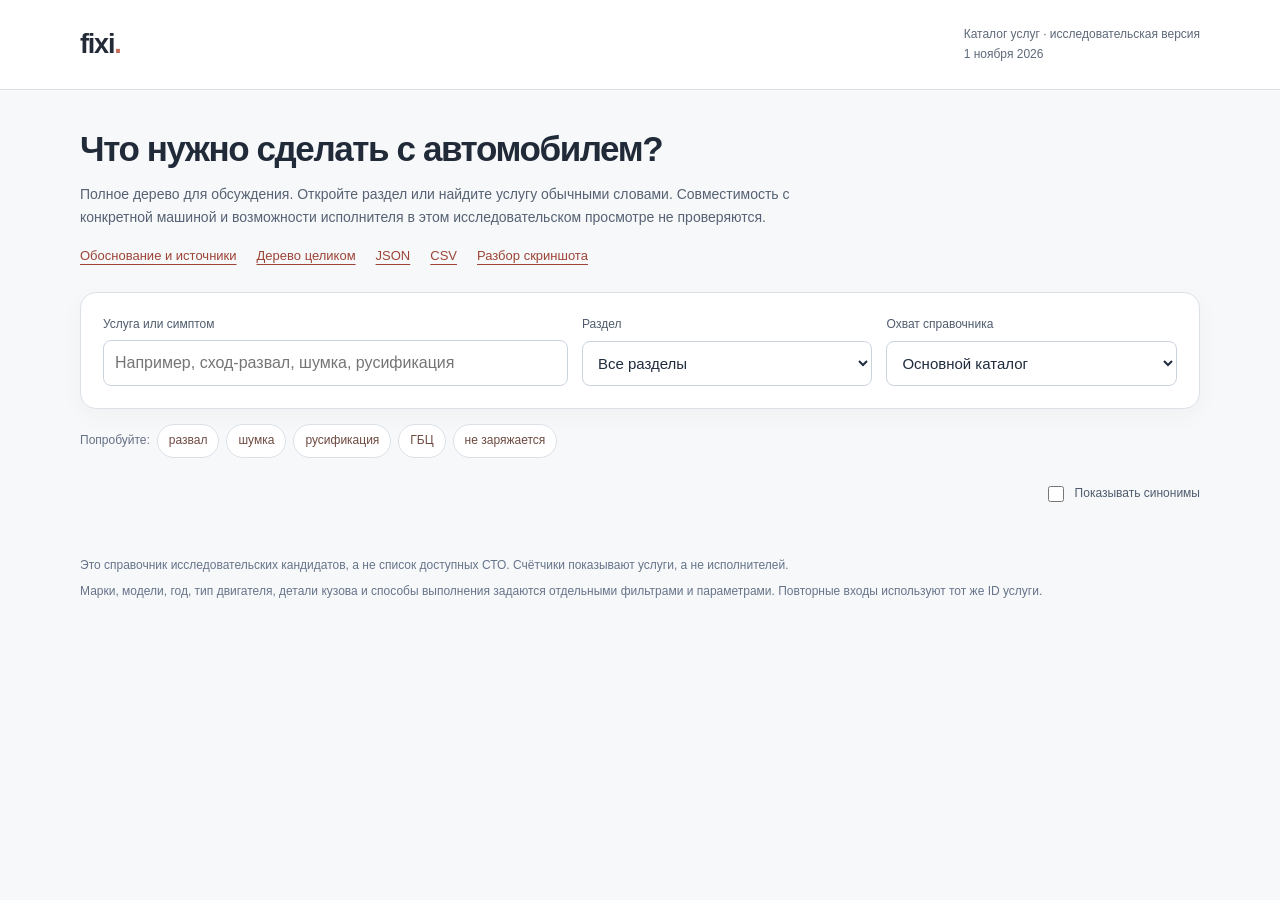
<file: docs/catalog/explorer.template.html>
<!doctype html>
<html lang="ru">
<head>
<meta charset="utf-8"><meta name="viewport" content="width=device-width,initial-scale=1">
<title>Fixi — дерево автоуслуг</title>
<meta name="description" content="Исследовательская версия дерева автоуслуг Fixi: категории, подкатегории, услуги и поисковые синонимы.">
<style>
  *{box-sizing:border-box}body{margin:0;background:#f7f8fa;color:#212a38;font:15px/1.6 -apple-system,BlinkMacSystemFont,'Segoe UI',Arial,sans-serif}button,input,select{font:inherit}button,a,summary,input,select{-webkit-tap-highlight-color:transparent}a{color:#9d4436;text-underline-offset:4px}button{cursor:pointer}button:focus-visible,a:focus-visible,input:focus-visible,select:focus-visible,summary:focus-visible{outline:3px solid #d57361;outline-offset:3px}[hidden]{display:none!important}.wrap{width:min(1120px,calc(100% - 48px));margin:auto}header{background:white;border-bottom:1px solid #dce1e8;padding:23px 0}.header-row{display:flex;justify-content:space-between;gap:24px;align-items:center}.brand{font-size:27px;font-weight:750;letter-spacing:-1.2px;color:#242b38;text-decoration:none}.brand span{color:#c76c59}.version{font-size:12px;color:#5d6878}.intro{padding:38px 0 25px}h1{font-size:35px;letter-spacing:-1.4px;line-height:1.2;margin:0 0 13px;font-weight:650}.intro>p{max-width:770px;color:#566273;margin:0;font-size:14px}.reference-links{display:flex;gap:20px;flex-wrap:wrap;margin-top:18px;font-size:13px}.controls{display:grid;grid-template-columns:1.6fr 1fr 1fr;gap:14px;padding:22px;background:#fff;border:1px solid #dce1e8;border-radius:16px;box-shadow:0 8px 23px #2d344509}.field{display:grid;gap:6px;min-width:0}label,.field>span{font-size:12px;color:#4f5c6d}input[type=search],select{width:100%;border:1px solid #cbd3df;border-radius:8px;background:#fff;color:#202c3e;min-height:43px;padding:9px 11px;min-width:0}input[type=search]{font-size:16px}.examples{display:flex;align-items:center;gap:7px;flex-wrap:wrap;padding:15px 0 6px;font-size:12px;color:#657084}.example{border:1px solid #dce1e8;background:#fff;color:#6e4a41;border-radius:20px;font-size:12px;padding:6px 11px;min-height:34px}.result-header{display:flex;justify-content:space-between;gap:20px;align-items:center;padding:19px 0 14px}.result-header p{font-size:13px;color:#536074;margin:0}.alias-toggle{display:flex;gap:8px;align-items:center;font-size:12px}.alias-toggle input{width:16px;height:16px;accent-color:#a95744}.section-label{font-size:12px;text-transform:uppercase;letter-spacing:1px;color:#68758a;margin:26px 0 11px}.category{margin-bottom:10px;border:1px solid #d8dfe9;border-radius:12px;background:#fff;overflow:hidden}.category>summary{padding:16px 20px;min-height:55px;font-size:16px;font-weight:600;cursor:pointer;list-style-position:inside}.category>summary .count{float:right;color:#68758a;font-size:12px;font-weight:400;margin-top:3px}.category[open]>summary{border-bottom:1px solid #e6eaf0;background:#fff7f2}.group{margin:0 19px;border-bottom:1px solid #e8ecf1}.group:last-child{border-bottom:0}.group>summary{padding:13px 0;min-height:46px;font-size:14px;color:#3d4d62;cursor:pointer;list-style-position:inside}.group>summary .count{color:#69768a;font-size:12px;margin-left:10px}.service-list{list-style:none;padding:0 0 8px 16px;margin:0}.service-item{padding:8px 0;border-top:1px solid #f0f2f6}.service-item:first-child{border-top:0}.service-link{display:inline;text-align:left;border:0;background:none;padding:3px 0;color:#25394f;line-height:1.5;font-size:14px}.service-link:hover{color:#9d4436;text-decoration:underline;text-underline-offset:4px}.aliases{font-size:12px;color:#66758a;margin-top:2px}.requirement{display:inline-block;font-size:11px;border-radius:5px;background:#edf1f7;color:#4d6079;padding:2px 6px;margin-left:7px}.requirement.held{background:#fff0dd;color:#795122}.crosslink{padding:11px 0 14px 16px;font-size:12px;color:#6b7689}.crosslink button{border:0;padding:3px 2px;background:none;color:#935141;font-size:12px;text-decoration:underline;text-underline-offset:3px}.empty{padding:30px 20px;border:1px dashed #bfc9d8;border-radius:10px;color:#526178;background:#fff}.intake{padding:16px 20px;background:#fff5ee;border:1px solid #eccdbd;border-radius:11px;margin:13px 0;font-size:13px}.intake strong{color:#713e2e}.intake ul{padding-left:20px;margin-bottom:0}.intake p{margin:7px 0 0}.footer{padding:30px 0 40px;color:#66748a;font-size:12px}.footer p{margin:7px 0}.detail-dialog{width:min(650px,calc(100% - 32px));max-height:90dvh;overflow:auto;border:1px solid #d9e0ea;border-radius:17px;padding:28px;color:#243246;box-shadow:0 25px 100px #26334b40;background:#fff}.detail-dialog::backdrop{background:#26334b80;backdrop-filter:blur(4px)}.dialog-top{display:flex;justify-content:space-between;gap:20px;font-size:12px;color:#69768a}.close{width:34px;height:34px;border-radius:50%;border:1px solid #dce2ec;background:#f6f7fa;color:#37465d;font-size:23px;line-height:1}.detail-dialog h2{font-size:25px;line-height:1.3;letter-spacing:-.5px;margin:17px 0}.path{color:#66758a;font-size:13px}.detail-dialog dl{display:grid;grid-template-columns:125px 1fr;gap:13px;font-size:13px}.detail-dialog dt{color:#69758a}.detail-dialog dd{margin:0;overflow-wrap:anywhere}.detail-dialog code{font-size:12px;background:#f1f4f8;padding:4px 6px;border-radius:5px}.evidence-note{padding:13px 15px;font-size:12px;background:#f4f6fa;border-radius:8px;line-height:1.7}.detail-sources{font-size:12px;padding-left:18px}.detail-sources li{margin:7px 0}mark{background:#ffead1;color:inherit;border-radius:2px}
  @media(max-width:850px){.controls{grid-template-columns:1fr 1fr}.field:first-child{grid-column:1/-1}.wrap{width:calc(100% - 36px)}h1{font-size:31px}.category>summary{font-size:15px}.category>summary .count{font-size:11px}}
  @media(max-width:500px){body{font-size:14px}.header-row{align-items:start}.version{max-width:160px;text-align:right;font-size:11px}.intro{padding:29px 0 21px}h1{font-size:29px;letter-spacing:-1px}.controls{grid-template-columns:1fr;padding:17px}.field:first-child{grid-column:auto}.controls select{font-size:16px}.result-header{display:block;padding-top:16px}.alias-toggle{margin-top:10px}.category>summary{padding:14px;font-size:14px}.category>summary .count{float:none;display:block;margin:4px 0 0 18px}.group{margin-inline:14px}.group>summary{font-size:13px}.service-list{padding-left:12px}.service-link{font-size:13px;min-height:32px}.aliases{font-size:11px}.detail-dialog{padding:22px}.detail-dialog dl{grid-template-columns:1fr;gap:4px}.detail-dialog dd{margin-bottom:12px}.detail-dialog h2{font-size:23px}.example{min-height:40px}.crosslink button{min-height:32px}.reference-links{gap:12px}}
</style>
</head>
<body>
<header><div class="wrap header-row"><a class="brand" href="../../landing-pages/index.html">fixi<span>.</span></a><div class="version">Каталог услуг · исследовательская версия<br>1 ноября 2026</div></div></header>
<main class="wrap">
  <section class="intro"><h1>Что нужно сделать с автомобилем?</h1><p>Полное дерево для обсуждения. Откройте раздел или найдите услугу обычными словами. Совместимость с конкретной машиной и возможности исполнителя в этом исследовательском просмотре не проверяются.</p><div class="reference-links"><a href="../research/service-taxonomy-research.md">Обоснование и источники</a><a href="tree.md">Дерево целиком</a><a href="services.json">JSON</a><a href="services.csv">CSV</a><a href="screenshot-mapping.md">Разбор скриншота</a></div></section>
  <form class="controls" id="catalog-controls" role="search"><div class="field"><label for="query">Услуга или симптом</label><input type="search" id="query" placeholder="Например, сход-развал, шумка, русификация" autocomplete="off"></div><div class="field"><label for="category-select">Раздел</label><select id="category-select"><option value="all">Все разделы</option></select></div><div class="field"><label for="scope-select">Охват справочника</label><select id="scope-select"><option value="core">Основной каталог</option><option value="commercial">Грузовое расширение</option><option value="all">Все обычные услуги</option><option value="held">Решение о публикации отложено</option></select></div></form>
  <div class="examples"><span>Попробуйте:</span><button class="example" data-query="развал" type="button">развал</button><button class="example" data-query="шумка" type="button">шумка</button><button class="example" data-query="русификация" type="button">русификация</button><button class="example" data-query="ГБЦ" type="button">ГБЦ</button><button class="example" data-query="не заряжается" type="button">не заряжается</button></div>
  <div class="result-header"><p id="result-count" role="status" aria-live="polite"></p><label class="alias-toggle"><input type="checkbox" id="show-aliases">Показывать синонимы</label></div>
  <section id="intake-results" aria-label="Уточнение симптомов"></section>
  <section id="catalog-tree" aria-label="Дерево услуг"></section>
  <div id="empty-state" class="empty" hidden>В выбранном охвате совпадений нет. Попробуйте более короткий запрос или другой раздел. Заявка без точного выбора услуги остаётся допустимым сценарием продукта.</div>
</main>
<footer class="wrap footer"><p>Это справочник исследовательских кандидатов, а не список доступных СТО. Счётчики показывают услуги, а не исполнителей.</p><p>Марки, модели, год, тип двигателя, детали кузова и способы выполнения задаются отдельными фильтрами и параметрами. Повторные входы используют тот же ID услуги.</p></footer>
<dialog class="detail-dialog" id="service-dialog" aria-labelledby="service-title"><div class="dialog-top"><span>Карточка услуги · проект структуры данных</span><button type="button" class="close" id="close-dialog" aria-label="Закрыть">×</button></div><div id="detail-content"></div></dialog>
<script id="catalog-data" type="application/json">__CATALOG_DATA__</script>
<script>
(() => {
  const data=JSON.parse(document.getElementById('catalog-data').textContent);
  const serviceMap=new Map(data.services.map(s=>[s.id,s]));
  const categoryMap=new Map(data.categories.map(c=>[c.id,c]));
  const groups=new Map(data.categories.flatMap(c=>c.groups.map(g=>[g.id,g])));
  const sourceMap=new Map(data.sources.map(s=>[s.id,s]));
  const query=document.getElementById('query'),categorySelect=document.getElementById('category-select'),scopeSelect=document.getElementById('scope-select'),showAliases=document.getElementById('show-aliases');
  const tree=document.getElementById('catalog-tree'),intake=document.getElementById('intake-results'),count=document.getElementById('result-count'),empty=document.getElementById('empty-state'),dialog=document.getElementById('service-dialog');
  const norm=value=>value.toLocaleLowerCase('ru').replaceAll('ё','е').replace(/[^\p{L}\p{N}]+/gu,' ').trim();
  const escape=value=>String(value).replace(/[&<>"']/g,c=>({'&':'&amp;','<':'&lt;','>':'&gt;','"':'&quot;',"'":'&#39;'}[c]));
  const tokens=()=>norm(query.value).split(' ').filter(Boolean);
  const plural=(n,forms)=>forms[n%100>=11&&n%100<=14?2:n%10===1?0:n%10>=2&&n%10<=4?1:2];
  const index=new Map(data.services.map(s=>[s.id,norm([s.label,...s.aliases,groups.get(s.group_id).label].join(' '))]));
  for(const cat of data.categories){const option=document.createElement('option');option.value=cat.id;option.textContent=cat.label;categorySelect.append(option);}
  function inScope(s){const scope=scopeSelect.value;return scope==='held'?s.visibility==='review_required':s.visibility==='public'&&(scope==='all'||s.module===scope);}
  function showService(id){
    const s=serviceMap.get(id);if(!s)return;
    const category=categoryMap.get(s.category_id),group=groups.get(s.group_id);
    const requirements={hv_capability:'Компетенция работы с высоковольтной системой',qualified_provider:'Проверка профильной компетенции и условий',ownership_check:'Подтверждение права доступа к автомобилю / аккаунту'};
    document.getElementById('detail-content').innerHTML=`<h2 id="service-title">${escape(s.label)}</h2><p class="path">${escape(category.label)} → ${escape(group.label)}</p><dl><dt>ID услуги</dt><dd><code>${escape(s.id)}</code></dd><dt>Поисковые названия</dt><dd>${s.aliases.map(escape).join('; ')||'Не заданы'}</dd><dt>Публикация</dt><dd>${s.visibility==='public'?'Кандидат для обычного каталога':'Отложена до отдельного решения'}</dd><dt>Типы силовой установки</dt><dd>${s.powertrains.length?s.powertrains.map(escape).join(', '):'Ограничение в черновике не задано. Совместимость не подтверждена.'}</dd><dt>Условия</dt><dd>${s.requirements.map(r=>escape(requirements[r]||r)).join('; ')||'Проверяются по услуге, автомобилю и исполнителю'}</dd></dl><p class="evidence-note">Название и место в дереве — предложение Fixi. Источники ниже подтверждают семейство работ, но не каждую строку каталога и не наличие этой услуги у конкретной СТО.</p><ul class="detail-sources">${s.source_ids.map(id=>sourceMap.get(id)).filter(Boolean).map(source=>`<li><a href="${escape(source.url)}" target="_blank" rel="noopener noreferrer">${escape(source.title)}</a></li>`).join('')}</ul>`;
    if(!dialog.open)dialog.showModal();
  }
  function render(){
    const ts=tokens();const scoped=data.services.filter(s=>inScope(s)&&(categorySelect.value==='all'||s.category_id===categorySelect.value));
    let filtered=scoped.filter(s=>ts.every(t=>index.get(s.id).includes(t)));
    if(ts.length&&!filtered.length)filtered=scoped.filter(s=>ts.every(t=>norm(categoryMap.get(s.category_id).label).includes(t)));
    const found=new Set(filtered.map(s=>s.id));let output='',lastSection='',categoryCount=0;
    for(const cat of data.categories){
      const matchedGroups=cat.groups.map(g=>({group:g,services:g.service_ids.map(id=>serviceMap.get(id)).filter(s=>found.has(s.id))})).filter(g=>g.services.length);
      if(!matchedGroups.length)continue;categoryCount++;
      if(lastSection!==cat.section){output+=`<h2 class="section-label">${escape(cat.section)}</h2>`;lastSection=cat.section;}
      const total=matchedGroups.reduce((sum,g)=>sum+g.services.length,0);
      output+=`<details class="category" ${ts.length||categorySelect.value!=='all'?'open':''}><summary>${escape(cat.label)}<span class="count">${matchedGroups.length} ${plural(matchedGroups.length,['группа','группы','групп'])} · ${total} ${plural(total,['услуга','услуги','услуг'])}</span></summary>`;
      for(const {group,services} of matchedGroups){
        output+=`<details class="group" ${ts.length?'open':''}><summary>${escape(group.label)}<span class="count">${services.length}</span></summary><ul class="service-list">`;
        for(const s of services){output+=`<li class="service-item"><button type="button" class="service-link" data-service-id="${escape(s.id)}">${escape(s.label)}</button>${s.visibility!=='public'?'<span class="requirement held">Публикация отложена</span>':s.requirements.includes('hv_capability')?'<span class="requirement">HV</span>':''}${showAliases.checked&&s.aliases.length?`<div class="aliases">${s.aliases.map(escape).join(' · ')}</div>`:''}</li>`;}
        output+='</ul>';
        const links=data.crosslinks.find(x=>x.from_group===group.id);
        if(links){const visible=links.service_ids.map(id=>serviceMap.get(id)).filter(inScope);if(visible.length)output+=`<div class="crosslink">Также ищут: ${visible.map(s=>`<button type="button" data-service-id="${escape(s.id)}">${escape(s.label)}</button>`).join(' · ')}</div>`;}
        output+='</details>';
      }
      output+='</details>';
    }
    tree.innerHTML=output;empty.hidden=filtered.length>0;
    count.textContent=`${filtered.length} ${plural(filtered.length,['услуга','услуги','услуг'])} · ${categoryCount} ${plural(categoryCount,['раздел','раздела','разделов'])}${ts.length?' · поиск: «'+query.value.trim()+'»':''}`;
    const routes=ts.length?data.symptom_routes.filter(r=>ts.every(t=>norm([r.label,...r.aliases].join(' ')).includes(t))).slice(0,3):[];
    intake.innerHTML=routes.map(r=>`<div class="intake"><strong>${escape(r.label)}: сначала уточним</strong><ul>${r.clarifying_questions.map(q=>`<li>${escape(q)}</li>`).join('')}</ul><p>Направления поиска, а не диагноз: ${r.candidate_service_ids.map(id=>escape(serviceMap.get(id).label)).join('; ')}.</p></div>`).join('');
  }
  document.getElementById('catalog-controls').addEventListener('submit',e=>e.preventDefault());
  query.addEventListener('input',render);categorySelect.addEventListener('change',render);scopeSelect.addEventListener('change',render);showAliases.addEventListener('change',render);
  document.querySelectorAll('[data-query]').forEach(button=>button.addEventListener('click',()=>{query.value=button.dataset.query;categorySelect.value='all';render();query.focus();}));
  tree.addEventListener('click',event=>{const button=event.target.closest('[data-service-id]');if(button)showService(button.dataset.serviceId);});
  document.getElementById('close-dialog').addEventListener('click',()=>dialog.close());
  dialog.addEventListener('click',event=>{if(event.target!==dialog)return;const r=dialog.getBoundingClientRect();if(event.clientX<r.left||event.clientX>r.right||event.clientY<r.top||event.clientY>r.bottom)dialog.close();});
  render();
})();
</script>
</body>
</html>
</file>
<file: landing-pages/assets/common.css>
*{box-sizing:border-box}html{scroll-behavior:smooth;scroll-padding-top:30px}body{margin:0}button,input,select,textarea{font:inherit}button,a,input,select,textarea{-webkit-tap-highlight-color:transparent}a{color:inherit;text-decoration:none}button{cursor:pointer}button:disabled{cursor:default}img,svg{max-width:100%}button:focus-visible,a:focus-visible,input:focus-visible,select:focus-visible,textarea:focus-visible{outline:3px solid var(--accent,#bdf346);outline-offset:5px}[hidden]{display:none!important}.wrap{width:min(1320px,calc(100% - 96px));margin-inline:auto}.row{display:flex;align-items:center}.between{justify-content:space-between}.brand{display:inline-flex;align-items:center;gap:9px;font-size:30px;font-weight:850;letter-spacing:-1.8px;line-height:1}.brand svg{width:30px;height:30px;flex-shrink:0}.nav-links{display:flex;align-items:center;gap:30px;font-size:14px}.button{display:inline-flex;align-items:center;justify-content:center;gap:12px;min-height:50px;padding:14px 23px;border:1px solid transparent;font-weight:650;font-size:14px;line-height:1.3;transition:transform .2s,background .2s,box-shadow .2s}.button:hover{transform:translateY(-2px)}.button svg,.arrow-icon{width:18px;height:18px;flex-shrink:0}.eyebrow{text-transform:uppercase;letter-spacing:1.8px;font-size:11px;font-weight:700;display:flex;gap:9px;align-items:center}.live-dot{width:7px;height:7px;background:currentColor;border-radius:50%;display:inline-block;flex-shrink:0}.muted{color:var(--muted,#6f756e)}.demo-note{font-size:11px;line-height:1.5;color:var(--muted,#6f756e)}.section-head{display:flex;align-items:end;justify-content:space-between;gap:30px;margin-bottom:35px}.section-head h2{margin:12px 0 0}.section-head>p{max-width:340px;line-height:1.65;font-size:14px}.chips{display:flex;flex-wrap:wrap;gap:8px}.chip{border:1px solid var(--line,#d9ddd4);padding:10px 16px;background:transparent;color:inherit;font-size:12px;line-height:1.2;transition:background .2s,color .2s}.chip:hover{background:var(--hover,#edf1e5)}.chip.is-active{background:var(--ink,#172018);border-color:var(--ink,#172018);color:var(--paper,#fff)}.station-card{transition:background .2s,border-color .2s,box-shadow .2s}.station-card h3{margin:0}.station-card p{line-height:1.5}.station-card .tags{display:flex;gap:5px;flex-wrap:wrap}.station-card .tags span{font-size:10px;padding:5px 8px}.rating{display:flex;align-items:center;gap:5px;font-size:12px;white-space:nowrap}.verified{display:inline-flex;align-items:center;gap:4px;font-size:10px}.verified svg{width:13px;height:13px}.map-pin{position:absolute;transform:translate(-50%,-50%);display:flex;align-items:center;gap:5px;justify-content:center;border:2px solid #fff;box-shadow:0 4px 12px #14251922;background:#fff;color:#172018;border-radius:24px;padding:9px 13px;font-size:12px;font-weight:750;white-space:nowrap;transition:background .2s,transform .2s}.map-pin:after{content:"";position:absolute;width:8px;height:8px;bottom:-5px;left:calc(50% - 4px);background:inherit;transform:rotate(45deg);border-radius:1px}.map-pin:hover,.map-pin.is-selected{background:var(--accent,#c3f44d);transform:translate(-50%,-50%) scale(1.08);z-index:2}.map-legend{position:absolute;bottom:15px;left:17px;z-index:2;background:#ffffffdc;color:#62685e;border-radius:5px;padding:6px 9px;font-size:9px;backdrop-filter:blur(8px)}.map-label{position:absolute;font-size:10px;font-weight:600;color:#899181;letter-spacing:1px}.field{display:grid;gap:7px}.field label{font-size:12px;font-weight:650}.field input,.field select,.field textarea{width:100%;border:1px solid #d9ddd5;border-radius:8px;padding:12px 13px;color:#19231a;background:white;min-height:45px}.field textarea{resize:vertical;min-height:90px}.field-grid{display:grid;grid-template-columns:1fr 1fr;gap:15px}.demo-dialog{border:1px solid #dfe2d9;border-radius:18px;background:#fcfdf9;color:#19231a;padding:35px;width:min(530px,calc(100% - 32px));box-shadow:0 25px 120px #0004;max-height:90dvh;overflow:auto;font-family:Arial,sans-serif}.demo-dialog::backdrop{background:#0b181abb;backdrop-filter:blur(7px)}.demo-dialog h2{font-size:29px;letter-spacing:-1px;margin:10px 0}.demo-dialog p{line-height:1.6}.demo-dialog form{display:grid;gap:17px}.dialog-top{display:flex;align-items:center;justify-content:space-between}.dialog-top span{font-size:10px;text-transform:uppercase;letter-spacing:1.2px;color:#75806b}.dialog-close{border:0;background:#eaf0e3;color:#1c271e;border-radius:50%;width:33px;height:33px;font-size:23px;line-height:1}.dialog-submit{background:#19231a;color:white;border-radius:8px;width:100%;margin-top:3px}.dialog-notice{background:#eaf2df;padding:13px 15px;border-radius:8px;font-size:13px;margin-top:18px}.dialog-legal{font-size:11px;color:#75806b;margin:0}.empty-state{padding:24px;line-height:1.6;color:var(--muted);border:1px dashed var(--line);font-size:13px}.footer-links{display:flex;gap:22px;flex-wrap:wrap;font-size:12px}.concept-link{display:inline-flex;align-items:center;gap:6px;font-size:11px}.visually-hidden{position:absolute;width:1px;height:1px;padding:0;margin:-1px;overflow:hidden;clip:rect(0,0,0,0);white-space:nowrap;border:0}.arrow-line{display:inline-block;transition:transform .2s}.button:hover .arrow-line{transform:translateX(3px)}
@media(min-width:1600px){.wrap{width:min(1420px,calc(100% - 140px))}}@media(max-width:1050px){.wrap{width:calc(100% - 56px)}.nav-links{gap:19px}.nav-links .optional{display:none}}@media(max-width:700px){html{scroll-padding-top:18px}.wrap{width:calc(100% - 36px)}.nav-links{gap:12px}.nav-links>a{display:none}.nav-links .button{min-height:40px;padding:10px 13px;font-size:12px}.brand{font-size:27px}.section-head{display:block}.section-head>p{max-width:none}.field-grid{grid-template-columns:1fr}.demo-dialog{padding:24px}.footer-links{gap:14px}.chip{padding:9px 12px;font-size:11px}.button{min-height:48px}.map-pin{font-size:11px;padding:8px 11px}}
@media(prefers-reduced-motion:reduce){html{scroll-behavior:auto}*,*:before,*:after{transition:none!important;animation:none!important}}
</file>
<file: landing-pages/assets/pearl.css>
:root {
  --paper: #fff;
  --ink: #1c2330;
  --muted: #505c6d;
  --line: #d9dee7;
  --accent: #f8897b;
  --hover: #fff2ef;
  --coral-ink: #a84b42;
  --glass: rgba(255,255,255,.72);
  --edge: inset 0 1px 0 #fff, inset 0 0 0 1px #ffffffa8;
}

body { background: #fcfcfd; color: var(--ink); font-family: -apple-system,BlinkMacSystemFont,'Segoe UI',Arial,sans-serif; -webkit-font-smoothing: antialiased; }
.wrap { width: min(1180px,calc(100% - 88px)); }
.icon { width: 20px; height: 20px; fill: none; stroke: currentColor; stroke-width: 1.65; stroke-linecap: round; stroke-linejoin: round; flex-shrink: 0; }
.symbol-library { position: absolute; width: 0; height: 0; overflow: hidden; }
.glass { background: #ffffffe8; background: linear-gradient(145deg,#fffffff5,#ffffffd6); border: 1px solid #ffffff; box-shadow: var(--edge),0 16px 36px #28324724,0 4px 10px #28324712; -webkit-backdrop-filter: blur(24px) saturate(1.3); backdrop-filter: blur(24px) saturate(1.3); }
.eyebrow { font-size: 12px; font-weight: 550; letter-spacing: .6px; text-transform: none; }
.coral-text { color: var(--coral-ink); }
.button { min-height: 48px; padding: 13px 21px; border-radius: 15px; font-size: 12px; font-weight: 600; }
.button.coral { color: #4b201b; background: linear-gradient(175deg,#ffad9c -30%,#ff9888 28%,#f78473 90%); border: 1px solid #ed8877; box-shadow: inset 0 1.5px 1px #ffffffa6,inset 0 -2px 2px #d867532e,0 5px 12px #e57f6426,0 1px 2px #b94c2921; }
.button.coral:hover { box-shadow: inset 0 1.5px 1px #ffffffa6,inset 0 -2px 2px #d8675333,0 8px 20px #e57f6438,0 2px 3px #b94c2921; }
.button.white { background: linear-gradient(#fff,#f7f7f9); color: #656872; border-color: #eeeef1; box-shadow: inset 0 1px 0 #fff,0 3px 7px #313a4d06; }
.button:active { transform: translateY(1px); }

.header-shell { padding-top: 22px; position: relative; z-index: 5; }
.site-header { min-height: 73px; border-radius: 24px; padding: 0 23px; gap: 30px; background: #fffffff0; box-shadow: var(--edge),0 9px 26px #2932471c,0 2px 6px #2932470c; }
.brand { gap: 9px; font-size: 29px; font-weight: 750; letter-spacing: -1.6px; }
.brand-mark { width: 33px; height: 34px; display: grid; place-items: center; color: #af4f43; border: 1px solid #f5d2cb; border-radius: 11px; background: linear-gradient(145deg,#fff7f5,#ffd8cf); box-shadow: inset 1px 1px 2px #fff,inset -1px -2px 3px #de998126,0 3px 5px #b6684814; }
.brand-mark .icon { width: 21px; height: 21px; stroke-width: 2.6; }
.nav-links { gap: 27px; font-size: 13px; color: #465266; }
.header-actions { display: flex; align-items: center; gap: 20px; }
.header-actions > button:first-child { border: 0; background: transparent; padding: 10px 0; font-size: 12px; color: #676974; }
.header-actions .button { min-height: 39px; padding: 10px 15px; font-size: 12px; border-radius: 12px; }

.hero { min-height: 690px; margin-top: 26px; padding: 44px 44px 28px; text-align: left; position: relative; isolation: isolate; overflow: hidden; border-radius: 30px; background: #171a20; display: flex; flex-direction: column; align-items: flex-start; box-shadow: 0 22px 50px #1a223330,0 4px 12px #1a223318; }
.hero-photo { position: absolute; inset: 0; z-index: -2; background: url('pearl-hero.jpg') center 46%/cover no-repeat; }
.hero:before { content: ''; position: absolute; inset: 0; z-index: -1; background: linear-gradient(90deg,#10151bde 0%,#10151ba6 32%,#10151b26 72%),linear-gradient(0deg,#10151b73,transparent 36%); }
.hero-label { display: inline-flex; gap: 8px; align-items: center; padding: 9px 13px; border: 1px solid #ffffff80; border-radius: 30px; background: #ffffffed; color: #763f34; font-size: 12px; box-shadow: inset 0 1px 1px #fff,0 4px 10px #0003; backdrop-filter: blur(16px); }
.hero-label .live-dot { background: #ee9c8d; width: 5px; height: 5px; box-shadow: 0 0 0 3px #fff0eb; }
.hero h1 { font-size: clamp(52px,5.3vw,72px); font-weight: 700; letter-spacing: -3.5px; line-height: 1.075; margin: 21px 0 19px; color: #fff; text-shadow: 0 3px 18px #0006; }
.hero h1 span { color: #ffb4a1; }
.hero-description { font-size: 16px; line-height: 1.7; color: #fff; max-width: 480px; margin: 0; text-shadow: 0 2px 10px #0009; }
.search-dock { display: grid; grid-template-columns: .85fr .95fr 1.2fr auto; gap: 0; padding: 13px; border-radius: 21px; margin: auto 0 0; width: 100%; max-width: none; text-align: left; position: relative; z-index: 3; order: 5; background: linear-gradient(135deg,#fffffff2,#ffffffe0); box-shadow: var(--edge),0 16px 34px #0005,0 3px 8px #0003; }
.search-part { display: flex; align-items: center; gap: 10px; padding: 4px 15px; border-right: 1px solid #eeeef1; min-width: 0; }
.search-part > .icon { color: #596273; width: 17px; height: 17px; }
.search-part > div { min-width: 0; width: 100%; }
.search-part label { display: block; font-size: 12px; color: #596273; margin-bottom: 5px; }
.search-part select { width: 100%; min-height: 21px; max-width: 100%; padding: 0 10px 0 0; color: #575964; border: 0; background: transparent; font-size: 12px; font-weight: 500; }
.search-dock .button { margin-left: 12px; min-width: 126px; }
.hero-alternative { margin: 16px 0 24px; color: #fff; font-size: 13px; text-shadow: 0 2px 8px #0009; }
.hero-alternative button { border: 0; padding: 3px 2px; background: none; color: #ffd0be; font-size: inherit; font-weight: 650; text-decoration: underline; text-underline-offset: 4px; }

.map-section { margin-top: 36px; }
.map-viewport { height: 390px; position: relative; border: 1px solid #d8dee8; border-radius: 30px; background: #f5f6f8; isolation: isolate; box-shadow: inset 0 0 0 5px #ffffff80,0 18px 38px #2932471a,0 4px 9px #2932470d; }
.map-viewport:before { content: ''; position: absolute; inset: 5px; border-radius: 25px; background: url('pearl-map.svg') center 49%/cover; z-index: -2; }
.map-viewport:after { content: ''; position: absolute; inset: 5px; border-radius: 25px; box-shadow: inset 0 0 40px 15px #ffffff75; pointer-events: none; z-index: -1; }
.map-city { position: absolute; right: 20px; top: 20px; font-size: 12px; padding: 10px 13px; border-radius: 12px; color: #777f8e; display: flex; align-items: center; gap: 8px; }
.map-city .icon { width: 13px; height: 13px; }
.featured-station { position: absolute; left: 24px; top: 24px; width: 265px; padding: 21px; border-radius: 24px; background: linear-gradient(145deg,#fffffff5,#ffffffb5); border-color: #ffffffee; box-shadow: inset 0 1px 2px #fff,inset 1px 0 0 #fff,0 15px 35px #4c586e16,0 3px 10px #4c586e08; }
.featured-top { display: flex; justify-content: space-between; align-items: center; }
.tactile-icon { width: 48px; height: 48px; display: grid; place-items: center; background: linear-gradient(145deg,#fff,#fff4ef); color: #596273; border: 1px solid #f0e4e0; border-radius: 16px; box-shadow: inset 1px 1px 2px #fff,inset -2px -3px 4px #debdac1a,3px 4px 9px #bc9a8712; }
.tactile-icon .icon { width: 24px; height: 24px; }
.rating-pill { color: #596273; font-size: 12px; display: flex; align-items: center; gap: 5px; padding: 7px 10px; border-radius: 11px; background: #ffffffa8; border: 1px solid #fff; }
.rating-pill .icon { width: 11px; height: 11px; fill: #e9bb8a; stroke: #deb484; }
.featured-station h2 { font-size: 17px; font-weight: 620; letter-spacing: -.5px; margin: 19px 0 8px; }
.featured-station .verified { color: #596273; font-size: 12px; }
.featured-station .verified .icon { width: 12px; height: 12px; color: #596273; }
.featured-station .address { font-size: 12px; color: #596273; margin: 15px 0; }
.featured-station .tags { display: flex; gap: 5px; flex-wrap: wrap; }
.featured-station .tags span { border: 1px solid #efedf0; background: #ffffffb0; padding: 6px 8px; font-size: 12px; border-radius: 8px; color: #596273; }
.featured-station .button { width: 100%; margin-top: 20px; min-height: 38px; font-size: 12px; border-radius: 12px; }
.featured-station > .demo-note { font-size: 12px; text-align: center; color: #596273; margin: 10px 0 0; }
.map-pin { width: 51px; height: 51px; padding: 0; border-radius: 17px; border: 1px solid white; color: #596273; background: linear-gradient(145deg,#fff,#f5f5f9); box-shadow: inset 1px 1px 2px #fff,inset -1px -2px 3px #c3c6d830,0 7px 12px #4c586e18; }
.map-pin > .icon { width: 23px; height: 23px; }
.map-pin:after { width: 10px; height: 10px; bottom: -5px; box-shadow: 2px 2px 3px #7468700c; }
.map-pin.is-selected,.map-pin:hover { color: #fff7f2; border-color: #ffb4a5; background: linear-gradient(145deg,#ffb6a4,#ef8c7c 70%); box-shadow: inset 1px 2px 3px #ffe2d2,inset -2px -3px 5px #cb65593b,0 8px 20px #d47a6350,0 1px 4px #cf756b38; }
.pin-name { position: absolute; top: 65px; left: 50%; transform: translateX(-50%); font-size: 12px; padding: 6px 8px; color: #8c7c7c; background: #ffffffb5; border: 1px solid #fff; border-radius: 8px; backdrop-filter: blur(10px); }
.map-caption { display: flex; justify-content: space-between; align-items: center; gap: 20px; padding: 14px 5px; color: #596273; font-size: 12px; }
.map-caption span:first-child { display: flex; align-items: center; gap: 6px; }
.map-caption .icon { width: 12px; height: 12px; }
.map-legend { background: #ffffffa8; font-size: 12px; bottom: 17px; left: auto; right: 20px; border: 1px solid #fff; border-radius: 8px; color: #596273; }
.brand-strip { display: flex; align-items: center; gap: 38px; padding: 28px 0 43px; border-bottom: 1px solid var(--line); }
.brand-strip > span { font-size: 12px; color: #596273; line-height: 1.6; flex-shrink: 0; }
.car-brands { display: flex; align-items: center; justify-content: space-around; gap: 30px; flex: 1; color: #596273; font-size: 16px; font-weight: 550; letter-spacing: .3px; }
.car-brands .byd { font-style: italic; font-size: 23px; font-weight: 650; letter-spacing: -1px; }
.car-brands .tesla { font-size: 12px; letter-spacing: 5px; }

.catalog { padding-top: 64px; padding-bottom: 72px; }
.section-head { margin-bottom: 25px; }
.section-head h2,.section-title { font-size: 40px; line-height: 1.15; font-weight: 580; letter-spacing: -1.9px; margin: 13px 0 0; }
.section-head > p { font-size: 12px; line-height: 1.8; max-width: 300px; color: #7c7f89; margin-bottom: 2px; }
.catalog-controls { display: flex; justify-content: space-between; align-items: center; gap: 15px; flex-wrap: wrap; margin: 25px 0 23px; }
.chips { gap: 7px; }
.chip { border-radius: 12px; color: #596273; border-color: #eeeef1; font-size: 12px; padding: 10px 13px; background: linear-gradient(#fff,#fcfcfd); box-shadow: inset 0 1px 0 #fff,0 2px 3px #4b4b6603; }
.chip.is-active { color: #b1685d; border-color: #f5ded7; background: linear-gradient(#fff7f3,#ffede7); box-shadow: inset 0 1px 0 #fff,0 2px 4px #dbad9310; }
.catalog-controls .demo-note { color: #596273; font-size: 12px; }
.station-grid { display: grid; grid-template-columns: repeat(3,minmax(0,1fr)); gap: 18px; }
.station-card { border: 1px solid #dce1e9; border-radius: 23px; padding: 23px; background: linear-gradient(150deg,#fff,#f9fafc); box-shadow: inset 0 1px 0 #fff,0 12px 24px #29324716,0 3px 6px #2932470a; min-width: 0; }
.station-card.is-selected { border-color: #e3927f; box-shadow: inset 0 1px 0 #fff,0 12px 26px #a75d451c,0 0 0 3px #fff0e9; }
.station-top { display: flex; align-items: center; gap: 12px; margin-bottom: 20px; }
.station-top .tactile-icon { width: 41px; height: 41px; border-radius: 13px; flex-shrink: 0; }
.station-top .tactile-icon .icon { width: 20px; height: 20px; }
.station-card h3 { font-size: 14px; font-weight: 580; letter-spacing: -.35px; }
.station-card .verified { font-size: 12px; color: #596273; margin-top: 6px; }
.station-card .verified .icon { width: 11px; height: 11px; color: #596273; }
.station-card .address { color: #596273; font-size: 12px; margin: 0 0 16px; }
.station-card .rating { color: #596273; font-size: 12px; }
.station-card .rating > span { color: #596273; font-size: 12px; font-weight: 400; }
.station-card .tags { margin-top: 17px; min-height: 52px; align-content: start; }
.station-card .tags span { color: #596273; border: 1px solid #f0eef2; border-radius: 7px; background: #f9f9fb; padding: 5px 8px; font-size: 12px; }
.card-bottom { border-top: 1px solid #f0eff3; margin-top: 15px; padding-top: 15px; display: flex; align-items: center; justify-content: space-between; gap: 8px; }
.card-bottom > span { font-size: 12px; color: #596273; }
.card-bottom > button { border: 0; background: none; padding: 5px 0 5px 5px; color: #aa7165; font-size: 12px; }

.how { padding-top: 58px; padding-bottom: 67px; border-top: 1px solid var(--line); }
.center-heading { text-align: center; }
.center-heading .eyebrow { justify-content: center; }
.center-heading > p { font-size: 12px; color: #7c7f89; line-height: 1.8; margin: 17px auto 0; max-width: 400px; }
.steps { display: grid; grid-template-columns: repeat(3,minmax(0,1fr)); gap: 25px; margin-top: 37px; }
.step { padding: 20px 20px 0; text-align: center; min-width: 0; }
.step-scene { height: 148px; display: grid; place-items: center; position: relative; margin-bottom: 24px; border-radius: 24px; background: radial-gradient(ellipse at 50% 60%,#f6f6f9,#fff 68%); }
.scene-message { width: 216px; text-align: left; border-radius: 16px 16px 4px 16px; padding: 17px; background: linear-gradient(145deg,#fffaf6,#fff0ea); border: 1px solid #f5e0d7; box-shadow: inset 1px 1px 2px #fff,0 8px 15px #b8a09417; transform: rotate(-5deg); }
.scene-message span { font-size: 12px; color: #596273; }
.scene-message p { font-size: 12px; color: #9b7769; line-height: 1.7; margin: 8px 0 0; }
.scene-offer { width: 220px; border-radius: 16px; padding: 17px; transform: rotate(4deg); }
.scene-offer-top { display: flex; align-items: center; gap: 9px; color: #596273; font-size: 12px; }
.scene-offer-top .icon { width: 14px; height: 14px; color: #596273; }
.scene-offer p { font-size: 12px; color: #777a87; margin: 13px 0; }
.scene-offer .placeholder-line { width: 65%; height: 5px; border-radius: 8px; background: #edeef3; }
.scene-check { display: grid; place-items: center; width: 80px; height: 80px; color: #596273; background: linear-gradient(145deg,#fff9f4,#fae2d6); border: 1px solid #f3dbd1; border-radius: 26px; box-shadow: inset 2px 2px 3px #fff,inset -3px -4px 8px #d7a18e20,5px 10px 20px #b4a39e20; transform: rotate(-8deg); }
.scene-check .icon { width: 33px; height: 33px; stroke-width: 2; }
.step h3 { font-size: 14px; font-weight: 550; margin: 0 0 12px; letter-spacing: -.25px; }
.step > p { font-size: 12px; color: #7c7f89; line-height: 1.9; margin: 0 auto; max-width: 240px; }
.step-number { display: inline-block; color: #596273; font-size: 12px; margin-bottom: 9px; }

.trust { padding: 60px 0 65px; display: grid; grid-template-columns: 1fr 1fr; gap: 80px; align-items: center; border-top: 1px solid var(--line); }
.trust-copy > p { font-size: 12px; color: #7c7f89; line-height: 1.85; max-width: 370px; margin: 20px 0 27px; }
.trust-points { display: grid; gap: 16px; }
.trust-point { display: flex; align-items: center; gap: 11px; font-size: 12px; color: #596273; }
.trust-point .icon { width: 16px; height: 16px; color: #596273; }
.trust-scene { min-height: 330px; position: relative; display: grid; place-items: center; background: radial-gradient(ellipse at 55% 57%,#f9eee8cc,transparent 65%); }
.reputation-card { width: 285px; padding: 24px; border-radius: 24px; background: linear-gradient(150deg,#ffffffeb,#ffffffa3); transform: rotate(-4deg); box-shadow: var(--edge),0 15px 30px #69616e0e; }
.reputation-title { display: flex; gap: 11px; align-items: center; margin-bottom: 20px; }
.reputation-title strong { font-size: 12px; font-weight: 550; }
.reputation-title p { color: #596273; font-size: 12px; margin: 5px 0 0; }
.reputation-title .tactile-icon { width: 37px; height: 37px; border-radius: 12px; }
.reputation-title .icon { width: 18px; height: 18px; }
.service-row { border-top: 1px solid #eeeaf0; padding: 13px 0; display: flex; justify-content: space-between; gap: 10px; font-size: 12px; color: #596273; }
.service-row > span:last-child { color: #596273; }
.floating-check { position: absolute; top: 14px; right: 6px; display: flex; gap: 9px; align-items: center; padding: 12px 15px; border-radius: 15px; font-size: 12px; color: #596273; transform: rotate(5deg); }
.floating-check .icon { width: 17px; height: 17px; }
.endorsement { position: absolute; bottom: 6px; right: 0; display: flex; align-items: center; gap: 13px; padding: 14px 16px; border-radius: 17px; border: 1px solid white; color: #9d756b; background: linear-gradient(145deg,#fffcf9ec,#ffefe6c7); box-shadow: inset 0 1px 2px #fff,0 8px 25px #bc9e8c16; backdrop-filter: blur(18px); font-size: 12px; transform: rotate(2deg); }
.endorsement .plus { display: grid; place-items: center; width: 26px; height: 26px; border-radius: 9px; background: #ffffffbd; box-shadow: inset 0 1px 1px #fff,0 2px 4px #c6a89415; color: #596273; font-size: 16px; }
.endorsement strong { border-left: 1px solid #e8d1c6; padding-left: 12px; font-size: 12px; font-weight: 550; }
.endorsement.is-endorsed { background: linear-gradient(145deg,#ffd9c9f2,#ffc3aecc); }
.trust-scene > .demo-note { position: absolute; bottom: -30px; right: 0; font-size: 12px; color: #596273; }

.ai-section { padding: 23px; border: 1px solid #eeeef2; border-radius: 24px; display: flex; align-items: center; justify-content: space-between; gap: 30px; margin-top: 22px; margin-bottom: 65px; background: linear-gradient(110deg,#fff,#fafbfe); box-shadow: inset 0 1px 0 #fff,0 4px 15px #4b4b6603; }
.ai-content { display: flex; align-items: center; gap: 23px; }
.ai-object { width: 67px; height: 67px; border: 1px solid #e9e9f0; border-radius: 21px; display: grid; place-items: center; background: linear-gradient(145deg,#fff,#f1f2f8); box-shadow: inset 2px 2px 3px #fff,inset -2px -3px 5px #d5d5e526,3px 5px 10px #7e82900e; color: #596273; flex-shrink: 0; }
.ai-object .icon { width: 29px; height: 29px; }
.ai-label { font-size: 12px; color: #596273; margin-bottom: 8px; }
.ai-content h2 { font-size: 16px; font-weight: 550; letter-spacing: -.4px; margin: 0 0 8px; }
.ai-content p { font-size: 12px; line-height: 1.8; color: #596273; margin: 0; max-width: 490px; }
.ai-section .button { font-size: 12px; min-height: 40px; flex-shrink: 0; border-radius: 13px; }
.provider { border: 1px solid #efe6e2; border-radius: 28px; padding: 42px 45px; margin-bottom: 60px; display: flex; justify-content: space-between; align-items: center; gap: 35px; background: linear-gradient(120deg,#fffdfb,#fff8f3 80%,#fff5ef); box-shadow: inset 0 1px 0 white,0 5px 20px #d5c0ac07; }
.provider h2 { font-size: 29px; letter-spacing: -1px; font-weight: 550; margin: 12px 0; }
.provider p { font-size: 12px; color: #596273; line-height: 1.8; max-width: 470px; margin-bottom: 0; }
.provider .button { flex-shrink: 0; }
footer { border-top: 1px solid var(--line); padding: 26px 0; }
.footer-main { gap: 25px; }
.footer-links { font-size: 12px; color: #596273; gap: 23px; }
.footer-bottom { padding-top: 22px; display: flex; justify-content: space-between; gap: 20px; color: #596273; font-size: 12px; }
.footer-bottom p { margin: 0; }
.demo-dialog { background: #fff; border: 1px solid white; border-radius: 25px; box-shadow: inset 0 1px 2px #fff,0 30px 100px #51526825; }
.demo-dialog::backdrop { background: #aeb1bb50; backdrop-filter: blur(12px); }
.dialog-close { color: #596273; background: #fff1eb; }
.dialog-submit { background: linear-gradient(#ffac98,#f58e7a); color: #4b201b; border-color: #f5aa96; box-shadow: inset 0 1px 0 #fff5,0 5px 10px #edb39c26; }
.dialog-notice { background: #fff2ec; color: #976e63; }
.field input,.field select,.field textarea { border-color: #eae9ef; background: #fefefe; }

/* Legible labels and stronger material edges across the white sections. */
.section-head > p,.center-heading > p,.step > p,.trust-copy > p,.provider p { font-size: 14px; color: #505c6d; }
.search-part select { color: #202c3c; font-size: 14px; font-weight: 600; }
.station-card h3 { font-size: 17px; color: #202837; }
.station-card .address,.station-card .verified,.station-card .rating > span { color: #505c6d; }
.card-bottom > button { color: #903d2e; font-size: 13px; font-weight: 650; }
.chip { color: #465266; font-size: 13px; border-color: #d6dce5; box-shadow: inset 0 1px 0 #fff,0 3px 6px #2932470d; }
.chip.is-active { color: #843f30; border-color: #e2a58e; background: linear-gradient(#ffecdf,#ffd4c1); box-shadow: inset 0 1px 1px #fff,0 3px 7px #b67c6124; }
.featured-station,.reputation-card { box-shadow: inset 0 1px 2px #fff,0 20px 36px #2932472b,0 4px 10px #29324712; }
.tactile-icon,.ai-object { color: #985344; box-shadow: inset 2px 2px 3px #fff,inset -2px -3px 4px #a28d8230,4px 6px 12px #73605a24; }
.scene-message,.scene-offer,.scene-check { box-shadow: inset 0 1px 2px #fff,0 12px 24px #29324724,0 3px 6px #2932470c; }
.ai-section,.provider { box-shadow: inset 0 1px 0 #fff,0 12px 26px #29324713,0 3px 6px #29324708; border-color: #dce1e8; }
.button.white { color: #364256; border-color: #d4dae4; box-shadow: inset 0 1px 0 #fff,0 4px 8px #29324715; }
.button.coral,.dialog-submit { box-shadow: inset 0 2px 2px #ffffffb3,inset 0 -2px 3px #b05e3d35,0 7px 14px #bb624a40,0 2px 4px #804a3520; }
.scene-message p,.scene-message span { color: #794437; }
.dialog-legal,.dialog-top span { color: #505c6d; font-size: 12px; }

@media(min-width:1600px) { .wrap { width: min(1240px,calc(100% - 120px)); } }
@media(max-width:1050px) {
  .wrap { width: calc(100% - 56px); }
  .site-header { gap: 20px; }
  .nav-links { gap: 21px; }
  .nav-links .optional { display: none; }
  .header-actions { gap: 15px; }
  .hero h1 { font-size: 68px; }
  .trust { gap: 40px; }
  .station-card { padding: 19px; }
  .station-card h3 { font-size: 17px; }
  .station-grid { grid-template-columns: repeat(2,minmax(0,1fr)); }
  .featured-station { width: 245px; }
  .section-head h2,.section-title { font-size: 35px; }
  .ai-section { gap: 15px; }
}
@media(max-width:800px) {
  .header-actions > button:first-child { display: none; }
  .nav-links { margin-left: auto; gap: 22px; }
  .nav-links a:last-child { display: none; }
  .site-header { padding: 0 18px; }
  .hero { padding-top: 45px; }
  .hero h1 { font-size: 60px; }
  .search-dock { grid-template-columns: 1fr 1fr; gap: 16px 8px; padding: 17px 13px; border-radius: 21px; }
  .search-part { border-right: 0; }
  .search-dock .button { margin-left: 3px; margin-right: 3px; }
  .map-viewport { height: 450px; }
  .featured-station { width: 230px; left: 18px; top: 18px; padding: 18px; }
  .map-pin[data-pin='volt'] { left: 60%!important; }
  .map-pin[data-pin='point'] { left: 83%!important; }
  .map-pin[data-pin='quarter'] { left: 73%!important; }
  .station-grid { grid-template-columns: 1fr; }
  .station-card { padding: 23px; }
  .station-card .tags { min-height: 0; }
  .station-card h3 { font-size: 17px; }
  .station-top { margin-bottom: 18px; }
  .station-card .address { margin-bottom: 14px; }
  .steps { gap: 12px; }
  .step { padding-inline: 5px; }
  .scene-message,.scene-offer { width: 175px; padding: 14px; }
  .trust { grid-template-columns: 1fr; gap: 20px; }
  .trust-copy { max-width: 500px; }
  .trust-scene { max-width: 430px; width: 100%; justify-self: center; }
  .trust-scene > .demo-note { bottom: -21px; }
  .ai-content { gap: 17px; }
  .ai-section { flex-wrap: wrap; }
  .ai-section .button { margin-left: 83px; }
  .provider { padding: 32px; flex-wrap: wrap; gap: 24px; }
  .car-brands { font-size: 13px; gap: 20px; flex-wrap: wrap; }
  .car-brands .tesla { font-size: 12px; letter-spacing: 3px; }
  .brand-strip { gap: 28px; }
  .footer-main,.footer-bottom { flex-wrap: wrap; gap: 23px; }
}
@media(max-width:600px) {
  .wrap { width: calc(100% - 36px); }
  .header-shell { padding-top: 14px; }
  .site-header { min-height: 64px; padding: 0 14px; border-radius: 20px; gap: 12px; }
  .site-header .nav-links { display: none; }
  .header-actions { margin-left: auto; }
  .header-actions .button { font-size: 12px; padding: 9px 12px; min-height: 40px; }
  .brand { font-size: 27px; }
  .brand-mark { width: 30px; height: 31px; border-radius: 10px; }
  .hero { min-height: 790px; padding: 29px 20px 22px; margin-top: 22px; border-radius: 24px; }
  .hero-photo { inset: 295px 0 auto; height: 350px; background-size: auto 100%; background-position: center; -webkit-mask-image: linear-gradient(180deg,transparent,#000 20%,#000 84%,transparent); mask-image: linear-gradient(180deg,transparent,#000 20%,#000 84%,transparent); }
  .hero:before { background: linear-gradient(180deg,#171a20 0%,#171a20f2 32%,#171a2000 51%,#171a2000 69%,#171a20 84%); }
  .hero h1 { font-size: 48px; letter-spacing: -2.8px; margin-top: 22px; }
  .hero-label { font-size: 12px; }
  .hero-description { font-size: 14px; max-width: 310px; }
  .search-dock { margin-top: auto; gap: 15px 5px; padding: 16px 9px; }
  .search-part { padding: 3px 7px; gap: 8px; }
  .search-part select { font-size: 12px; }
  .search-part label { font-size: 12px; }
  .search-part > .icon { width: 15px; height: 15px; }
  .search-dock .button { font-size: 12px; min-width: 0; min-height: 43px; padding: 10px 12px; }
  .hero-alternative { margin-top: 14px; margin-bottom: 18px; padding: 7px 10px; font-size: 12px; line-height: 1.8; border: 1px solid #ffffff30; border-radius: 12px; background: #171a20dc; backdrop-filter: blur(12px); }
  .map-section { margin-top: 28px; }
  .map-viewport { height: 410px; border-radius: 24px; }
  .map-viewport:before,.map-viewport:after { border-radius: 19px; }
  .featured-station { top: auto; left: 13px; right: 13px; bottom: 13px; width: auto; padding: 15px; border-radius: 18px; display: grid; grid-template-columns: 1fr auto; gap: 0 10px; }
  .featured-top { display: none; }
  .featured-station h2 { font-size: 14px; margin: 0 0 7px; }
  .featured-station .verified { font-size: 12px; grid-column: 1; }
  .featured-station .address { font-size: 12px; margin: 10px 0 0; grid-column: 1; }
  .featured-station .tags { display: none; }
  .featured-station .button { grid-column: 2; grid-row: 1 / 4; width: auto; margin: 0; align-self: center; padding: 10px 12px; font-size: 12px; }
  .featured-station > .demo-note { grid-column: 1 / -1; text-align: left; margin-top: 11px; font-size: 7px; }
  .map-pin { width: 46px; height: 46px; border-radius: 15px; }
  .map-pin[data-pin='volt'] { left: 28%!important; top: 35%!important; }
  .map-pin[data-pin='point'] { left: 72%!important; top: 27%!important; }
  .map-pin[data-pin='quarter'] { left: 66%!important; top: 51%!important; }
  .map-city { top: 13px; right: 13px; padding: 8px 11px; font-size: 12px; border-radius: 10px; }
  .pin-name { top: 56px; font-size: 7px; }
  .map-legend { right: 12px; top: 15px; left: 12px; bottom: auto; max-width: 150px; padding: 6px; font-size: 7px; background: #ffffffa0; border-color: transparent; }
  .map-caption { font-size: 12px; padding-inline: 0; gap: 12px; line-height: 1.7; align-items: start; }
  .map-caption > span:last-child { max-width: 105px; text-align: right; }
  .brand-strip { padding: 22px 0 30px; gap: 22px; }
  .brand-strip > span { font-size: 12px; }
  .car-brands { gap: 15px 20px; font-size: 12px; }
  .car-brands .byd { font-size: 19px; }
  .car-brands .tesla { font-size: 12px; }
  .catalog { padding-top: 42px; padding-bottom: 45px; }
  .section-head h2,.section-title { font-size: 31px; letter-spacing: -1.3px; }
  .section-head > p { margin-top: 16px; font-size: 14px; max-width: none; }
  .catalog-controls { margin: 22px 0; gap: 13px; }
  .chip { padding: 9px 11px; font-size: 12px; border-radius: 10px; }
  .catalog-controls .demo-note { font-size: 12px; }
  .station-card { padding: 21px; }
  .how { padding: 43px 0; }
  .center-heading > p { font-size: 14px; max-width: 280px; }
  .steps { grid-template-columns: 1fr; gap: 28px; margin-top: 25px; }
  .step { padding: 0; }
  .step-scene { max-width: 280px; margin: 0 auto 16px; height: 140px; }
  .scene-message,.scene-offer { width: 214px; padding: 17px; }
  .step > p { max-width: 265px; }
  .trust { padding: 43px 0 60px; gap: 17px; }
  .trust-copy > p { font-size: 14px; margin: 16px 0 22px; }
  .trust-point { font-size: 12px; }
  .trust-scene { min-height: 310px; }
  .reputation-card { width: 260px; padding: 21px; }
  .floating-check { top: 12px; right: 0; font-size: 12px; padding: 10px 12px; }
  .endorsement { font-size: 12px; gap: 11px; padding: 12px; bottom: 5px; }
  .trust-scene > .demo-note { font-size: 7px; max-width: 260px; text-align: right; line-height: 1.7; }
  .ai-section { padding: 21px; border-radius: 21px; margin-top: 5px; margin-bottom: 43px; }
  .ai-object { width: 46px; height: 48px; border-radius: 15px; }
  .ai-object .icon { width: 23px; height: 23px; }
  .ai-content { gap: 14px; align-items: start; }
  .ai-label { margin-top: 2px; font-size: 7px; }
  .ai-content h2 { font-size: 15px; line-height: 1.5; }
  .ai-content p { font-size: 12px; }
  .ai-section .button { margin-left: 60px; font-size: 12px; }
  .provider { padding: 26px; border-radius: 23px; margin-bottom: 42px; gap: 22px; }
  .provider h2 { font-size: 25px; line-height: 1.2; }
  .provider p { font-size: 14px; }
  .provider .button { min-height: 43px; font-size: 12px; }
  .footer-links { gap: 16px; font-size: 12px; line-height: 1.7; }
  .footer-bottom { font-size: 7px; gap: 12px; }
}
@media(max-width:360px) {
  .hero h1 { font-size: 39px; letter-spacing: -2px; }
  .hero { padding-inline: 16px; min-height: 810px; }
  .site-header { gap: 6px; }
  .header-actions .button { padding-inline: 9px; }
  .header-actions .button .icon { display: none; }
  .search-part { gap: 5px; padding-inline: 5px; }
  .search-part > .icon { width: 12px; height: 12px; }
  .featured-station { grid-template-columns: 1fr; }
  .featured-station .button { grid-column: 1; grid-row: auto; justify-self: start; margin-top: 11px; min-height: 32px; }
  .featured-station > .demo-note { display: none; }
  .reputation-card { width: 240px; }
  .ai-content { gap: 12px; }
  .ai-section .button { margin-left: 0; }
}
</file>
